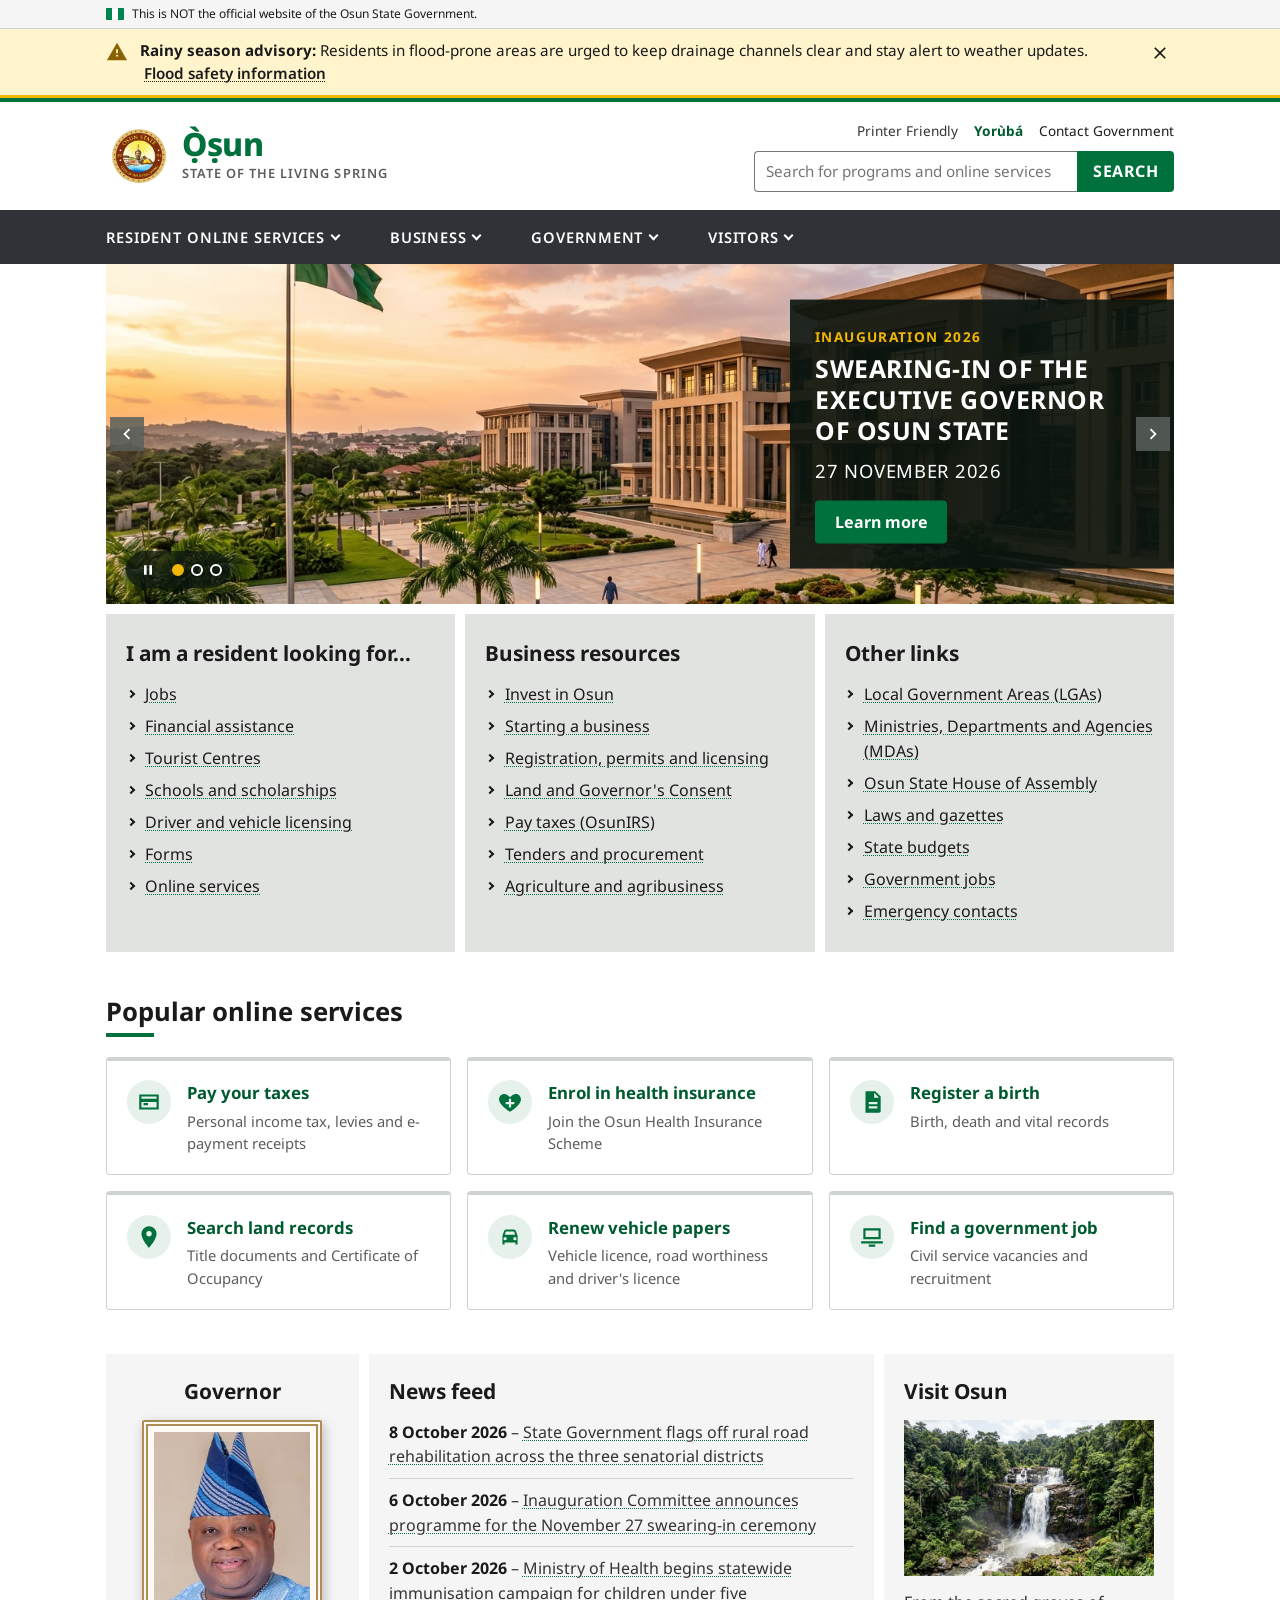
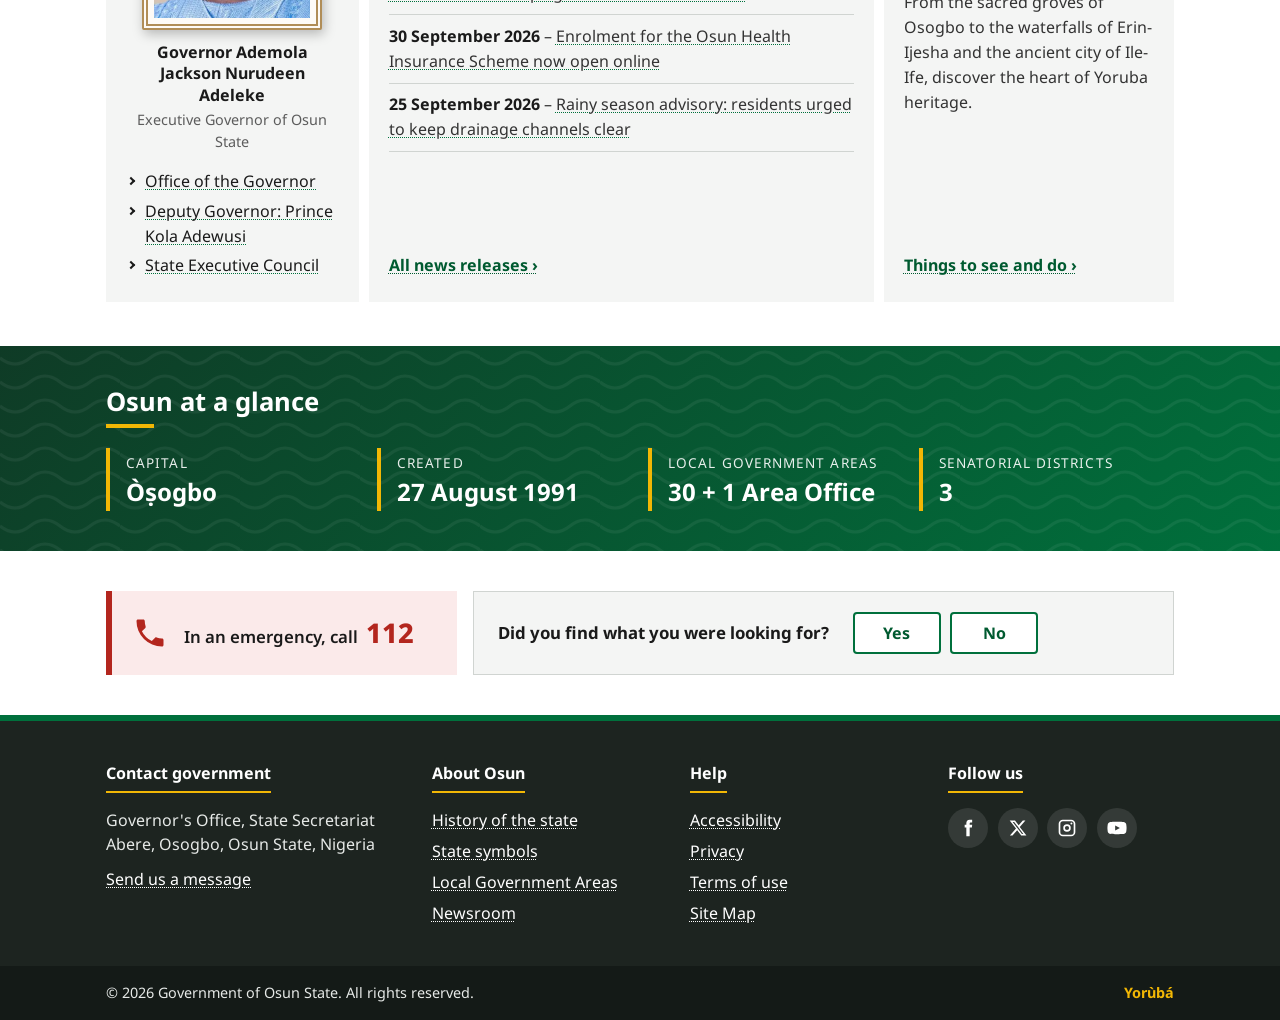
<file: index.html>
<!DOCTYPE html>
<html lang="en">

<head>
  <meta charset="UTF-8">
  <meta name="viewport" content="width=device-width, initial-scale=1.0">
  <title data-i18n="meta.title">Government of Osun State | State of the Living Spring</title>
  <meta name="description" data-i18n-attr="content:meta.description"
    content="Official website of the Government of Osun State, Nigeria. Find programs, online services, news and information for residents, businesses and visitors.">
  <meta name="theme-color" content="#00703c">
  <link rel="preconnect" href="https://fonts.googleapis.com">
  <link rel="preconnect" href="https://fonts.gstatic.com" crossorigin>
  <link href="https://fonts.googleapis.com/css2?family=Noto+Sans:wght@400;600;700;800&display=swap" rel="stylesheet">
  <link rel="stylesheet" href="styles.css">
</head>

<body>
  <a class="skip-link" href="#main" data-i18n="a11y.skip">Skip to main content</a>

  <!-- ============ OFFICIAL TOP BAR ============ -->
  <div class="official-topbar" aria-label="Not official government website" data-i18n-attr="aria-label:topbar.label">
    <div class="container official-topbar__inner">
      <svg class="official-topbar__flag" viewBox="0 0 24 16" width="18" height="12" aria-hidden="true"
        focusable="false">
        <rect width="8" height="16" fill="#008751" />
        <rect x="8" width="8" height="16" fill="#ffffff" />
        <rect x="16" width="8" height="16" fill="#008751" />
        <rect width="24" height="16" fill="none" stroke="rgba(0, 0, 0, 0.15)" stroke-width="1" />
      </svg>
      <span class="official-topbar__text" data-i18n="topbar.official">This is NOT the official website of the Osun State
        Government.</span>
    </div>
  </div>

  <!-- ============ ALERT BANNER ============ -->
  <div class="alert" id="site-alert" role="region" aria-labelledby="alert-title">
    <div class="container alert__inner">
      <svg class="alert__icon" viewBox="0 0 24 24" aria-hidden="true">
        <path d="M12 2 1 21h22L12 2zm1 15h-2v-2h2v2zm0-4h-2V9h2v4z" />
      </svg>
      <p class="alert__text">
        <strong id="alert-title" data-i18n="alert.title">Rainy season advisory:</strong>
        <span data-i18n="alert.body">Residents in flood-prone areas are urged to keep drainage channels clear and stay
          alert to weather updates.</span>
        <a href="#" data-i18n="alert.link">Flood safety information</a>
      </p>
      <button class="alert__close" type="button" data-i18n-attr="aria-label:alert.dismiss" aria-label="Dismiss alert">
        <svg viewBox="0 0 24 24" aria-hidden="true">
          <path d="M19 6.4 17.6 5 12 10.6 6.4 5 5 6.4 10.6 12 5 17.6 6.4 19 12 13.4 17.6 19 19 17.6 13.4 12z" />
        </svg>
      </button>
    </div>
  </div>

  <!-- ============ HEADER ============ -->
  <header class="site-header">
    <div class="container site-header__inner">
      <a class="brand" href="index.html" data-i18n-attr="aria-label:brand.home"
        aria-label="Government of Osun State home">
        <img class="brand__emblem" src="assets/images/osun-logo.jpg" alt="Osun State Logo" width="64" height="64">
        <span class="brand__text">
          <span class="brand__name" data-i18n="brand.name">Ọ̀ṣun</span>
          <span class="brand__tagline" data-i18n="brand.tagline">State of the Living Spring</span>
        </span>
      </a>

      <div class="site-header__tools">
        <ul class="utility-nav" aria-label="Utility" data-i18n-attr="aria-label:utility.label">
          <li><button type="button" class="link-button" id="print-btn" data-i18n="utility.print">Printer
              Friendly</button></li>
          <li><button type="button" class="link-button lang-toggle" lang="yo" data-lang-toggle>Yorùbá</button></li>

          <li><a href="#contact" data-i18n="utility.contact">Contact Government</a></li>
        </ul>

        <form class="search" role="search" id="search-form" action="#" autocomplete="off">
          <label class="visually-hidden" for="search-input" data-i18n="search.label">Search osunstate.gov.ng</label>
          <input class="search__input" id="search-input" type="search" name="q"
            placeholder="Search for programs and online services" data-i18n-attr="placeholder:search.placeholder"
            aria-controls="search-suggestions" aria-autocomplete="list" aria-expanded="false">
          <button class="search__button" type="submit" data-i18n="search.button">Search</button>
          <ul class="search__suggestions" id="search-suggestions" role="listbox" hidden></ul>
        </form>
      </div>

      <button class="menu-toggle" type="button" aria-expanded="false" aria-controls="primary-nav">
        <span class="menu-toggle__bars" aria-hidden="true"></span>
        <span data-i18n="nav.menu">Menu</span>
      </button>
    </div>

    <!-- ============ PRIMARY NAV ============ -->
    <nav class="primary-nav" id="primary-nav" aria-label="Main" data-i18n-attr="aria-label:nav.label">
      <ul class="container primary-nav__list">
        <li class="primary-nav__item">
          <button class="primary-nav__trigger" type="button" aria-expanded="false" aria-controls="mega-residents"
            data-i18n="nav.residents">Resident Online Services</button>
          <div class="mega" id="mega-residents" hidden>
            <div class="container mega__grid">
              <div>
                <h2 class="mega__heading" data-i18n="mega.health">Health</h2>
                <ul>
                  <li><a href="#" data-i18n="mega.health.1">Osun Health Insurance Scheme (OHIS)</a></li>
                  <li><a href="#" data-i18n="mega.health.2">Hospitals and primary health centres</a></li>
                  <li><a href="#" data-i18n="mega.health.3">Immunisation</a></li>
                </ul>
              </div>
              <div>
                <h2 class="mega__heading" data-i18n="mega.education">Education</h2>
                <ul>
                  <li><a href="#" data-i18n="mega.education.1">Public schools</a></li>
                  <li><a href="#" data-i18n="mega.education.2">Scholarships and bursaries</a></li>
                  <li><a href="#" data-i18n="mega.education.3">Tertiary institutions</a></li>
                </ul>
              </div>
              <div>
                <h2 class="mega__heading" data-i18n="mega.land">Land and housing</h2>
                <ul>
                  <li><a href="#" data-i18n="mega.land.1">Certificate of Occupancy</a></li>
                  <li><a href="#" data-i18n="mega.land.2">Land search and GIS</a></li>
                  <li><a href="#" data-i18n="mega.land.3">Building permits</a></li>
                </ul>
              </div>
              <div>
                <h2 class="mega__heading" data-i18n="mega.records">Records and identity</h2>
                <ul>
                  <li><a href="records/register-a-birth.html" data-i18n="mega.records.1">Birth and death registration</a></li>
                  <li><a href="#" data-i18n="mega.records.2">Certificate of state of origin</a></li>
                  <li><a href="#" data-i18n="mega.records.3">Driver and vehicle licensing</a></li>
                </ul>
              </div>
            </div>
          </div>
        </li>
        <li class="primary-nav__item">
          <button class="primary-nav__trigger" type="button" aria-expanded="false" aria-controls="mega-business"
            data-i18n="nav.business">Business</button>
          <div class="mega" id="mega-business" hidden>
            <div class="container mega__grid">
              <div>
                <h2 class="mega__heading" data-i18n="mega.start">Start and grow</h2>
                <ul>
                  <li><a href="#" data-i18n="mega.start.1">Starting a business</a></li>
                  <li><a href="#" data-i18n="mega.start.2">Registration and permits</a></li>
                  <li><a href="#" data-i18n="mega.start.3">Support for small businesses</a></li>
                </ul>
              </div>
              <div>
                <h2 class="mega__heading" data-i18n="mega.invest">Invest in Osun</h2>
                <ul>
                  <li><a href="#" data-i18n="mega.invest.1">Investment opportunities</a></li>
                  <li><a href="#" data-i18n="mega.invest.2">Agriculture and agribusiness</a></li>
                  <li><a href="#" data-i18n="mega.invest.3">Solid minerals</a></li>
                </ul>
              </div>
              <div>
                <h2 class="mega__heading" data-i18n="mega.tax">Taxes and procurement</h2>
                <ul>
                  <li><a href="taxes/pay-your-taxes.html" data-i18n="mega.tax.1">Pay taxes online (OSIRS)</a></li>
                  <li><a href="taxes/calculate-personal-income-tax.html" data-i18n="mega.tax.calc">Calculate personal income tax</a></li>
                  <li><a href="#" data-i18n="mega.tax.2">Tax clearance certificate</a></li>
                  <li><a href="#" data-i18n="mega.tax.3">Tenders and contracts</a></li>
                </ul>
              </div>
            </div>
          </div>
        </li>
        <li class="primary-nav__item">
          <button class="primary-nav__trigger" type="button" aria-expanded="false" aria-controls="mega-government"
            data-i18n="nav.government">Government</button>
          <div class="mega" id="mega-government" hidden>
            <div class="container mega__grid">
              <div>
                <h2 class="mega__heading" data-i18n="mega.exec">Executive</h2>
                <ul>
                  <li><a href="#" data-i18n="mega.exec.1">Office of the Governor</a></li>
                  <li><a href="#" data-i18n="mega.exec.2">Office of the Deputy Governor</a></li>
                  <li><a href="#" data-i18n="mega.exec.3">State Executive Council</a></li>
                </ul>
              </div>
              <div>
                <h2 class="mega__heading" data-i18n="mega.arms">Legislature and judiciary</h2>
                <ul>
                  <li><a href="#" data-i18n="mega.arms.1">Osun State House of Assembly</a></li>
                  <li><a href="#" data-i18n="mega.arms.2">State Judiciary</a></li>
                  <li><a href="laws/laws-and-gazettes.html" data-i18n="mega.arms.3">Laws and gazettes</a></li>
                </ul>
              </div>
              <div>
                <h2 class="mega__heading" data-i18n="mega.orgs">Organisations</h2>
                <ul>
                  <li><a href="#" data-i18n="mega.orgs.1">Ministries, departments and agencies</a></li>
                  <li><a href="lgas/local-government-areas.html" data-i18n="mega.orgs.2">Local Government Areas</a></li>
                  <li><a href="#" data-i18n="mega.orgs.3">Budget and open data</a></li>
                  <li><a href="jobs/jobs.html" data-i18n="mega.orgs.jobs">Jobs and careers</a></li>
                </ul>
              </div>
            </div>
          </div>
        </li>
        <li class="primary-nav__item">
          <button class="primary-nav__trigger" type="button" aria-expanded="false" aria-controls="mega-visitors"
            data-i18n="nav.visitors">Visitors</button>
          <div class="mega" id="mega-visitors" hidden>
            <div class="container mega__grid">
              <div>
                <h2 class="mega__heading" data-i18n="mega.see">Places to see</h2>
                <ul>
                  <li><a href="tourism/tourist.html" data-i18n="mega.see.tourist">Tourist Centres</a></li>
                  <li><a href="tourism/plan-your-visit.html?site=osun-sacred-grove" data-i18n="mega.see.1">Osun-Osogbo Sacred
                      Grove</a></li>
                  <li><a href="tourism/plan-your-visit.html?site=olumirin-waterfall" data-i18n="mega.see.2">Olumirin Waterfall,
                      Erin-Ijesha</a></li>
                  <li><a href="tourism/plan-your-visit.html?site=oduduwa-shrine" data-i18n="mega.see.3">Ile-Ife, cradle of the
                      Yoruba</a></li>
                </ul>
              </div>
              <div>
                <h2 class="mega__heading" data-i18n="mega.events">Culture and events</h2>
                <ul>
                  <li><a href="#" data-i18n="mega.events.1">Osun-Osogbo Festival</a></li>
                  <li><a href="#" data-i18n="mega.events.2">Festivals calendar</a></li>
                  <li><a href="#" data-i18n="mega.events.3">Museums and arts</a></li>
                </ul>
              </div>
              <div>
                <h2 class="mega__heading" data-i18n="mega.plan">Plan your trip</h2>
                <ul>
                  <li><a href="tourism/plan-your-visit.html" data-i18n="plan.cta">Plan your visit</a></li>
                  <li><a href="#" data-i18n="mega.plan.1">Getting to Osun</a></li>
                  <li><a href="#" data-i18n="mega.plan.2">Hotels and accommodation</a></li>
                  <li><a href="#" data-i18n="mega.plan.3">Maps</a></li>
                </ul>
              </div>
            </div>
          </div>
        </li>
      </ul>
    </nav>
  </header>

  <main id="main" tabindex="-1">
    <h1 class="visually-hidden" data-i18n="meta.h1">Government of Osun State</h1>

    <!-- ============ HERO CAROUSEL ============ -->
    <section class="container hero" aria-roledescription="carousel" aria-label="Featured"
      data-i18n-attr="aria-label:hero.label">
      <div class="hero__viewport" aria-live="off" id="hero-viewport">
        <article class="hero__slide is-active" aria-roledescription="slide" aria-label="1 / 3">
          <img class="hero__img" src="assets/images/civic-centre.jpg" alt="" width="1376" height="768">
          <div class="hero__panel">
            <p class="hero__eyebrow" data-i18n="hero.1.eyebrow">Inauguration 2026</p>
            <h2 class="hero__title" data-i18n="hero.1.title">Swearing-in of the Executive Governor of Osun State</h2>
            <p class="hero__date"><time data-date="2026-11-27" datetime="2026-11-27">27 November 2026</time></p>
            <a class="btn btn--primary" href="#" data-i18n="hero.1.cta">Learn more</a>
          </div>
        </article>
        <article class="hero__slide" aria-roledescription="slide" aria-label="2 / 3">
          <img class="hero__img" src="assets/images/olumirin-waterfall.jpg" alt="" width="1376" height="768"
            loading="lazy">
          <div class="hero__panel">
            <p class="hero__eyebrow" data-i18n="hero.2.eyebrow">Osun at 35</p>
            <h2 class="hero__title" data-i18n="hero.2.title">Celebrating 35 years of statehood</h2>
            <p class="hero__date">1991 – 2026</p>
            <a class="btn btn--primary" href="#" data-i18n="hero.2.cta">Explore our history</a>
          </div>
        </article>
        <article class="hero__slide" aria-roledescription="slide" aria-label="3 / 3">
          <img class="hero__img" src="assets/images/osun-sacred-grove.jpg" alt="" width="1376" height="768"
            loading="lazy">
          <div class="hero__panel">
            <p class="hero__eyebrow" data-i18n="hero.3.eyebrow">Visit Osun</p>
            <h2 class="hero__title" data-i18n="hero.3.title">Osun-Osogbo Sacred Grove, a UNESCO World Heritage Site</h2>
            <p class="hero__date" data-i18n="hero.3.sub">Open to visitors all year round</p>
            <a class="btn btn--primary" href="tourism/plan-your-visit.html?site=osun-sacred-grove" data-i18n="hero.3.cta">Plan
              your visit</a>
          </div>
        </article>
      </div>

      <button class="hero__arrow hero__arrow--prev" type="button" data-hero-prev data-i18n-attr="aria-label:hero.prev"
        aria-label="Previous slide">
        <svg viewBox="0 0 24 24" aria-hidden="true">
          <path d="M15.4 7.4 14 6l-6 6 6 6 1.4-1.4L10.8 12z" />
        </svg>
      </button>
      <button class="hero__arrow hero__arrow--next" type="button" data-hero-next data-i18n-attr="aria-label:hero.next"
        aria-label="Next slide">
        <svg viewBox="0 0 24 24" aria-hidden="true">
          <path d="M8.6 16.6 10 18l6-6-6-6-1.4 1.4 4.6 4.6z" />
        </svg>
      </button>

      <div class="hero__controls">
        <button class="hero__pause" type="button" data-hero-pause aria-pressed="false">
          <svg class="icon-pause" viewBox="0 0 24 24" aria-hidden="true">
            <path d="M6 5h4v14H6zm8 0h4v14h-4z" />
          </svg>
          <svg class="icon-play" viewBox="0 0 24 24" aria-hidden="true">
            <path d="M8 5v14l11-7z" />
          </svg>
          <span class="visually-hidden" data-hero-pause-label data-i18n="hero.pause">Pause slideshow</span>
        </button>
        <div class="hero__dots" role="group" aria-label="Choose slide" data-i18n-attr="aria-label:hero.choose">
          <button type="button" class="hero__dot" aria-label="1" aria-current="true"></button>
          <button type="button" class="hero__dot" aria-label="2"></button>
          <button type="button" class="hero__dot" aria-label="3"></button>
        </div>
      </div>
    </section>

    <!-- ============ QUICK LINK BOXES ============ -->
    <section class="container link-boxes" aria-label="Quick links" data-i18n-attr="aria-label:boxes.label">
      <div class="link-box">
        <h2 class="link-box__title" data-i18n="boxes.resident">I am a resident looking for...</h2>
        <ul class="chevron-list">
          <li><a href="jobs/jobs.html" data-i18n="boxes.resident.2">Jobs</a></li>
          <li><a href="#" data-i18n="boxes.resident.1">Financial assistance</a></li>
          <li><a href="tourism/tourist.html" data-i18n="boxes.resident.3">Tourist Centres</a></li>
          <li><a href="#" data-i18n="boxes.resident.4">Schools and scholarships</a></li>
          <li><a href="#" data-i18n="boxes.resident.5">Driver and vehicle licensing</a></li>
          <li><a href="#" data-i18n="boxes.resident.7">Forms</a></li>
          <li><a href="#" data-i18n="boxes.resident.8">Online services</a></li>
        </ul>
      </div>
      <div class="link-box">
        <h2 class="link-box__title" data-i18n="boxes.business">Business resources</h2>
        <ul class="chevron-list">
          <li><a href="#" data-i18n="boxes.business.2">Invest in Osun</a></li>
          <li><a href="#" data-i18n="boxes.business.1">Starting a business</a></li>
          <li><a href="#" data-i18n="boxes.business.3">Registration, permits and licensing</a></li>
          <li><a href="#" data-i18n="boxes.resident.6">Land and Governor's Consent</a></li>
          <li><a href="https://irs.os.gov.ng/" data-i18n="boxes.business.4">Pay taxes (OsunIRS)</a></li>
          <li><a href="#" data-i18n="boxes.business.5">Tenders and procurement</a></li>
          <li><a href="#" data-i18n="boxes.business.6">Agriculture and agribusiness</a></li>
        </ul>
      </div>
      <div class="link-box">
        <h2 class="link-box__title" data-i18n="boxes.other">Other links</h2>
        <ul class="chevron-list">
          <li><a href="lgas/local-government-areas.html" data-i18n="boxes.other.3">Local Government Areas (LGAs)</a></li>
          <li><a href="#" data-i18n="boxes.other.1">Ministries, Departments and Agencies (MDAs)</a></li>
          <li><a href="#" data-i18n="boxes.other.2">Osun State House of Assembly</a></li>
          <li><a href="laws/laws-and-gazettes.html" data-i18n="boxes.other.4">Laws and gazettes</a></li>
          <li><a href="#" data-i18n="boxes.other.5">State budgets</a></li>
          <li><a href="jobs/jobs.html" data-i18n="boxes.other.6">Government jobs</a></li>
          <li><a href="#" data-i18n="boxes.other.7">Emergency contacts</a></li>
        </ul>
      </div>
    </section>

    <!-- ============ POPULAR SERVICES (Ontario-style cards) ============ -->
    <section class="container services" aria-labelledby="services-title">
      <h2 class="section-title" id="services-title" data-i18n="services.title">Popular online services</h2>
      <ul class="services__grid">
        <li><a class="service-card" href="taxes/pay-your-taxes.html">
            <svg class="service-card__icon" viewBox="0 0 24 24" aria-hidden="true">
              <path d="M3 5h18v14H3zm2 2v2h14V7zm0 5v5h14v-5zm2 1h4v2H7z" />
            </svg>
            <span class="service-card__title" data-i18n="services.1.title">Pay your taxes</span>
            <span class="service-card__desc" data-i18n="services.1.desc">Personal income tax, levies and e-payment
              receipts</span>
          </a></li>
        <li><a class="service-card" href="#">
            <svg class="service-card__icon" viewBox="0 0 24 24" aria-hidden="true">
              <path
                d="M12 21s-7.5-4.6-9.6-9.3C.9 8.3 3 4.5 6.7 4.5c2.1 0 3.6 1.2 5.3 3.1 1.7-1.9 3.2-3.1 5.3-3.1 3.7 0 5.8 3.8 4.3 7.2C19.5 16.4 12 21 12 21zm-1-12v3H8v2h3v3h2v-3h3v-2h-3V9z" />
            </svg>
            <span class="service-card__title" data-i18n="services.2.title">Enrol in health insurance</span>
            <span class="service-card__desc" data-i18n="services.2.desc">Join the Osun Health Insurance Scheme</span>
          </a></li>
        <li><a class="service-card" href="records/register-a-birth.html">
            <svg class="service-card__icon" viewBox="0 0 24 24" aria-hidden="true">
              <path d="M6 2h9l5 5v15H6zm8 1.5V8h4.5zM9 12v2h8v-2zm0 4v2h8v-2z" />
            </svg>
            <span class="service-card__title" data-i18n="services.3.title">Register a birth</span>
            <span class="service-card__desc" data-i18n="services.3.desc">Birth, death and vital records</span>
          </a></li>
        <li><a class="service-card" href="#">
            <svg class="service-card__icon" viewBox="0 0 24 24" aria-hidden="true">
              <path
                d="M12 2a7 7 0 0 0-7 7c0 5.2 7 13 7 13s7-7.8 7-13a7 7 0 0 0-7-7zm0 9.5A2.5 2.5 0 1 1 12 6.5a2.5 2.5 0 0 1 0 5z" />
            </svg>
            <span class="service-card__title" data-i18n="services.4.title">Search land records</span>
            <span class="service-card__desc" data-i18n="services.4.desc">Title documents and Certificate of
              Occupancy</span>
          </a></li>
        <li><a class="service-card" href="#">
            <svg class="service-card__icon" viewBox="0 0 24 24" aria-hidden="true">
              <path
                d="M5 11 6.5 6.5A2 2 0 0 1 8.4 5h7.2a2 2 0 0 1 1.9 1.5L19 11v8h-2v-2H7v2H5zm2.2-1h9.6l-1-3H8.2zM7.5 12a1.5 1.5 0 1 0 0 3 1.5 1.5 0 0 0 0-3zm9 0a1.5 1.5 0 1 0 0 3 1.5 1.5 0 0 0 0-3z" />
            </svg>
            <span class="service-card__title" data-i18n="services.5.title">Renew vehicle papers</span>
            <span class="service-card__desc" data-i18n="services.5.desc">Vehicle licence, road worthiness and driver's
              licence</span>
          </a></li>
        <li><a class="service-card" href="jobs/jobs.html">
            <svg class="service-card__icon" viewBox="0 0 24 24" aria-hidden="true">
              <path d="M4 4h16v10H4zm2 2v6h12V6zM2 16h20v2H2zm7 3h6v2H9z" />
            </svg>
            <span class="service-card__title" data-i18n="services.6.title">Find a government job</span>
            <span class="service-card__desc" data-i18n="services.6.desc">Civil service vacancies and recruitment</span>
          </a></li>
      </ul>
    </section>

    <!-- ============ GOVERNOR / NEWS / VISIT (Manitoba bottom row) ============ -->
    <section class="container feature-row" aria-label="Government news and features"
      data-i18n-attr="aria-label:feature.label">
      <div class="panel panel--governor">
        <h2 class="panel__title" data-i18n="gov.title">Governor</h2>
        <figure class="governor">
          <img class="governor__photo" src="assets/images/governor-ademola-adeleke.webp"
            alt="Portrait of the Governor of Osun State" data-i18n-attr="alt:gov.photoAlt" width="120" height="140">
          <figcaption>
            <strong class="governor__name">Governor Ademola Jackson Nurudeen Adeleke</strong>
            <span class="governor__role" data-i18n="gov.role">Executive Governor of Osun State</span>
          </figcaption>
        </figure>
        <ul class="chevron-list chevron-list--compact">
          <li><a href="#" data-i18n="gov.link1">Office of the Governor</a></li>
          <li><a href="#" data-i18n="gov.link2">Deputy Governor: Prince Kola Adewusi</a></li>
          <li><a href="#" data-i18n="gov.link3">State Executive Council</a></li>
        </ul>
      </div>

      <div class="panel panel--news">
        <h2 class="panel__title" data-i18n="news.title">News feed</h2>
        <!-- Sample headlines for the prototype: wire to the newsroom CMS/RSS feed -->
        <ul class="news-list">
          <li><time data-date="2026-10-08" datetime="2026-10-08">8 October 2026</time> – <a href="#"
              data-i18n="news.1">State Government flags off rural road rehabilitation across the three senatorial
              districts</a></li>
          <li><time data-date="2026-10-06" datetime="2026-10-06">6 October 2026</time> – <a href="#"
              data-i18n="news.2">Inauguration Committee announces programme for the November 27 swearing-in ceremony</a>
          </li>
          <li><time data-date="2026-10-02" datetime="2026-10-02">2 October 2026</time> – <a href="#"
              data-i18n="news.3">Ministry of Health begins statewide immunisation campaign for children under five</a>
          </li>
          <li><time data-date="2026-09-30" datetime="2026-09-30">30 September 2026</time> – <a href="#"
              data-i18n="news.4">Enrolment for the Osun Health Insurance Scheme now open online</a></li>
          <li><time data-date="2026-09-25" datetime="2026-09-25">25 September 2026</time> – <a href="#"
              data-i18n="news.5">Rainy season advisory: residents urged to keep drainage channels clear</a></li>
        </ul>
        <a class="more-link" href="#" data-i18n="news.all">All news releases</a>
      </div>

      <div class="panel panel--visit">
        <h2 class="panel__title" data-i18n="visit.title">Visit Osun</h2>
        <img class="visit__img" src="assets/images/olumirin-waterfall.jpg"
          alt="Olumirin Waterfall surrounded by tropical forest in Erin-Ijesha" data-i18n-attr="alt:visit.imgAlt"
          width="1376" height="768" loading="lazy">
        <p data-i18n="visit.body">From the sacred groves of Osogbo to the waterfalls of Erin-Ijesha and the ancient city
          of Ile-Ife, discover the heart of Yoruba heritage.</p>
        <a class="more-link" href="tourism/tourist.html" data-i18n="visit.cta">Things to see and do</a>
      </div>
    </section>

    <!-- ============ FACTS BAND ============ -->
    <section class="facts" aria-labelledby="facts-title">
      <div class="container">
        <h2 class="section-title section-title--light" id="facts-title" data-i18n="facts.title">Osun at a glance</h2>
        <dl class="facts__grid">
          <div class="fact">
            <dt data-i18n="facts.capital">Capital</dt>
            <dd data-i18n="facts.capital.value">Òṣogbo</dd>
          </div>
          <div class="fact">
            <dt data-i18n="facts.created">Created</dt>
            <dd><time data-date="1991-08-27" datetime="1991-08-27">27 August 1991</time></dd>
          </div>
          <div class="fact">
            <dt data-i18n="facts.lgas">Local Government Areas</dt>
            <dd data-i18n="facts.lgas.value">30 + 1 Area Office</dd>
          </div>
          <div class="fact">
            <dt data-i18n="facts.districts">Senatorial districts</dt>
            <dd>3</dd>
          </div>
        </dl>
      </div>
    </section>

    <!-- ============ EMERGENCY + FEEDBACK ============ -->
    <section class="container help-row">
      <div class="emergency" role="note">
        <svg viewBox="0 0 24 24" aria-hidden="true">
          <path
            d="M6.6 10.8a15.1 15.1 0 0 0 6.6 6.6l2.2-2.2c.3-.3.7-.4 1-.2 1.1.4 2.3.6 3.6.6.6 0 1 .4 1 1V20c0 .6-.4 1-1 1A17 17 0 0 1 3 4c0-.6.4-1 1-1h3.5c.6 0 1 .4 1 1 0 1.3.2 2.5.6 3.6.1.3 0 .7-.2 1z" />
        </svg>
        <p><span data-i18n="emergency.text">In an emergency, call</span> <a class="emergency__number"
            href="tel:112">112</a></p>
      </div>

      <div class="feedback" id="feedback">
        <div class="feedback__ask">
          <p class="feedback__q" id="feedback-q" data-i18n="feedback.q">Did you find what you were looking for?</p>
          <div class="feedback__buttons" role="group" aria-labelledby="feedback-q">
            <button type="button" class="btn btn--outline" data-feedback="yes" data-i18n="feedback.yes">Yes</button>
            <button type="button" class="btn btn--outline" data-feedback="no" data-i18n="feedback.no">No</button>
          </div>
        </div>
        <p class="feedback__thanks" role="status" hidden data-i18n="feedback.thanks">Thank you for your feedback.</p>
      </div>
    </section>
  </main>

  <!-- ============ FOOTER ============ -->
  <footer class="site-footer" id="contact">
    <div class="container site-footer__grid">
      <div>
        <h2 class="site-footer__heading" data-i18n="footer.contact">Contact government</h2>
        <address>
          <span data-i18n="footer.address1">Governor's Office, State Secretariat</span><br>
          <span data-i18n="footer.address2">Abere, Osogbo, Osun State, Nigeria</span>
        </address>
        <a href="#" data-i18n="footer.message">Send us a message</a>
      </div>
      <div>
        <h2 class="site-footer__heading" data-i18n="footer.about">About Osun</h2>
        <ul>
          <li><a href="#" data-i18n="footer.about.1">History of the state</a></li>
          <li><a href="#" data-i18n="footer.about.2">State symbols</a></li>
          <li><a href="lgas/local-government-areas.html" data-i18n="footer.about.3">Local Government Areas</a></li>
          <li><a href="#" data-i18n="footer.about.4">Newsroom</a></li>
        </ul>
      </div>
      <div>
        <h2 class="site-footer__heading" data-i18n="footer.help">Help</h2>
        <ul>
          <li><a href="#" data-i18n="footer.help.1">Accessibility</a></li>
          <li><a href="#" data-i18n="footer.help.2">Privacy</a></li>
          <li><a href="#" data-i18n="footer.help.3">Terms of use</a></li>
          <li><a href="#" data-i18n="utility.sitemap">Site Map</a></li>
        </ul>
      </div>
      <div>
        <h2 class="site-footer__heading" data-i18n="footer.follow">Follow us</h2>
        <ul class="social">
          <li><a href="#" aria-label="Facebook"><svg viewBox="0 0 24 24" aria-hidden="true">
                <path d="M14 8V6.5c0-.7.5-1 1-1h2V2h-3c-2.8 0-4 2-4 4.3V8H8v3.5h2V22h4V11.5h2.7L17 8z" />
              </svg></a></li>
          <li><a href="#" aria-label="X"><svg viewBox="0 0 24 24" aria-hidden="true">
                <path
                  d="M17.8 3h3.1l-6.8 7.7 8 10.3h-6.2l-4.9-6.3L5.4 21H2.3l7.3-8.3L2 3h6.4l4.4 5.8zm-1.1 16.2h1.7L7.4 4.7H5.6z" />
              </svg></a></li>
          <li><a href="#" aria-label="Instagram"><svg viewBox="0 0 24 24" aria-hidden="true">
                <path
                  d="M7 2h10a5 5 0 0 1 5 5v10a5 5 0 0 1-5 5H7a5 5 0 0 1-5-5V7a5 5 0 0 1 5-5zm0 2a3 3 0 0 0-3 3v10a3 3 0 0 0 3 3h10a3 3 0 0 0 3-3V7a3 3 0 0 0-3-3zm5 3.5a4.5 4.5 0 1 1 0 9 4.5 4.5 0 0 1 0-9zm0 2a2.5 2.5 0 1 0 0 5 2.5 2.5 0 0 0 0-5zM17.3 5.5a1.2 1.2 0 1 1 0 2.4 1.2 1.2 0 0 1 0-2.4z" />
              </svg></a></li>
          <li><a href="#" aria-label="YouTube"><svg viewBox="0 0 24 24" aria-hidden="true">
                <path
                  d="M23 7.2a3 3 0 0 0-2.1-2.1C19 4.6 12 4.6 12 4.6s-7 0-8.9.5A3 3 0 0 0 1 7.2 31 31 0 0 0 .5 12a31 31 0 0 0 .5 4.8 3 3 0 0 0 2.1 2.1c1.9.5 8.9.5 8.9.5s7 0 8.9-.5a3 3 0 0 0 2.1-2.1 31 31 0 0 0 .5-4.8 31 31 0 0 0-.5-4.8zM9.8 15V9l5.7 3z" />
              </svg></a></li>
        </ul>
      </div>
    </div>
    <div class="site-footer__bottom">
      <div class="container site-footer__bottom-inner">
        <p>&copy; <span id="year">2026</span> <span data-i18n="footer.copyright">Government of Osun State. All rights
            reserved.</span></p>
        <button type="button" class="link-button lang-toggle" lang="yo" data-lang-toggle>Yorùbá</button>
      </div>
    </div>
  </footer>

  <script type="module" src="scripts/index.js"></script>
</body>

</html>
</file>
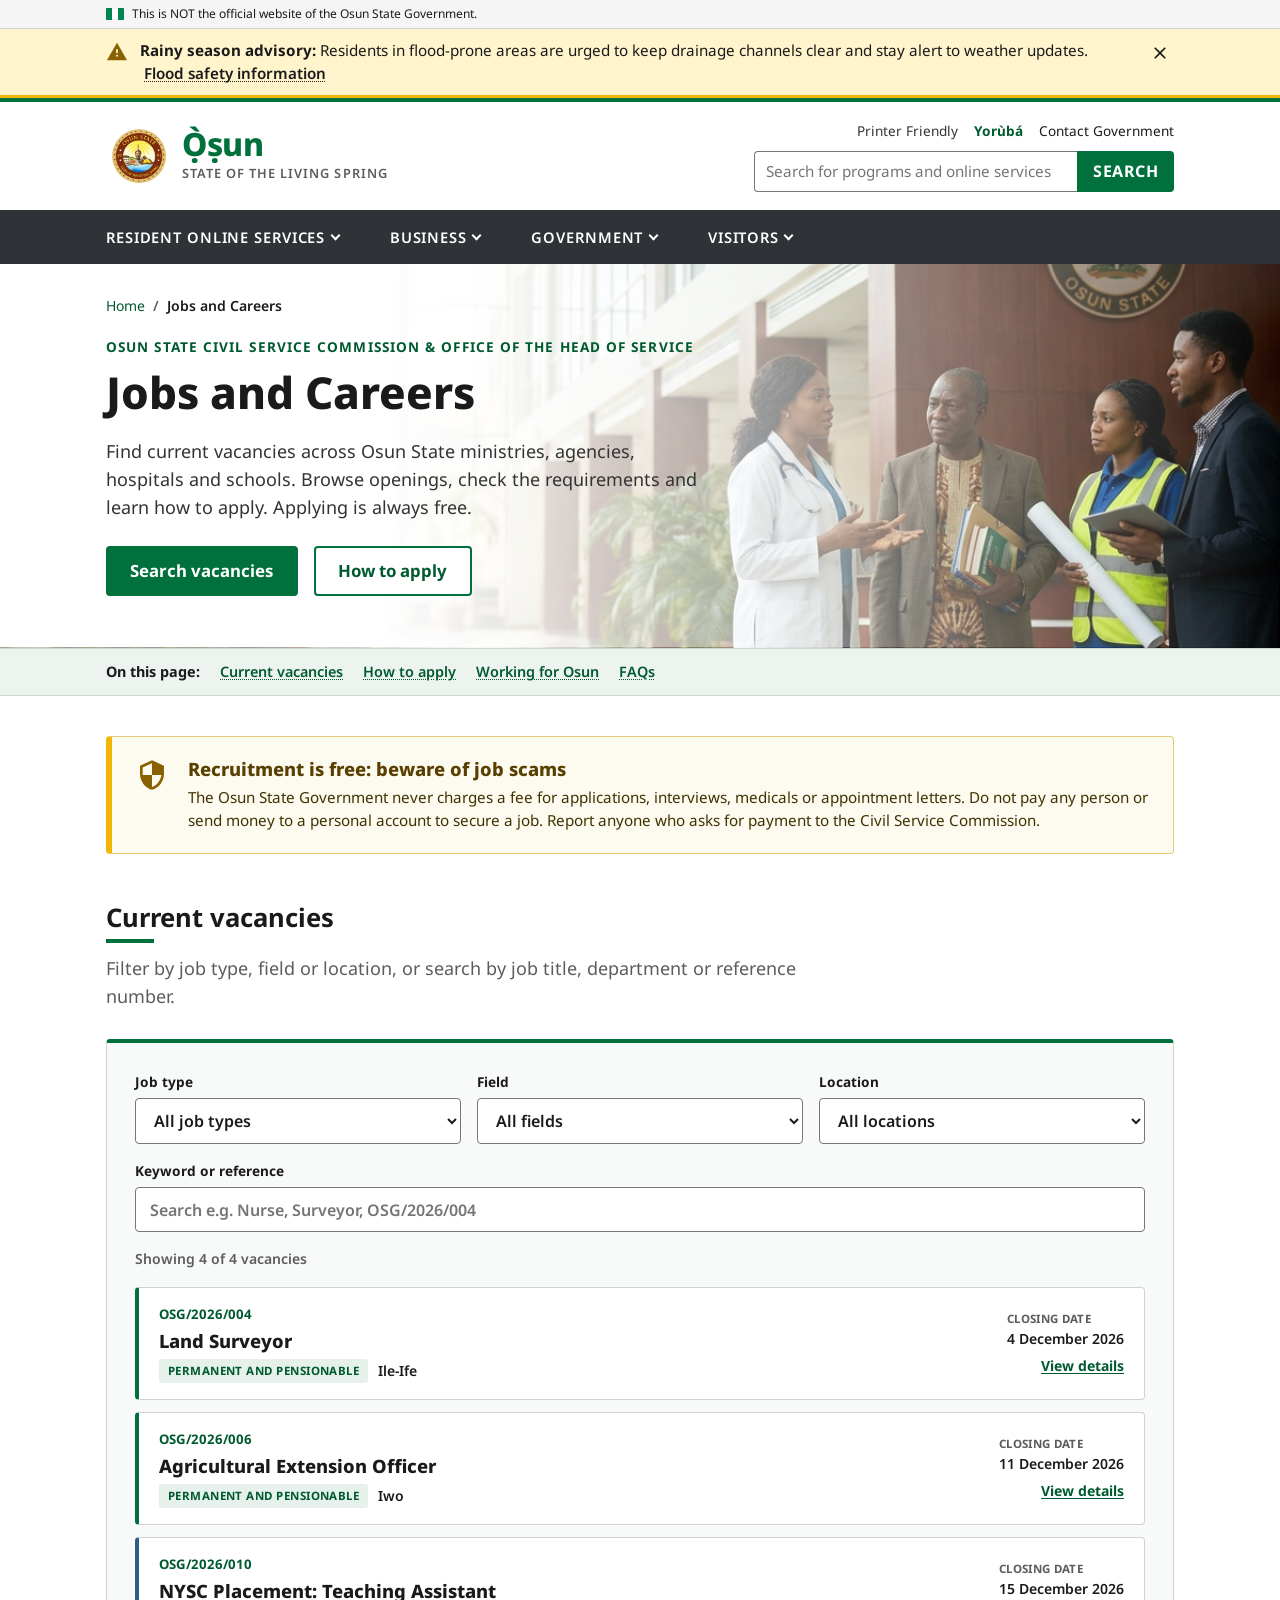
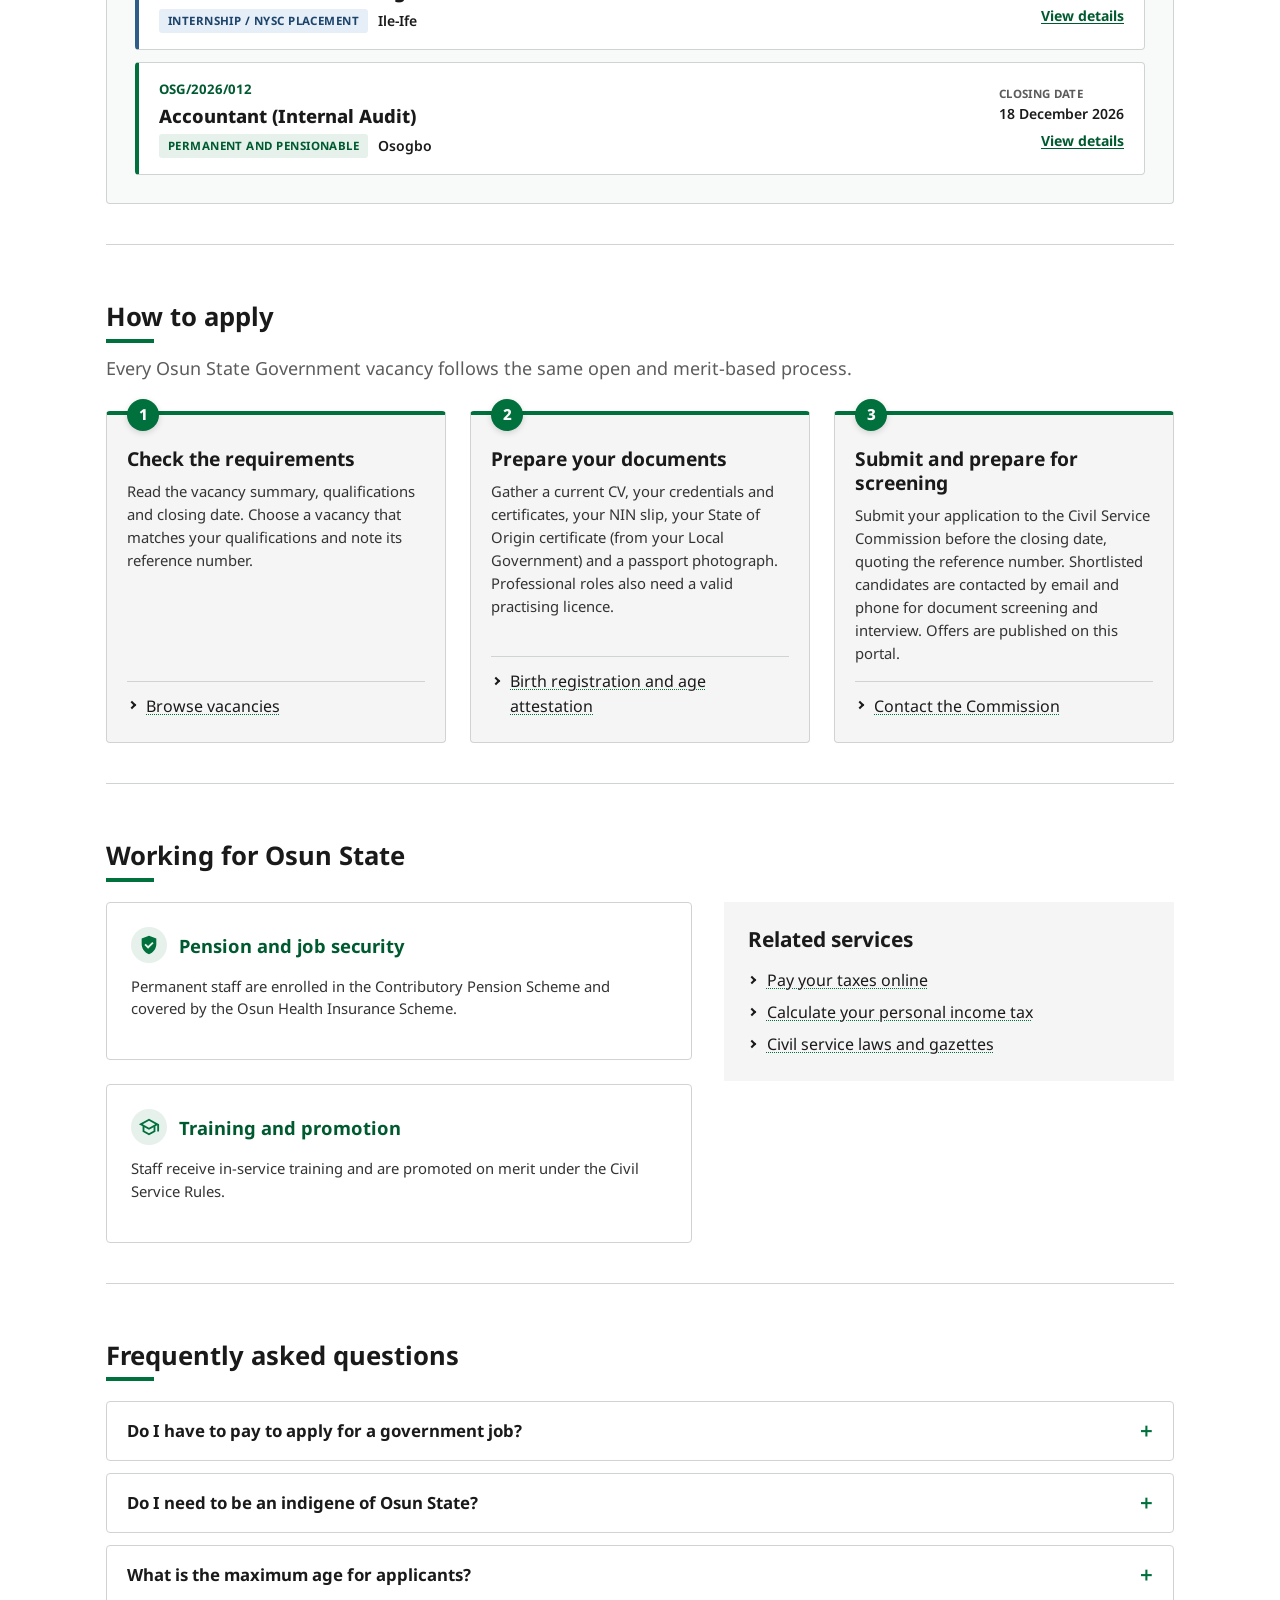
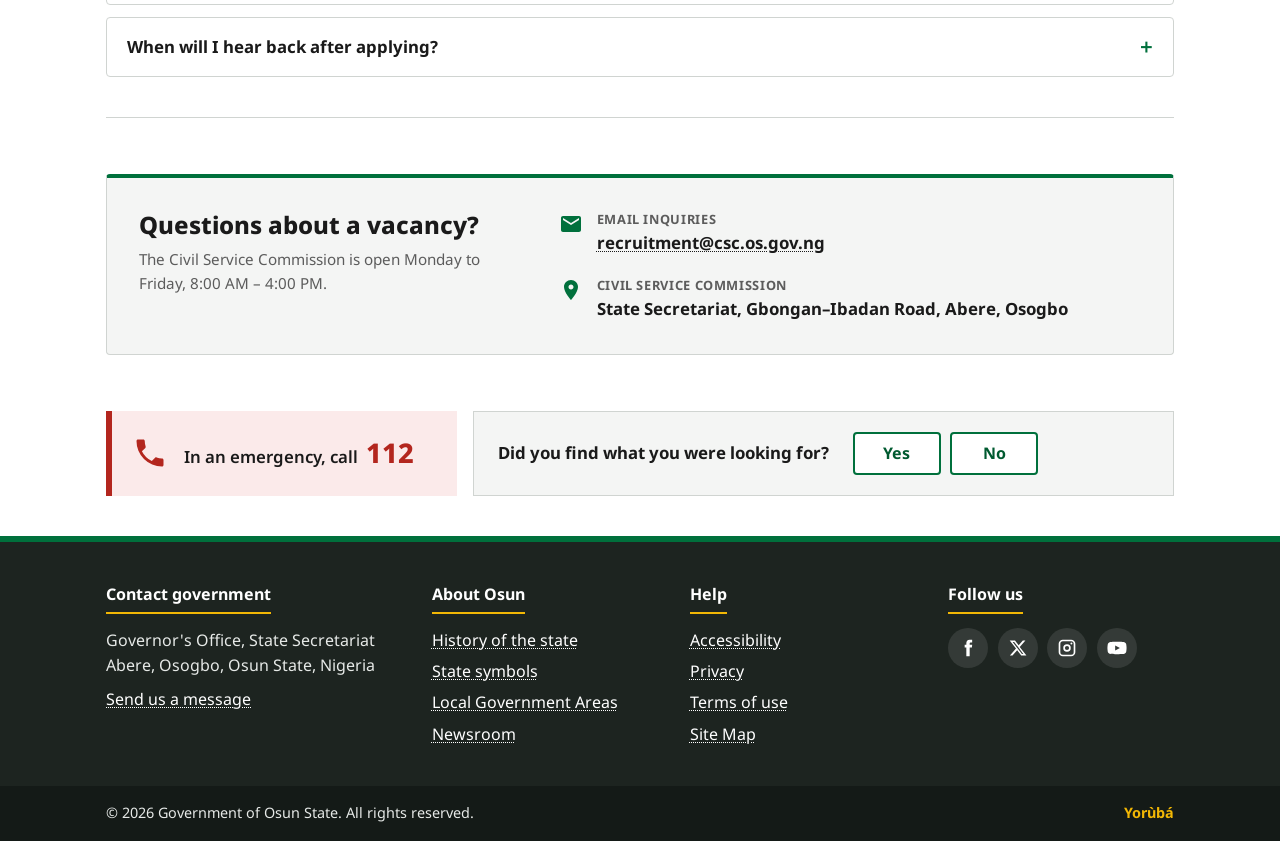
<file: jobs/jobs.html>
<!DOCTYPE html>
<html lang="en">

<head>
  <meta charset="UTF-8">
  <meta name="viewport" content="width=device-width, initial-scale=1.0">
  <title data-i18n="jobs.meta.title">Jobs and Careers | Government of Osun State</title>
  <meta name="description" data-i18n-attr="content:jobs.meta.description"
    content="Browse current job vacancies in Osun State Government ministries, agencies, hospitals and schools, check the requirements and learn how to apply.">
  <meta name="theme-color" content="#00703c">
  <link rel="preconnect" href="https://fonts.googleapis.com">
  <link rel="preconnect" href="https://fonts.gstatic.com" crossorigin>
  <link href="https://fonts.googleapis.com/css2?family=Noto+Sans:wght@400;600;700;800&display=swap" rel="stylesheet">
  <link rel="stylesheet" href="../styles.css">
  <link rel="canonical" href="https://osunstate.gov.ng/jobs/jobs.html">
</head>

<body>
  <a class="skip-link" href="#main" data-i18n="a11y.skip">Skip to main content</a>

  <!-- ============ OFFICIAL TOP BAR ============ -->
  <div class="official-topbar" aria-label="Official government website" data-i18n-attr="aria-label:topbar.label">
    <div class="container official-topbar__inner">
      <svg class="official-topbar__flag" viewBox="0 0 24 16" width="18" height="12" aria-hidden="true"
        focusable="false">
        <path d="M0 0h8v16H0zM16 0h8v16h-8z" fill="#008751" />
        <path d="M8 0h8v16H8z" fill="#ffffff" />
        <path d="M0 0h24v16H0z" fill="none" stroke="rgba(0, 0, 0, 0.15)" stroke-width="1" />
      </svg>
      <span class="official-topbar__text" data-i18n="topbar.official">This is NOT the official website of the Osun State
        Government.</span>
    </div>
  </div>

  <!-- ============ ALERT BANNER ============ -->
  <div class="alert" id="site-alert" role="region" aria-labelledby="alert-title">
    <div class="container alert__inner">
      <svg class="alert__icon" viewBox="0 0 24 24" aria-hidden="true">
        <path d="M12 2 1 21h22L12 2zm1 15h-2v-2h2v2zm0-4h-2V9h2v4z" />
      </svg>
      <p class="alert__text">
        <strong id="alert-title" data-i18n="alert.title">Rainy season advisory:</strong>
        <span data-i18n="alert.body">Residents in flood-prone areas are urged to keep drainage channels clear and stay
          alert to weather updates.</span>
        <a href="#" data-i18n="alert.link">Flood safety information</a>
      </p>
      <button class="alert__close" type="button" data-i18n-attr="aria-label:alert.dismiss" aria-label="Dismiss alert">
        <svg viewBox="0 0 24 24" aria-hidden="true">
          <path d="M19 6.4 17.6 5 12 10.6 6.4 5 5 6.4 10.6 12 5 17.6 6.4 19 12 13.4 17.6 19 19 17.6 13.4 12z" />
        </svg>
      </button>
    </div>
  </div>

  <!-- ============ HEADER ============ -->
  <header class="site-header">
    <div class="container site-header__inner">
      <a class="brand" href="../index.html" data-i18n-attr="aria-label:brand.home"
        aria-label="Government of Osun State home">
        <img class="brand__emblem" src="../assets/images/osun-logo.jpg" alt="Osun State Logo" width="64" height="64">
        <span class="brand__text">
          <span class="brand__name" data-i18n="brand.name">Ọ̀ṣun</span>
          <span class="brand__tagline" data-i18n="brand.tagline">State of the Living Spring</span>
        </span>
      </a>

      <div class="site-header__tools">
        <ul class="utility-nav" aria-label="Utility" data-i18n-attr="aria-label:utility.label">
          <li><button type="button" class="link-button" id="print-btn" data-i18n="utility.print">Printer
              Friendly</button></li>
          <li><button type="button" class="link-button lang-toggle" lang="yo" data-lang-toggle>Yorùbá</button></li>
          <li><a href="#contact" data-i18n="utility.contact">Contact Government</a></li>
        </ul>

        <form class="search" role="search" id="search-form" action="#" autocomplete="off">
          <label class="visually-hidden" for="search-input" data-i18n="search.label">Search osunstate.gov.ng</label>
          <input class="search__input" id="search-input" type="search" name="q"
            placeholder="Search for programs and online services" data-i18n-attr="placeholder:search.placeholder"
            aria-controls="search-suggestions" aria-autocomplete="list" aria-expanded="false">
          <button class="search__button" type="submit" data-i18n="search.button">Search</button>
          <ul class="search__suggestions" id="search-suggestions" role="listbox" hidden></ul>
        </form>
      </div>

      <button class="menu-toggle" type="button" aria-expanded="false" aria-controls="primary-nav">
        <span class="menu-toggle__bars" aria-hidden="true"></span>
        <span data-i18n="nav.menu">Menu</span>
      </button>
    </div>

    <!-- ============ PRIMARY NAV ============ -->
    <nav class="primary-nav" id="primary-nav" aria-label="Main" data-i18n-attr="aria-label:nav.label">
      <ul class="container primary-nav__list">
        <li class="primary-nav__item">
          <button class="primary-nav__trigger" type="button" aria-expanded="false" aria-controls="mega-residents"
            data-i18n="nav.residents">Resident Online Services</button>
          <div class="mega" id="mega-residents" hidden>
            <div class="container mega__grid">
              <div>
                <h2 class="mega__heading" data-i18n="mega.health">Health</h2>
                <ul>
                  <li><a href="#" data-i18n="mega.health.1">Osun Health Insurance Scheme (OHIS)</a></li>
                  <li><a href="#" data-i18n="mega.health.2">Hospitals and primary health centres</a></li>
                  <li><a href="#" data-i18n="mega.health.3">Immunisation</a></li>
                </ul>
              </div>
              <div>
                <h2 class="mega__heading" data-i18n="mega.education">Education</h2>
                <ul>
                  <li><a href="#" data-i18n="mega.education.1">Public schools</a></li>
                  <li><a href="#" data-i18n="mega.education.2">Scholarships and bursaries</a></li>
                  <li><a href="#" data-i18n="mega.education.3">Tertiary institutions</a></li>
                </ul>
              </div>
              <div>
                <h2 class="mega__heading" data-i18n="mega.land">Land and housing</h2>
                <ul>
                  <li><a href="#" data-i18n="mega.land.1">Certificate of Occupancy</a></li>
                  <li><a href="#" data-i18n="mega.land.2">Land search and GIS</a></li>
                  <li><a href="#" data-i18n="mega.land.3">Building permits</a></li>
                </ul>
              </div>
              <div>
                <h2 class="mega__heading" data-i18n="mega.records">Records and identity</h2>
                <ul>
                  <li><a href="../records/register-a-birth.html" data-i18n="mega.records.1">Birth and death
                      registration</a></li>
                  <li><a href="#" data-i18n="mega.records.2">Certificate of state of origin</a></li>
                  <li><a href="#" data-i18n="mega.records.3">Driver and vehicle licensing</a></li>
                </ul>
              </div>
            </div>
          </div>
        </li>
        <li class="primary-nav__item">
          <button class="primary-nav__trigger" type="button" aria-expanded="false" aria-controls="mega-business"
            data-i18n="nav.business">Business</button>
          <div class="mega" id="mega-business" hidden>
            <div class="container mega__grid">
              <div>
                <h2 class="mega__heading" data-i18n="mega.start">Start and grow</h2>
                <ul>
                  <li><a href="#" data-i18n="mega.start.1">Starting a business</a></li>
                  <li><a href="#" data-i18n="mega.start.2">Registration and permits</a></li>
                  <li><a href="#" data-i18n="mega.start.3">Support for small businesses</a></li>
                </ul>
              </div>
              <div>
                <h2 class="mega__heading" data-i18n="mega.invest">Invest in Osun</h2>
                <ul>
                  <li><a href="#" data-i18n="mega.invest.1">Investment opportunities</a></li>
                  <li><a href="#" data-i18n="mega.invest.2">Agriculture and agribusiness</a></li>
                  <li><a href="#" data-i18n="mega.invest.3">Solid minerals</a></li>
                </ul>
              </div>
              <div>
                <h2 class="mega__heading" data-i18n="mega.tax">Taxes and procurement</h2>
                <ul>
                  <li><a href="../taxes/pay-your-taxes.html" data-i18n="mega.tax.1">Pay taxes online (OSIRS)</a></li>
                  <li><a href="../taxes/calculate-personal-income-tax.html" data-i18n="mega.tax.calc">Calculate personal
                      income tax</a></li>
                  <li><a href="#" data-i18n="mega.tax.2">Tax clearance certificate</a></li>
                  <li><a href="#" data-i18n="mega.tax.3">Tenders and contracts</a></li>
                </ul>
              </div>
            </div>
          </div>
        </li>
        <li class="primary-nav__item">
          <button class="primary-nav__trigger" type="button" aria-expanded="false" aria-controls="mega-government"
            data-i18n="nav.government">Government</button>
          <div class="mega" id="mega-government" hidden>
            <div class="container mega__grid">
              <div>
                <h2 class="mega__heading" data-i18n="mega.exec">Executive</h2>
                <ul>
                  <li><a href="#" data-i18n="mega.exec.1">Office of the Governor</a></li>
                  <li><a href="#" data-i18n="mega.exec.2">Office of the Deputy Governor</a></li>
                  <li><a href="#" data-i18n="mega.exec.3">State Executive Council</a></li>
                </ul>
              </div>
              <div>
                <h2 class="mega__heading" data-i18n="mega.arms">Legislature and judiciary</h2>
                <ul>
                  <li><a href="#" data-i18n="mega.arms.1">Osun State House of Assembly</a></li>
                  <li><a href="#" data-i18n="mega.arms.2">State Judiciary</a></li>
                  <li><a href="../laws/laws-and-gazettes.html" data-i18n="mega.arms.3">Laws and gazettes</a>
                  </li>
                </ul>
              </div>
              <div>
                <h2 class="mega__heading" data-i18n="mega.orgs">Organisations</h2>
                <ul>
                  <li><a href="#" data-i18n="mega.orgs.1">Ministries, departments and agencies</a></li>
                  <li><a href="../lgas/local-government-areas.html" data-i18n="mega.orgs.2">Local Government Areas</a></li>
                  <li><a href="#" data-i18n="mega.orgs.3">Budget and open data</a></li>
                  <li><a href="jobs.html" aria-current="page" data-i18n="mega.orgs.jobs">Jobs and careers</a></li>
                </ul>
              </div>
            </div>
          </div>
        </li>
        <li class="primary-nav__item">
          <button class="primary-nav__trigger" type="button" aria-expanded="false" aria-controls="mega-visitors"
            data-i18n="nav.visitors">Visitors</button>
          <div class="mega" id="mega-visitors" hidden>
            <div class="container mega__grid">
              <div>
                <h2 class="mega__heading" data-i18n="mega.see">Places to see</h2>
                <ul>
                  <li><a href="../tourism/tourist.html" data-i18n="mega.see.tourist">Tourist Centres</a></li>
                  <li><a href="../tourism/plan-your-visit.html?site=osun-sacred-grove"
                      data-i18n="mega.see.1">Osun-Osogbo Sacred Grove</a></li>
                  <li><a href="../tourism/plan-your-visit.html?site=olumirin-waterfall" data-i18n="mega.see.2">Olumirin
                      Waterfall, Erin-Ijesha</a></li>
                  <li><a href="../tourism/plan-your-visit.html?site=oduduwa-shrine" data-i18n="mega.see.3">Ile-Ife,
                      cradle of the Yoruba</a></li>
                </ul>
              </div>
              <div>
                <h2 class="mega__heading" data-i18n="mega.events">Culture and events</h2>
                <ul>
                  <li><a href="#" data-i18n="mega.events.1">Osun-Osogbo Festival</a></li>
                  <li><a href="#" data-i18n="mega.events.2">Festivals calendar</a></li>
                  <li><a href="#" data-i18n="mega.events.3">Museums and arts</a></li>
                </ul>
              </div>
              <div>
                <h2 class="mega__heading" data-i18n="mega.plan">Plan your trip</h2>
                <ul>
                  <li><a href="../tourism/plan-your-visit.html" data-i18n="plan.cta">Plan your visit</a></li>
                  <li><a href="#" data-i18n="mega.plan.1">Getting to Osun</a></li>
                  <li><a href="#" data-i18n="mega.plan.2">Hotels and accommodation</a></li>
                  <li><a href="#" data-i18n="mega.plan.3">Maps</a></li>
                </ul>
              </div>
            </div>
          </div>
        </li>
      </ul>
    </nav>
  </header>

  <!-- ============ MAIN CONTENT ============ -->
  <main id="main" tabindex="-1">
    <div id="jobs-page" data-jobs-page>
      <div class="hero-bg hero-bg--jobs">
        <div class="container page-header page-header--with-breadcrumb tax-hero">
          <nav class="breadcrumb-nav" aria-label="Breadcrumb">
            <ol class="breadcrumbs">
              <li><a href="../index.html" data-i18n="laws.breadcrumb.home">Home</a></li>
              <li aria-current="page"><span data-i18n="jobs.title">Jobs and Careers</span></li>
            </ol>
          </nav>

          <div class="tax-hero__grid">
            <div>
              <p class="tax-hero__eyebrow" data-i18n="jobs.eyebrow">Osun State Civil Service Commission &amp; Office of the
                Head of Service</p>
              <h1 class="page-title" data-i18n="jobs.title">Jobs and Careers</h1>
              <p class="page-lead" data-i18n="jobs.lead">Find current vacancies across Osun State ministries, agencies,
                hospitals and schools. Browse openings, check the requirements and learn how to apply. Applying is always
                free.</p>
              <div class="tax-hero__actions">
                <a class="btn btn--primary btn--lg" href="#jobs-explorer" data-i18n="jobs.cta.search">Search vacancies</a>
                <a class="btn btn--outline btn--lg" href="#jobs-apply" data-i18n="jobs.cta.apply">How to apply</a>
              </div>
            </div>
          </div>
        </div>
      </div>

      <nav class="tax-toc" aria-labelledby="jobs-toc-label">
        <div class="container tax-toc__inner">
          <p class="tax-toc__label" id="jobs-toc-label" data-i18n="tax.toc.label">On this page:</p>
          <ul>
            <li><a href="#jobs-explorer" data-i18n="jobs.toc.1">Current vacancies</a></li>
            <li><a href="#jobs-apply" data-i18n="jobs.toc.2">How to apply</a></li>
            <li><a href="#jobs-benefits" data-i18n="jobs.toc.3">Working for Osun</a></li>
            <li><a href="#jobs-faq" data-i18n="jobs.toc.4">FAQs</a></li>
          </ul>
        </div>
      </nav>

      <div class="container">
        <div class="tax-notice" role="note" aria-labelledby="jobs-notice-title">
          <svg viewBox="0 0 24 24" aria-hidden="true" focusable="false">
            <path
              d="M12 1L3 5v6c0 5.55 3.84 10.74 9 12 5.16-1.26 9-6.45 9-12V5l-9-4zm0 10.99h7c-.53 4.12-3.28 7.79-7 8.94V12H5V6.3l7-3.11v8.8z" />
          </svg>
          <div>
            <h2 class="tax-notice__title" id="jobs-notice-title" data-i18n="jobs.notice.title">Recruitment is free: beware
              of job scams</h2>
            <p data-i18n="jobs.notice.body">The Osun State Government never charges a fee for applications, interviews,
              medicals or appointment letters. Do not pay any person or send money to a personal account to secure a job.
              Report anyone who asks for payment to the Civil Service Commission.</p>
          </div>
        </div>

        <!-- ============ VACANCY EXPLORER ============ -->
        <section class="tax-section" id="jobs-explorer" aria-labelledby="jobs-explorer-title">
          <h2 class="section-title" id="jobs-explorer-title" data-i18n="jobs.explorer.title">Current vacancies</h2>
          <p class="tax-section__lead" data-i18n="jobs.explorer.lead">Filter by job type, field or location, or search by
            job title, department or reference number.</p>

          <div class="birth-lga-finder laws-finder" id="jobs-directory">
            <div class="birth-lga-finder__header">
              <div class="jobs-finder__controls">
                <div class="birth-lga-finder__field">
                  <label for="jobs-type-filter" class="laws-filter-label" data-i18n="jobs.filter.type">Job type</label>
                  <select id="jobs-type-filter" class="birth-select">
                    <option value="all" data-i18n="jobs.type.all">All job types</option>
                    <option value="permanent" data-i18n="jobs.type.permanent">Permanent and pensionable</option>
                    <option value="contract" data-i18n="jobs.type.contract">Contract</option>
                    <option value="internship" data-i18n="jobs.type.internship">Internship / NYSC placement</option>
                  </select>
                </div>

                <div class="birth-lga-finder__field">
                  <label for="jobs-field-filter" class="laws-filter-label" data-i18n="jobs.filter.field">Field</label>
                  <select id="jobs-field-filter" class="birth-select">
                    <option value="all" data-i18n="jobs.field.all">All fields</option>
                    <option value="health" data-i18n="jobs.field.health">Health</option>
                    <option value="education" data-i18n="jobs.field.education">Education</option>
                    <option value="admin" data-i18n="jobs.field.admin">Administration and finance</option>
                    <option value="engineering" data-i18n="jobs.field.engineering">Engineering and works</option>
                    <option value="agriculture" data-i18n="jobs.field.agriculture">Agriculture</option>
                    <option value="ict" data-i18n="jobs.field.ict">Technology</option>
                  </select>
                </div>

                <div class="birth-lga-finder__field">
                  <label for="jobs-location-filter" class="laws-filter-label"
                    data-i18n="jobs.filter.location">Location</label>
                  <select id="jobs-location-filter" class="birth-select">
                    <option value="all" data-i18n="jobs.location.all">All locations</option>
                  </select>
                </div>

                <div class="birth-lga-finder__field jobs-finder__search">
                  <label for="jobs-search-input" class="laws-filter-label"
                    data-i18n="jobs.filter.search">Keyword or reference</label>
                  <input type="search" id="jobs-search-input" class="birth-search-input"
                    placeholder="Search e.g. Nurse, Surveyor, OSG/2026/004"
                    data-i18n-attr="placeholder:jobs.filter.placeholder" autocomplete="off">
                </div>
              </div>
            </div>

            <div class="laws-finder__status-bar">
              <p id="jobs-count" class="birth-lga-finder__count" role="status" aria-live="polite"></p>
              <button type="button" id="jobs-reset-filters" class="btn btn--outline btn--sm" hidden
                data-i18n="laws.explorer.reset">Clear filters</button>
            </div>

            <div id="jobs-list" class="jobs-list"></div>

            <div class="birth-lga-finder__more" id="jobs-more-wrap" hidden>
              <button type="button" id="jobs-more" class="btn btn--outline" data-i18n="jobs.showMore">Show more vacancies</button>
            </div>
          </div>
        </section>

        <!-- ============ HOW TO APPLY ============ -->
        <section class="tax-section" id="jobs-apply" aria-labelledby="jobs-apply-title">
          <h2 class="section-title" id="jobs-apply-title" data-i18n="jobs.apply.title">How to apply</h2>
          <p class="tax-section__lead" data-i18n="jobs.apply.lead">Every Osun State Government vacancy follows the same
            open and merit-based process.</p>

          <ol class="tax-steps">
            <li class="tax-step">
              <span class="tax-step__num" aria-hidden="true">1</span>
              <h3 class="tax-step__title" data-i18n="jobs.step1.title">Check the requirements</h3>
              <p data-i18n="jobs.step1.body">Read the vacancy summary, qualifications and closing date. Choose a vacancy
                that matches your qualifications and note its reference number.</p>
              <ul class="chevron-list chevron-list--compact tax-step__links">
                <li><a href="#jobs-explorer" data-i18n="jobs.step1.link">Browse vacancies</a></li>
              </ul>
            </li>
            <li class="tax-step">
              <span class="tax-step__num" aria-hidden="true">2</span>
              <h3 class="tax-step__title" data-i18n="jobs.step2.title">Prepare your documents</h3>
              <p data-i18n="jobs.step2.body">Gather a current CV, your credentials and certificates, your NIN slip,
                your State of Origin certificate (from your Local Government) and a passport photograph. Professional
                roles also need a valid practising licence.</p>
              <ul class="chevron-list chevron-list--compact tax-step__links">
                <li><a href="../records/register-a-birth.html" data-i18n="jobs.step2.link">Birth registration and age
                    attestation</a></li>
              </ul>
            </li>
            <li class="tax-step">
              <span class="tax-step__num" aria-hidden="true">3</span>
              <h3 class="tax-step__title" data-i18n="jobs.step3.title">Submit and prepare for screening</h3>
              <p data-i18n="jobs.step3.body">Submit your application to the Civil Service Commission before the closing
                date, quoting the reference number. Shortlisted candidates are contacted by email and phone for
                document screening and interview. Offers are published on this portal.</p>
              <ul class="chevron-list chevron-list--compact tax-step__links">
                <li><a href="#jobs-help" data-i18n="jobs.step3.link">Contact the Commission</a></li>
              </ul>
            </li>
          </ol>
        </section>

        <!-- ============ WORKING FOR OSUN ============ -->
        <section class="tax-section" id="jobs-benefits" aria-labelledby="jobs-benefits-title">
          <h2 class="section-title" id="jobs-benefits-title" data-i18n="jobs.benefits.title">Working for Osun State</h2>
          <div class="tax-split">
            <div>
              <ul class="tax-types">
                <li class="tax-type">
                  <div class="tax-type__head">
                    <svg class="tax-type__icon" viewBox="0 0 24 24" aria-hidden="true" focusable="false">
                      <path
                        d="M12 2 4 5v6c0 5 3.4 9.7 8 11 4.6-1.3 8-6 8-11V5l-8-3zm-1 14-4-4 1.4-1.4L11 13.2l4.6-4.6L17 10l-6 6z" />
                    </svg>
                    <h3 class="tax-type__title" data-i18n="jobs.benefit1.title">Pension and job security</h3>
                  </div>
                  <p data-i18n="jobs.benefit1.body">Permanent staff are enrolled in the Contributory Pension Scheme and
                    covered by the Osun Health Insurance Scheme.</p>
                </li>
                <li class="tax-type">
                  <div class="tax-type__head">
                    <svg class="tax-type__icon" viewBox="0 0 24 24" aria-hidden="true" focusable="false">
                      <path
                        d="M12 3 1 9l4 2.2v6L12 21l7-3.8v-6l2-1.1V17h2V9L12 3zm0 2.3L18.8 9 12 12.7 5.2 9 12 5.3zM17 16l-5 2.7L7 16v-3.7l5 2.7 5-2.7V16z" />
                    </svg>
                    <h3 class="tax-type__title" data-i18n="jobs.benefit2.title">Training and promotion</h3>
                  </div>
                  <p data-i18n="jobs.benefit2.body">Staff receive in-service training and are promoted on merit under
                    the Civil Service Rules.</p>
                </li>
              </ul>
            </div>

            <div class="panel tax-after">
              <h3 class="panel__title" data-i18n="jobs.resources.title">Related services</h3>
              <ul class="chevron-list">
                <li><a href="../taxes/pay-your-taxes.html" data-i18n="jobs.resources.1">Pay your taxes online</a></li>
                <li><a href="../taxes/calculate-personal-income-tax.html" data-i18n="jobs.resources.2">Calculate your
                    personal income tax</a></li>
                <li><a href="../laws/laws-and-gazettes.html" data-i18n="jobs.resources.3">Civil service laws and
                    gazettes</a></li>
              </ul>
            </div>
          </div>
        </section>

        <!-- ============ FAQ ============ -->
        <section class="tax-section" id="jobs-faq" aria-labelledby="jobs-faq-title">
          <h2 class="section-title" id="jobs-faq-title" data-i18n="laws.faq.title">Frequently asked questions</h2>
          <div class="tax-faq">
            <details>
              <summary data-i18n="jobs.faq.q1">Do I have to pay to apply for a government job?</summary>
              <div class="tax-faq__answer">
                <p data-i18n="jobs.faq.a1">No. Application, screening, interview and appointment are free. Anyone asking
                  for money is committing fraud; report them to the Civil Service Commission or the police.</p>
              </div>
            </details>
            <details>
              <summary data-i18n="jobs.faq.q2">Do I need to be an indigene of Osun State?</summary>
              <div class="tax-faq__answer">
                <p data-i18n="jobs.faq.a2">Most vacancies are open to all Nigerians who meet the qualifications.
                  Where a vacancy is restricted to indigenes, the summary says so and you must provide a State of Origin
                  certificate from your Local Government.</p>
              </div>
            </details>
            <details>
              <summary data-i18n="jobs.faq.q3">What is the maximum age for applicants?</summary>
              <div class="tax-faq__answer">
                <p data-i18n="jobs.faq.a3">Entry-level posts normally require applicants to be 35 or younger.
                  Professional and senior posts state their own age limit in the vacancy. You may be asked for an age
                  declaration or birth certificate.</p>
              </div>
            </details>
            <details>
              <summary data-i18n="jobs.faq.q4">When will I hear back after applying?</summary>
              <div class="tax-faq__answer">
                <p data-i18n="jobs.faq.a4">Shortlisted candidates are contacted within four weeks of the closing date.
                  If you have not been contacted by then, your application was not shortlisted.</p>
              </div>
            </details>
          </div>
        </section>

        <!-- ============ CONTACT ============ -->
        <section class="tax-section tax-contact" id="jobs-help" aria-labelledby="jobs-help-title">
          <div>
            <h2 class="tax-contact__title" id="jobs-help-title" data-i18n="jobs.help.title">Questions about a
              vacancy?</h2>
            <p class="tax-contact__lead" data-i18n="jobs.help.body">The Civil Service Commission is open Monday to
              Friday, 8:00 AM – 4:00 PM.</p>
          </div>
          <ul class="tax-contact__list">
            <li class="tax-contact__item">
              <svg viewBox="0 0 24 24" aria-hidden="true" focusable="false">
                <path
                  d="M20 4H4c-1.1 0-1.99.9-1.99 2L2 18c0 1.1.9 2 2 2h16c1.1 0 2-.9 2-2V6c0-1.1-.9-2-2-2zm0 4l-8 5-8-5V6l8 5 8-5v2z" />
              </svg>
              <div>
                <span class="tax-contact__label" data-i18n="laws.help.email">Email inquiries</span>
                <a class="tax-contact__value" href="mailto:recruitment@csc.os.gov.ng">recruitment@csc.os.gov.ng</a>
              </div>
            </li>
            <li class="tax-contact__item">
              <svg viewBox="0 0 24 24" aria-hidden="true" focusable="false">
                <path
                  d="M12 2C8.13 2 5 5.13 5 9c0 5.25 7 13 7 13s7-7.75 7-13c0-3.87-3.13-7-7-7zm0 9.5c-1.38 0-2.5-1.12-2.5-2.5s1.12-2.5 2.5-2.5 2.5 1.12 2.5 2.5-1.12 2.5-2.5 2.5z" />
              </svg>
              <div>
                <span class="tax-contact__label" data-i18n="jobs.help.office">Civil Service Commission</span>
                <span class="tax-contact__value" data-i18n="jobs.help.addr">State Secretariat, Gbongan–Ibadan Road,
                  Abere, Osogbo</span>
              </div>
            </li>
          </ul>
        </section>
      </div>

      <!-- ============ JOB DETAIL MODAL ============ -->
      <dialog class="itinerary-modal law-modal" id="job-detail-modal" aria-labelledby="job-modal-title">
        <div class="itinerary-card">
          <div class="itinerary-card__header">
            <div>
              <span class="itinerary-card__eyebrow" id="job-modal-badge"></span>
              <h2 id="job-modal-title"></h2>
            </div>
            <button type="button" class="itinerary-modal__close" data-close-job-modal data-i18n-attr="aria-label:jobs.modal.close"
              aria-label="Close vacancy details">
              <svg viewBox="0 0 24 24" width="22" height="22" aria-hidden="true">
                <path
                  d="M19 6.4 17.6 5 12 10.6 6.4 5 5 6.4 10.6 12 5 17.6 6.4 19 12 13.4 17.6 19 19 17.6 13.4 12z" />
              </svg>
            </button>
          </div>
          <div class="itinerary-card__body" id="job-modal-body"></div>
          <div class="itinerary-card__footer">
            <button type="button" class="btn btn--primary" id="job-modal-apply-btn" data-i18n="jobs.modal.apply">How to
              apply</button>
            <button type="button" class="btn btn--outline" id="job-modal-print-btn"
              data-i18n="laws.modal.print">Print summary</button>
          </div>
        </div>
      </dialog>

      <!-- ============ EMERGENCY + FEEDBACK ============ -->
      <section class="container help-row">
        <div class="emergency" role="note">
          <svg viewBox="0 0 24 24" aria-hidden="true">
            <path
              d="M6.6 10.8a15.1 15.1 0 0 0 6.6 6.6l2.2-2.2c.3-.3.7-.4 1-.2 1.1.4 2.3.6 3.6.6.6 0 1 .4 1 1V20c0 .6-.4 1-1 1A17 17 0 0 1 3 4c0-.6.4-1 1-1h3.5c.6 0 1 .4 1 1 0 1.3.2 2.5.6 3.6.1.3 0 .7-.2 1z" />
          </svg>
          <p><span data-i18n="emergency.text">In an emergency, call</span> <a class="emergency__number"
              href="tel:112">112</a></p>
        </div>

        <div class="feedback" id="feedback">
          <div class="feedback__ask">
            <p class="feedback__q" id="feedback-q" data-i18n="feedback.q">Did you find what you were looking for?</p>
            <div class="feedback__buttons" role="group" aria-labelledby="feedback-q">
              <button type="button" class="btn btn--outline" data-feedback="yes" data-i18n="feedback.yes">Yes</button>
              <button type="button" class="btn btn--outline" data-feedback="no" data-i18n="feedback.no">No</button>
            </div>
          </div>
          <p class="feedback__thanks" role="status" hidden data-i18n="feedback.thanks">Thank you for your feedback.</p>
        </div>
      </section>
    </div>
  </main>


  <!-- ============ FOOTER ============ -->
  <footer class="site-footer" id="contact">
    <div class="container site-footer__grid">
      <div>
        <h2 class="site-footer__heading" data-i18n="footer.contact">Contact government</h2>
        <address>
          <span data-i18n="footer.address1">Governor's Office, State Secretariat</span><br>
          <span data-i18n="footer.address2">Abere, Osogbo, Osun State, Nigeria</span>
        </address>
        <a href="#" data-i18n="footer.message">Send us a message</a>
      </div>
      <div>
        <h2 class="site-footer__heading" data-i18n="footer.about">About Osun</h2>
        <ul>
          <li><a href="#" data-i18n="footer.about.1">History of the state</a></li>
          <li><a href="#" data-i18n="footer.about.2">State symbols</a></li>
          <li><a href="../lgas/local-government-areas.html" data-i18n="footer.about.3">Local Government Areas</a></li>
          <li><a href="#" data-i18n="footer.about.4">Newsroom</a></li>
        </ul>
      </div>
      <div>
        <h2 class="site-footer__heading" data-i18n="footer.help">Help</h2>
        <ul>
          <li><a href="#" data-i18n="footer.help.1">Accessibility</a></li>
          <li><a href="#" data-i18n="footer.help.2">Privacy</a></li>
          <li><a href="#" data-i18n="footer.help.3">Terms of use</a></li>
          <li><a href="#" data-i18n="utility.sitemap">Site Map</a></li>
        </ul>
      </div>
      <div>
        <h2 class="site-footer__heading" data-i18n="footer.follow">Follow us</h2>
        <ul class="social">
          <li><a href="#" aria-label="Facebook"><svg viewBox="0 0 24 24" aria-hidden="true">
                <path d="M14 8V6.5c0-.7.5-1 1-1h2V2h-3c-2.8 0-4 2-4 4.3V8H8v3.5h2V22h4V11.5h2.7L17 8z" />
              </svg></a></li>
          <li><a href="#" aria-label="X"><svg viewBox="0 0 24 24" aria-hidden="true">
                <path
                  d="M17.8 3h3.1l-6.8 7.7 8 10.3h-6.2l-4.9-6.3L5.4 21H2.3l7.3-8.3L2 3h6.4l4.4 5.8zm-1.1 16.2h1.7L7.4 4.7H5.6z" />
              </svg></a></li>
          <li><a href="#" aria-label="Instagram"><svg viewBox="0 0 24 24" aria-hidden="true">
                <path
                  d="M7 2h10a5 5 0 0 1 5 5v10a5 5 0 0 1-5 5H7a5 5 0 0 1-5-5V7a5 5 0 0 1 5-5zm0 2a3 3 0 0 0-3 3v10a3 3 0 0 0 3 3h10a3 3 0 0 0 3-3V7a3 3 0 0 0-3-3zm5 3.5a4.5 4.5 0 1 1 0 9 4.5 4.5 0 0 1 0-9zm0 2a2.5 2.5 0 1 0 0 5 2.5 2.5 0 0 0 0-5zM17.3 5.5a1.2 1.2 0 1 1 0 2.4 1.2 1.2 0 0 1 0-2.4z" />
              </svg></a></li>
          <li><a href="#" aria-label="YouTube"><svg viewBox="0 0 24 24" aria-hidden="true">
                <path
                  d="M23 7.2a3 3 0 0 0-2.1-2.1C19 4.6 12 4.6 12 4.6s-7 0-8.9.5A3 3 0 0 0 1 7.2 31 31 0 0 0 .5 12a31 31 0 0 0 .5 4.8 3 3 0 0 0 2.1 2.1c1.9.5 8.9.5 8.9.5s7 0 8.9-.5a3 3 0 0 0 2.1-2.1 31 31 0 0 0 .5-4.8 31 31 0 0 0-.5-4.8zM9.8 15V9l5.7 3z" />
              </svg></a></li>
        </ul>
      </div>
    </div>
    <div class="site-footer__bottom">
      <div class="container site-footer__bottom-inner">
        <p>&copy; <span id="year">2026</span> <span data-i18n="footer.copyright">Government of Osun State. All rights
            reserved.</span></p>
        <button type="button" class="link-button lang-toggle" lang="yo" data-lang-toggle>Yorùbá</button>
      </div>
    </div>
  </footer>

  <script type="module" src="../scripts/index.js"></script>
</body>

</html>
</file>
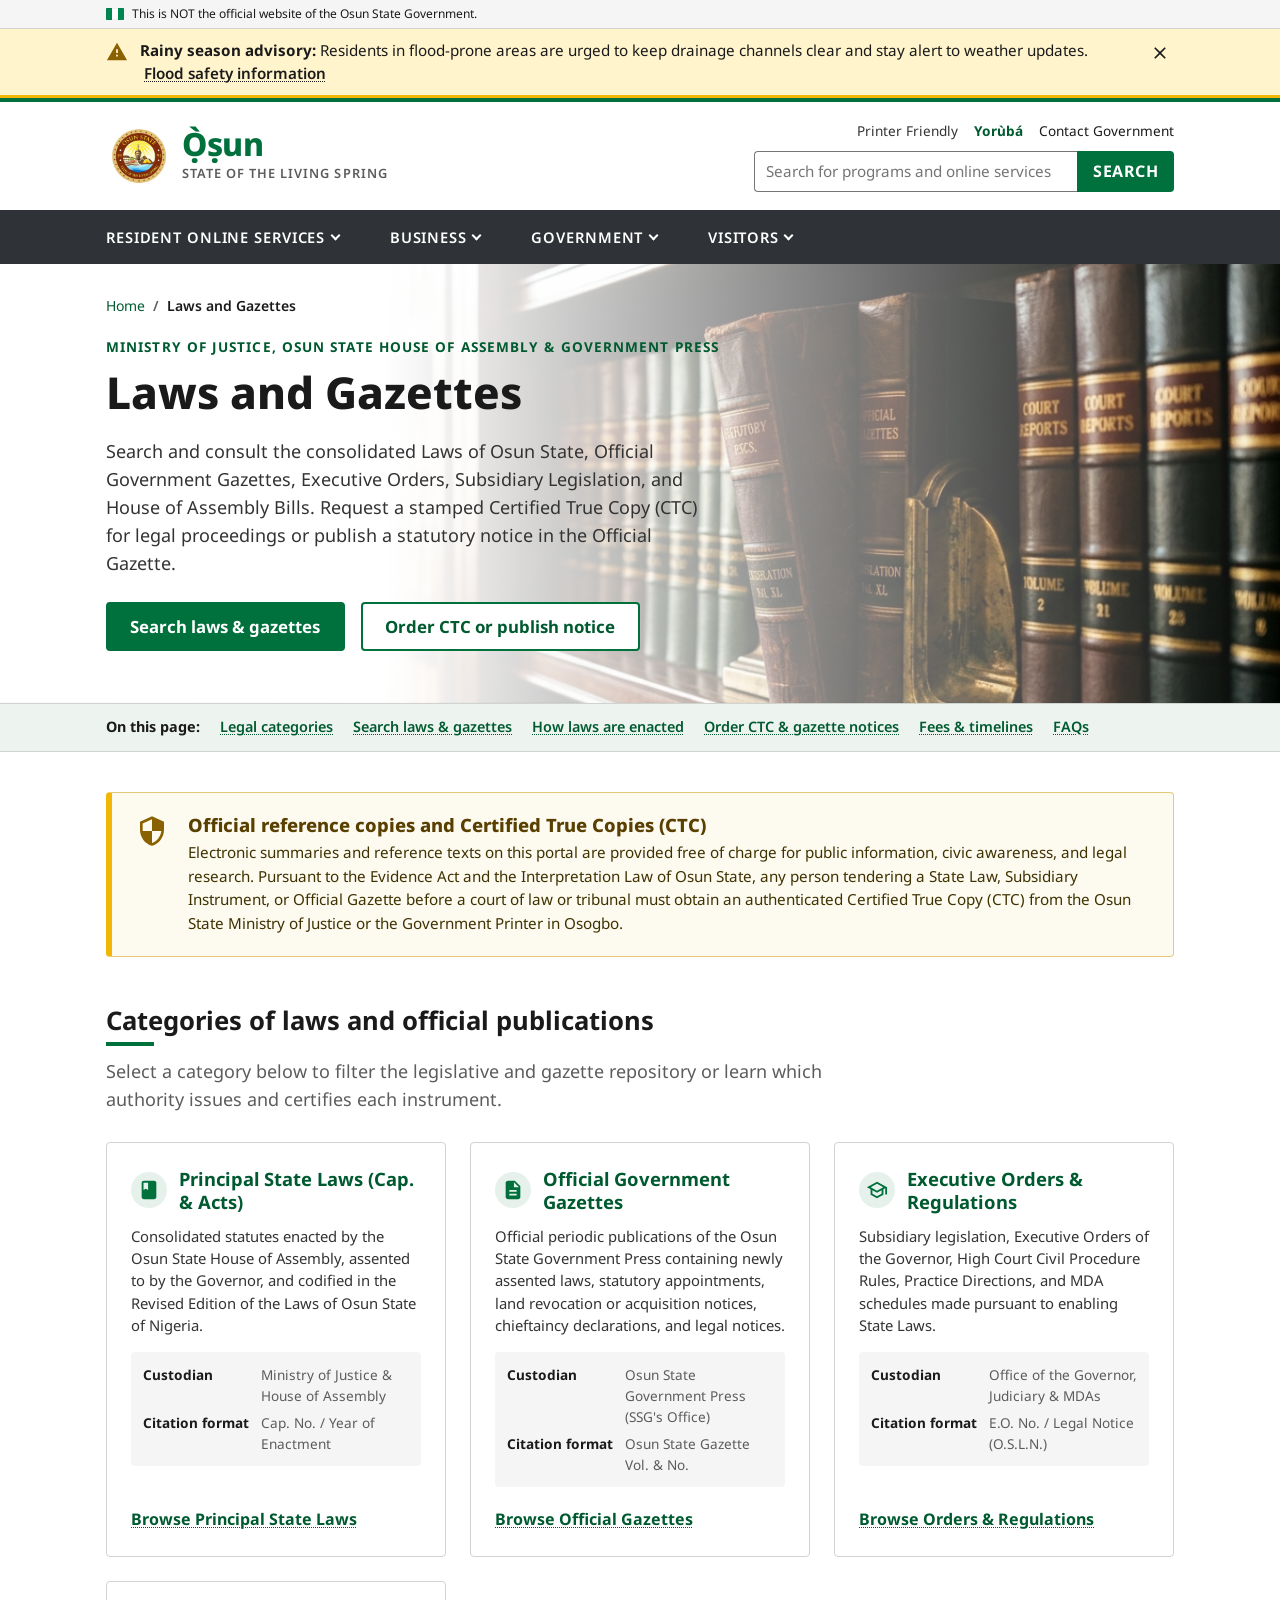
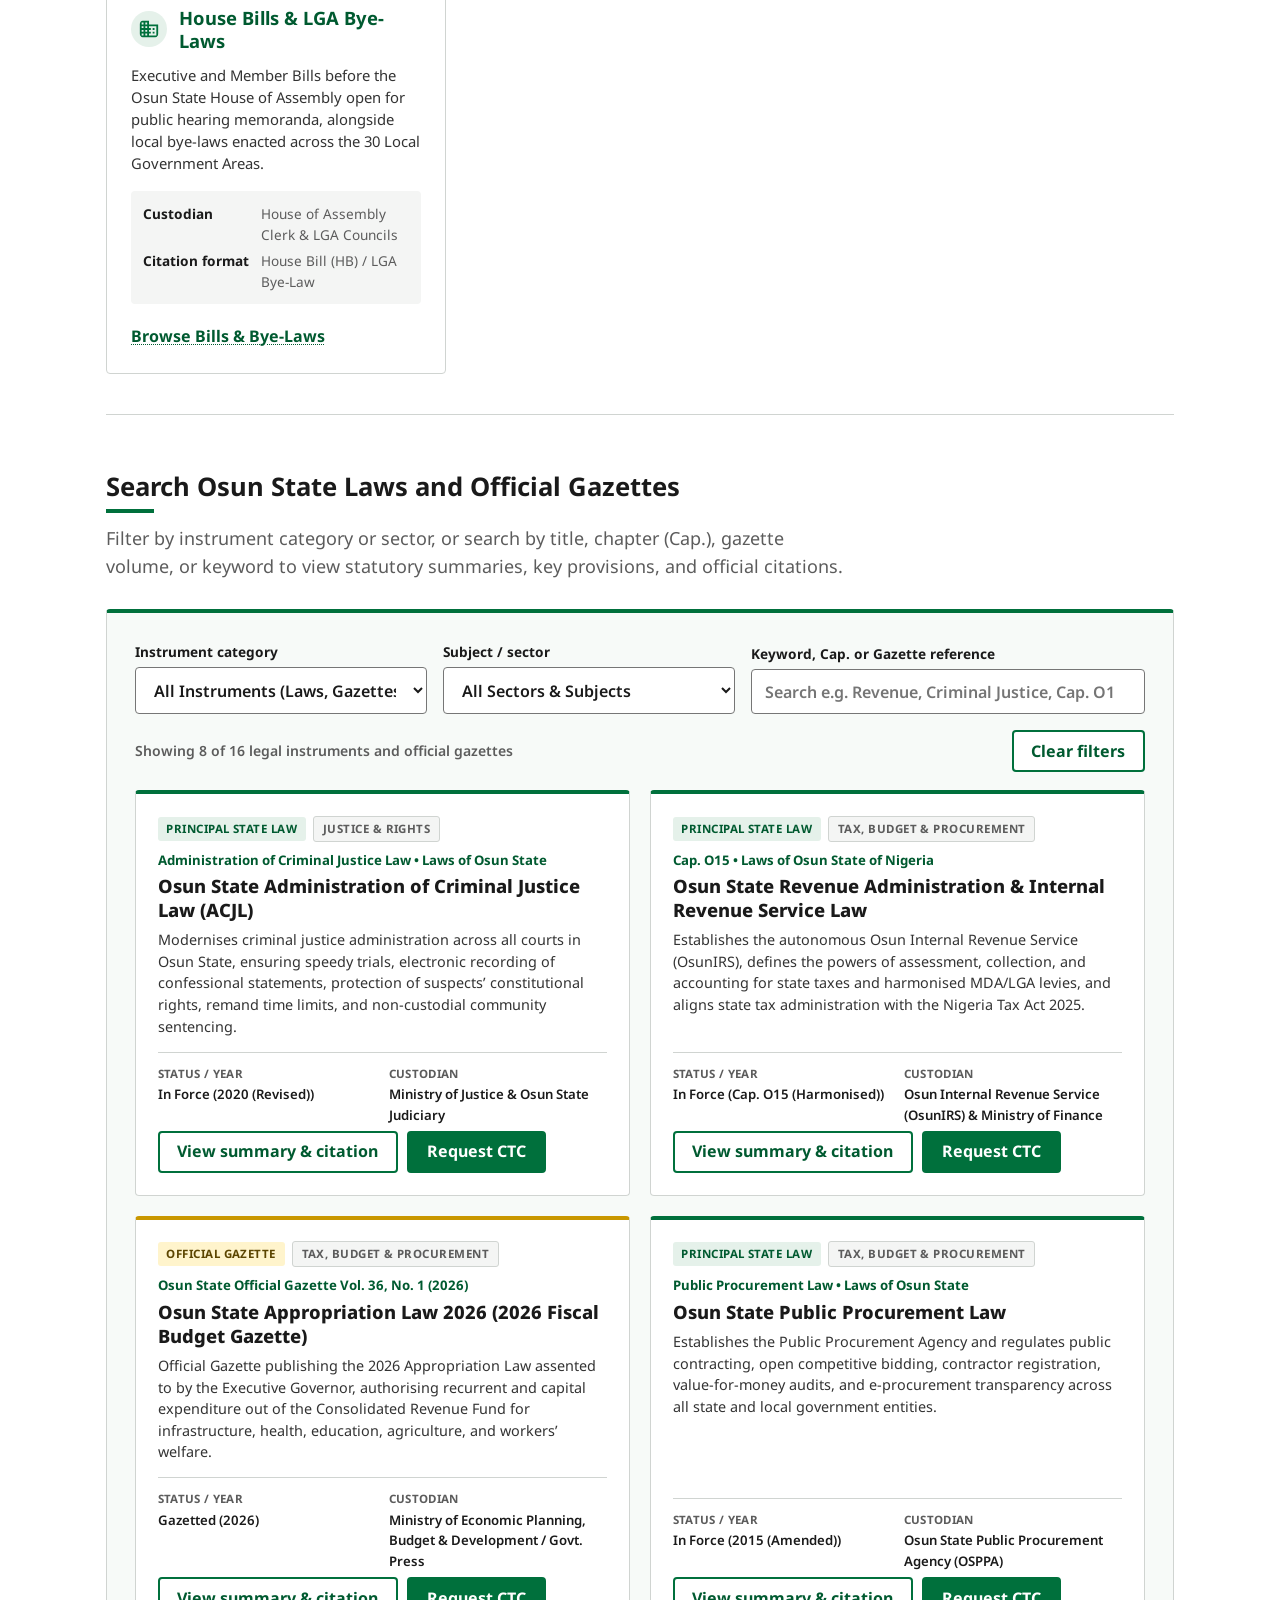
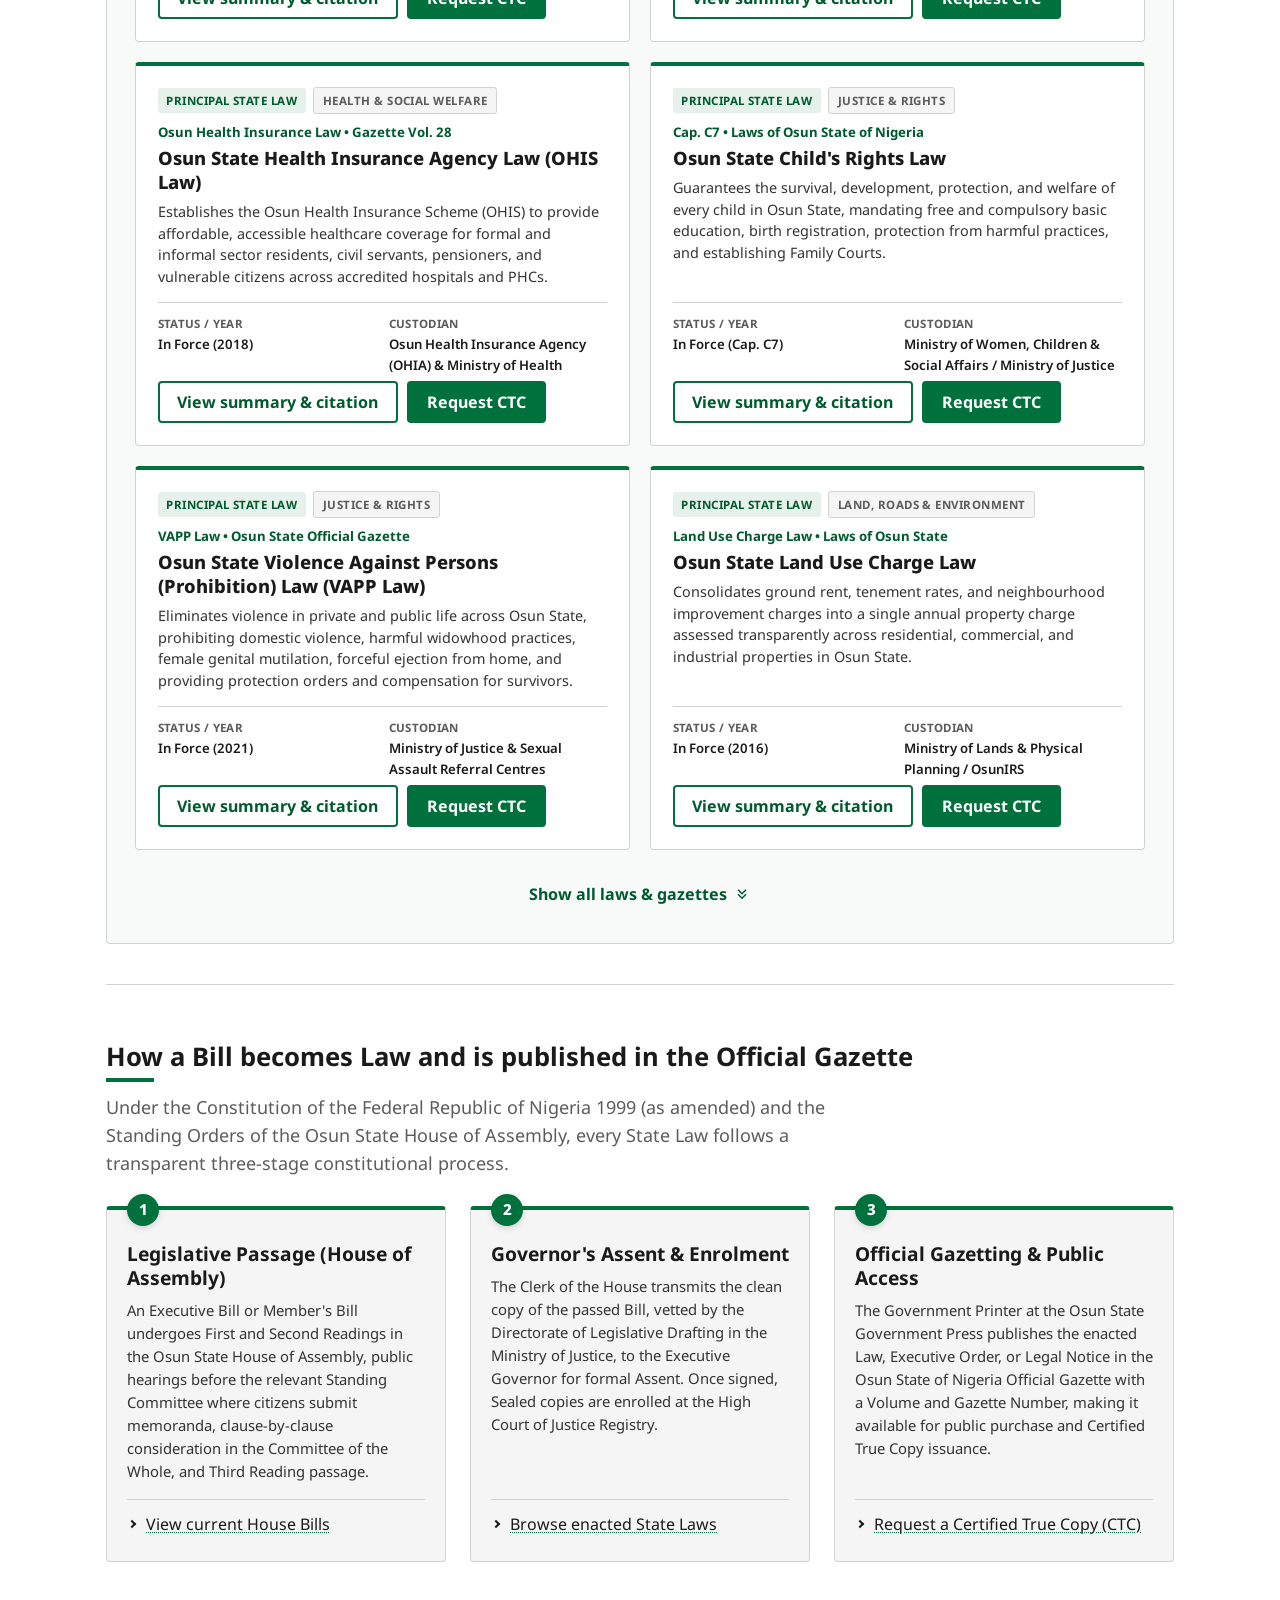
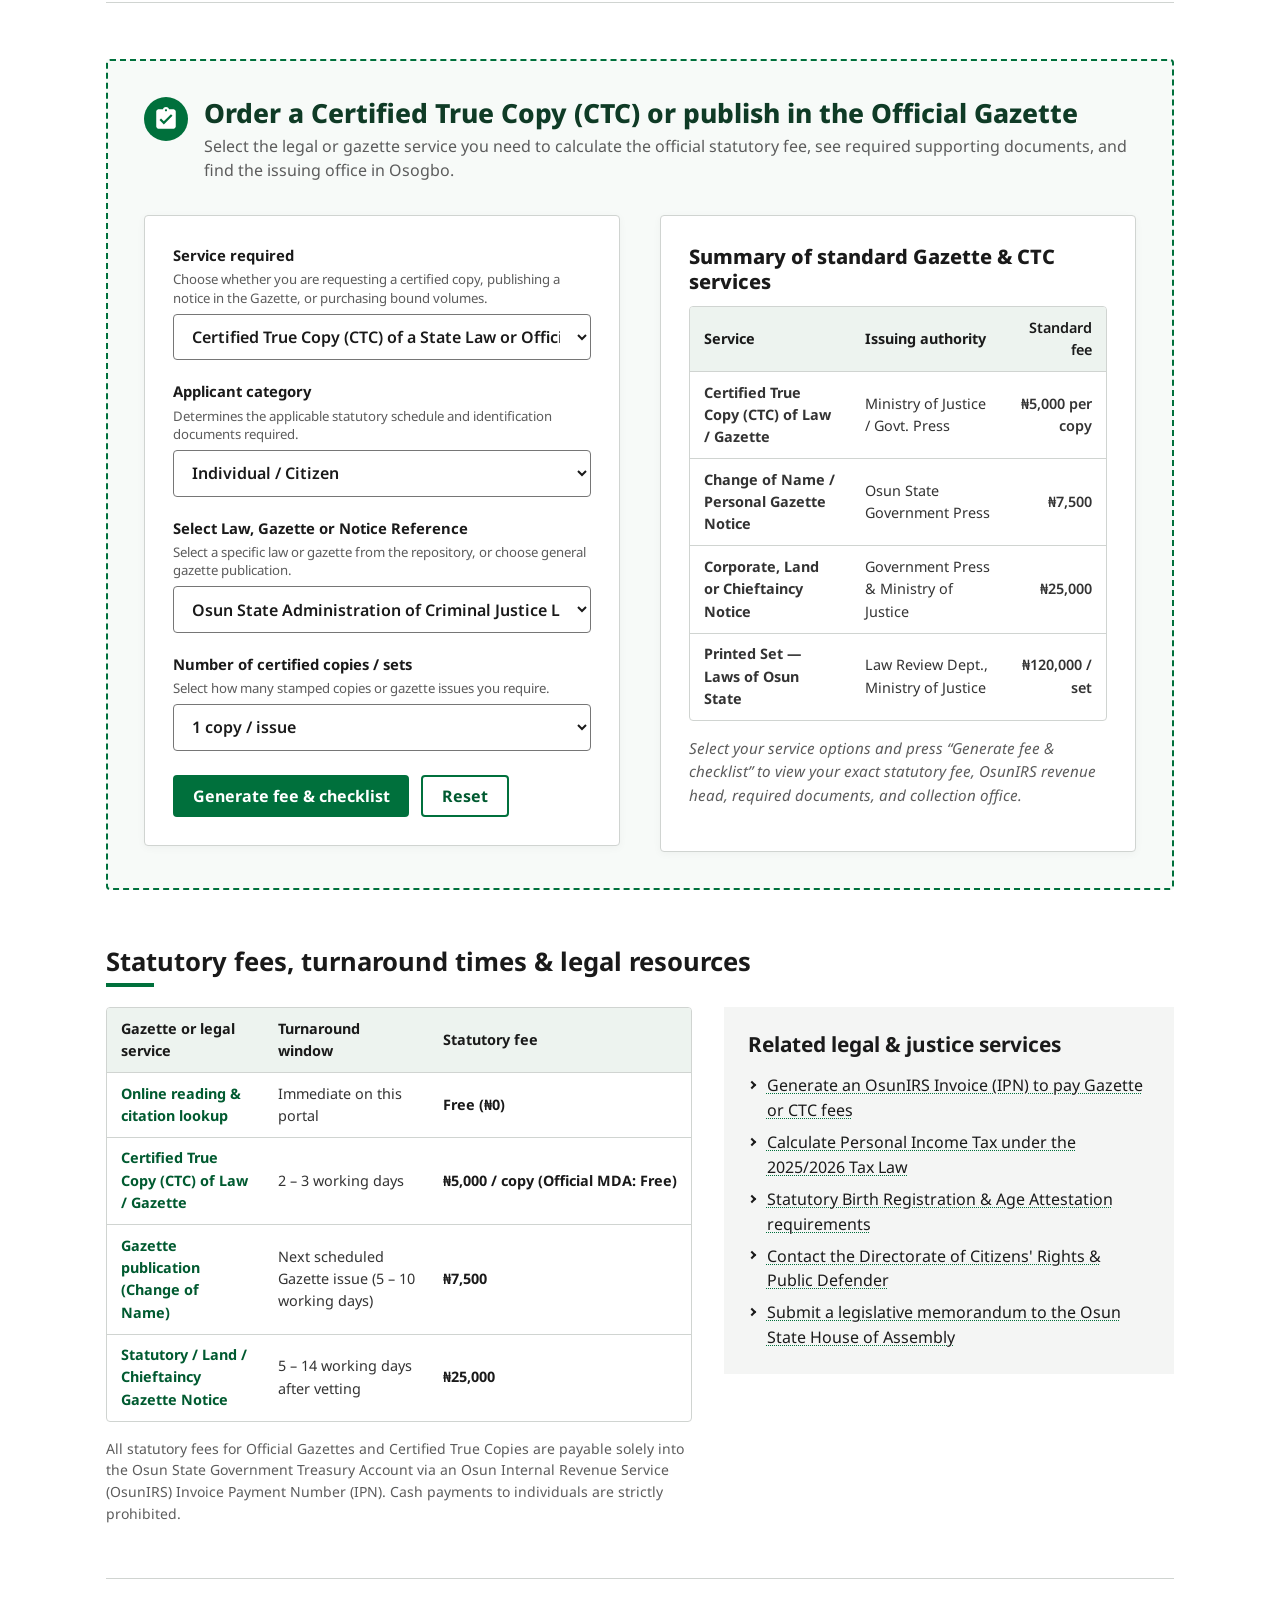
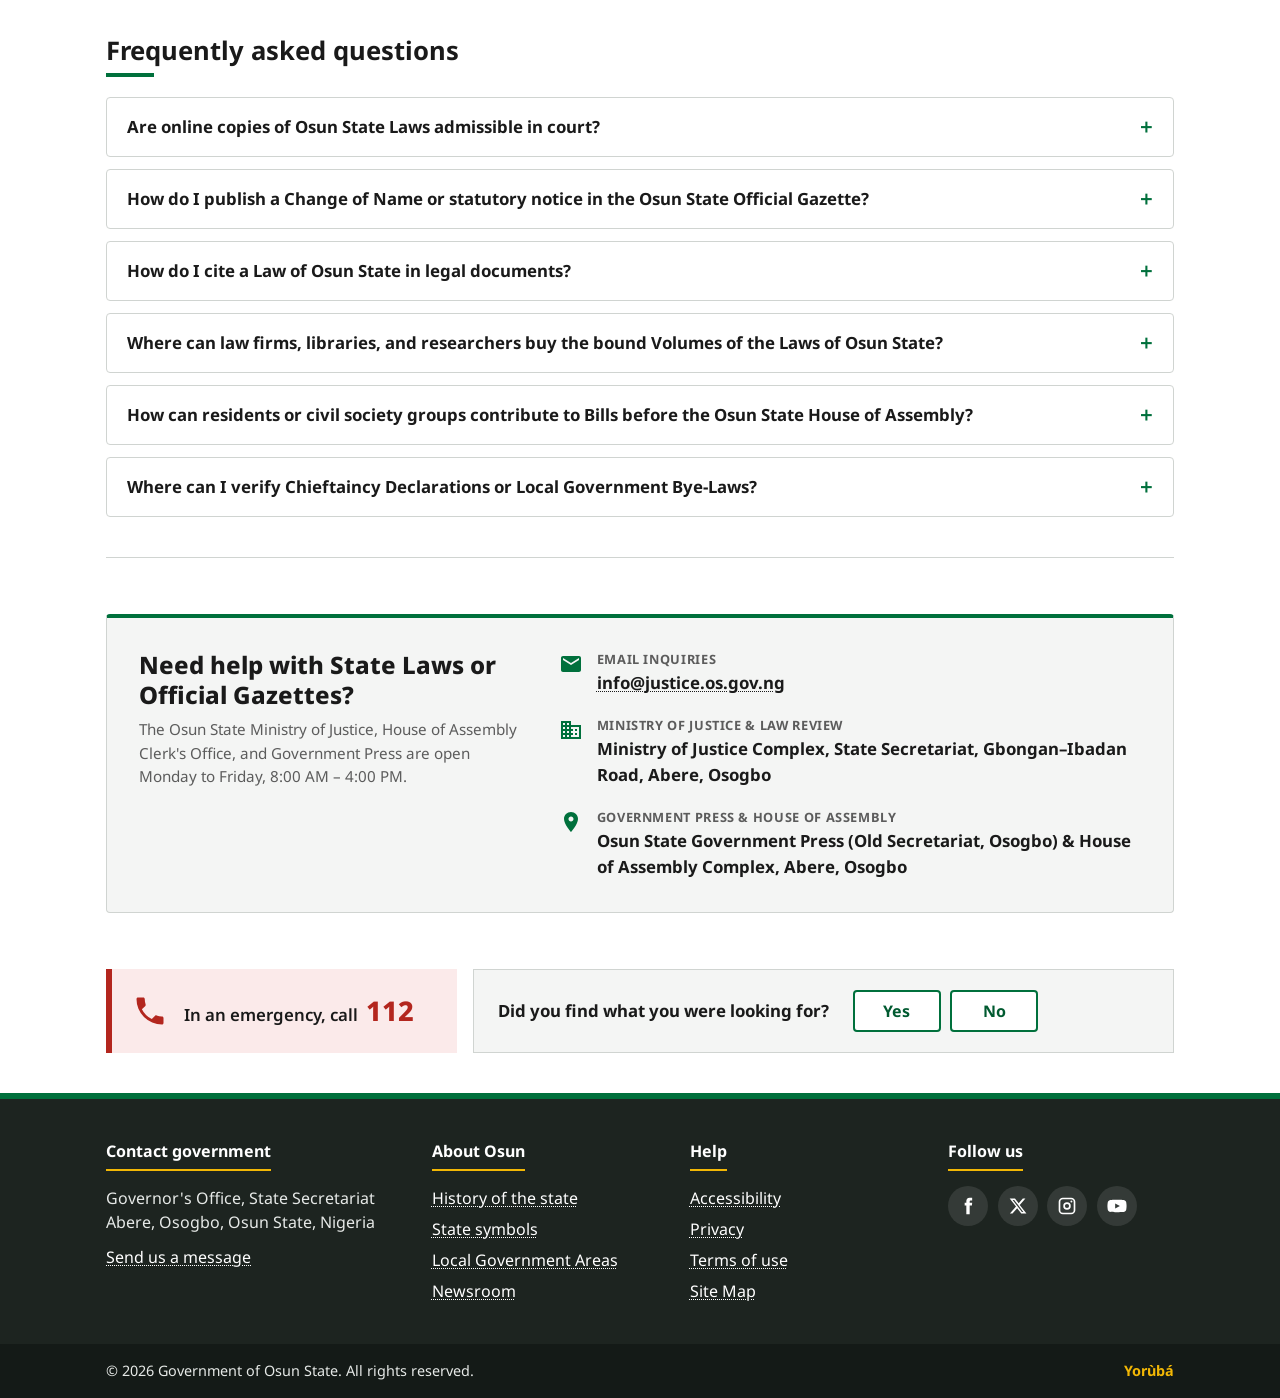
<file: laws/laws-and-gazettes.html>
<!DOCTYPE html>
<html lang="en">

<head>
  <meta charset="UTF-8">
  <meta name="viewport" content="width=device-width, initial-scale=1.0">
  <title data-i18n="laws.meta.title">Laws and Gazettes | Government of Osun State</title>
  <meta name="description" data-i18n-attr="content:laws.meta.description"
    content="Search and access consolidated Laws of Osun State, Official Government Gazettes, Executive Orders, Subsidiary Legislation and House of Assembly Bills. Request a Certified True Copy (CTC) or publish a statutory notice.">
  <meta name="theme-color" content="#00703c">
  <link rel="preconnect" href="https://fonts.googleapis.com">
  <link rel="preconnect" href="https://fonts.gstatic.com" crossorigin>
  <link href="https://fonts.googleapis.com/css2?family=Noto+Sans:wght@400;600;700;800&display=swap" rel="stylesheet">
  <link rel="stylesheet" href="../styles.css">
  <link rel="canonical" href="https://osunstate.gov.ng/laws/laws-and-gazettes.html">
</head>

<body>
  <a class="skip-link" href="#main" data-i18n="a11y.skip">Skip to main content</a>

  <!-- ============ OFFICIAL TOP BAR ============ -->
  <div class="official-topbar" aria-label="Official government website" data-i18n-attr="aria-label:topbar.label">
    <div class="container official-topbar__inner">
      <svg class="official-topbar__flag" viewBox="0 0 24 16" width="18" height="12" aria-hidden="true"
        focusable="false">
        <path d="M0 0h8v16H0zM16 0h8v16h-8z" fill="#008751" />
        <path d="M8 0h8v16H8z" fill="#ffffff" />
        <path d="M0 0h24v16H0z" fill="none" stroke="rgba(0, 0, 0, 0.15)" stroke-width="1" />
      </svg>
      <span class="official-topbar__text" data-i18n="topbar.official">This is NOT the official website of the Osun State
        Government.</span>
    </div>
  </div>

  <!-- ============ ALERT BANNER ============ -->
  <div class="alert" id="site-alert" role="region" aria-labelledby="alert-title">
    <div class="container alert__inner">
      <svg class="alert__icon" viewBox="0 0 24 24" aria-hidden="true">
        <path d="M12 2 1 21h22L12 2zm1 15h-2v-2h2v2zm0-4h-2V9h2v4z" />
      </svg>
      <p class="alert__text">
        <strong id="alert-title" data-i18n="alert.title">Rainy season advisory:</strong>
        <span data-i18n="alert.body">Residents in flood-prone areas are urged to keep drainage channels clear and stay
          alert to weather updates.</span>
        <a href="#" data-i18n="alert.link">Flood safety information</a>
      </p>
      <button class="alert__close" type="button" data-i18n-attr="aria-label:alert.dismiss" aria-label="Dismiss alert">
        <svg viewBox="0 0 24 24" aria-hidden="true">
          <path d="M19 6.4 17.6 5 12 10.6 6.4 5 5 6.4 10.6 12 5 17.6 6.4 19 12 13.4 17.6 19 19 17.6 13.4 12z" />
        </svg>
      </button>
    </div>
  </div>

  <!-- ============ HEADER ============ -->
  <header class="site-header">
    <div class="container site-header__inner">
      <a class="brand" href="../index.html" data-i18n-attr="aria-label:brand.home"
        aria-label="Government of Osun State home">
        <img class="brand__emblem" src="../assets/images/osun-logo.jpg" alt="Osun State Logo" width="64" height="64">
        <span class="brand__text">
          <span class="brand__name" data-i18n="brand.name">Ọ̀ṣun</span>
          <span class="brand__tagline" data-i18n="brand.tagline">State of the Living Spring</span>
        </span>
      </a>

      <div class="site-header__tools">
        <ul class="utility-nav" aria-label="Utility" data-i18n-attr="aria-label:utility.label">
          <li><button type="button" class="link-button" id="print-btn" data-i18n="utility.print">Printer
              Friendly</button></li>
          <li><button type="button" class="link-button lang-toggle" lang="yo" data-lang-toggle>Yorùbá</button></li>
          <li><a href="#contact" data-i18n="utility.contact">Contact Government</a></li>
        </ul>

        <form class="search" role="search" id="search-form" action="#" autocomplete="off">
          <label class="visually-hidden" for="search-input" data-i18n="search.label">Search osunstate.gov.ng</label>
          <input class="search__input" id="search-input" type="search" name="q"
            placeholder="Search for programs and online services" data-i18n-attr="placeholder:search.placeholder"
            aria-controls="search-suggestions" aria-autocomplete="list" aria-expanded="false">
          <button class="search__button" type="submit" data-i18n="search.button">Search</button>
          <ul class="search__suggestions" id="search-suggestions" role="listbox" hidden></ul>
        </form>
      </div>

      <button class="menu-toggle" type="button" aria-expanded="false" aria-controls="primary-nav">
        <span class="menu-toggle__bars" aria-hidden="true"></span>
        <span data-i18n="nav.menu">Menu</span>
      </button>
    </div>

    <!-- ============ PRIMARY NAV ============ -->
    <nav class="primary-nav" id="primary-nav" aria-label="Main" data-i18n-attr="aria-label:nav.label">
      <ul class="container primary-nav__list">
        <li class="primary-nav__item">
          <button class="primary-nav__trigger" type="button" aria-expanded="false" aria-controls="mega-residents"
            data-i18n="nav.residents">Resident Online Services</button>
          <div class="mega" id="mega-residents" hidden>
            <div class="container mega__grid">
              <div>
                <h2 class="mega__heading" data-i18n="mega.health">Health</h2>
                <ul>
                  <li><a href="#" data-i18n="mega.health.1">Osun Health Insurance Scheme (OHIS)</a></li>
                  <li><a href="#" data-i18n="mega.health.2">Hospitals and primary health centres</a></li>
                  <li><a href="#" data-i18n="mega.health.3">Immunisation</a></li>
                </ul>
              </div>
              <div>
                <h2 class="mega__heading" data-i18n="mega.education">Education</h2>
                <ul>
                  <li><a href="#" data-i18n="mega.education.1">Public schools</a></li>
                  <li><a href="#" data-i18n="mega.education.2">Scholarships and bursaries</a></li>
                  <li><a href="#" data-i18n="mega.education.3">Tertiary institutions</a></li>
                </ul>
              </div>
              <div>
                <h2 class="mega__heading" data-i18n="mega.land">Land and housing</h2>
                <ul>
                  <li><a href="#" data-i18n="mega.land.1">Certificate of Occupancy</a></li>
                  <li><a href="#" data-i18n="mega.land.2">Land search and GIS</a></li>
                  <li><a href="#" data-i18n="mega.land.3">Building permits</a></li>
                </ul>
              </div>
              <div>
                <h2 class="mega__heading" data-i18n="mega.records">Records and identity</h2>
                <ul>
                  <li><a href="../records/register-a-birth.html" data-i18n="mega.records.1">Birth and death
                      registration</a></li>
                  <li><a href="#" data-i18n="mega.records.2">Certificate of state of origin</a></li>
                  <li><a href="#" data-i18n="mega.records.3">Driver and vehicle licensing</a></li>
                </ul>
              </div>
            </div>
          </div>
        </li>
        <li class="primary-nav__item">
          <button class="primary-nav__trigger" type="button" aria-expanded="false" aria-controls="mega-business"
            data-i18n="nav.business">Business</button>
          <div class="mega" id="mega-business" hidden>
            <div class="container mega__grid">
              <div>
                <h2 class="mega__heading" data-i18n="mega.start">Start and grow</h2>
                <ul>
                  <li><a href="#" data-i18n="mega.start.1">Starting a business</a></li>
                  <li><a href="#" data-i18n="mega.start.2">Registration and permits</a></li>
                  <li><a href="#" data-i18n="mega.start.3">Support for small businesses</a></li>
                </ul>
              </div>
              <div>
                <h2 class="mega__heading" data-i18n="mega.invest">Invest in Osun</h2>
                <ul>
                  <li><a href="#" data-i18n="mega.invest.1">Investment opportunities</a></li>
                  <li><a href="#" data-i18n="mega.invest.2">Agriculture and agribusiness</a></li>
                  <li><a href="#" data-i18n="mega.invest.3">Solid minerals</a></li>
                </ul>
              </div>
              <div>
                <h2 class="mega__heading" data-i18n="mega.tax">Taxes and procurement</h2>
                <ul>
                  <li><a href="../taxes/pay-your-taxes.html" data-i18n="mega.tax.1">Pay taxes online (OSIRS)</a></li>
                  <li><a href="../taxes/calculate-personal-income-tax.html" data-i18n="mega.tax.calc">Calculate personal
                      income tax</a></li>
                  <li><a href="#" data-i18n="mega.tax.2">Tax clearance certificate</a></li>
                  <li><a href="#" data-i18n="mega.tax.3">Tenders and contracts</a></li>
                </ul>
              </div>
            </div>
          </div>
        </li>
        <li class="primary-nav__item">
          <button class="primary-nav__trigger" type="button" aria-expanded="false" aria-controls="mega-government"
            data-i18n="nav.government">Government</button>
          <div class="mega" id="mega-government" hidden>
            <div class="container mega__grid">
              <div>
                <h2 class="mega__heading" data-i18n="mega.exec">Executive</h2>
                <ul>
                  <li><a href="#" data-i18n="mega.exec.1">Office of the Governor</a></li>
                  <li><a href="#" data-i18n="mega.exec.2">Office of the Deputy Governor</a></li>
                  <li><a href="#" data-i18n="mega.exec.3">State Executive Council</a></li>
                </ul>
              </div>
              <div>
                <h2 class="mega__heading" data-i18n="mega.arms">Legislature and judiciary</h2>
                <ul>
                  <li><a href="#" data-i18n="mega.arms.1">Osun State House of Assembly</a></li>
                  <li><a href="#" data-i18n="mega.arms.2">State Judiciary</a></li>
                  <li><a href="laws-and-gazettes.html" aria-current="page" data-i18n="mega.arms.3">Laws and gazettes</a>
                  </li>
                </ul>
              </div>
              <div>
                <h2 class="mega__heading" data-i18n="mega.orgs">Organisations</h2>
                <ul>
                  <li><a href="#" data-i18n="mega.orgs.1">Ministries, departments and agencies</a></li>
                  <li><a href="../lgas/local-government-areas.html" data-i18n="mega.orgs.2">Local Government Areas</a></li>
                  <li><a href="#" data-i18n="mega.orgs.3">Budget and open data</a></li>
                  <li><a href="../jobs/jobs.html" data-i18n="mega.orgs.jobs">Jobs and careers</a></li>
                </ul>
              </div>
            </div>
          </div>
        </li>
        <li class="primary-nav__item">
          <button class="primary-nav__trigger" type="button" aria-expanded="false" aria-controls="mega-visitors"
            data-i18n="nav.visitors">Visitors</button>
          <div class="mega" id="mega-visitors" hidden>
            <div class="container mega__grid">
              <div>
                <h2 class="mega__heading" data-i18n="mega.see">Places to see</h2>
                <ul>
                  <li><a href="../tourism/tourist.html" data-i18n="mega.see.tourist">Tourist Centres</a></li>
                  <li><a href="../tourism/plan-your-visit.html?site=osun-sacred-grove"
                      data-i18n="mega.see.1">Osun-Osogbo Sacred Grove</a></li>
                  <li><a href="../tourism/plan-your-visit.html?site=olumirin-waterfall" data-i18n="mega.see.2">Olumirin
                      Waterfall, Erin-Ijesha</a></li>
                  <li><a href="../tourism/plan-your-visit.html?site=oduduwa-shrine" data-i18n="mega.see.3">Ile-Ife,
                      cradle of the Yoruba</a></li>
                </ul>
              </div>
              <div>
                <h2 class="mega__heading" data-i18n="mega.events">Culture and events</h2>
                <ul>
                  <li><a href="#" data-i18n="mega.events.1">Osun-Osogbo Festival</a></li>
                  <li><a href="#" data-i18n="mega.events.2">Festivals calendar</a></li>
                  <li><a href="#" data-i18n="mega.events.3">Museums and arts</a></li>
                </ul>
              </div>
              <div>
                <h2 class="mega__heading" data-i18n="mega.plan">Plan your trip</h2>
                <ul>
                  <li><a href="../tourism/plan-your-visit.html" data-i18n="plan.cta">Plan your visit</a></li>
                  <li><a href="#" data-i18n="mega.plan.1">Getting to Osun</a></li>
                  <li><a href="#" data-i18n="mega.plan.2">Hotels and accommodation</a></li>
                  <li><a href="#" data-i18n="mega.plan.3">Maps</a></li>
                </ul>
              </div>
            </div>
          </div>
        </li>
      </ul>
    </nav>
  </header>

  <!-- ============ MAIN CONTENT ============ -->
  <main id="main" tabindex="-1">
    <div id="laws-and-gazettes" data-laws-page>
      <!-- Page Header with Breadcrumbs -->
      <div class="hero-bg hero-bg--laws">
        <div class="container page-header page-header--with-breadcrumb tax-hero">
          <nav class="breadcrumb-nav" aria-label="Breadcrumb">
            <ol class="breadcrumbs">
              <li><a href="../index.html" data-i18n="laws.breadcrumb.home">Home</a></li>
              <li aria-current="page"><span data-i18n="laws.title">Laws and Gazettes</span></li>
            </ol>
          </nav>

          <div class="tax-hero__grid">
            <div>
              <p class="tax-hero__eyebrow" data-i18n="laws.eyebrow">Ministry of Justice, Osun State House of Assembly
                &amp; Government Press</p>
              <h1 class="page-title" data-i18n="laws.title">Laws and Gazettes</h1>
              <p class="page-lead" data-i18n="laws.lead">Search and consult the consolidated Laws of Osun State, Official
                Government Gazettes, Executive Orders, Subsidiary Legislation, and House of Assembly Bills. Request a
                stamped Certified True Copy (CTC) for legal proceedings or publish a statutory notice in the Official
                Gazette.</p>
              <div class="tax-hero__actions">
                <a class="btn btn--primary btn--lg" href="#laws-explorer" data-i18n="laws.cta.search">Search laws &amp;
                  gazettes</a>
                <a class="btn btn--outline btn--lg" href="#gazette-services" data-i18n="laws.cta.ctc">Order CTC or publish
                  notice</a>
              </div>
            </div>
          </div>
        </div>
      </div>

      <!-- On this page -->
      <nav class="tax-toc" aria-labelledby="laws-toc-label">
        <div class="container tax-toc__inner">
          <p class="tax-toc__label" id="laws-toc-label" data-i18n="tax.toc.label">On this page:</p>
          <ul>
            <li><a href="#laws-categories" data-i18n="laws.toc.1">Legal categories</a></li>
            <li><a href="#laws-explorer" data-i18n="laws.toc.2">Search laws &amp; gazettes</a></li>
            <li><a href="#laws-process" data-i18n="laws.toc.3">How laws are enacted</a></li>
            <li><a href="#gazette-services" data-i18n="laws.toc.4">Order CTC &amp; gazette notices</a></li>
            <li><a href="#laws-fees" data-i18n="laws.toc.5">Fees &amp; timelines</a></li>
            <li><a href="#laws-faq" data-i18n="laws.toc.6">FAQs</a></li>
          </ul>
        </div>
      </nav>

      <div class="container">
        <!-- ============ STATUTORY AUTHENTICITY NOTICE ============ -->
        <div class="tax-notice" role="note" aria-labelledby="laws-notice-title">
          <svg viewBox="0 0 24 24" aria-hidden="true" focusable="false">
            <path
              d="M12 1L3 5v6c0 5.55 3.84 10.74 9 12 5.16-1.26 9-6.45 9-12V5l-9-4zm0 10.99h7c-.53 4.12-3.28 7.79-7 8.94V12H5V6.3l7-3.11v8.8z" />
          </svg>
          <div>
            <h2 class="tax-notice__title" id="laws-notice-title" data-i18n="laws.notice.title">Official reference copies
              and Certified True Copies (CTC)</h2>
            <p data-i18n="laws.notice.body">Electronic summaries and reference texts on this portal are provided free of
              charge for public information, civic awareness, and legal research. Pursuant to the Evidence Act and the
              Interpretation Law of Osun State, any person tendering a State Law, Subsidiary Instrument, or Official
              Gazette before a court of law or tribunal must obtain an authenticated Certified True Copy (CTC) from the
              Osun State Ministry of Justice or the Government Printer in Osogbo.</p>
          </div>
        </div>

        <!-- ============ CATEGORIES OF LEGAL INSTRUMENTS ============ -->
        <section class="tax-section" id="laws-categories" aria-labelledby="laws-categories-title">
          <h2 class="section-title" id="laws-categories-title" data-i18n="laws.cat.title">Categories of laws and
            official publications</h2>
          <p class="tax-section__lead" data-i18n="laws.cat.lead">Select a category below to filter the legislative and
            gazette repository or learn which authority issues and certifies each instrument.</p>

          <ul class="tax-types">
            <li class="tax-type">
              <div class="tax-type__head">
                <svg class="tax-type__icon" viewBox="0 0 24 24" aria-hidden="true" focusable="false">
                  <path
                    d="M18 2H6c-1.1 0-2 .9-2 2v16c0 1.1.9 2 2 2h12c1.1 0 2-.9 2-2V4c0-1.1-.9-2-2-2zM6 4h5v8l-2.5-1.5L6 12V4z" />
                </svg>
                <h3 class="tax-type__title" data-i18n="laws.cat.law.title">Principal State Laws (Cap. &amp; Acts)</h3>
              </div>
              <p data-i18n="laws.cat.law.desc">Consolidated statutes enacted by the Osun State House of Assembly,
                assented to by the Governor, and codified in the Revised Edition of the Laws of Osun State of Nigeria.</p>
              <dl class="tax-type__meta">
                <dt data-i18n="laws.custodian">Custodian</dt>
                <dd data-i18n="laws.cat.law.custodian">Ministry of Justice &amp; House of Assembly</dd>
                <dt data-i18n="laws.citation">Citation format</dt>
                <dd data-i18n="laws.cat.law.citation">Cap. No. / Year of Enactment</dd>
              </dl>
              <a class="tax-type__link" href="#laws-explorer" data-select-category="law"
                data-i18n="laws.cat.law.link">Browse Principal State Laws</a>
            </li>

            <li class="tax-type">
              <div class="tax-type__head">
                <svg class="tax-type__icon" viewBox="0 0 24 24" aria-hidden="true" focusable="false">
                  <path
                    d="M14 2H6c-1.1 0-1.99.9-1.99 2L4 20c0 1.1.89 2 1.99 2H18c1.1 0 2-.9 2-2V8l-6-6zm2 16H8v-2h8v2zm0-4H8v-2h8v2zm-3-5V3.5L18.5 9H13z" />
                </svg>
                <h3 class="tax-type__title" data-i18n="laws.cat.gazette.title">Official Government Gazettes</h3>
              </div>
              <p data-i18n="laws.cat.gazette.desc">Official periodic publications of the Osun State Government Press
                containing newly assented laws, statutory appointments, land revocation or acquisition notices,
                chieftaincy declarations, and legal notices.</p>
              <dl class="tax-type__meta">
                <dt data-i18n="laws.custodian">Custodian</dt>
                <dd data-i18n="laws.cat.gazette.custodian">Osun State Government Press (SSG's Office)</dd>
                <dt data-i18n="laws.citation">Citation format</dt>
                <dd data-i18n="laws.cat.gazette.citation">Osun State Gazette Vol. &amp; No.</dd>
              </dl>
              <a class="tax-type__link" href="#laws-explorer" data-select-category="gazette"
                data-i18n="laws.cat.gazette.link">Browse Official Gazettes</a>
            </li>

            <li class="tax-type">
              <div class="tax-type__head">
                <svg class="tax-type__icon" viewBox="0 0 24 24" aria-hidden="true" focusable="false">
                  <path
                    d="M12 3L1 9l4 2.18v6L12 21l7-3.82v-6l2-1.09V17h2V9L12 3zm6.82 6L12 12.72 5.18 9 12 5.28 18.82 9zM17 15.99l-5 2.73-5-2.73v-3.72L12 15l5-2.73v3.72z" />
                </svg>
                <h3 class="tax-type__title" data-i18n="laws.cat.regulation.title">Executive Orders &amp; Regulations</h3>
              </div>
              <p data-i18n="laws.cat.regulation.desc">Subsidiary legislation, Executive Orders of the Governor, High
                Court Civil Procedure Rules, Practice Directions, and MDA schedules made pursuant to enabling State
                Laws.</p>
              <dl class="tax-type__meta">
                <dt data-i18n="laws.custodian">Custodian</dt>
                <dd data-i18n="laws.cat.regulation.custodian">Office of the Governor, Judiciary &amp; MDAs</dd>
                <dt data-i18n="laws.citation">Citation format</dt>
                <dd data-i18n="laws.cat.regulation.citation">E.O. No. / Legal Notice (O.S.L.N.)</dd>
              </dl>
              <a class="tax-type__link" href="#laws-explorer" data-select-category="regulation"
                data-i18n="laws.cat.regulation.link">Browse Orders &amp; Regulations</a>
            </li>

            <li class="tax-type">
              <div class="tax-type__head">
                <svg class="tax-type__icon" viewBox="0 0 24 24" aria-hidden="true" focusable="false">
                  <path
                    d="M12 7V3H2v18h20V7H12zM6 19H4v-2h2v2zm0-4H4v-2h2v2zm0-4H4V9h2v2zm0-4H4V5h2v2zm4 12H8v-2h2v2zm0-4H8v-2h2v2zm0-4H8V9h2v2zm0-4H8V5h2v2zm10 12h-8v-2h2v-2h-2v-2h2v-2h-2V9h8v10zm-2-8h-2v2h2v-2zm0 4h-2v2h2v-2z" />
                </svg>
                <h3 class="tax-type__title" data-i18n="laws.cat.bill.title">House Bills &amp; LGA Bye-Laws</h3>
              </div>
              <p data-i18n="laws.cat.bill.desc">Executive and Member Bills before the Osun State House of Assembly open
                for public hearing memoranda, alongside local bye-laws enacted across the 30 Local Government Areas.</p>
              <dl class="tax-type__meta">
                <dt data-i18n="laws.custodian">Custodian</dt>
                <dd data-i18n="laws.cat.bill.custodian">House of Assembly Clerk &amp; LGA Councils</dd>
                <dt data-i18n="laws.citation">Citation format</dt>
                <dd data-i18n="laws.cat.bill.citation">House Bill (HB) / LGA Bye-Law</dd>
              </dl>
              <a class="tax-type__link" href="#laws-explorer" data-select-category="bill"
                data-i18n="laws.cat.bill.link">Browse Bills &amp; Bye-Laws</a>
            </li>
          </ul>
        </section>

        <!-- ============ INTERACTIVE LAWS & GAZETTES REPOSITORY ============ -->
        <section class="tax-section" id="laws-explorer" aria-labelledby="laws-explorer-title">
          <h2 class="section-title" id="laws-explorer-title" data-i18n="laws.explorer.title">Search Osun State Laws and
            Official Gazettes</h2>
          <p class="tax-section__lead" data-i18n="laws.explorer.lead">Filter by instrument category or sector, or search
            by title, chapter (Cap.), gazette volume, or keyword to view statutory summaries, key provisions, and official
            citations.</p>

          <div class="birth-lga-finder laws-finder" id="laws-directory">
            <div class="birth-lga-finder__header">
              <div class="laws-finder__controls">
                <div class="birth-lga-finder__field">
                  <label for="laws-category-filter" class="laws-filter-label"
                    data-i18n="laws.explorer.categoryLabel">Instrument category</label>
                  <select id="laws-category-filter" class="birth-select">
                    <option value="all" data-i18n="laws.explorer.cat.all">All Instruments (Laws, Gazettes, Orders &amp;
                      Bills)</option>
                    <option value="law" data-i18n="laws.explorer.cat.law">Principal State Laws (Cap. &amp; Acts)
                    </option>
                    <option value="gazette" data-i18n="laws.explorer.cat.gazette">Official Government Gazettes</option>
                    <option value="regulation" data-i18n="laws.explorer.cat.regulation">Executive Orders &amp;
                      Regulations</option>
                    <option value="bill" data-i18n="laws.explorer.cat.bill">House Bills &amp; LGA Bye-Laws</option>
                  </select>
                </div>

                <div class="birth-lga-finder__field">
                  <label for="laws-sector-filter" class="laws-filter-label"
                    data-i18n="laws.explorer.sectorLabel">Subject / sector</label>
                  <select id="laws-sector-filter" class="birth-select">
                    <option value="all" data-i18n="laws.explorer.sec.all">All Sectors &amp; Subjects</option>
                    <option value="finance" data-i18n="laws.explorer.sec.finance">Taxation, Budget &amp; Public
                      Procurement</option>
                    <option value="justice" data-i18n="laws.explorer.sec.justice">Justice, Courts &amp; Human Rights
                    </option>
                    <option value="governance" data-i18n="laws.explorer.sec.governance">Governance, Chieftaincy &amp;
                      LGAs</option>
                    <option value="social" data-i18n="laws.explorer.sec.social">Health, Education &amp; Social
                      Protection</option>
                    <option value="environment" data-i18n="laws.explorer.sec.environment">Land, Environment &amp;
                      Physical Planning</option>
                    <option value="economy" data-i18n="laws.explorer.sec.economy">Digital Economy, Energy &amp;
                      Investment</option>
                  </select>
                </div>

                <div class="birth-lga-finder__field laws-finder__search-field">
                  <label for="laws-search-input" class="laws-filter-label"
                    data-i18n="laws.explorer.searchLabel">Keyword, Cap. or Gazette reference</label>
                  <input type="search" id="laws-search-input" class="birth-search-input"
                    placeholder="Search e.g. Revenue, Criminal Justice, Cap. O15, Gazette Vol. 36, OHIS, Land"
                    data-i18n-attr="placeholder:laws.explorer.searchPlaceholder" autocomplete="off">
                </div>
              </div>
            </div>

            <div class="laws-finder__status-bar">
              <p id="laws-count" class="birth-lga-finder__count" role="status" aria-live="polite"></p>
              <button type="button" id="laws-reset-filters" class="btn btn--outline btn--sm" hidden
                data-i18n="laws.explorer.reset">Clear filters</button>
            </div>

            <div id="laws-list" class="laws-grid"></div>

            <div class="birth-lga-finder__more" id="laws-more-wrap">
              <a href="#laws-directory" id="laws-more" class="birth-lga-more-link">
                <span data-i18n="laws.explorer.showAll">Show all laws &amp; gazettes</span>
                <svg viewBox="0 0 24 24" width="18" height="18" aria-hidden="true" focusable="false">
                  <path
                    d="M16.59 5.59 18 7l-6 6-6-6 1.41-1.41L12 10.17l4.59-4.58zm0 6L18 13l-6 6-6-6 1.41-1.41L12 16.17l4.59-4.58z" />
                </svg>
              </a>
            </div>
          </div>
        </section>

        <!-- ============ HOW A BILL BECOMES LAW & GAZETTE ============ -->
        <section class="tax-section" id="laws-process" aria-labelledby="laws-process-title">
          <h2 class="section-title" id="laws-process-title" data-i18n="laws.process.title">How a Bill becomes Law and is
            published in the Official Gazette</h2>
          <p class="tax-section__lead" data-i18n="laws.process.lead">Under the Constitution of the Federal Republic of
            Nigeria 1999 (as amended) and the Standing Orders of the Osun State House of Assembly, every State Law
            follows a transparent three-stage constitutional process.</p>

          <ol class="tax-steps">
            <li class="tax-step">
              <span class="tax-step__num" aria-hidden="true">1</span>
              <h3 class="tax-step__title" data-i18n="laws.step1.title">Legislative Passage (House of Assembly)</h3>
              <p data-i18n="laws.step1.body">An Executive Bill or Member's Bill undergoes First and Second Readings in
                the Osun State House of Assembly, public hearings before the relevant Standing Committee where citizens
                submit memoranda, clause-by-clause consideration in the Committee of the Whole, and Third Reading
                passage.</p>
              <ul class="chevron-list chevron-list--compact tax-step__links">
                <li><a href="#laws-explorer" data-select-category="bill" data-i18n="laws.step1.link1">View current House
                    Bills</a></li>
              </ul>
            </li>
            <li class="tax-step">
              <span class="tax-step__num" aria-hidden="true">2</span>
              <h3 class="tax-step__title" data-i18n="laws.step2.title">Governor's Assent &amp; Enrolment</h3>
              <p data-i18n="laws.step2.body">The Clerk of the House transmits the clean copy of the passed Bill, vetted
                by the Directorate of Legislative Drafting in the Ministry of Justice, to the Executive Governor for
                formal Assent. Once signed, Sealed copies are enrolled at the High Court of Justice Registry.</p>
              <ul class="chevron-list chevron-list--compact tax-step__links">
                <li><a href="#laws-explorer" data-select-category="law" data-i18n="laws.step2.link1">Browse enacted
                    State Laws</a></li>
              </ul>
            </li>
            <li class="tax-step">
              <span class="tax-step__num" aria-hidden="true">3</span>
              <h3 class="tax-step__title" data-i18n="laws.step3.title">Official Gazetting &amp; Public Access</h3>
              <p data-i18n="laws.step3.body">The Government Printer at the Osun State Government Press publishes the
                enacted Law, Executive Order, or Legal Notice in the Osun State of Nigeria Official Gazette with a
                Volume and Gazette Number, making it available for public purchase and Certified True Copy issuance.</p>
              <ul class="chevron-list chevron-list--compact tax-step__links">
                <li><a href="#gazette-services" data-i18n="laws.step3.link1">Request a Certified True Copy (CTC)</a>
                </li>
              </ul>
            </li>
          </ol>
        </section>

        <!-- ============ INTERACTIVE GAZETTE & CTC SERVICE ESTIMATOR ============ -->
        <section class="tax-section tax-calc" id="gazette-services" aria-labelledby="laws-service-title">
          <div class="tax-calc__head">
            <svg class="tax-calc__icon" viewBox="0 0 24 24" aria-hidden="true" focusable="false">
              <path
                d="M19 3h-4.18C14.4 1.84 13.3 1 12 1c-1.3 0-2.4.84-2.82 2H5c-1.1 0-2 .9-2 2v14c0 1.1.9 2 2 2h14c1.1 0 2-.9 2-2V5c0-1.1-.9-2-2-2zm-7 0c.55 0 1 .45 1 1s-.45 1-1 1-1-.45-1-1 .45-1 1-1zm-2 14l-4-4 1.41-1.41L10 14.17l6.59-6.59L18 9l-8 8z" />
            </svg>
            <div>
              <h2 class="tax-calc__title" id="laws-service-title" data-i18n="laws.service.title">Order a Certified True
                Copy (CTC) or publish in the Official Gazette</h2>
              <p class="tax-calc__lead" data-i18n="laws.service.lead">Select the legal or gazette service you need to
                calculate the official statutory fee, see required supporting documents, and find the issuing office in
                Osogbo.</p>
            </div>
          </div>

          <div class="tax-calc__grid">
            <form class="tax-form" id="laws-service-form" novalidate>
              <div class="tax-field">
                <label for="laws-service-type" data-i18n="laws.form.service">Service required</label>
                <p class="tax-field__hint" id="laws-service-hint" data-i18n="laws.form.service.hint">Choose whether you
                  are requesting a certified copy, publishing a notice in the Gazette, or purchasing bound volumes.</p>
                <select id="laws-service-type" name="service_type" class="birth-select"
                  aria-describedby="laws-service-hint">
                  <option value="ctc" data-i18n="laws.form.service.ctc">Certified True Copy (CTC) of a State Law or
                    Official Gazette</option>
                  <option value="notice-name" data-i18n="laws.form.service.name">Publish Change of Name / Personal
                    Statutory Notice in Gazette</option>
                  <option value="notice-statutory" data-i18n="laws.form.service.statutory">Publish Land, Chieftaincy,
                    Corporate or Legal Notice in Gazette</option>
                  <option value="volumes" data-i18n="laws.form.service.volumes">Purchase Printed Volumes of the Revised
                    Laws of Osun State</option>
                </select>
              </div>

              <div class="tax-field">
                <label for="laws-applicant-type" data-i18n="laws.form.applicant">Applicant category</label>
                <p class="tax-field__hint" id="laws-applicant-hint" data-i18n="laws.form.applicant.hint">Determines the
                  applicable statutory schedule and identification documents required.</p>
                <select id="laws-applicant-type" name="applicant_type" class="birth-select"
                  aria-describedby="laws-applicant-hint">
                  <option value="individual" data-i18n="laws.form.applicant.individual">Individual / Citizen</option>
                  <option value="lawyer" data-i18n="laws.form.applicant.lawyer">Legal Practitioner / Law Chamber
                  </option>
                  <option value="corporate" data-i18n="laws.form.applicant.corporate">Corporate Body / NGO /
                    Institution</option>
                  <option value="mda" data-i18n="laws.form.applicant.mda">Government MDA / Local Government Council
                  </option>
                </select>
              </div>

              <div class="tax-field">
                <label for="laws-target-doc" data-i18n="laws.form.doc">Select Law, Gazette or Notice Reference</label>
                <p class="tax-field__hint" id="laws-doc-hint" data-i18n="laws.form.doc.hint">Select a specific law or
                  gazette from the repository, or choose general gazette publication.</p>
                <select id="laws-target-doc" name="target_doc" class="birth-select" aria-describedby="laws-doc-hint">
                  <option value="acjl">Osun State Administration of Criminal Justice Law (ACJL)</option>
                  <option value="revenue-law">Osun State Revenue Administration Law (Cap. O15)</option>
                  <option value="procurement-law">Osun State Public Procurement Law</option>
                  <option value="ohis-law">Osun State Health Insurance Agency Law (OHIS)</option>
                  <option value="child-rights-law">Osun State Child's Rights Law</option>
                  <option value="vapp-law">Osun State Violence Against Persons (Prohibition) Law</option>
                  <option value="land-use-charge">Osun State Land Use Charge Law</option>
                  <option value="environmental-law">Osun State Environmental Protection &amp; Waste Management Law
                  </option>
                  <option value="chiefs-law">Osun State Chiefs Law (Chieftaincy Declarations, Cap. 25)</option>
                  <option value="lga-law">Osun State Local Government Administration Law</option>
                  <option value="appropriation-2026">Osun State Appropriation Law 2026 (Gazette Vol. 36, No. 1)</option>
                  <option value="startup-digital-law">Osun State Start-up &amp; Digital Economy Law</option>
                  <option value="electricity-law">Osun State Electricity Market &amp; Energy Law</option>
                  <option value="high-court-rules">High Court (Civil Procedure) Rules &amp; Practice Directions Gazette
                  </option>
                  <option value="eo-ease-business">Executive Order on Ease of Doing Business &amp; Transparency</option>
                  <option value="rural-roads-bill">Osun State Rural Access &amp; Road Maintenance Bill, 2026</option>
                  <option value="custom-gazette" data-i18n="laws.form.doc.custom">Other Gazette Volume / New Statutory
                    Notice Publication</option>
                </select>
              </div>

              <div class="tax-field">
                <label for="laws-copies" data-i18n="laws.form.copies">Number of certified copies / sets</label>
                <p class="tax-field__hint" id="laws-copies-hint" data-i18n="laws.form.copies.hint">Select how many
                  stamped copies or gazette issues you require.</p>
                <select id="laws-copies" name="copies" class="birth-select" aria-describedby="laws-copies-hint">
                  <option value="1">1 copy / issue</option>
                  <option value="2">2 copies / issues</option>
                  <option value="3">3 copies / issues</option>
                  <option value="5">5 copies / issues</option>
                  <option value="10">10 copies / issues</option>
                </select>
              </div>

              <div class="tax-form__actions">
                <button type="submit" class="btn btn--primary" data-i18n="laws.form.submit">Generate fee &amp;
                  checklist</button>
                <button type="reset" class="btn btn--outline" data-i18n="laws.form.reset">Reset</button>
              </div>
            </form>

            <div class="tax-results">
              <!-- Default overview shown before interaction -->
              <div id="laws-service-default">
                <h3 class="tax-results__title" id="laws-default-title" data-i18n="laws.default.title">Summary of
                  standard Gazette &amp; CTC services</h3>
                <div class="tax-table-wrap">
                  <table class="tax-table" aria-labelledby="laws-default-title">
                    <thead>
                      <tr>
                        <th scope="col" data-i18n="laws.default.col1">Service</th>
                        <th scope="col" data-i18n="laws.default.col2">Issuing authority</th>
                        <th scope="col" class="num" data-i18n="laws.default.col3">Standard fee</th>
                      </tr>
                    </thead>
                    <tbody>
                      <tr>
                        <th scope="row" data-i18n="laws.default.r1.srv">Certified True Copy (CTC) of Law / Gazette</th>
                        <td data-i18n="laws.default.r1.auth">Ministry of Justice / Govt. Press</td>
                        <td class="num" data-i18n="laws.default.r1.fee">₦5,000 per copy</td>
                      </tr>
                      <tr>
                        <th scope="row" data-i18n="laws.default.r2.srv">Change of Name / Personal Gazette Notice</th>
                        <td data-i18n="laws.default.r2.auth">Osun State Government Press</td>
                        <td class="num" data-i18n="laws.default.r2.fee">₦7,500</td>
                      </tr>
                      <tr>
                        <th scope="row" data-i18n="laws.default.r3.srv">Corporate, Land or Chieftaincy Notice</th>
                        <td data-i18n="laws.default.r3.auth">Government Press &amp; Ministry of Justice</td>
                        <td class="num" data-i18n="laws.default.r3.fee">₦25,000</td>
                      </tr>
                      <tr>
                        <th scope="row" data-i18n="laws.default.r4.srv">Printed Set — Laws of Osun State</th>
                        <td data-i18n="laws.default.r4.auth">Law Review Dept., Ministry of Justice</td>
                        <td class="num" data-i18n="laws.default.r4.fee">₦120,000 / set</td>
                      </tr>
                    </tbody>
                  </table>
                </div>
                <p class="tax-results__empty" data-i18n="laws.default.empty">Select your service options and press
                  “Generate fee &amp; checklist” to view your exact statutory fee, OsunIRS revenue head, required
                  documents, and collection office.</p>
              </div>

              <!-- Dynamically filled by scripts/index.js -->
              <div id="laws-service-results" hidden></div>
            </div>
          </div>

          <div id="laws-service-status" class="visually-hidden" role="status" aria-live="polite"></div>
        </section>

        <!-- ============ STATUTORY FEES & RELATED LEGAL RESOURCES ============ -->
        <section class="tax-section" id="laws-fees" aria-labelledby="laws-fees-title">
          <h2 class="section-title" id="laws-fees-title" data-i18n="laws.fees.title">Statutory fees, turnaround times
            &amp; legal resources</h2>
          <div class="tax-split">
            <div>
              <div class="tax-table-wrap">
                <table class="tax-table tax-table--dates">
                  <caption class="visually-hidden" data-i18n="laws.fees.title">Statutory fees and processing timelines
                  </caption>
                  <thead>
                    <tr>
                      <th scope="col" data-i18n="laws.fees.col1">Gazette or legal service</th>
                      <th scope="col" data-i18n="laws.fees.col2">Turnaround window</th>
                      <th scope="col" data-i18n="laws.fees.col3">Statutory fee</th>
                    </tr>
                  </thead>
                  <tbody>
                    <tr>
                      <th scope="row" data-i18n="laws.fees.1.what">Online reading &amp; citation lookup</th>
                      <td data-i18n="laws.fees.1.when">Immediate on this portal</td>
                      <td class="tax-table__date" data-i18n="laws.fees.1.fee">Free (₦0)</td>
                    </tr>
                    <tr>
                      <th scope="row" data-i18n="laws.fees.2.what">Certified True Copy (CTC) of Law / Gazette</th>
                      <td data-i18n="laws.fees.2.when">2 – 3 working days</td>
                      <td class="tax-table__date" data-i18n="laws.fees.2.fee">₦5,000 / copy (Official MDA: Free)</td>
                    </tr>
                    <tr>
                      <th scope="row" data-i18n="laws.fees.3.what">Gazette publication (Change of Name)</th>
                      <td data-i18n="laws.fees.3.when">Next scheduled Gazette issue (5 – 10 working days)</td>
                      <td class="tax-table__date" data-i18n="laws.fees.3.fee">₦7,500</td>
                    </tr>
                    <tr>
                      <th scope="row" data-i18n="laws.fees.4.what">Statutory / Land / Chieftaincy Gazette Notice</th>
                      <td data-i18n="laws.fees.4.when">5 – 14 working days after vetting</td>
                      <td class="tax-table__date" data-i18n="laws.fees.4.fee">₦25,000</td>
                    </tr>
                  </tbody>
                </table>
              </div>
              <p class="tax-section__note" data-i18n="laws.fees.note">All statutory fees for Official Gazettes and
                Certified True Copies are payable solely into the Osun State Government Treasury Account via an Osun
                Internal Revenue Service (OsunIRS) Invoice Payment Number (IPN). Cash payments to individuals are
                strictly prohibited.</p>
            </div>

            <div class="panel tax-after">
              <h3 class="panel__title" data-i18n="laws.resources.title">Related legal &amp; justice services</h3>
              <ul class="chevron-list">
                <li><a href="../taxes/pay-your-taxes.html" data-i18n="laws.resources.1">Generate an OsunIRS Invoice (IPN)
                    to pay Gazette or CTC fees</a></li>
                <li><a href="../taxes/calculate-personal-income-tax.html" data-i18n="laws.resources.2">Calculate Personal
                    Income Tax under the 2025/2026 Tax Law</a></li>
                <li><a href="../records/register-a-birth.html" data-i18n="laws.resources.3">Statutory Birth Registration
                    &amp; Age Attestation requirements</a></li>
                <li><a href="#laws-help" data-i18n="laws.resources.4">Contact the Directorate of Citizens' Rights &amp;
                    Public Defender</a></li>
                <li><a href="#laws-help" data-i18n="laws.resources.5">Submit a legislative memorandum to the Osun State
                    House of Assembly</a></li>
              </ul>
            </div>
          </div>
        </section>

        <!-- ============ FAQ ============ -->
        <section class="tax-section" id="laws-faq" aria-labelledby="laws-faq-title">
          <h2 class="section-title" id="laws-faq-title" data-i18n="laws.faq.title">Frequently asked questions</h2>
          <div class="tax-faq">
            <details>
              <summary data-i18n="laws.faq.q1">Are online copies of Osun State Laws admissible in court?</summary>
              <div class="tax-faq__answer">
                <p data-i18n="laws.faq.a1">Online summaries and digital reference copies are provided for public
                  information and legal research. Under the Evidence Act, if you need to tender a State Law, Subsidiary
                  Instrument, or Official Gazette in court or administrative proceedings, you should obtain a stamped
                  Certified True Copy (CTC) from the Osun State Ministry of Justice or the Government Printer, or tender
                  an official printed volume published by authority of the State Government.</p>
              </div>
            </details>
            <details>
              <summary data-i18n="laws.faq.q2">How do I publish a Change of Name or statutory notice in the Osun State
                Official Gazette?</summary>
              <div class="tax-faq__answer">
                <p data-i18n="laws.faq.a2">First, swear to an Affidavit of Change of Name or Declaration before a High
                  Court or Magistrate Court Registry. Next, generate an OsunIRS Invoice Payment Number (IPN) for Official
                  Gazette publication, pay the statutory fee (₦7,500 for personal change of name), and submit your court
                  affidavit, NIN slip, passport photograph, and payment receipt to the Government Printer at the Osun
                  State Government Press in Osogbo.</p>
              </div>
            </details>
            <details>
              <summary data-i18n="laws.faq.q3">How do I cite a Law of Osun State in legal documents?</summary>
              <div class="tax-faq__answer">
                <p data-i18n="laws.faq.a3">Consolidated laws in the Revised Edition are cited by their short title and
                  Chapter number — for example, “Osun State Revenue Administration Law, Cap. O15, Laws of Osun State of
                  Nigeria”. Laws enacted after the last consolidated revision are cited by their short title, year of
                  enactment, and Official Gazette Volume and Number.</p>
              </div>
            </details>
            <details>
              <summary data-i18n="laws.faq.q4">Where can law firms, libraries, and researchers buy the bound Volumes of
                the Laws of Osun State?</summary>
              <div class="tax-faq__answer">
                <p data-i18n="laws.faq.a4">Official printed sets of the Revised Edition of the Laws of Osun State and
                  annual supplements are available for purchase through the Directorate of Law Review and Legislative
                  Drafting at the Ministry of Justice, State Secretariat, Abere, Osogbo, upon presentation of a verified
                  OsunIRS treasury receipt.</p>
              </div>
            </details>
            <details>
              <summary data-i18n="laws.faq.q5">How can residents or civil society groups contribute to Bills before the
                Osun State House of Assembly?</summary>
              <div class="tax-faq__answer">
                <p data-i18n="laws.faq.a5">After a Bill passes Second Reading in the Osun State House of Assembly, the
                  relevant Standing Committee schedules a public hearing and invites written memoranda from residents,
                  professional bodies, traditional institutions, and civil society organisations. Memoranda can be
                  submitted to the Office of the Clerk at the Assembly Complex, Abere, Osogbo.</p>
              </div>
            </details>
            <details>
              <summary data-i18n="laws.faq.q6">Where can I verify Chieftaincy Declarations or Local Government Bye-Laws?
              </summary>
              <div class="tax-faq__answer">
                <p data-i18n="laws.faq.a6">Registered Chieftaincy Declarations made under the Chiefs Law are gazetted
                  and custodied jointly by the Ministry of Local Government and Chieftaincy Affairs, the Ministry of
                  Justice, and the Government Press. Local Government Bye-Laws can be inspected at the respective Local
                  Government Council Secretariat or the Government Press archive in Osogbo.</p>
              </div>
            </details>
          </div>
        </section>

        <!-- ============ CONTACT MINISTRY OF JUSTICE & GOVERNMENT PRESS ============ -->
        <section class="tax-section tax-contact" id="laws-help" aria-labelledby="laws-help-title">
          <div>
            <h2 class="tax-contact__title" id="laws-help-title" data-i18n="laws.help.title">Need help with State Laws or
              Official Gazettes?</h2>
            <p class="tax-contact__lead" data-i18n="laws.help.body">The Osun State Ministry of Justice, House of
              Assembly Clerk's Office, and Government Press are open Monday to Friday, 8:00 AM – 4:00 PM.</p>
          </div>
          <ul class="tax-contact__list">
            <li class="tax-contact__item">
              <svg viewBox="0 0 24 24" aria-hidden="true" focusable="false">
                <path
                  d="M20 4H4c-1.1 0-1.99.9-1.99 2L2 18c0 1.1.9 2 2 2h16c1.1 0 2-.9 2-2V6c0-1.1-.9-2-2-2zm0 4l-8 5-8-5V6l8 5 8-5v2z" />
              </svg>
              <div>
                <span class="tax-contact__label" data-i18n="laws.help.email">Email inquiries</span>
                <a class="tax-contact__value"
                  href="mailto:info@justice.os.gov.ng">info@justice.os.gov.ng</a>
              </div>
            </li>
            <li class="tax-contact__item">
              <svg viewBox="0 0 24 24" aria-hidden="true" focusable="false">
                <path
                  d="M12 7V3H2v18h20V7H12zM6 19H4v-2h2v2zm0-4H4v-2h2v2zm0-4H4V9h2v2zm0-4H4V5h2v2zm4 12H8v-2h2v2zm0-4H8v-2h2v2zm0-4H8V9h2v2zm0-4H8V5h2v2zm10 12h-8v-2h2v-2h-2v-2h2v-2h-2V9h8v10zm-2-8h-2v2h2v-2zm0 4h-2v2h2v-2z" />
              </svg>
              <div>
                <span class="tax-contact__label" data-i18n="laws.help.justice">Ministry of Justice &amp; Law
                  Review</span>
                <span class="tax-contact__value" data-i18n="laws.help.justice.addr">Ministry of Justice Complex, State
                  Secretariat, Gbongan–Ibadan Road, Abere, Osogbo</span>
              </div>
            </li>
            <li class="tax-contact__item">
              <svg viewBox="0 0 24 24" aria-hidden="true" focusable="false">
                <path
                  d="M12 2C8.13 2 5 5.13 5 9c0 5.25 7 13 7 13s7-7.75 7-13c0-3.87-3.13-7-7-7zm0 9.5c-1.38 0-2.5-1.12-2.5-2.5s1.12-2.5 2.5-2.5 2.5 1.12 2.5 2.5-1.12 2.5-2.5 2.5z" />
              </svg>
              <div>
                <span class="tax-contact__label" data-i18n="laws.help.press">Government Press &amp; House of
                  Assembly</span>
                <span class="tax-contact__value" data-i18n="laws.help.press.addr">Osun State Government Press (Old
                  Secretariat, Osogbo) &amp; House of Assembly Complex, Abere, Osogbo</span>
              </div>
            </li>
          </ul>
        </section>
      </div>

      <!-- ============ LAW / GAZETTE DETAIL MODAL ============ -->
      <dialog class="itinerary-modal law-modal" id="law-detail-modal" aria-labelledby="law-modal-title">
        <div class="itinerary-card">
          <div class="itinerary-card__header">
            <div>
              <span class="itinerary-card__eyebrow" id="law-modal-badge">State Law</span>
              <h2 id="law-modal-title">Law Title</h2>
            </div>
            <button type="button" class="itinerary-modal__close" data-close-law-modal
              aria-label="Close statutory summary">
              <svg viewBox="0 0 24 24" width="22" height="22" aria-hidden="true">
                <path
                  d="M19 6.4 17.6 5 12 10.6 6.4 5 5 6.4 10.6 12 5 17.6 6.4 19 12 13.4 17.6 19 19 17.6 13.4 12z" />
              </svg>
            </button>
          </div>
          <div class="itinerary-card__body" id="law-modal-body"></div>
          <div class="itinerary-card__footer">
            <button type="button" class="btn btn--primary" id="law-modal-ctc-btn" data-i18n="laws.modal.ctc">Request
              Certified True Copy (CTC)</button>
            <button type="button" class="btn btn--outline" id="law-modal-print-btn"
              data-i18n="laws.modal.print">Print summary</button>
          </div>
        </div>
      </dialog>

      <!-- ============ EMERGENCY + FEEDBACK ============ -->
      <section class="container help-row">
        <div class="emergency" role="note">
          <svg viewBox="0 0 24 24" aria-hidden="true">
            <path
              d="M6.6 10.8a15.1 15.1 0 0 0 6.6 6.6l2.2-2.2c.3-.3.7-.4 1-.2 1.1.4 2.3.6 3.6.6.6 0 1 .4 1 1V20c0 .6-.4 1-1 1A17 17 0 0 1 3 4c0-.6.4-1 1-1h3.5c.6 0 1 .4 1 1 0 1.3.2 2.5.6 3.6.1.3 0 .7-.2 1z" />
          </svg>
          <p><span data-i18n="emergency.text">In an emergency, call</span> <a class="emergency__number"
              href="tel:112">112</a></p>
        </div>

        <div class="feedback" id="feedback">
          <div class="feedback__ask">
            <p class="feedback__q" id="feedback-q" data-i18n="feedback.q">Did you find what you were looking for?</p>
            <div class="feedback__buttons" role="group" aria-labelledby="feedback-q">
              <button type="button" class="btn btn--outline" data-feedback="yes" data-i18n="feedback.yes">Yes</button>
              <button type="button" class="btn btn--outline" data-feedback="no" data-i18n="feedback.no">No</button>
            </div>
          </div>
          <p class="feedback__thanks" role="status" hidden data-i18n="feedback.thanks">Thank you for your feedback.</p>
        </div>
      </section>
    </div>
  </main>

  <!-- ============ FOOTER ============ -->
  <footer class="site-footer" id="contact">
    <div class="container site-footer__grid">
      <div>
        <h2 class="site-footer__heading" data-i18n="footer.contact">Contact government</h2>
        <address>
          <span data-i18n="footer.address1">Governor's Office, State Secretariat</span><br>
          <span data-i18n="footer.address2">Abere, Osogbo, Osun State, Nigeria</span>
        </address>
        <a href="#" data-i18n="footer.message">Send us a message</a>
      </div>
      <div>
        <h2 class="site-footer__heading" data-i18n="footer.about">About Osun</h2>
        <ul>
          <li><a href="#" data-i18n="footer.about.1">History of the state</a></li>
          <li><a href="#" data-i18n="footer.about.2">State symbols</a></li>
          <li><a href="../lgas/local-government-areas.html" data-i18n="footer.about.3">Local Government Areas</a></li>
          <li><a href="#" data-i18n="footer.about.4">Newsroom</a></li>
        </ul>
      </div>
      <div>
        <h2 class="site-footer__heading" data-i18n="footer.help">Help</h2>
        <ul>
          <li><a href="#" data-i18n="footer.help.1">Accessibility</a></li>
          <li><a href="#" data-i18n="footer.help.2">Privacy</a></li>
          <li><a href="#" data-i18n="footer.help.3">Terms of use</a></li>
          <li><a href="#" data-i18n="utility.sitemap">Site Map</a></li>
        </ul>
      </div>
      <div>
        <h2 class="site-footer__heading" data-i18n="footer.follow">Follow us</h2>
        <ul class="social">
          <li><a href="#" aria-label="Facebook"><svg viewBox="0 0 24 24" aria-hidden="true">
                <path d="M14 8V6.5c0-.7.5-1 1-1h2V2h-3c-2.8 0-4 2-4 4.3V8H8v3.5h2V22h4V11.5h2.7L17 8z" />
              </svg></a></li>
          <li><a href="#" aria-label="X"><svg viewBox="0 0 24 24" aria-hidden="true">
                <path
                  d="M17.8 3h3.1l-6.8 7.7 8 10.3h-6.2l-4.9-6.3L5.4 21H2.3l7.3-8.3L2 3h6.4l4.4 5.8zm-1.1 16.2h1.7L7.4 4.7H5.6z" />
              </svg></a></li>
          <li><a href="#" aria-label="Instagram"><svg viewBox="0 0 24 24" aria-hidden="true">
                <path
                  d="M7 2h10a5 5 0 0 1 5 5v10a5 5 0 0 1-5 5H7a5 5 0 0 1-5-5V7a5 5 0 0 1 5-5zm0 2a3 3 0 0 0-3 3v10a3 3 0 0 0 3 3h10a3 3 0 0 0 3-3V7a3 3 0 0 0-3-3zm5 3.5a4.5 4.5 0 1 1 0 9 4.5 4.5 0 0 1 0-9zm0 2a2.5 2.5 0 1 0 0 5 2.5 2.5 0 0 0 0-5zM17.3 5.5a1.2 1.2 0 1 1 0 2.4 1.2 1.2 0 0 1 0-2.4z" />
              </svg></a></li>
          <li><a href="#" aria-label="YouTube"><svg viewBox="0 0 24 24" aria-hidden="true">
                <path
                  d="M23 7.2a3 3 0 0 0-2.1-2.1C19 4.6 12 4.6 12 4.6s-7 0-8.9.5A3 3 0 0 0 1 7.2 31 31 0 0 0 .5 12a31 31 0 0 0 .5 4.8 3 3 0 0 0 2.1 2.1c1.9.5 8.9.5 8.9.5s7 0 8.9-.5a3 3 0 0 0 2.1-2.1 31 31 0 0 0 .5-4.8 31 31 0 0 0-.5-4.8zM9.8 15V9l5.7 3z" />
              </svg></a></li>
        </ul>
      </div>
    </div>
    <div class="site-footer__bottom">
      <div class="container site-footer__bottom-inner">
        <p>&copy; <span id="year">2026</span> <span data-i18n="footer.copyright">Government of Osun State. All rights
            reserved.</span></p>
        <button type="button" class="link-button lang-toggle" lang="yo" data-lang-toggle>Yorùbá</button>
      </div>
    </div>
  </footer>

  <script type="module" src="../scripts/index.js"></script>
</body>

</html>
</file>
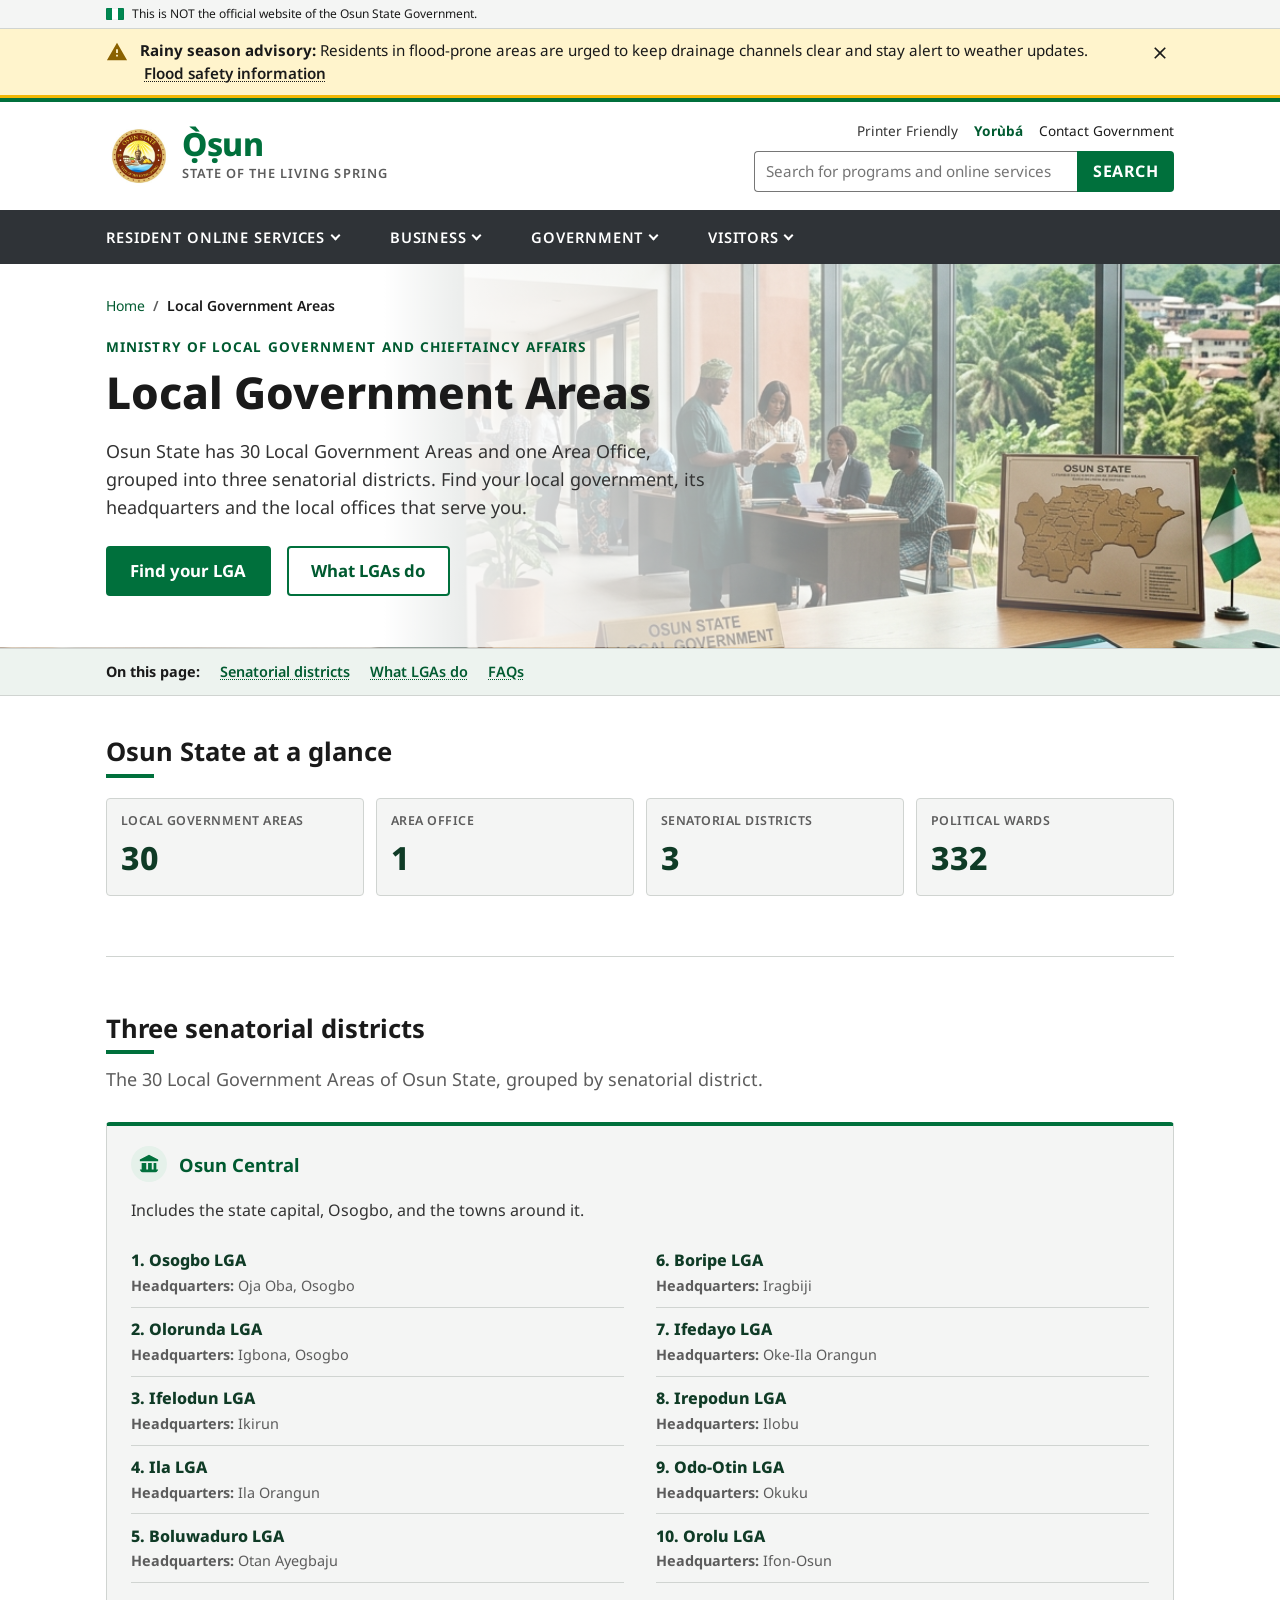
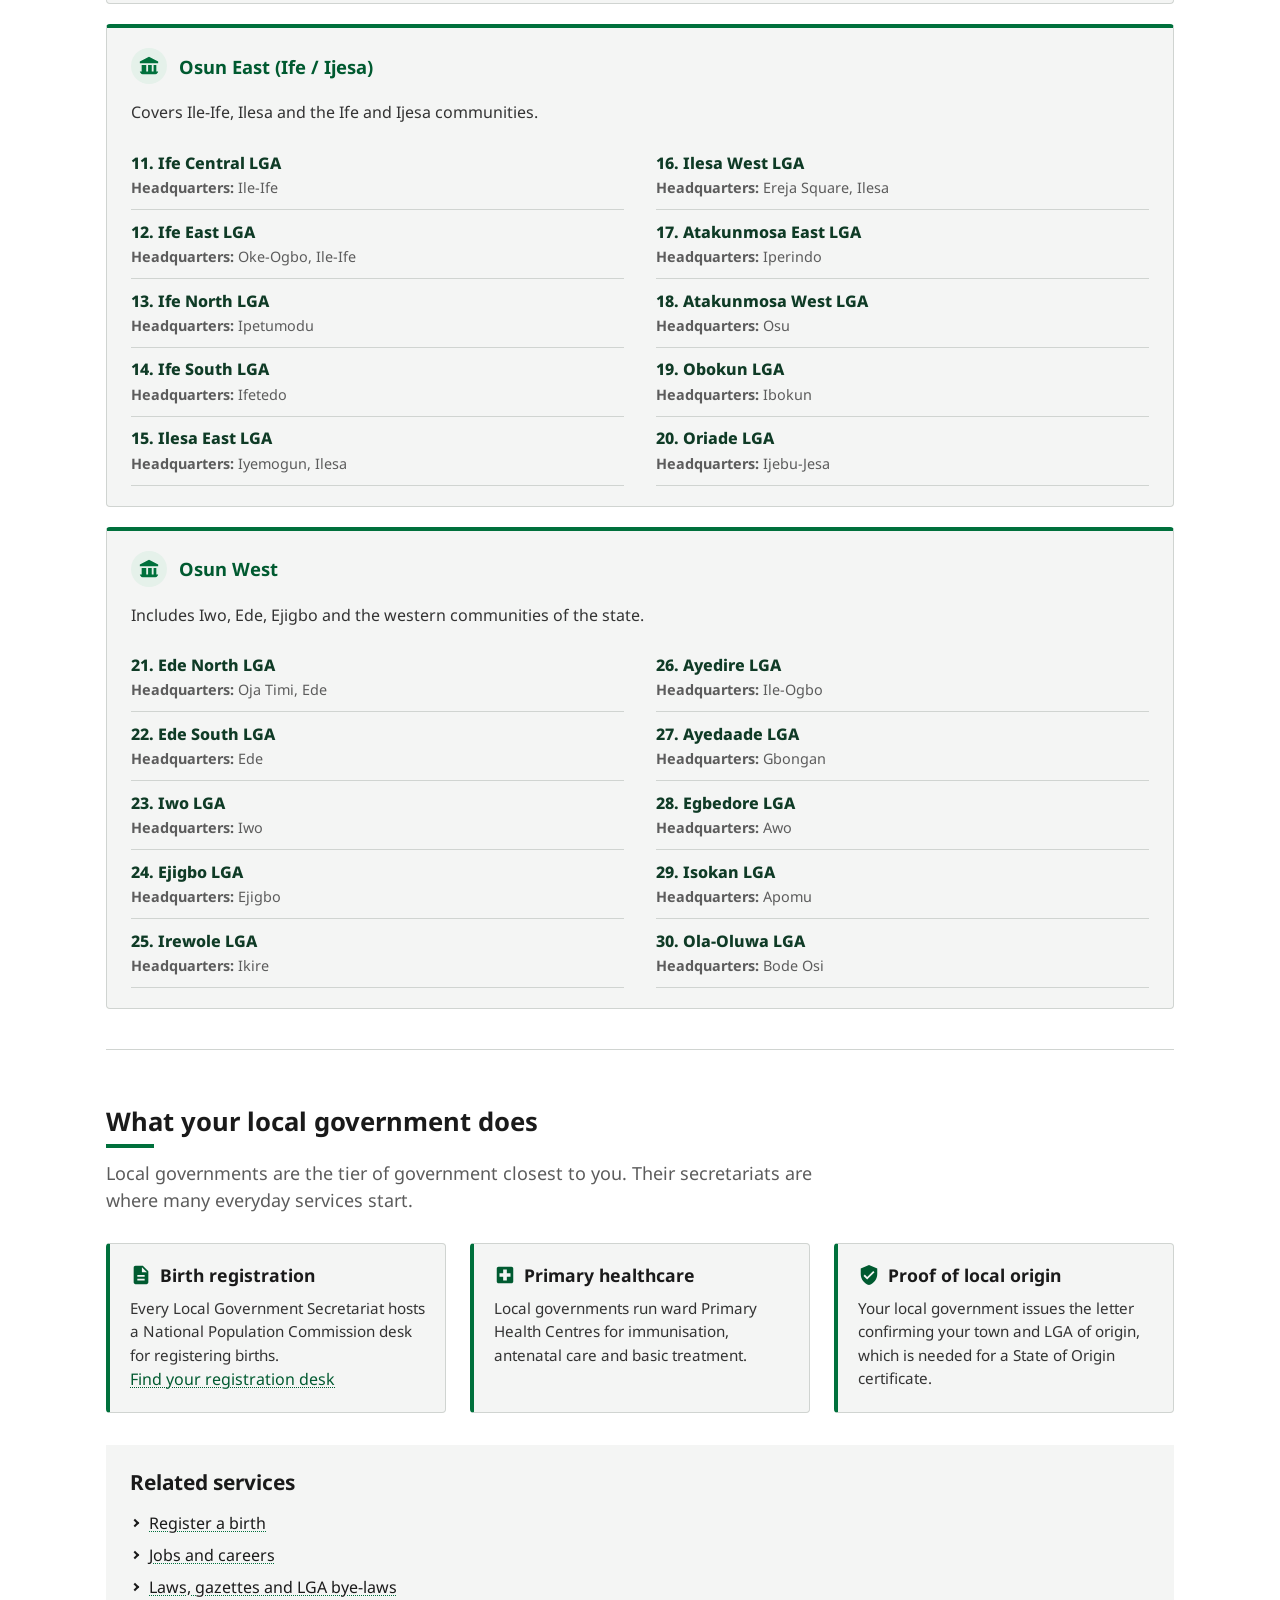
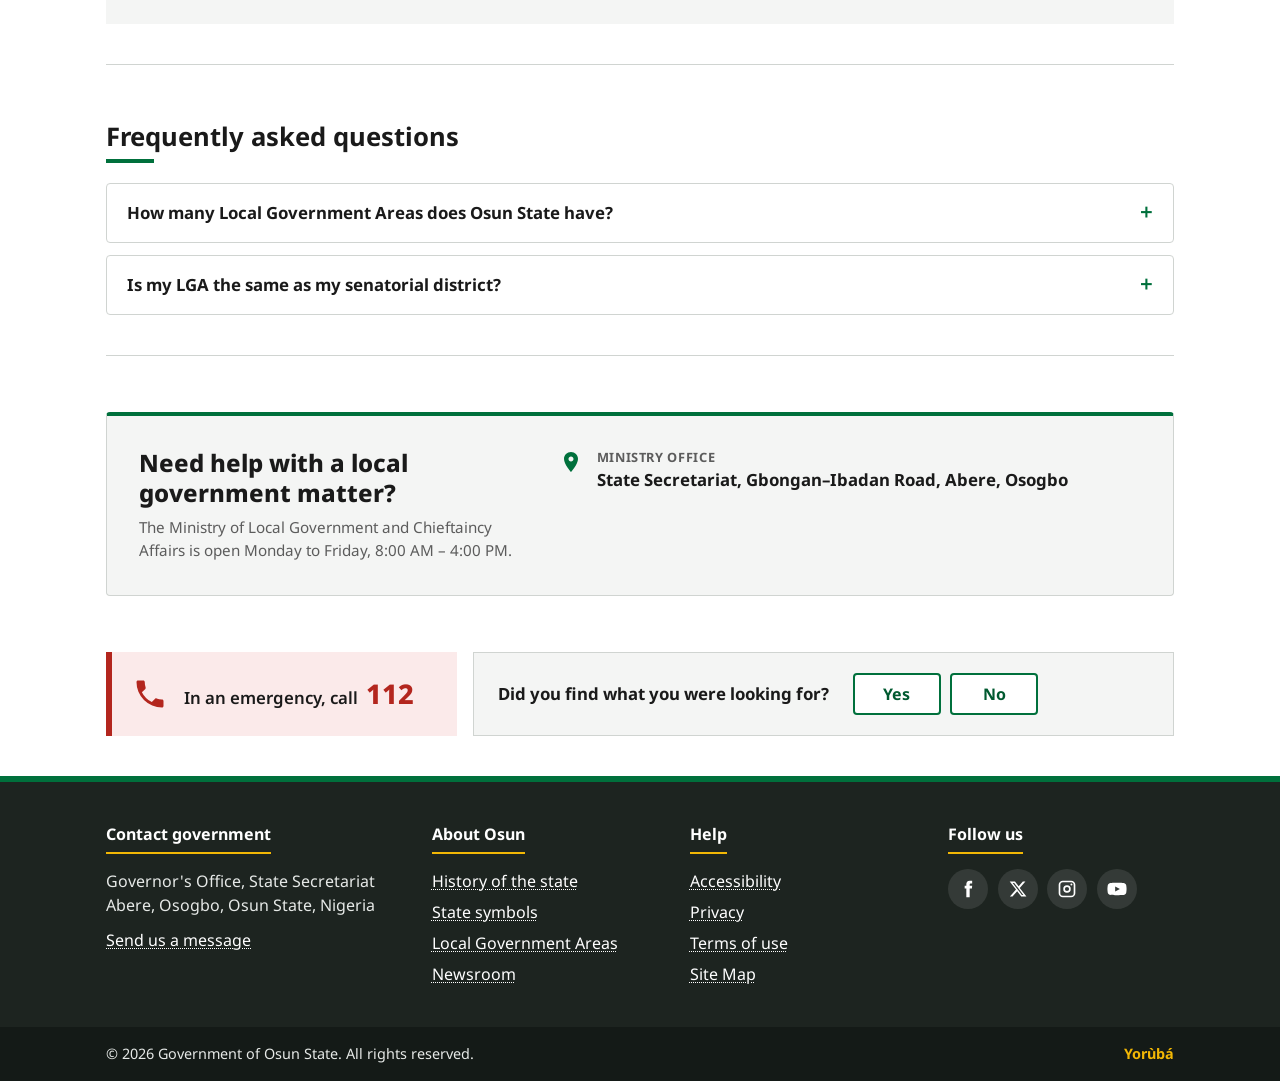
<file: lgas/local-government-areas.html>
<!DOCTYPE html>
<html lang="en">

<head>
  <meta charset="UTF-8">
  <meta name="viewport" content="width=device-width, initial-scale=1.0">
  <title data-i18n="lga.meta.title">Local Government Areas | Government of Osun State</title>
  <meta name="description" data-i18n-attr="content:lga.meta.description"
    content="Find your Local Government Area in Osun State: browse all 30 LGAs and the Ife East Area Office by senatorial district, headquarters and local registration office.">
  <meta name="theme-color" content="#00703c">
  <link rel="preconnect" href="https://fonts.googleapis.com">
  <link rel="preconnect" href="https://fonts.gstatic.com" crossorigin>
  <link href="https://fonts.googleapis.com/css2?family=Noto+Sans:wght@400;600;700;800&display=swap" rel="stylesheet">
  <link rel="stylesheet" href="../styles.css">
  <link rel="canonical" href="https://osunstate.gov.ng/lgas/local-government-areas.html">
</head>

<body>
  <a class="skip-link" href="#main" data-i18n="a11y.skip">Skip to main content</a>

  <!-- ============ OFFICIAL TOP BAR ============ -->
  <div class="official-topbar" aria-label="Official government website" data-i18n-attr="aria-label:topbar.label">
    <div class="container official-topbar__inner">
      <svg class="official-topbar__flag" viewBox="0 0 24 16" width="18" height="12" aria-hidden="true"
        focusable="false">
        <path d="M0 0h8v16H0zM16 0h8v16h-8z" fill="#008751" />
        <path d="M8 0h8v16H8z" fill="#ffffff" />
        <path d="M0 0h24v16H0z" fill="none" stroke="rgba(0, 0, 0, 0.15)" stroke-width="1" />
      </svg>
      <span class="official-topbar__text" data-i18n="topbar.official">This is NOT the official website of the Osun State
        Government.</span>
    </div>
  </div>

  <!-- ============ ALERT BANNER ============ -->
  <div class="alert" id="site-alert" role="region" aria-labelledby="alert-title">
    <div class="container alert__inner">
      <svg class="alert__icon" viewBox="0 0 24 24" aria-hidden="true">
        <path d="M12 2 1 21h22L12 2zm1 15h-2v-2h2v2zm0-4h-2V9h2v4z" />
      </svg>
      <p class="alert__text">
        <strong id="alert-title" data-i18n="alert.title">Rainy season advisory:</strong>
        <span data-i18n="alert.body">Residents in flood-prone areas are urged to keep drainage channels clear and stay
          alert to weather updates.</span>
        <a href="#" data-i18n="alert.link">Flood safety information</a>
      </p>
      <button class="alert__close" type="button" data-i18n-attr="aria-label:alert.dismiss" aria-label="Dismiss alert">
        <svg viewBox="0 0 24 24" aria-hidden="true">
          <path d="M19 6.4 17.6 5 12 10.6 6.4 5 5 6.4 10.6 12 5 17.6 6.4 19 12 13.4 17.6 19 19 17.6 13.4 12z" />
        </svg>
      </button>
    </div>
  </div>

  <!-- ============ HEADER ============ -->
  <header class="site-header">
    <div class="container site-header__inner">
      <a class="brand" href="../index.html" data-i18n-attr="aria-label:brand.home"
        aria-label="Government of Osun State home">
        <img class="brand__emblem" src="../assets/images/osun-logo.jpg" alt="Osun State Logo" width="64" height="64">
        <span class="brand__text">
          <span class="brand__name" data-i18n="brand.name">Ọ̀ṣun</span>
          <span class="brand__tagline" data-i18n="brand.tagline">State of the Living Spring</span>
        </span>
      </a>

      <div class="site-header__tools">
        <ul class="utility-nav" aria-label="Utility" data-i18n-attr="aria-label:utility.label">
          <li><button type="button" class="link-button" id="print-btn" data-i18n="utility.print">Printer
              Friendly</button></li>
          <li><button type="button" class="link-button lang-toggle" lang="yo" data-lang-toggle>Yorùbá</button></li>
          <li><a href="#contact" data-i18n="utility.contact">Contact Government</a></li>
        </ul>

        <form class="search" role="search" id="search-form" action="#" autocomplete="off">
          <label class="visually-hidden" for="search-input" data-i18n="search.label">Search osunstate.gov.ng</label>
          <input class="search__input" id="search-input" type="search" name="q"
            placeholder="Search for programs and online services" data-i18n-attr="placeholder:search.placeholder"
            aria-controls="search-suggestions" aria-autocomplete="list" aria-expanded="false">
          <button class="search__button" type="submit" data-i18n="search.button">Search</button>
          <ul class="search__suggestions" id="search-suggestions" role="listbox" hidden></ul>
        </form>
      </div>

      <button class="menu-toggle" type="button" aria-expanded="false" aria-controls="primary-nav">
        <span class="menu-toggle__bars" aria-hidden="true"></span>
        <span data-i18n="nav.menu">Menu</span>
      </button>
    </div>

    <!-- ============ PRIMARY NAV ============ -->
    <nav class="primary-nav" id="primary-nav" aria-label="Main" data-i18n-attr="aria-label:nav.label">
      <ul class="container primary-nav__list">
        <li class="primary-nav__item">
          <button class="primary-nav__trigger" type="button" aria-expanded="false" aria-controls="mega-residents"
            data-i18n="nav.residents">Resident Online Services</button>
          <div class="mega" id="mega-residents" hidden>
            <div class="container mega__grid">
              <div>
                <h2 class="mega__heading" data-i18n="mega.health">Health</h2>
                <ul>
                  <li><a href="#" data-i18n="mega.health.1">Osun Health Insurance Scheme (OHIS)</a></li>
                  <li><a href="#" data-i18n="mega.health.2">Hospitals and primary health centres</a></li>
                  <li><a href="#" data-i18n="mega.health.3">Immunisation</a></li>
                </ul>
              </div>
              <div>
                <h2 class="mega__heading" data-i18n="mega.education">Education</h2>
                <ul>
                  <li><a href="#" data-i18n="mega.education.1">Public schools</a></li>
                  <li><a href="#" data-i18n="mega.education.2">Scholarships and bursaries</a></li>
                  <li><a href="#" data-i18n="mega.education.3">Tertiary institutions</a></li>
                </ul>
              </div>
              <div>
                <h2 class="mega__heading" data-i18n="mega.land">Land and housing</h2>
                <ul>
                  <li><a href="#" data-i18n="mega.land.1">Certificate of Occupancy</a></li>
                  <li><a href="#" data-i18n="mega.land.2">Land search and GIS</a></li>
                  <li><a href="#" data-i18n="mega.land.3">Building permits</a></li>
                </ul>
              </div>
              <div>
                <h2 class="mega__heading" data-i18n="mega.records">Records and identity</h2>
                <ul>
                  <li><a href="../records/register-a-birth.html" data-i18n="mega.records.1">Birth and death
                      registration</a></li>
                  <li><a href="#" data-i18n="mega.records.2">Certificate of state of origin</a></li>
                  <li><a href="#" data-i18n="mega.records.3">Driver and vehicle licensing</a></li>
                </ul>
              </div>
            </div>
          </div>
        </li>
        <li class="primary-nav__item">
          <button class="primary-nav__trigger" type="button" aria-expanded="false" aria-controls="mega-business"
            data-i18n="nav.business">Business</button>
          <div class="mega" id="mega-business" hidden>
            <div class="container mega__grid">
              <div>
                <h2 class="mega__heading" data-i18n="mega.start">Start and grow</h2>
                <ul>
                  <li><a href="#" data-i18n="mega.start.1">Starting a business</a></li>
                  <li><a href="#" data-i18n="mega.start.2">Registration and permits</a></li>
                  <li><a href="#" data-i18n="mega.start.3">Support for small businesses</a></li>
                </ul>
              </div>
              <div>
                <h2 class="mega__heading" data-i18n="mega.invest">Invest in Osun</h2>
                <ul>
                  <li><a href="#" data-i18n="mega.invest.1">Investment opportunities</a></li>
                  <li><a href="#" data-i18n="mega.invest.2">Agriculture and agribusiness</a></li>
                  <li><a href="#" data-i18n="mega.invest.3">Solid minerals</a></li>
                </ul>
              </div>
              <div>
                <h2 class="mega__heading" data-i18n="mega.tax">Taxes and procurement</h2>
                <ul>
                  <li><a href="../taxes/pay-your-taxes.html" data-i18n="mega.tax.1">Pay taxes online (OSIRS)</a></li>
                  <li><a href="../taxes/calculate-personal-income-tax.html" data-i18n="mega.tax.calc">Calculate personal
                      income tax</a></li>
                  <li><a href="#" data-i18n="mega.tax.2">Tax clearance certificate</a></li>
                  <li><a href="#" data-i18n="mega.tax.3">Tenders and contracts</a></li>
                </ul>
              </div>
            </div>
          </div>
        </li>
        <li class="primary-nav__item">
          <button class="primary-nav__trigger" type="button" aria-expanded="false" aria-controls="mega-government"
            data-i18n="nav.government">Government</button>
          <div class="mega" id="mega-government" hidden>
            <div class="container mega__grid">
              <div>
                <h2 class="mega__heading" data-i18n="mega.exec">Executive</h2>
                <ul>
                  <li><a href="#" data-i18n="mega.exec.1">Office of the Governor</a></li>
                  <li><a href="#" data-i18n="mega.exec.2">Office of the Deputy Governor</a></li>
                  <li><a href="#" data-i18n="mega.exec.3">State Executive Council</a></li>
                </ul>
              </div>
              <div>
                <h2 class="mega__heading" data-i18n="mega.arms">Legislature and judiciary</h2>
                <ul>
                  <li><a href="#" data-i18n="mega.arms.1">Osun State House of Assembly</a></li>
                  <li><a href="#" data-i18n="mega.arms.2">State Judiciary</a></li>
                  <li><a href="../laws/laws-and-gazettes.html" data-i18n="mega.arms.3">Laws and gazettes</a>
                  </li>
                </ul>
              </div>
              <div>
                <h2 class="mega__heading" data-i18n="mega.orgs">Organisations</h2>
                <ul>
                  <li><a href="#" data-i18n="mega.orgs.1">Ministries, departments and agencies</a></li>
                  <li><a href="local-government-areas.html" aria-current="page" data-i18n="mega.orgs.2">Local Government
                      Areas</a></li>
                  <li><a href="#" data-i18n="mega.orgs.3">Budget and open data</a></li>
                  <li><a href="../jobs/jobs.html" data-i18n="mega.orgs.jobs">Jobs and careers</a></li>
                </ul>
              </div>
            </div>
          </div>
        </li>
        <li class="primary-nav__item">
          <button class="primary-nav__trigger" type="button" aria-expanded="false" aria-controls="mega-visitors"
            data-i18n="nav.visitors">Visitors</button>
          <div class="mega" id="mega-visitors" hidden>
            <div class="container mega__grid">
              <div>
                <h2 class="mega__heading" data-i18n="mega.see">Places to see</h2>
                <ul>
                  <li><a href="../tourism/tourist.html" data-i18n="mega.see.tourist">Tourist Centres</a></li>
                  <li><a href="../tourism/plan-your-visit.html?site=osun-sacred-grove"
                      data-i18n="mega.see.1">Osun-Osogbo Sacred Grove</a></li>
                  <li><a href="../tourism/plan-your-visit.html?site=olumirin-waterfall" data-i18n="mega.see.2">Olumirin
                      Waterfall, Erin-Ijesha</a></li>
                  <li><a href="../tourism/plan-your-visit.html?site=oduduwa-shrine" data-i18n="mega.see.3">Ile-Ife,
                      cradle of the Yoruba</a></li>
                </ul>
              </div>
              <div>
                <h2 class="mega__heading" data-i18n="mega.events">Culture and events</h2>
                <ul>
                  <li><a href="#" data-i18n="mega.events.1">Osun-Osogbo Festival</a></li>
                  <li><a href="#" data-i18n="mega.events.2">Festivals calendar</a></li>
                  <li><a href="#" data-i18n="mega.events.3">Museums and arts</a></li>
                </ul>
              </div>
              <div>
                <h2 class="mega__heading" data-i18n="mega.plan">Plan your trip</h2>
                <ul>
                  <li><a href="../tourism/plan-your-visit.html" data-i18n="plan.cta">Plan your visit</a></li>
                  <li><a href="#" data-i18n="mega.plan.1">Getting to Osun</a></li>
                  <li><a href="#" data-i18n="mega.plan.2">Hotels and accommodation</a></li>
                  <li><a href="#" data-i18n="mega.plan.3">Maps</a></li>
                </ul>
              </div>
            </div>
          </div>
        </li>
      </ul>
    </nav>
  </header>

  <!-- ============ MAIN CONTENT ============ -->
  <main id="main" tabindex="-1">
    <div id="lga-page" data-lga-page>
      <div class="hero-bg hero-bg--lga">
        <div class="container page-header page-header--with-breadcrumb tax-hero">
          <nav class="breadcrumb-nav" aria-label="Breadcrumb">
            <ol class="breadcrumbs">
              <li><a href="../index.html" data-i18n="laws.breadcrumb.home">Home</a></li>
              <li aria-current="page"><span data-i18n="lga.title">Local Government Areas</span></li>
            </ol>
          </nav>

          <div class="tax-hero__grid">
            <div>
              <p class="tax-hero__eyebrow" data-i18n="lga.eyebrow">Ministry of Local Government and Chieftaincy Affairs
              </p>
              <h1 class="page-title" data-i18n="lga.title">Local Government Areas</h1>
              <p class="page-lead" data-i18n="lga.lead">Osun State has 30 Local Government Areas and one Area Office,
                grouped
                into three senatorial districts. Find your local government, its headquarters and the local offices that
                serve you.</p>
              <div class="tax-hero__actions">
                <a class="btn btn--primary btn--lg" href="#lga-districts" data-i18n="lga.cta.find">Find your LGA</a>
                <a class="btn btn--outline btn--lg" href="#lga-services" data-i18n="lga.cta.services">What LGAs do</a>
              </div>
            </div>
          </div>
        </div>
      </div>

      <nav class="tax-toc" aria-labelledby="lga-toc-label">
        <div class="container tax-toc__inner">
          <p class="tax-toc__label" id="lga-toc-label" data-i18n="tax.toc.label">On this page:</p>
          <ul>
            <li><a href="#lga-districts" data-i18n="lga.toc.1">Senatorial districts</a></li>
            <li><a href="#lga-services" data-i18n="lga.toc.3">What LGAs do</a></li>
            <li><a href="#lga-faq" data-i18n="lga.toc.4">FAQs</a></li>
          </ul>
        </div>
      </nav>

      <div class="container">
        <!-- ============ AT A GLANCE ============ -->
        <section class="tax-section" id="lga-glance" aria-labelledby="lga-glance-title">
          <h2 class="section-title" id="lga-glance-title" data-i18n="lga.glance.title">Osun State at a glance</h2>
          <dl class="tax-stat-grid lga-glance">
            <div class="tax-stat-card">
              <dt data-i18n="lga.glance.lgas">Local Government Areas</dt>
              <dd>30</dd>
            </div>
            <div class="tax-stat-card">
              <dt data-i18n="lga.glance.area">Area Office</dt>
              <dd>1</dd>
            </div>
            <div class="tax-stat-card">
              <dt data-i18n="lga.glance.districts">Senatorial districts</dt>
              <dd>3</dd>
            </div>
            <div class="tax-stat-card">
              <dt data-i18n="lga.glance.wards">Political wards</dt>
              <dd>332</dd>
            </div>
          </dl>
        </section>

        <!-- ============ LGAs BY SENATORIAL DISTRICT ============ -->
        <section class="tax-section" id="lga-districts" aria-labelledby="lga-districts-title">
          <h2 class="section-title" id="lga-districts-title" data-i18n="lga.districts.title">Three senatorial districts
          </h2>
          <p class="tax-section__lead" data-i18n="lga.districts.lead">The 30 Local Government Areas of Osun State,
            grouped by senatorial district.</p>

          <div class="lga-groups">
          <div class="lga-group">
            <div class="tax-type__head">
                <svg class="tax-type__icon" viewBox="0 0 24 24" aria-hidden="true" focusable="false">
                  <path d="M12 2 2 7v2h20V7L12 2zM4 11v7H2v3h20v-3h-2v-7h-3v7h-2v-7h-4v7H9v-7H4z" />
                </svg>
                <h3 class="tax-type__title" id="lga-group-central" data-i18n="lga.district.central">Osun Central</h3>
            </div>
            <p data-i18n="lga.district.central.desc">Includes the state capital, Osogbo, and the towns around it.</p>
            <ol class="lga-list" data-lga-group="central" aria-labelledby="lga-group-central"></ol>
          </div>

          <div class="lga-group">
            <div class="tax-type__head">
                <svg class="tax-type__icon" viewBox="0 0 24 24" aria-hidden="true" focusable="false">
                  <path d="M12 2 2 7v2h20V7L12 2zM4 11v7H2v3h20v-3h-2v-7h-3v7h-2v-7h-4v7H9v-7H4z" />
                </svg>
                <h3 class="tax-type__title" id="lga-group-east" data-i18n="lga.district.east">Osun East (Ife / Ijesa)</h3>
            </div>
            <p data-i18n="lga.district.east.desc">Covers Ile-Ife, Ilesa and the Ife and Ijesa communities.</p>
            <ol class="lga-list" data-lga-group="east" aria-labelledby="lga-group-east"></ol>
          </div>

          <div class="lga-group">
            <div class="tax-type__head">
                <svg class="tax-type__icon" viewBox="0 0 24 24" aria-hidden="true" focusable="false">
                  <path d="M12 2 2 7v2h20V7L12 2zM4 11v7H2v3h20v-3h-2v-7h-3v7h-2v-7h-4v7H9v-7H4z" />
                </svg>
                <h3 class="tax-type__title" id="lga-group-west" data-i18n="lga.district.west">Osun West</h3>
            </div>
            <p data-i18n="lga.district.west.desc">Includes Iwo, Ede, Ejigbo and the western communities of the state.</p>
            <ol class="lga-list" data-lga-group="west" aria-labelledby="lga-group-west"></ol>
          </div>
          </div>
        </section>

        <!-- ============ WHAT LGAs DO ============ -->
        <section class="tax-section" id="lga-services" aria-labelledby="lga-services-title">
          <h2 class="section-title" id="lga-services-title" data-i18n="lga.services.title">What your local government
            does</h2>
          <p class="tax-section__lead" data-i18n="lga.services.lead">Local governments are the tier of government
            closest
            to you. Their secretariats are where many everyday services start.</p>

          <div class="details-grid tax-channels">
            <div class="info-card">
              <div class="info-card__header">
                <svg class="info-card__icon" viewBox="0 0 24 24" aria-hidden="true" focusable="false">
                  <path
                    d="M14 2H6c-1.1 0-1.99.9-1.99 2L4 20c0 1.1.89 2 1.99 2H18c1.1 0 2-.9 2-2V8l-6-6zm2 16H8v-2h8v2zm0-4H8v-2h8v2zm-3-5V3.5L18.5 9H13z" />
                </svg>
                <h3 data-i18n="lga.svc1.title">Birth registration</h3>
              </div>
              <p data-i18n="lga.svc1.body">Every Local Government Secretariat hosts a National Population Commission
                desk for registering births.</p>
              <a class="tax-channel__link" href="../records/register-a-birth.html#birth-lga-directory"
                data-i18n="lga.svc1.link">Find your registration desk</a>
            </div>

            <div class="info-card">
              <div class="info-card__header">
                <svg class="info-card__icon" viewBox="0 0 24 24" aria-hidden="true" focusable="false">
                  <path
                    d="M19 3H5c-1.1 0-1.99.9-1.99 2L3 19c0 1.1.9 2 2 2h14c1.1 0 2-.9 2-2V5c0-1.1-.9-2-2-2zm-1 11h-4v4h-4v-4H6v-4h4V6h4v4h4v4z" />
                </svg>
                <h3 data-i18n="lga.svc2.title">Primary healthcare</h3>
              </div>
              <p data-i18n="lga.svc2.body">Local governments run ward Primary Health Centres for immunisation,
                antenatal care and basic treatment.</p>
            </div>

            <div class="info-card">
              <div class="info-card__header">
                <svg class="info-card__icon" viewBox="0 0 24 24" aria-hidden="true" focusable="false">
                  <path
                    d="M12 1 3 5v6c0 5.55 3.84 10.74 9 12 5.16-1.26 9-6.45 9-12V5l-9-4zm-2 16-4-4 1.41-1.41L10 14.17l6.59-6.59L18 9l-8 8z" />
                </svg>
                <h3 data-i18n="lga.svc3.title">Proof of local origin</h3>
              </div>
              <p data-i18n="lga.svc3.body">Your local government issues the letter confirming your town and LGA of
                origin, which is needed for a State of Origin certificate.</p>
            </div>
          </div>

          <div class="panel tax-after lga-related">
            <h3 class="panel__title" data-i18n="lga.related.title">Related services</h3>
            <ul class="chevron-list">
              <li><a href="../records/register-a-birth.html" data-i18n="lga.related.1">Register a birth</a></li>
              <li><a href="../jobs/jobs.html" data-i18n="lga.related.2">Jobs and careers</a></li>
              <li><a href="../laws/laws-and-gazettes.html" data-i18n="lga.related.3">Laws, gazettes and LGA bye-laws</a>
              </li>
            </ul>
          </div>
        </section>

        <!-- ============ FAQ ============ -->
        <section class="tax-section" id="lga-faq" aria-labelledby="lga-faq-title">
          <h2 class="section-title" id="lga-faq-title" data-i18n="laws.faq.title">Frequently asked questions</h2>
          <div class="tax-faq">
            <details>
              <summary data-i18n="lga.faq.q1">How many Local Government Areas does Osun State have?</summary>
              <div class="tax-faq__answer">
                <p data-i18n="lga.faq.a1">Osun State has 30 Local Government Areas. The state also runs one Area Office, the Ife East Area Office in Modakeke.</p>
              </div>
            </details>
            <details>
              <summary data-i18n="lga.faq.q4">Is my LGA the same as my senatorial district?</summary>
              <div class="tax-faq__answer">
                <p data-i18n="lga.faq.a4">No. A senatorial district is a larger grouping of several LGAs. Osun Central,
                  Osun East and Osun West each contain about ten.</p>
              </div>
            </details>
          </div>
        </section>

        <!-- ============ CONTACT ============ -->
        <section class="tax-section tax-contact" id="lga-help" aria-labelledby="lga-help-title">
          <div>
            <h2 class="tax-contact__title" id="lga-help-title" data-i18n="lga.help.title">Need help with a local
              government matter?</h2>
            <p class="tax-contact__lead" data-i18n="lga.help.body">The Ministry of Local Government and Chieftaincy
              Affairs is open Monday to Friday, 8:00 AM – 4:00 PM.</p>
          </div>
          <ul class="tax-contact__list">
            <li class="tax-contact__item">
              <svg viewBox="0 0 24 24" aria-hidden="true" focusable="false">
                <path
                  d="M12 2C8.13 2 5 5.13 5 9c0 5.25 7 13 7 13s7-7.75 7-13c0-3.87-3.13-7-7-7zm0 9.5c-1.38 0-2.5-1.12-2.5-2.5s1.12-2.5 2.5-2.5 2.5 1.12 2.5 2.5-1.12 2.5-2.5 2.5z" />
              </svg>
              <div>
                <span class="tax-contact__label" data-i18n="lga.help.office">Ministry office</span>
                <span class="tax-contact__value" data-i18n="lga.help.addr">State Secretariat, Gbongan–Ibadan Road,
                  Abere, Osogbo</span>
              </div>
            </li>
          </ul>
        </section>
      </div>

      <!-- ============ EMERGENCY + FEEDBACK ============ -->
      <section class="container help-row">
        <div class="emergency" role="note">
          <svg viewBox="0 0 24 24" aria-hidden="true">
            <path
              d="M6.6 10.8a15.1 15.1 0 0 0 6.6 6.6l2.2-2.2c.3-.3.7-.4 1-.2 1.1.4 2.3.6 3.6.6.6 0 1 .4 1 1V20c0 .6-.4 1-1 1A17 17 0 0 1 3 4c0-.6.4-1 1-1h3.5c.6 0 1 .4 1 1 0 1.3.2 2.5.6 3.6.1.3 0 .7-.2 1z" />
          </svg>
          <p><span data-i18n="emergency.text">In an emergency, call</span> <a class="emergency__number"
              href="tel:112">112</a></p>
        </div>

        <div class="feedback" id="feedback">
          <div class="feedback__ask">
            <p class="feedback__q" id="feedback-q" data-i18n="feedback.q">Did you find what you were looking for?</p>
            <div class="feedback__buttons" role="group" aria-labelledby="feedback-q">
              <button type="button" class="btn btn--outline" data-feedback="yes" data-i18n="feedback.yes">Yes</button>
              <button type="button" class="btn btn--outline" data-feedback="no" data-i18n="feedback.no">No</button>
            </div>
          </div>
          <p class="feedback__thanks" role="status" hidden data-i18n="feedback.thanks">Thank you for your feedback.</p>
        </div>
      </section>
    </div>
  </main>


  <!-- ============ FOOTER ============ -->
  <footer class="site-footer" id="contact">
    <div class="container site-footer__grid">
      <div>
        <h2 class="site-footer__heading" data-i18n="footer.contact">Contact government</h2>
        <address>
          <span data-i18n="footer.address1">Governor's Office, State Secretariat</span><br>
          <span data-i18n="footer.address2">Abere, Osogbo, Osun State, Nigeria</span>
        </address>
        <a href="#" data-i18n="footer.message">Send us a message</a>
      </div>
      <div>
        <h2 class="site-footer__heading" data-i18n="footer.about">About Osun</h2>
        <ul>
          <li><a href="#" data-i18n="footer.about.1">History of the state</a></li>
          <li><a href="#" data-i18n="footer.about.2">State symbols</a></li>
          <li><a href="local-government-areas.html" data-i18n="footer.about.3">Local Government Areas</a></li>
          <li><a href="#" data-i18n="footer.about.4">Newsroom</a></li>
        </ul>
      </div>
      <div>
        <h2 class="site-footer__heading" data-i18n="footer.help">Help</h2>
        <ul>
          <li><a href="#" data-i18n="footer.help.1">Accessibility</a></li>
          <li><a href="#" data-i18n="footer.help.2">Privacy</a></li>
          <li><a href="#" data-i18n="footer.help.3">Terms of use</a></li>
          <li><a href="#" data-i18n="utility.sitemap">Site Map</a></li>
        </ul>
      </div>
      <div>
        <h2 class="site-footer__heading" data-i18n="footer.follow">Follow us</h2>
        <ul class="social">
          <li><a href="#" aria-label="Facebook"><svg viewBox="0 0 24 24" aria-hidden="true">
                <path d="M14 8V6.5c0-.7.5-1 1-1h2V2h-3c-2.8 0-4 2-4 4.3V8H8v3.5h2V22h4V11.5h2.7L17 8z" />
              </svg></a></li>
          <li><a href="#" aria-label="X"><svg viewBox="0 0 24 24" aria-hidden="true">
                <path
                  d="M17.8 3h3.1l-6.8 7.7 8 10.3h-6.2l-4.9-6.3L5.4 21H2.3l7.3-8.3L2 3h6.4l4.4 5.8zm-1.1 16.2h1.7L7.4 4.7H5.6z" />
              </svg></a></li>
          <li><a href="#" aria-label="Instagram"><svg viewBox="0 0 24 24" aria-hidden="true">
                <path
                  d="M7 2h10a5 5 0 0 1 5 5v10a5 5 0 0 1-5 5H7a5 5 0 0 1-5-5V7a5 5 0 0 1 5-5zm0 2a3 3 0 0 0-3 3v10a3 3 0 0 0 3 3h10a3 3 0 0 0 3-3V7a3 3 0 0 0-3-3zm5 3.5a4.5 4.5 0 1 1 0 9 4.5 4.5 0 0 1 0-9zm0 2a2.5 2.5 0 1 0 0 5 2.5 2.5 0 0 0 0-5zM17.3 5.5a1.2 1.2 0 1 1 0 2.4 1.2 1.2 0 0 1 0-2.4z" />
              </svg></a></li>
          <li><a href="#" aria-label="YouTube"><svg viewBox="0 0 24 24" aria-hidden="true">
                <path
                  d="M23 7.2a3 3 0 0 0-2.1-2.1C19 4.6 12 4.6 12 4.6s-7 0-8.9.5A3 3 0 0 0 1 7.2 31 31 0 0 0 .5 12a31 31 0 0 0 .5 4.8 3 3 0 0 0 2.1 2.1c1.9.5 8.9.5 8.9.5s7 0 8.9-.5a3 3 0 0 0 2.1-2.1 31 31 0 0 0 .5-4.8 31 31 0 0 0-.5-4.8zM9.8 15V9l5.7 3z" />
              </svg></a></li>
        </ul>
      </div>
    </div>
    <div class="site-footer__bottom">
      <div class="container site-footer__bottom-inner">
        <p>&copy; <span id="year">2026</span> <span data-i18n="footer.copyright">Government of Osun State. All rights
            reserved.</span></p>
        <button type="button" class="link-button lang-toggle" lang="yo" data-lang-toggle>Yorùbá</button>
      </div>
    </div>
  </footer>

  <script type="module" src="../scripts/index.js"></script>
</body>

</html>
</file>
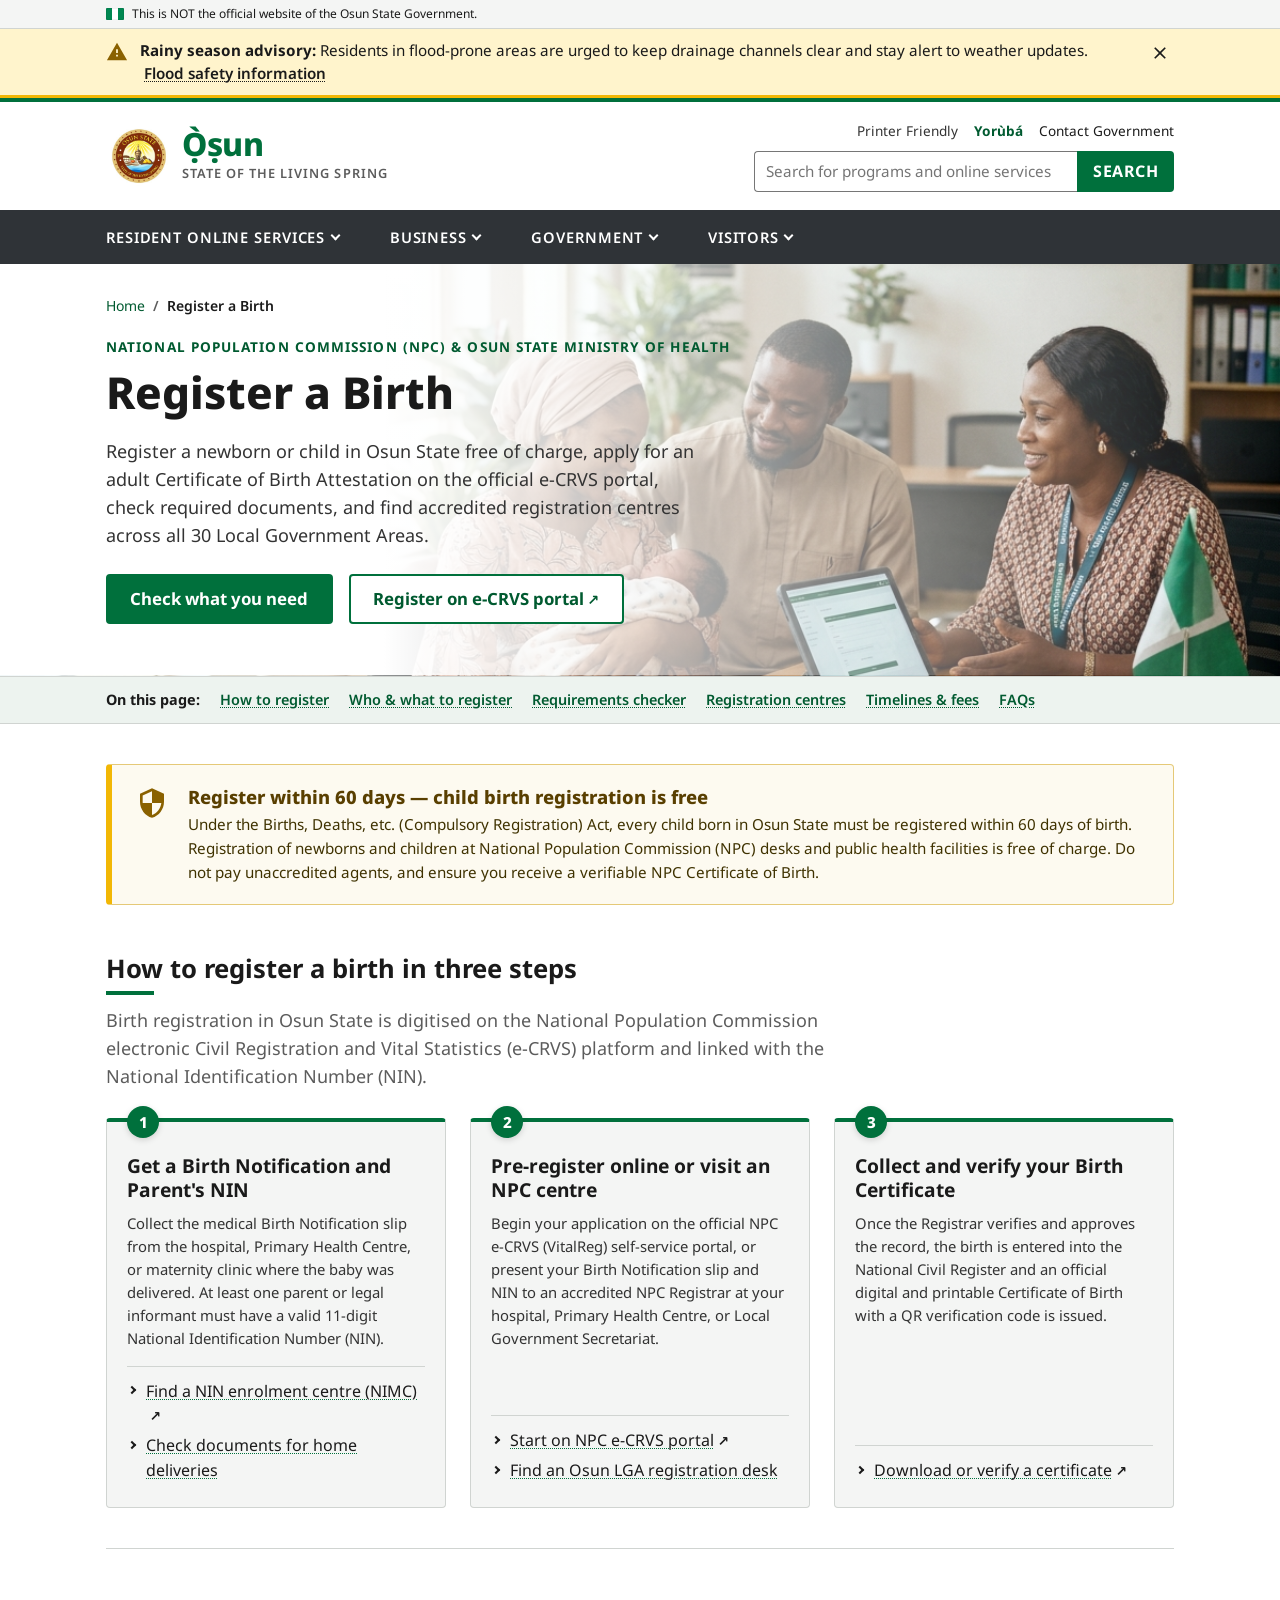
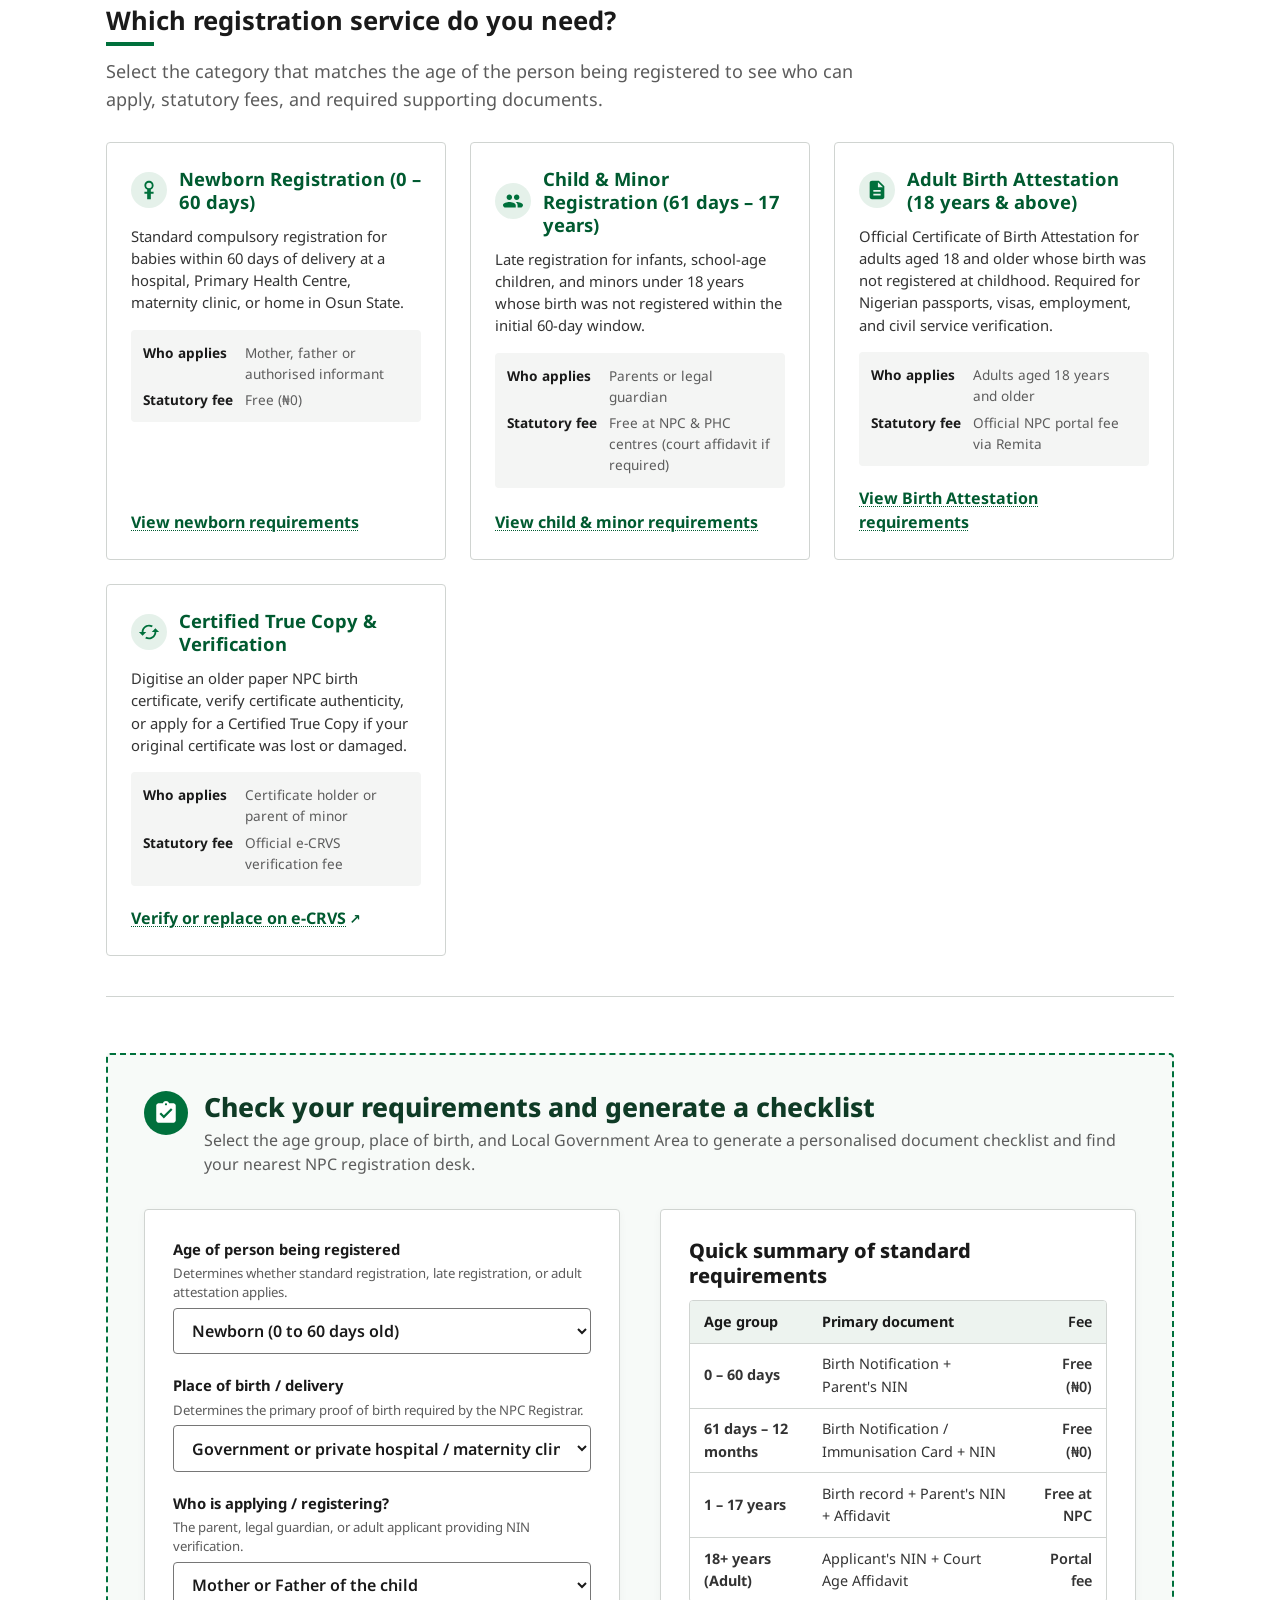
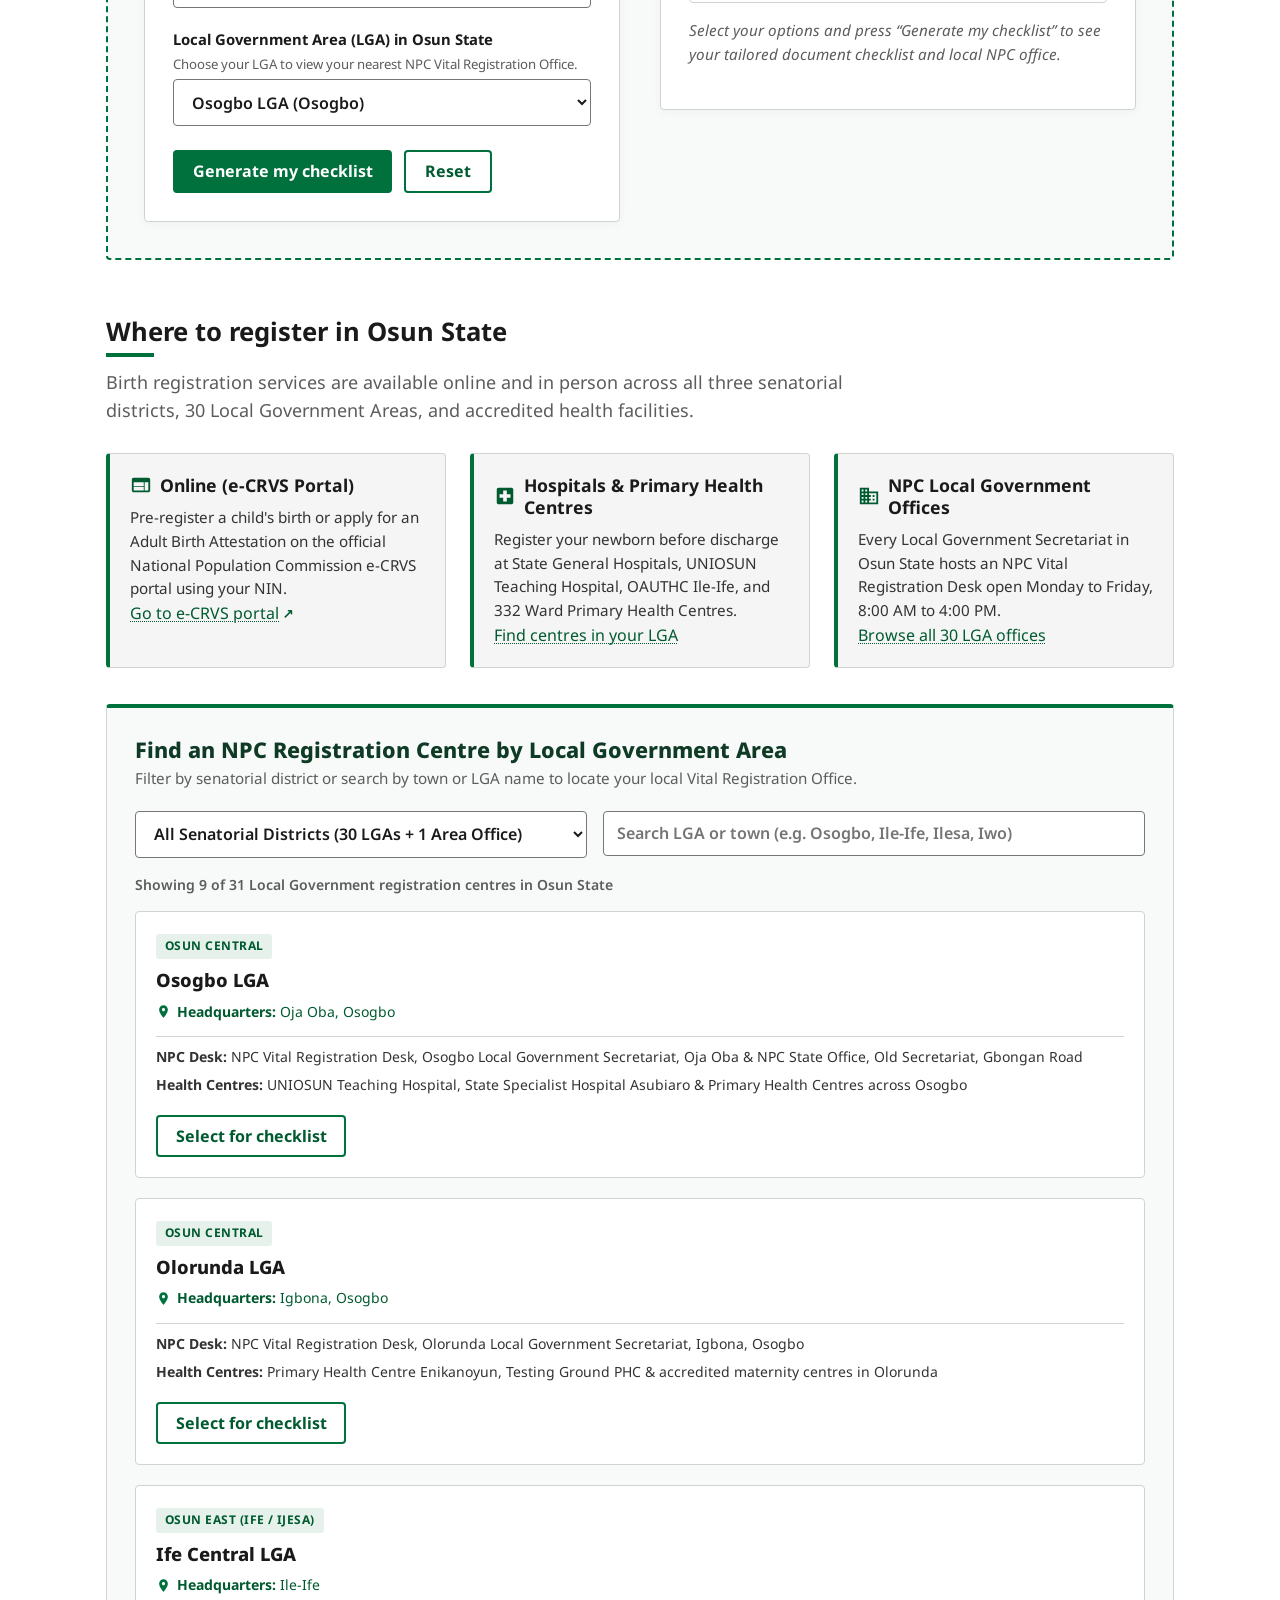
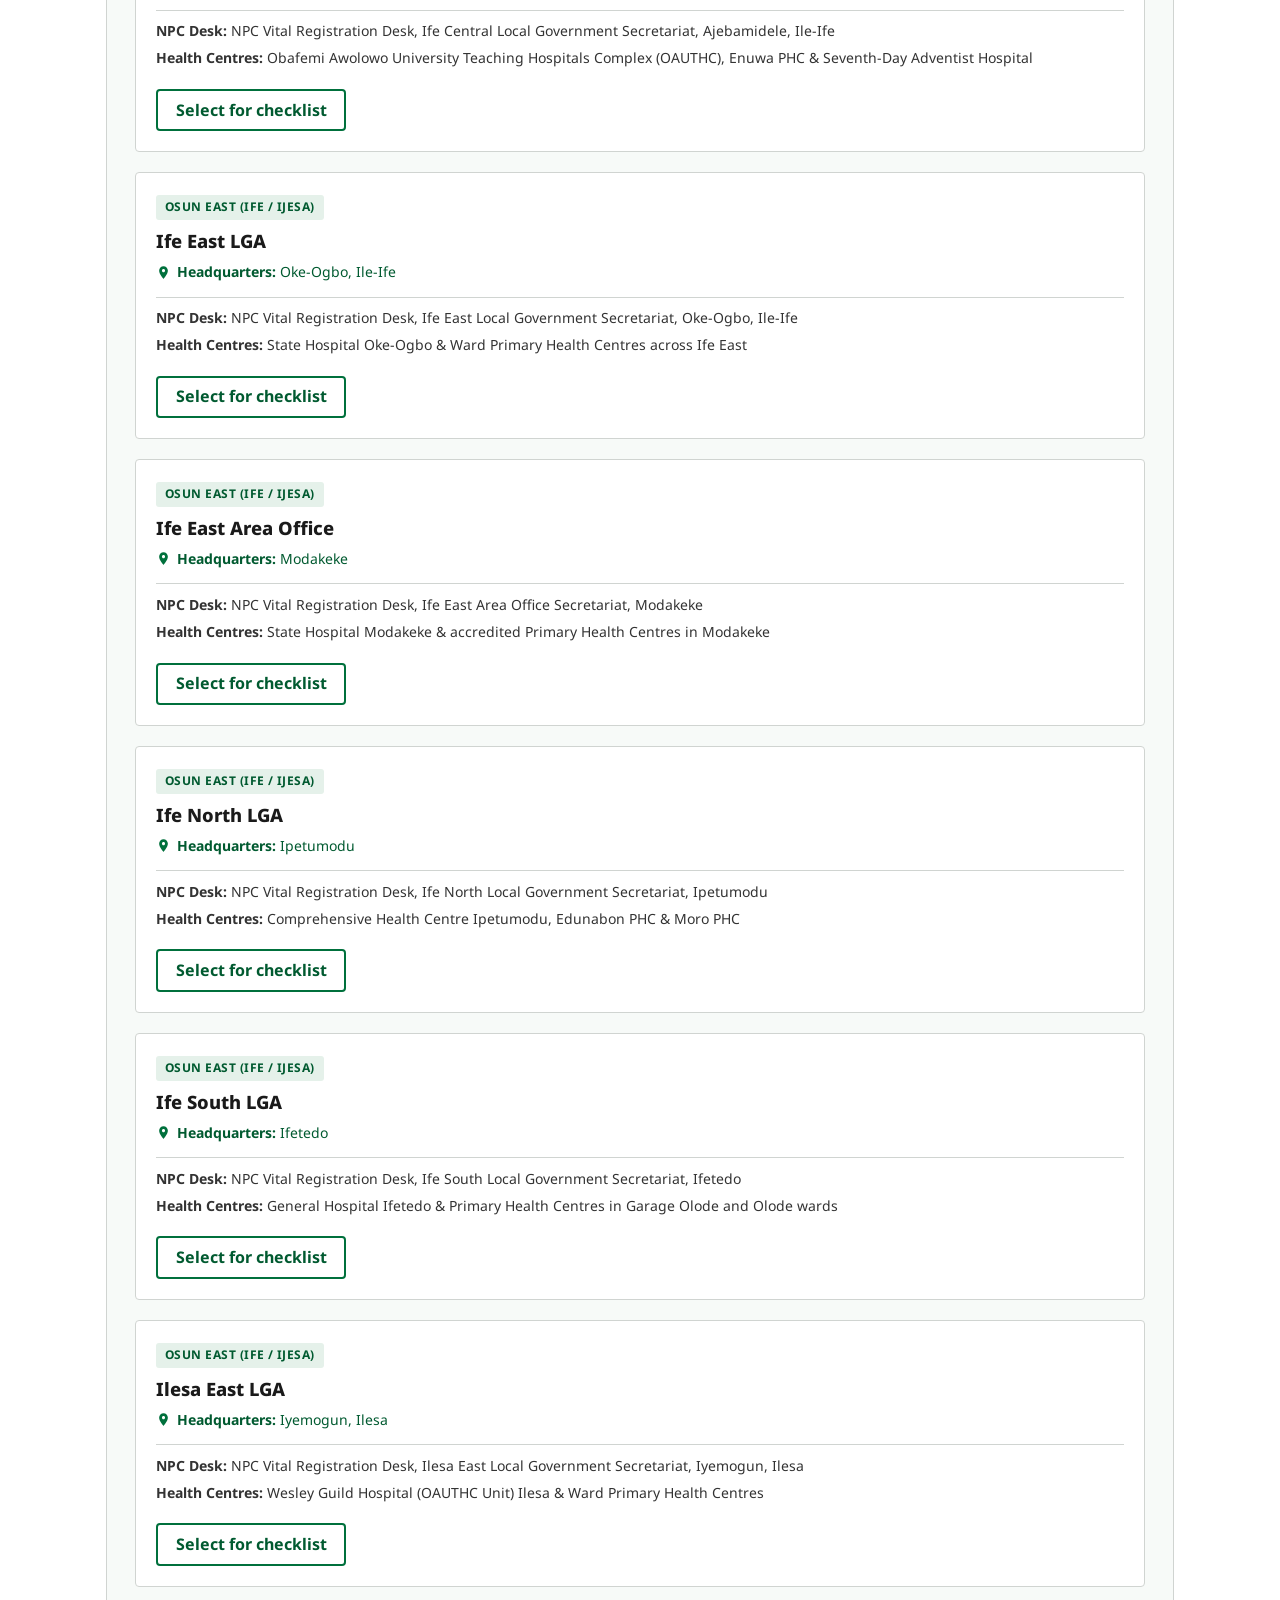
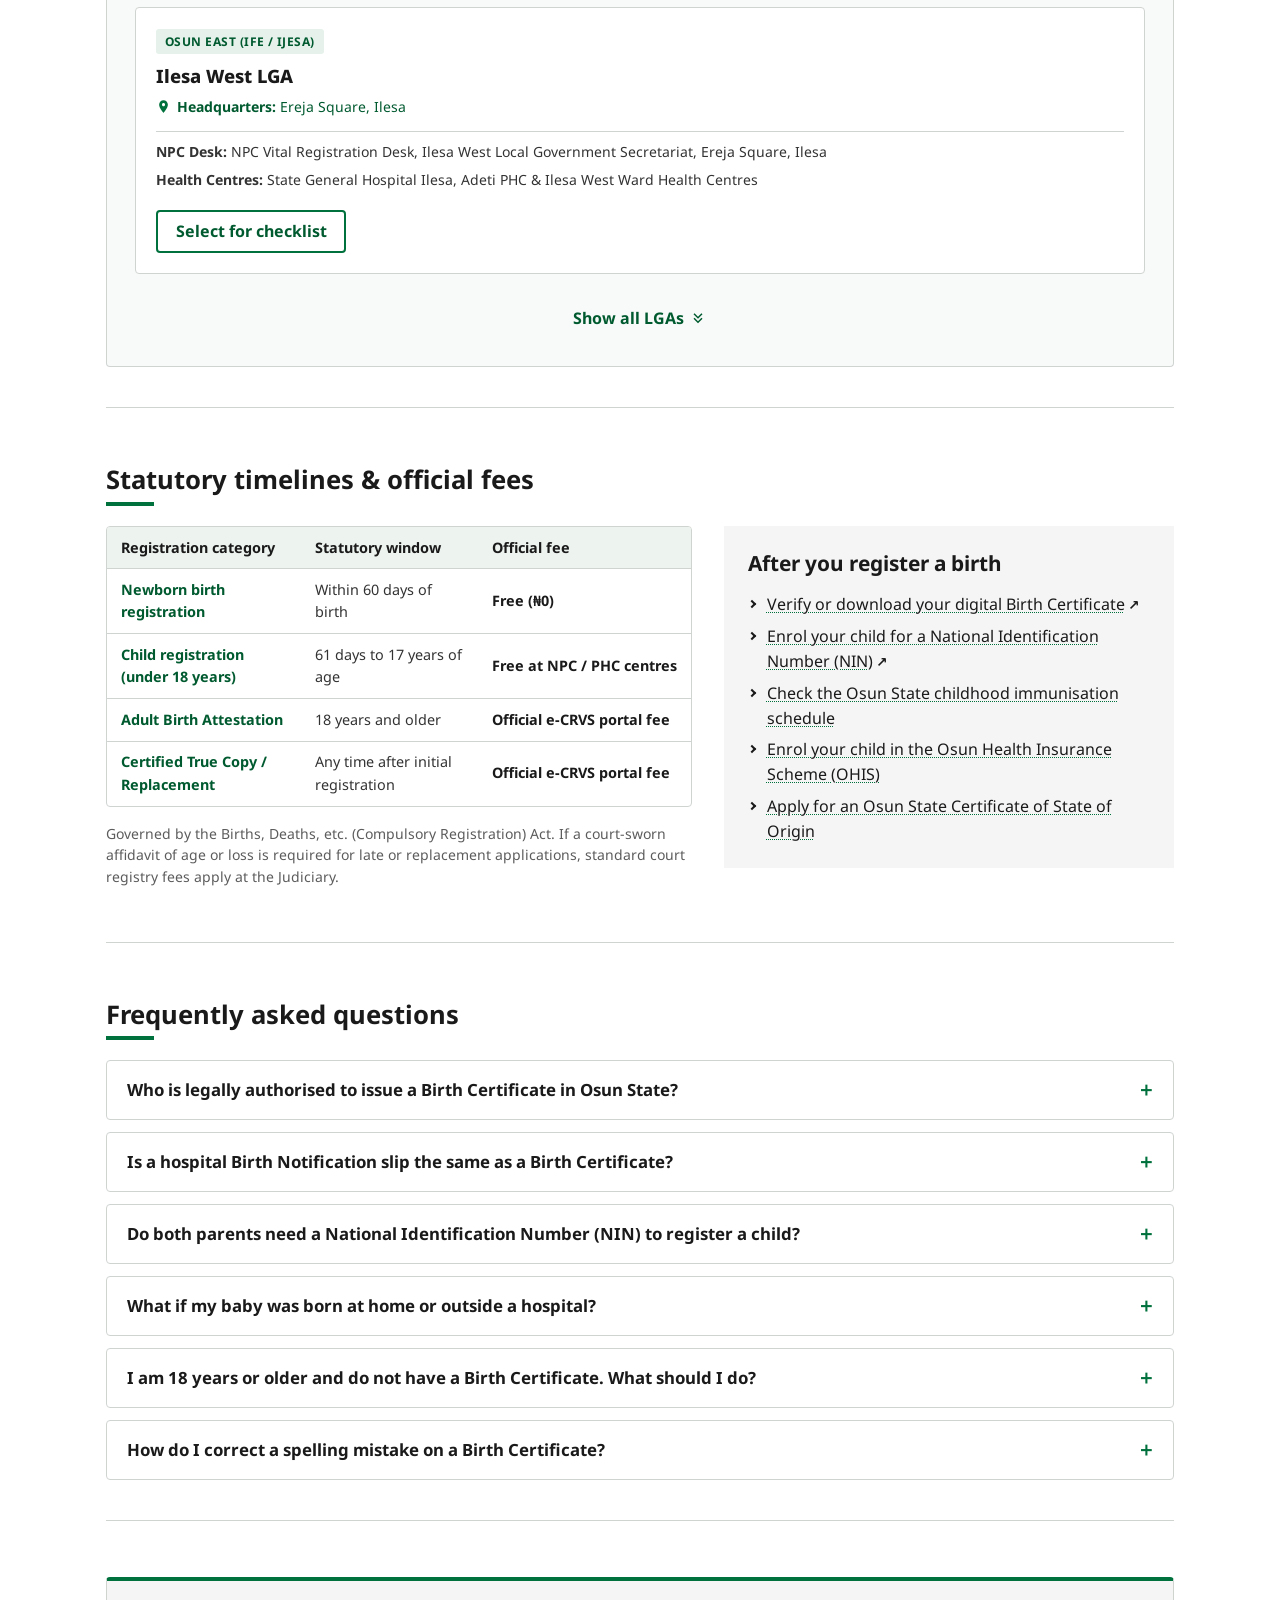
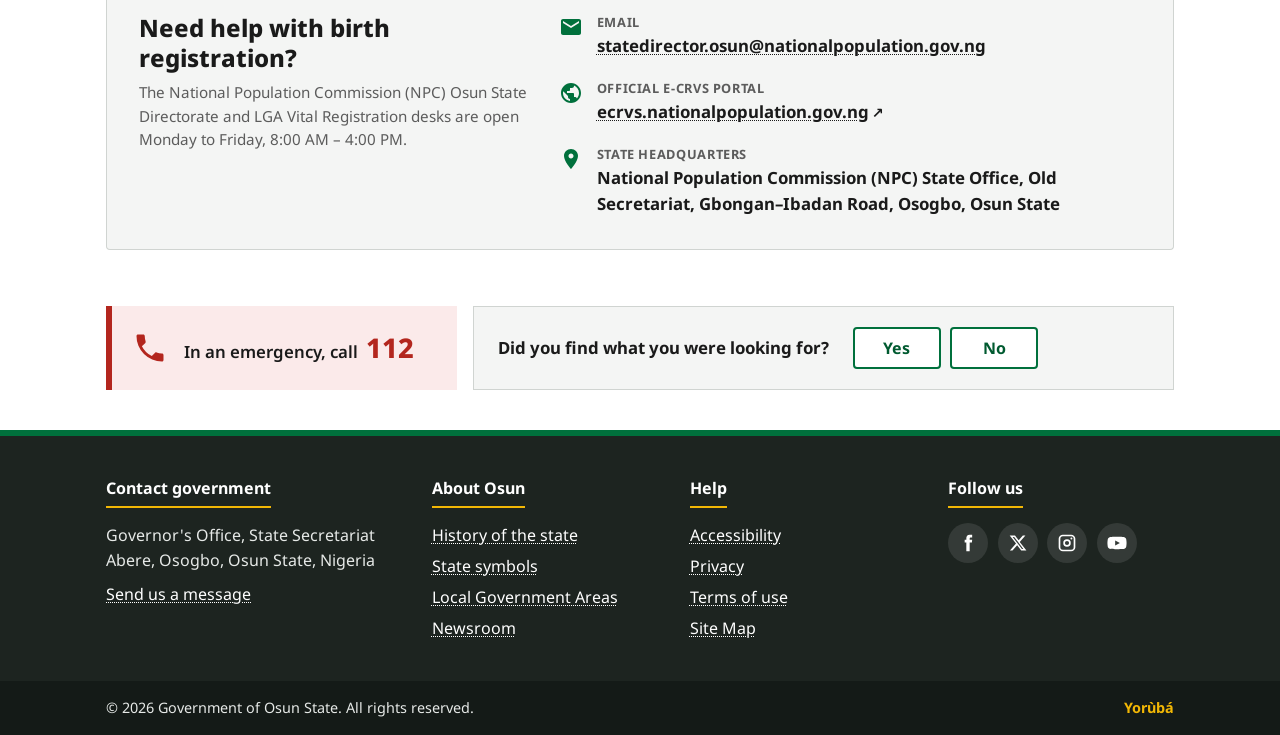
<file: records/register-a-birth.html>
<!DOCTYPE html>
<html lang="en">

<head>
  <meta charset="UTF-8">
  <meta name="viewport" content="width=device-width, initial-scale=1.0">
  <title data-i18n="birth.meta.title">Register a Birth | Government of Osun State</title>
  <meta name="description" data-i18n-attr="content:birth.meta.description"
    content="Register a birth in Osun State, obtain an official National Population Commission (NPC) birth certificate or adult birth attestation on the e-CRVS portal, check required documents and find LGA registration centres.">
  <meta name="theme-color" content="#00703c">
  <link rel="preconnect" href="https://fonts.googleapis.com">
  <link rel="preconnect" href="https://fonts.gstatic.com" crossorigin>
  <link href="https://fonts.googleapis.com/css2?family=Noto+Sans:wght@400;600;700;800&display=swap" rel="stylesheet">
  <link rel="stylesheet" href="../styles.css">
  <link rel="canonical" href="https://osunstate.gov.ng/records/register-a-birth.html">
</head>

<body>
  <a class="skip-link" href="#main" data-i18n="a11y.skip">Skip to main content</a>

  <!-- ============ OFFICIAL TOP BAR ============ -->
  <div class="official-topbar" aria-label="Official government website" data-i18n-attr="aria-label:topbar.label">
    <div class="container official-topbar__inner">
      <svg class="official-topbar__flag" viewBox="0 0 24 16" width="18" height="12" aria-hidden="true"
        focusable="false">
        <path d="M0 0h8v16H0zM16 0h8v16h-8z" fill="#008751" />
        <path d="M8 0h8v16H8z" fill="#ffffff" />
        <path d="M0 0h24v16H0z" fill="none" stroke="rgba(0, 0, 0, 0.15)" stroke-width="1" />
      </svg>
      <span class="official-topbar__text" data-i18n="topbar.official">This is NOT the official website of the Osun State
        Government.</span>
    </div>
  </div>

  <!-- ============ ALERT BANNER ============ -->
  <div class="alert" id="site-alert" role="region" aria-labelledby="alert-title">
    <div class="container alert__inner">
      <svg class="alert__icon" viewBox="0 0 24 24" aria-hidden="true">
        <path d="M12 2 1 21h22L12 2zm1 15h-2v-2h2v2zm0-4h-2V9h2v4z" />
      </svg>
      <p class="alert__text">
        <strong id="alert-title" data-i18n="alert.title">Rainy season advisory:</strong>
        <span data-i18n="alert.body">Residents in flood-prone areas are urged to keep drainage channels clear and stay
          alert to weather updates.</span>
        <a href="#" data-i18n="alert.link">Flood safety information</a>
      </p>
      <button class="alert__close" type="button" data-i18n-attr="aria-label:alert.dismiss" aria-label="Dismiss alert">
        <svg viewBox="0 0 24 24" aria-hidden="true">
          <path d="M19 6.4 17.6 5 12 10.6 6.4 5 5 6.4 10.6 12 5 17.6 6.4 19 12 13.4 17.6 19 19 17.6 13.4 12z" />
        </svg>
      </button>
    </div>
  </div>

  <!-- ============ HEADER ============ -->
  <header class="site-header">
    <div class="container site-header__inner">
      <a class="brand" href="../index.html" data-i18n-attr="aria-label:brand.home"
        aria-label="Government of Osun State home">
        <img class="brand__emblem" src="../assets/images/osun-logo.jpg" alt="Osun State Logo" width="64" height="64">
        <span class="brand__text">
          <span class="brand__name" data-i18n="brand.name">Ọ̀ṣun</span>
          <span class="brand__tagline" data-i18n="brand.tagline">State of the Living Spring</span>
        </span>
      </a>

      <div class="site-header__tools">
        <ul class="utility-nav" aria-label="Utility" data-i18n-attr="aria-label:utility.label">
          <li><button type="button" class="link-button" id="print-btn" data-i18n="utility.print">Printer
              Friendly</button></li>
          <li><button type="button" class="link-button lang-toggle" lang="yo" data-lang-toggle>Yorùbá</button></li>
          <li><a href="#contact" data-i18n="utility.contact">Contact Government</a></li>
        </ul>

        <form class="search" role="search" id="search-form" action="#" autocomplete="off">
          <label class="visually-hidden" for="search-input" data-i18n="search.label">Search osunstate.gov.ng</label>
          <input class="search__input" id="search-input" type="search" name="q"
            placeholder="Search for programs and online services" data-i18n-attr="placeholder:search.placeholder"
            aria-controls="search-suggestions" aria-autocomplete="list" aria-expanded="false">
          <button class="search__button" type="submit" data-i18n="search.button">Search</button>
          <ul class="search__suggestions" id="search-suggestions" role="listbox" hidden></ul>
        </form>
      </div>

      <button class="menu-toggle" type="button" aria-expanded="false" aria-controls="primary-nav">
        <span class="menu-toggle__bars" aria-hidden="true"></span>
        <span data-i18n="nav.menu">Menu</span>
      </button>
    </div>

    <!-- ============ PRIMARY NAV ============ -->
    <nav class="primary-nav" id="primary-nav" aria-label="Main" data-i18n-attr="aria-label:nav.label">
      <ul class="container primary-nav__list">
        <li class="primary-nav__item">
          <button class="primary-nav__trigger" type="button" aria-expanded="false" aria-controls="mega-residents"
            data-i18n="nav.residents">Resident Online Services</button>
          <div class="mega" id="mega-residents" hidden>
            <div class="container mega__grid">
              <div>
                <h2 class="mega__heading" data-i18n="mega.health">Health</h2>
                <ul>
                  <li><a href="#" data-i18n="mega.health.1">Osun Health Insurance Scheme (OHIS)</a></li>
                  <li><a href="#" data-i18n="mega.health.2">Hospitals and primary health centres</a></li>
                  <li><a href="#" data-i18n="mega.health.3">Immunisation</a></li>
                </ul>
              </div>
              <div>
                <h2 class="mega__heading" data-i18n="mega.education">Education</h2>
                <ul>
                  <li><a href="#" data-i18n="mega.education.1">Public schools</a></li>
                  <li><a href="#" data-i18n="mega.education.2">Scholarships and bursaries</a></li>
                  <li><a href="#" data-i18n="mega.education.3">Tertiary institutions</a></li>
                </ul>
              </div>
              <div>
                <h2 class="mega__heading" data-i18n="mega.land">Land and housing</h2>
                <ul>
                  <li><a href="#" data-i18n="mega.land.1">Certificate of Occupancy</a></li>
                  <li><a href="#" data-i18n="mega.land.2">Land search and GIS</a></li>
                  <li><a href="#" data-i18n="mega.land.3">Building permits</a></li>
                </ul>
              </div>
              <div>
                <h2 class="mega__heading" data-i18n="mega.records">Records and identity</h2>
                <ul>
                  <li><a href="register-a-birth.html" aria-current="page" data-i18n="mega.records.1">Birth and death
                      registration</a></li>
                  <li><a href="#" data-i18n="mega.records.2">Certificate of state of origin</a></li>
                  <li><a href="#" data-i18n="mega.records.3">Driver and vehicle licensing</a></li>
                </ul>
              </div>
            </div>
          </div>
        </li>
        <li class="primary-nav__item">
          <button class="primary-nav__trigger" type="button" aria-expanded="false" aria-controls="mega-business"
            data-i18n="nav.business">Business</button>
          <div class="mega" id="mega-business" hidden>
            <div class="container mega__grid">
              <div>
                <h2 class="mega__heading" data-i18n="mega.start">Start and grow</h2>
                <ul>
                  <li><a href="#" data-i18n="mega.start.1">Starting a business</a></li>
                  <li><a href="#" data-i18n="mega.start.2">Registration and permits</a></li>
                  <li><a href="#" data-i18n="mega.start.3">Support for small businesses</a></li>
                </ul>
              </div>
              <div>
                <h2 class="mega__heading" data-i18n="mega.invest">Invest in Osun</h2>
                <ul>
                  <li><a href="#" data-i18n="mega.invest.1">Investment opportunities</a></li>
                  <li><a href="#" data-i18n="mega.invest.2">Agriculture and agribusiness</a></li>
                  <li><a href="#" data-i18n="mega.invest.3">Solid minerals</a></li>
                </ul>
              </div>
              <div>
                <h2 class="mega__heading" data-i18n="mega.tax">Taxes and procurement</h2>
                <ul>
                  <li><a href="../taxes/pay-your-taxes.html" data-i18n="mega.tax.1">Pay taxes online (OSIRS)</a></li>
                  <li><a href="../taxes/calculate-personal-income-tax.html" data-i18n="mega.tax.calc">Calculate personal
                      income tax</a></li>
                  <li><a href="#" data-i18n="mega.tax.2">Tax clearance certificate</a></li>
                  <li><a href="#" data-i18n="mega.tax.3">Tenders and contracts</a></li>
                </ul>
              </div>
            </div>
          </div>
        </li>
        <li class="primary-nav__item">
          <button class="primary-nav__trigger" type="button" aria-expanded="false" aria-controls="mega-government"
            data-i18n="nav.government">Government</button>
          <div class="mega" id="mega-government" hidden>
            <div class="container mega__grid">
              <div>
                <h2 class="mega__heading" data-i18n="mega.exec">Executive</h2>
                <ul>
                  <li><a href="#" data-i18n="mega.exec.1">Office of the Governor</a></li>
                  <li><a href="#" data-i18n="mega.exec.2">Office of the Deputy Governor</a></li>
                  <li><a href="#" data-i18n="mega.exec.3">State Executive Council</a></li>
                </ul>
              </div>
              <div>
                <h2 class="mega__heading" data-i18n="mega.arms">Legislature and judiciary</h2>
                <ul>
                  <li><a href="#" data-i18n="mega.arms.1">Osun State House of Assembly</a></li>
                  <li><a href="#" data-i18n="mega.arms.2">State Judiciary</a></li>
                  <li><a href="../laws/laws-and-gazettes.html" data-i18n="mega.arms.3">Laws and gazettes</a></li>
                </ul>
              </div>
              <div>
                <h2 class="mega__heading" data-i18n="mega.orgs">Organisations</h2>
                <ul>
                  <li><a href="#" data-i18n="mega.orgs.1">Ministries, departments and agencies</a></li>
                  <li><a href="../lgas/local-government-areas.html" data-i18n="mega.orgs.2">Local Government Areas</a></li>
                  <li><a href="#" data-i18n="mega.orgs.3">Budget and open data</a></li>
                  <li><a href="../jobs/jobs.html" data-i18n="mega.orgs.jobs">Jobs and careers</a></li>
                </ul>
              </div>
            </div>
          </div>
        </li>
        <li class="primary-nav__item">
          <button class="primary-nav__trigger" type="button" aria-expanded="false" aria-controls="mega-visitors"
            data-i18n="nav.visitors">Visitors</button>
          <div class="mega" id="mega-visitors" hidden>
            <div class="container mega__grid">
              <div>
                <h2 class="mega__heading" data-i18n="mega.see">Places to see</h2>
                <ul>
                  <li><a href="../tourism/tourist.html" data-i18n="mega.see.tourist">Tourist Centres</a></li>
                  <li><a href="../tourism/plan-your-visit.html?site=osun-sacred-grove"
                      data-i18n="mega.see.1">Osun-Osogbo Sacred Grove</a></li>
                  <li><a href="../tourism/plan-your-visit.html?site=olumirin-waterfall" data-i18n="mega.see.2">Olumirin
                      Waterfall, Erin-Ijesha</a></li>
                  <li><a href="../tourism/plan-your-visit.html?site=oduduwa-shrine" data-i18n="mega.see.3">Ile-Ife,
                      cradle of the Yoruba</a></li>
                </ul>
              </div>
              <div>
                <h2 class="mega__heading" data-i18n="mega.events">Culture and events</h2>
                <ul>
                  <li><a href="#" data-i18n="mega.events.1">Osun-Osogbo Festival</a></li>
                  <li><a href="#" data-i18n="mega.events.2">Festivals calendar</a></li>
                  <li><a href="#" data-i18n="mega.events.3">Museums and arts</a></li>
                </ul>
              </div>
              <div>
                <h2 class="mega__heading" data-i18n="mega.plan">Plan your trip</h2>
                <ul>
                  <li><a href="../tourism/plan-your-visit.html" data-i18n="plan.cta">Plan your visit</a></li>
                  <li><a href="#" data-i18n="mega.plan.1">Getting to Osun</a></li>
                  <li><a href="#" data-i18n="mega.plan.2">Hotels and accommodation</a></li>
                  <li><a href="#" data-i18n="mega.plan.3">Maps</a></li>
                </ul>
              </div>
            </div>
          </div>
        </li>
      </ul>
    </nav>
  </header>

  <!-- ============ MAIN CONTENT ============ -->
  <main id="main" tabindex="-1">
    <div id="register-a-birth" data-birth-page>
      <!-- Page Header with Breadcrumbs -->
      <div class="hero-bg hero-bg--birth">
        <div class="container page-header page-header--with-breadcrumb tax-hero">
          <nav class="breadcrumb-nav" aria-label="Breadcrumb">
            <ol class="breadcrumbs">
              <li><a href="../index.html" data-i18n="birth.breadcrumb.home">Home</a></li>
              <li aria-current="page"><span data-i18n="birth.title">Register a Birth</span></li>
            </ol>
          </nav>

          <div class="tax-hero__grid">
            <div>
              <p class="tax-hero__eyebrow" data-i18n="birth.eyebrow">National Population Commission (NPC) &amp; Osun State
                Ministry of Health</p>
              <h1 class="page-title" data-i18n="birth.title">Register a Birth</h1>
              <p class="page-lead" data-i18n="birth.lead">Register a newborn or child in Osun State free of charge, apply
                for an adult Certificate of Birth Attestation on the official e-CRVS portal, check required documents, and
                find accredited registration centres across all 30 Local Government Areas.</p>
              <div class="tax-hero__actions">
                <a class="btn btn--primary btn--lg" href="#birth-checker" data-i18n="birth.cta.checker">Check what you
                  need</a>
                <a class="btn btn--outline btn--lg ext-link" href="https://ecrvs.nationalpopulation.gov.ng/"
                  data-i18n="birth.cta.online">Register on e-CRVS portal</a>
              </div>
            </div>
          </div>
        </div>
      </div>

      <!-- On this page -->
      <nav class="tax-toc" aria-labelledby="birth-toc-label">
        <div class="container tax-toc__inner">
          <p class="tax-toc__label" id="birth-toc-label" data-i18n="tax.toc.label">On this page:</p>
          <ul>
            <li><a href="#birth-steps" data-i18n="birth.toc.1">How to register</a></li>
            <li><a href="#birth-categories" data-i18n="birth.toc.2">Who &amp; what to register</a></li>
            <li><a href="#birth-checker" data-i18n="birth.toc.3">Requirements checker</a></li>
            <li><a href="#birth-centres" data-i18n="birth.toc.4">Registration centres</a></li>
            <li><a href="#birth-timelines" data-i18n="birth.toc.5">Timelines &amp; fees</a></li>
            <li><a href="#birth-faq" data-i18n="birth.toc.6">FAQs</a></li>
          </ul>
        </div>
      </nav>

      <div class="container">
        <!-- ============ STATUTORY FREE REGISTRATION NOTICE ============ -->
        <div class="tax-notice" role="note" aria-labelledby="birth-notice-title">
          <svg viewBox="0 0 24 24" aria-hidden="true" focusable="false">
            <path
              d="M12 1L3 5v6c0 5.55 3.84 10.74 9 12 5.16-1.26 9-6.45 9-12V5l-9-4zm0 10.99h7c-.53 4.12-3.28 7.79-7 8.94V12H5V6.3l7-3.11v8.8z" />
          </svg>
          <div>
            <h2 class="tax-notice__title" id="birth-notice-title" data-i18n="birth.notice.title">Register within 60 days
              — child birth registration is free</h2>
            <p data-i18n="birth.notice.body">Under the Births, Deaths, etc. (Compulsory Registration) Act, every child
              born in Osun State must be registered within 60 days of birth. Registration of newborns and children at
              National Population Commission (NPC) desks and public health facilities is free of charge. Do not pay
              unaccredited agents, and ensure you receive a verifiable NPC Certificate of Birth.</p>
          </div>
        </div>

        <!-- ============ HOW TO REGISTER: 3 STEPS ============ -->
        <section class="tax-section" id="birth-steps" aria-labelledby="birth-steps-title">
          <h2 class="section-title" id="birth-steps-title" data-i18n="birth.steps.title">How to register a birth in
            three steps</h2>
          <p class="tax-section__lead" data-i18n="birth.steps.lead">Birth registration in Osun State is digitised on the
            National Population Commission electronic Civil Registration and Vital Statistics (e-CRVS) platform and
            linked with the National Identification Number (NIN).</p>

          <ol class="tax-steps">
            <li class="tax-step">
              <span class="tax-step__num" aria-hidden="true">1</span>
              <h3 class="tax-step__title" data-i18n="birth.step1.title">Get a Birth Notification and Parent's NIN</h3>
              <p data-i18n="birth.step1.body">Collect the medical Birth Notification slip from the hospital, Primary
                Health Centre, or maternity clinic where the baby was delivered. At least one parent or legal informant
                must have a valid 11-digit National Identification Number (NIN).</p>
              <ul class="chevron-list chevron-list--compact tax-step__links">
                <li><a class="ext-link" href="https://nimc.gov.ng/nimc-enrolment-centres/"
                    data-i18n="birth.step1.link1">Find a NIN enrolment centre (NIMC)</a></li>
                <li><a href="#birth-checker" data-i18n="birth.step1.link2">Check documents for home deliveries</a></li>
              </ul>
            </li>
            <li class="tax-step">
              <span class="tax-step__num" aria-hidden="true">2</span>
              <h3 class="tax-step__title" data-i18n="birth.step2.title">Pre-register online or visit an NPC centre</h3>
              <p data-i18n="birth.step2.body">Begin your application on the official NPC e-CRVS (VitalReg) self-service
                portal, or present your Birth Notification slip and NIN to an accredited NPC Registrar at your hospital,
                Primary Health Centre, or Local Government Secretariat.</p>
              <ul class="chevron-list chevron-list--compact tax-step__links">
                <li><a class="ext-link" href="https://ecrvs.nationalpopulation.gov.ng/"
                    data-i18n="birth.step2.link1">Start on NPC e-CRVS portal</a></li>
                <li><a href="#birth-centres" data-i18n="birth.step2.link2">Find an Osun LGA registration desk</a></li>
              </ul>
            </li>
            <li class="tax-step">
              <span class="tax-step__num" aria-hidden="true">3</span>
              <h3 class="tax-step__title" data-i18n="birth.step3.title">Collect and verify your Birth Certificate</h3>
              <p data-i18n="birth.step3.body">Once the Registrar verifies and approves the record, the birth is entered
                into the National Civil Register and an official digital and printable Certificate of Birth with a QR
                verification code is issued.</p>
              <ul class="chevron-list chevron-list--compact tax-step__links">
                <li><a class="ext-link" href="https://ecrvs.nationalpopulation.gov.ng/"
                    data-i18n="birth.step3.link1">Download or verify a certificate</a></li>
              </ul>
            </li>
          </ol>
        </section>

        <!-- ============ REGISTRATION CATEGORIES ============ -->
        <section class="tax-section" id="birth-categories" aria-labelledby="birth-categories-title">
          <h2 class="section-title" id="birth-categories-title" data-i18n="birth.cat.title">Which registration service
            do you need?</h2>
          <p class="tax-section__lead" data-i18n="birth.cat.lead">Select the category that matches the age of the person
            being registered to see who can apply, statutory fees, and required supporting documents.</p>

          <ul class="tax-types">
            <li class="tax-type">
              <div class="tax-type__head">
                <svg class="tax-type__icon" viewBox="0 0 24 24" aria-hidden="true" focusable="false">
                  <path
                    d="M12 2c2.76 0 5 2.24 5 5 0 2.05-1.23 3.81-3 4.58V14h3v2h-3v6h-4v-6H7v-2h3v-2.42C8.23 10.81 7 9.05 7 7c0-2.76 2.24-5 5-5zm0 2a3 3 0 1 0 0 6 3 3 0 0 0 0-6z" />
                </svg>
                <h3 class="tax-type__title" data-i18n="birth.cat.newborn.title">Newborn Registration (0 – 60 days)</h3>
              </div>
              <p data-i18n="birth.cat.newborn.desc">Standard compulsory registration for babies within 60 days of
                delivery at a hospital, Primary Health Centre, maternity clinic, or home in Osun State.</p>
              <dl class="tax-type__meta">
                <dt data-i18n="birth.who">Who applies</dt>
                <dd data-i18n="birth.cat.newborn.who">Mother, father or authorised informant</dd>
                <dt data-i18n="birth.fee">Statutory fee</dt>
                <dd data-i18n="birth.cat.newborn.fee">Free (₦0)</dd>
              </dl>
              <a class="tax-type__link" href="#birth-checker" data-select-age="newborn"
                data-i18n="birth.cat.newborn.link">View newborn requirements</a>
            </li>

            <li class="tax-type">
              <div class="tax-type__head">
                <svg class="tax-type__icon" viewBox="0 0 24 24" aria-hidden="true" focusable="false">
                  <path
                    d="M16 11c1.66 0 2.99-1.34 2.99-3S17.66 5 16 5c-1.66 0-3 1.34-3 3s1.34 3 3 3zm-8 0c1.66 0 2.99-1.34 2.99-3S9.66 5 8 5C6.34 5 5 6.34 5 8s1.34 3 3 3zm0 2c-2.33 0-7 1.17-7 3.5V19h14v-2.5c0-2.33-4.67-3.5-7-3.5zm8 0c-.29 0-.62.02-.97.05 1.16.84 1.97 1.97 1.97 3.45V19h6v-2.5c0-2.33-4.67-3.5-7-3.5z" />
                </svg>
                <h3 class="tax-type__title" data-i18n="birth.cat.child.title">Child &amp; Minor Registration (61 days –
                  17 years)</h3>
              </div>
              <p data-i18n="birth.cat.child.desc">Late registration for infants, school-age children, and minors under
                18 years whose birth was not registered within the initial 60-day window.</p>
              <dl class="tax-type__meta">
                <dt data-i18n="birth.who">Who applies</dt>
                <dd data-i18n="birth.cat.child.who">Parents or legal guardian</dd>
                <dt data-i18n="birth.fee">Statutory fee</dt>
                <dd data-i18n="birth.cat.child.fee">Free at NPC &amp; PHC centres (court affidavit if required)</dd>
              </dl>
              <a class="tax-type__link" href="#birth-checker" data-select-age="minor"
                data-i18n="birth.cat.child.link">View child &amp; minor requirements</a>
            </li>

            <li class="tax-type">
              <div class="tax-type__head">
                <svg class="tax-type__icon" viewBox="0 0 24 24" aria-hidden="true" focusable="false">
                  <path
                    d="M14 2H6c-1.1 0-1.99.9-1.99 2L4 20c0 1.1.89 2 1.99 2H18c1.1 0 2-.9 2-2V8l-6-6zm2 16H8v-2h8v2zm0-4H8v-2h8v2zm-3-5V3.5L18.5 9H13z" />
                </svg>
                <h3 class="tax-type__title" data-i18n="birth.cat.adult.title">Adult Birth Attestation (18 years &amp;
                  above)</h3>
              </div>
              <p data-i18n="birth.cat.adult.desc">Official Certificate of Birth Attestation for adults aged 18 and older
                whose birth was not registered at childhood. Required for Nigerian passports, visas, employment, and
                civil service verification.</p>
              <dl class="tax-type__meta">
                <dt data-i18n="birth.who">Who applies</dt>
                <dd data-i18n="birth.cat.adult.who">Adults aged 18 years and older</dd>
                <dt data-i18n="birth.fee">Statutory fee</dt>
                <dd data-i18n="birth.cat.adult.fee">Official NPC portal fee via Remita</dd>
              </dl>
              <a class="tax-type__link" href="#birth-checker" data-select-age="adult"
                data-i18n="birth.cat.adult.link">View Birth Attestation requirements</a>
            </li>

            <li class="tax-type">
              <div class="tax-type__head">
                <svg class="tax-type__icon" viewBox="0 0 24 24" aria-hidden="true" focusable="false">
                  <path
                    d="M19 8l-4 4h3c0 3.31-2.69 6-6 6-1.01 0-1.97-.25-2.8-.7l-1.46 1.46C8.97 19.54 10.43 20 12 20c4.42 0 8-3.58 8-8h3l-4-4zM6 12c0-3.31 2.69-6 6-6 1.01 0 1.97.25 2.8.7l1.46-1.46C15.03 4.46 13.57 4 12 4c-4.42 0-8 3.58-8 8H1l4 4 4-4H6z" />
                </svg>
                <h3 class="tax-type__title" data-i18n="birth.cat.replace.title">Certified True Copy &amp; Verification
                </h3>
              </div>
              <p data-i18n="birth.cat.replace.desc">Digitise an older paper NPC birth certificate, verify certificate
                authenticity, or apply for a Certified True Copy if your original certificate was lost or damaged.</p>
              <dl class="tax-type__meta">
                <dt data-i18n="birth.who">Who applies</dt>
                <dd data-i18n="birth.cat.replace.who">Certificate holder or parent of minor</dd>
                <dt data-i18n="birth.fee">Statutory fee</dt>
                <dd data-i18n="birth.cat.replace.fee">Official e-CRVS verification fee</dd>
              </dl>
              <a class="tax-type__link ext-link" href="https://ecrvs.nationalpopulation.gov.ng/"
                data-i18n="birth.cat.replace.link">Verify or replace on e-CRVS</a>
            </li>
          </ul>
        </section>

        <!-- ============ INTERACTIVE REQUIREMENTS & CHECKLIST TOOL ============ -->
        <section class="tax-section tax-calc" id="birth-checker" aria-labelledby="birth-checker-title">
          <div class="tax-calc__head">
            <svg class="tax-calc__icon" viewBox="0 0 24 24" aria-hidden="true" focusable="false">
              <path
                d="M19 3h-4.18C14.4 1.84 13.3 1 12 1c-1.3 0-2.4.84-2.82 2H5c-1.1 0-2 .9-2 2v14c0 1.1.9 2 2 2h14c1.1 0 2-.9 2-2V5c0-1.1-.9-2-2-2zm-7 0c.55 0 1 .45 1 1s-.45 1-1 1-1-.45-1-1 .45-1 1-1zm-2 14l-4-4 1.41-1.41L10 14.17l6.59-6.59L18 9l-8 8z" />
            </svg>
            <div>
              <h2 class="tax-calc__title" id="birth-checker-title" data-i18n="birth.checker.title">Check your
                requirements and generate a checklist</h2>
              <p class="tax-calc__lead" data-i18n="birth.checker.lead">Select the age group, place of birth, and Local
                Government Area to generate a personalised document checklist and find your nearest NPC registration
                desk.</p>
            </div>
          </div>

          <div class="tax-calc__grid">
            <form class="tax-form" id="birth-checker-form" novalidate>
              <div class="tax-field">
                <label for="birth-age-group" data-i18n="birth.form.age">Age of person being registered</label>
                <p class="tax-field__hint" id="birth-age-hint" data-i18n="birth.form.age.hint">Determines whether
                  standard registration, late registration, or adult attestation applies.</p>
                <select id="birth-age-group" name="age_group" class="birth-select" aria-describedby="birth-age-hint">
                  <option value="newborn" data-i18n="birth.form.age.newborn">Newborn (0 to 60 days old)</option>
                  <option value="child" data-i18n="birth.form.age.child">Infant (61 days to 12 months old)</option>
                  <option value="minor" data-i18n="birth.form.age.minor">Child or teenager (1 to 17 years old)</option>
                  <option value="adult" data-i18n="birth.form.age.adult">Adult (18 years and older — Birth Attestation)
                  </option>
                </select>
              </div>

              <div class="tax-field">
                <label for="birth-place" data-i18n="birth.form.place">Place of birth / delivery</label>
                <p class="tax-field__hint" id="birth-place-hint" data-i18n="birth.form.place.hint">Determines the
                  primary proof of birth required by the NPC Registrar.</p>
                <select id="birth-place" name="birth_place" class="birth-select" aria-describedby="birth-place-hint">
                  <option value="hospital" data-i18n="birth.form.place.hospital">Government or private hospital /
                    maternity clinic</option>
                  <option value="phc" data-i18n="birth.form.place.phc">Primary Health Centre (PHC) in Osun State
                  </option>
                  <option value="home" data-i18n="birth.form.place.home">Home, traditional birth centre or faith-based
                    clinic</option>
                </select>
              </div>

              <div class="tax-field">
                <label for="birth-informant" data-i18n="birth.form.informant">Who is applying / registering?</label>
                <p class="tax-field__hint" id="birth-informant-hint" data-i18n="birth.form.informant.hint">The parent,
                  legal guardian, or adult applicant providing NIN verification.</p>
                <select id="birth-informant" name="informant" class="birth-select"
                  aria-describedby="birth-informant-hint">
                  <option value="parents" data-i18n="birth.form.informant.parents">Mother or Father of the child
                  </option>
                  <option value="guardian" data-i18n="birth.form.informant.guardian">Legal guardian or relative present
                    at birth</option>
                  <option value="self" data-i18n="birth.form.informant.self">Self (Adult 18+ applying for Birth
                    Attestation)</option>
                </select>
              </div>

              <div class="tax-field">
                <label for="birth-lga" data-i18n="birth.form.lga">Local Government Area (LGA) in Osun State</label>
                <p class="tax-field__hint" id="birth-lga-hint" data-i18n="birth.form.lga.hint">Choose your LGA to view
                  your nearest NPC Vital Registration Office.</p>
                <select id="birth-lga" name="lga" class="birth-select" aria-describedby="birth-lga-hint">
                  <option value="osogbo">Osogbo LGA (Osogbo)</option>
                  <option value="olorunda">Olorunda LGA (Igbona, Osogbo)</option>
                  <option value="ife-central">Ife Central LGA (Ile-Ife)</option>
                  <option value="ife-east">Ife East LGA (Oke-Ogbo, Ile-Ife)</option>
                  <option value="ife-east-area">Ife East Area Office (Modakeke)</option>
                  <option value="ife-north">Ife North LGA (Ipetumodu)</option>
                  <option value="ife-south">Ife South LGA (Ifetedo)</option>
                  <option value="ilesa-east">Ilesa East LGA (Iyemogun, Ilesa)</option>
                  <option value="ilesa-west">Ilesa West LGA (Ereja Square, Ilesa)</option>
                  <option value="ede-north">Ede North LGA (Oja Timi, Ede)</option>
                  <option value="ede-south">Ede South LGA (Ede)</option>
                  <option value="iwo">Iwo LGA (Iwo)</option>
                  <option value="ejigbo">Ejigbo LGA (Ejigbo)</option>
                  <option value="ikire">Irewole LGA (Ikire)</option>
                  <option value="ikirun">Ifelodun LGA (Ikirun)</option>
                  <option value="ila">Ila LGA (Ila Orangun)</option>
                  <option value="iwo-ayedire">Ayedire LGA (Ile-Ogbo)</option>
                  <option value="ayedaade">Ayedaade LGA (Gbongan)</option>
                  <option value="atakunmosa-east">Atakunmosa East LGA (Iperindo)</option>
                  <option value="atakunmosa-west">Atakunmosa West LGA (Osu)</option>
                  <option value="boluwaduro">Boluwaduro LGA (Otan Ayegbaju)</option>
                  <option value="boripe">Boripe LGA (Iragbiji)</option>
                  <option value="egbedore">Egbedore LGA (Awo)</option>
                  <option value="ifeday">Ifedayo LGA (Oke-Ila Orangun)</option>
                  <option value="irepodun">Irepodun LGA (Ilobu)</option>
                  <option value="isokan">Isokan LGA (Apomu)</option>
                  <option value="obokun">Obokun LGA (Ibokun)</option>
                  <option value="odo-otin">Odo-Otin LGA (Okuku)</option>
                  <option value="ola-oluwa">Ola-Oluwa LGA (Bode Osi)</option>
                  <option value="oriade">Oriade LGA (Ijebu-Jesa)</option>
                  <option value="orolu">Orolu LGA (Ifon-Osun)</option>
                </select>
              </div>

              <div class="tax-form__actions">
                <button type="submit" class="btn btn--primary" data-i18n="birth.form.submit">Generate my
                  checklist</button>
                <button type="reset" class="btn btn--outline" data-i18n="birth.form.reset">Reset</button>
              </div>
            </form>

            <div class="tax-results">
              <!-- Default overview shown before interaction or without JS -->
              <div id="birth-checker-default">
                <h3 class="tax-results__title" id="birth-default-title" data-i18n="birth.default.title">Quick summary of
                  standard requirements</h3>
                <div class="tax-table-wrap">
                  <table class="tax-table" aria-labelledby="birth-default-title">
                    <thead>
                      <tr>
                        <th scope="col" data-i18n="birth.default.col1">Age group</th>
                        <th scope="col" data-i18n="birth.default.col2">Primary document</th>
                        <th scope="col" class="num" data-i18n="birth.default.col3">Fee</th>
                      </tr>
                    </thead>
                    <tbody>
                      <tr>
                        <th scope="row" data-i18n="birth.default.r1.age">0 – 60 days</th>
                        <td data-i18n="birth.default.r1.doc">Birth Notification + Parent's NIN</td>
                        <td class="num" data-i18n="birth.default.r1.fee">Free (₦0)</td>
                      </tr>
                      <tr>
                        <th scope="row" data-i18n="birth.default.r2.age">61 days – 12 months</th>
                        <td data-i18n="birth.default.r2.doc">Birth Notification / Immunisation Card + NIN</td>
                        <td class="num" data-i18n="birth.default.r2.fee">Free (₦0)</td>
                      </tr>
                      <tr>
                        <th scope="row" data-i18n="birth.default.r3.age">1 – 17 years</th>
                        <td data-i18n="birth.default.r3.doc">Birth record + Parent's NIN + Affidavit</td>
                        <td class="num" data-i18n="birth.default.r3.fee">Free at NPC</td>
                      </tr>
                      <tr>
                        <th scope="row" data-i18n="birth.default.r4.age">18+ years (Adult)</th>
                        <td data-i18n="birth.default.r4.doc">Applicant's NIN + Court Age Affidavit</td>
                        <td class="num" data-i18n="birth.default.r4.fee">Portal fee</td>
                      </tr>
                    </tbody>
                  </table>
                </div>
                <p class="tax-results__empty" data-i18n="birth.default.empty">Select your options and press “Generate my
                  checklist” to see your tailored document checklist and local NPC office.</p>
              </div>

              <!-- Filled in dynamically by scripts/index.js -->
              <div id="birth-checker-results" hidden></div>
            </div>
          </div>

          <div id="birth-checker-status" class="visually-hidden" role="status" aria-live="polite"></div>
        </section>

        <!-- ============ WHERE TO REGISTER & LGA DIRECTORY ============ -->
        <section class="tax-section" id="birth-centres" aria-labelledby="birth-centres-title">
          <h2 class="section-title" id="birth-centres-title" data-i18n="birth.centres.title">Where to register in Osun
            State</h2>
          <p class="tax-section__lead" data-i18n="birth.centres.lead">Birth registration services are available online
            and in person across all three senatorial districts, 30 Local Government Areas, and accredited health
            facilities.</p>

          <div class="details-grid tax-channels">
            <div class="info-card">
              <div class="info-card__header">
                <svg class="info-card__icon" viewBox="0 0 24 24" aria-hidden="true" focusable="false">
                  <path
                    d="M20 4H4c-1.1 0-1.99.9-1.99 2L2 18c0 1.1.9 2 2 2h16c1.1 0 2-.9 2-2V6c0-1.1-.9-2-2-2zm-5 14H4v-4h11v4zm0-5H4V9h11v4zm5 5h-4V9h4v9z" />
                </svg>
                <h3 data-i18n="birth.channel.online.title">Online (e-CRVS Portal)</h3>
              </div>
              <p data-i18n="birth.channel.online.body">Pre-register a child's birth or apply for an Adult Birth
                Attestation on the official National Population Commission e-CRVS portal using your NIN.</p>
              <a class="tax-channel__link ext-link" href="https://ecrvs.nationalpopulation.gov.ng/"
                data-i18n="birth.channel.online.link">Go to e-CRVS portal</a>
            </div>

            <div class="info-card">
              <div class="info-card__header">
                <svg class="info-card__icon" viewBox="0 0 24 24" aria-hidden="true" focusable="false">
                  <path
                    d="M19 3H5c-1.1 0-1.99.9-1.99 2L3 19c0 1.1.9 2 2 2h14c1.1 0 2-.9 2-2V5c0-1.1-.9-2-2-2zm-1 11h-4v4h-4v-4H6v-4h4V6h4v4h4v4z" />
                </svg>
                <h3 data-i18n="birth.channel.phc.title">Hospitals &amp; Primary Health Centres</h3>
              </div>
              <p data-i18n="birth.channel.phc.body">Register your newborn before discharge at State General Hospitals,
                UNIOSUN Teaching Hospital, OAUTHC Ile-Ife, and 332 Ward Primary Health Centres.</p>
              <a class="tax-channel__link" href="#birth-lga-directory" data-i18n="birth.channel.phc.link">Find centres
                in your LGA</a>
            </div>

            <div class="info-card">
              <div class="info-card__header">
                <svg class="info-card__icon" viewBox="0 0 24 24" aria-hidden="true" focusable="false">
                  <path
                    d="M12 7V3H2v18h20V7H12zM6 19H4v-2h2v2zm0-4H4v-2h2v2zm0-4H4V9h2v2zm0-4H4V5h2v2zm4 12H8v-2h2v2zm0-4H8v-2h2v2zm0-4H8V9h2v2zm0-4H8V5h2v2zm10 12h-8v-2h2v-2h-2v-2h2v-2h-2V9h8v10zm-2-8h-2v2h2v-2zm0 4h-2v2h2v-2z" />
                </svg>
                <h3 data-i18n="birth.channel.lga.title">NPC Local Government Offices</h3>
              </div>
              <p data-i18n="birth.channel.lga.body">Every Local Government Secretariat in Osun State hosts an NPC Vital
                Registration Desk open Monday to Friday, 8:00 AM to 4:00 PM.</p>
              <a class="tax-channel__link" href="#birth-lga-directory" data-i18n="birth.channel.lga.link">Browse all 30
                LGA offices</a>
            </div>
          </div>

          <!-- Interactive Osun LGA Registration Centre Finder -->
          <div class="birth-lga-finder" id="birth-lga-directory">
            <div class="birth-lga-finder__header">
              <div>
                <h3 class="birth-lga-finder__title" data-i18n="birth.directory.title">Find an NPC Registration Centre by
                  Local Government Area</h3>
                <p class="birth-lga-finder__sub" data-i18n="birth.directory.sub">Filter by senatorial district or search
                  by town or LGA name to locate your local Vital Registration Office.</p>
              </div>
              <div class="birth-lga-finder__controls">
                <div class="birth-lga-finder__field">
                  <label for="birth-district-filter" class="visually-hidden"
                    data-i18n="birth.directory.districtLabel">Filter by Senatorial District</label>
                  <select id="birth-district-filter" class="birth-select">
                    <option value="all" data-i18n="birth.directory.allDistricts">All Senatorial Districts (30 LGAs + 1
                      Area Office)</option>
                    <option value="central" data-i18n="birth.directory.central">Osun Central Senatorial District
                    </option>
                    <option value="east" data-i18n="birth.directory.east">Osun East Senatorial District (Ife / Ijesa)
                    </option>
                    <option value="west" data-i18n="birth.directory.west">Osun West Senatorial District</option>
                  </select>
                </div>
                <div class="birth-lga-finder__field">
                  <label for="birth-lga-search" class="visually-hidden" data-i18n="birth.directory.searchLabel">Search
                    LGA or headquarters town</label>
                  <input type="search" id="birth-lga-search" class="birth-search-input"
                    placeholder="Search LGA or town (e.g. Osogbo, Ile-Ife, Ilesa, Iwo)"
                    data-i18n-attr="placeholder:birth.directory.searchPlaceholder" autocomplete="off">
                </div>
              </div>
            </div>

            <p id="birth-lga-count" class="birth-lga-finder__count" role="status" aria-live="polite"></p>
            <div id="birth-lga-list" class="birth-lga-grid"></div>
            <div class="birth-lga-finder__more" id="birth-lga-more-wrap">
              <a href="#birth-lga-directory" id="birth-lga-more" class="birth-lga-more-link">
                <span data-i18n="birth.directory.showAll">Show all LGAs</span>
                <svg viewBox="0 0 24 24" width="18" height="18" aria-hidden="true" focusable="false">
                  <path
                    d="M16.59 5.59 18 7l-6 6-6-6 1.41-1.41L12 10.17l4.59-4.58zm0 6L18 13l-6 6-6-6 1.41-1.41L12 16.17l4.59-4.58z" />
                </svg>
              </a>
            </div>
          </div>
        </section>

        <!-- ============ STATUTORY TIMELINES + AFTER YOU REGISTER ============ -->
        <section class="tax-section" id="birth-timelines" aria-labelledby="birth-timelines-title">
          <h2 class="section-title" id="birth-timelines-title" data-i18n="birth.timelines.title">Statutory timelines
            &amp; official fees</h2>
          <div class="tax-split">
            <div>
              <div class="tax-table-wrap">
                <table class="tax-table tax-table--dates">
                  <caption class="visually-hidden" data-i18n="birth.timelines.title">Statutory timelines and official
                    fees</caption>
                  <thead>
                    <tr>
                      <th scope="col" data-i18n="birth.timelines.col1">Registration category</th>
                      <th scope="col" data-i18n="birth.timelines.col2">Statutory window</th>
                      <th scope="col" data-i18n="birth.timelines.col3">Official fee</th>
                    </tr>
                  </thead>
                  <tbody>
                    <tr>
                      <th scope="row" data-i18n="birth.timelines.1.what">Newborn birth registration</th>
                      <td data-i18n="birth.timelines.1.when">Within 60 days of birth</td>
                      <td class="tax-table__date" data-i18n="birth.timelines.1.fee">Free (₦0)</td>
                    </tr>
                    <tr>
                      <th scope="row" data-i18n="birth.timelines.2.what">Child registration (under 18 years)</th>
                      <td data-i18n="birth.timelines.2.when">61 days to 17 years of age</td>
                      <td class="tax-table__date" data-i18n="birth.timelines.2.fee">Free at NPC / PHC centres</td>
                    </tr>
                    <tr>
                      <th scope="row" data-i18n="birth.timelines.3.what">Adult Birth Attestation</th>
                      <td data-i18n="birth.timelines.3.when">18 years and older</td>
                      <td class="tax-table__date" data-i18n="birth.timelines.3.fee">Official e-CRVS portal fee</td>
                    </tr>
                    <tr>
                      <th scope="row" data-i18n="birth.timelines.4.what">Certified True Copy / Replacement</th>
                      <td data-i18n="birth.timelines.4.when">Any time after initial registration</td>
                      <td class="tax-table__date" data-i18n="birth.timelines.4.fee">Official e-CRVS portal fee</td>
                    </tr>
                  </tbody>
                </table>
              </div>
              <p class="tax-section__note" data-i18n="birth.timelines.note">Governed by the Births, Deaths, etc.
                (Compulsory Registration) Act. If a court-sworn affidavit of age or loss is required for late or
                replacement applications, standard court registry fees apply at the Judiciary.</p>
            </div>

            <div class="panel tax-after">
              <h3 class="panel__title" data-i18n="birth.after.title">After you register a birth</h3>
              <ul class="chevron-list">
                <li><a class="ext-link" href="https://ecrvs.nationalpopulation.gov.ng/" data-i18n="birth.after.1">Verify
                    or download your digital Birth Certificate</a></li>
                <li><a class="ext-link" href="https://nimc.gov.ng/" data-i18n="birth.after.2">Enrol your child for a
                    National Identification Number (NIN)</a></li>
                <li><a href="#" data-i18n="birth.after.3">Check the Osun State childhood immunisation schedule</a></li>
                <li><a href="#" data-i18n="birth.after.4">Enrol your child in the Osun Health Insurance Scheme
                    (OHIS)</a></li>
                <li><a href="#" data-i18n="birth.after.5">Apply for an Osun State Certificate of State of Origin</a>
                </li>
              </ul>
            </div>
          </div>
        </section>

        <!-- ============ FAQ ============ -->
        <section class="tax-section" id="birth-faq" aria-labelledby="birth-faq-title">
          <h2 class="section-title" id="birth-faq-title" data-i18n="birth.faq.title">Frequently asked questions</h2>
          <div class="tax-faq">
            <details>
              <summary data-i18n="birth.faq.q1">Who is legally authorised to issue a Birth Certificate in Osun State?
              </summary>
              <div class="tax-faq__answer">
                <p data-i18n="birth.faq.a1">The National Population Commission (NPC) is the sole statutory body
                  mandated by Federal law to issue official Birth Certificates and Certificates of Birth Attestation in
                  Osun State and across Nigeria. Hospital birth notifications and local government declarations are
                  supporting records, not substitutes for an NPC Birth Certificate.</p>
              </div>
            </details>
            <details>
              <summary data-i18n="birth.faq.q2">Is a hospital Birth Notification slip the same as a Birth Certificate?
              </summary>
              <div class="tax-faq__answer">
                <p data-i18n="birth.faq.a2">No. A hospital, Primary Health Centre, or maternity clinic issues a medical
                  Birth Notification confirming the date, time, and parentage at delivery. You must present that
                  notification to an NPC Registrar (at the health facility, an LGA office, or via the e-CRVS portal) to
                  be issued the official Certificate of Birth.</p>
              </div>
            </details>
            <details>
              <summary data-i18n="birth.faq.q3">Do both parents need a National Identification Number (NIN) to register
                a child?</summary>
              <div class="tax-faq__answer">
                <p data-i18n="birth.faq.a3">At least one parent or legal informant must provide a valid 11-digit
                  National Identification Number (NIN) to link the child's birth record on the electronic Civil
                  Registration and Vital Statistics (e-CRVS) system. Providing both parents' NINs is strongly
                  recommended.</p>
              </div>
            </details>
            <details>
              <summary data-i18n="birth.faq.q4">What if my baby was born at home or outside a hospital?</summary>
              <div class="tax-faq__answer">
                <p data-i18n="birth.faq.a4">You can still register your baby free of charge. Visit your nearest Primary
                  Health Centre (PHC) or the NPC Vital Registration Desk at your Local Government Secretariat with your
                  NIN, the child's immunisation card, and a signed confirmation from the traditional birth attendant,
                  community head (Baálẹ̀ / Ọba), or religious leader.</p>
              </div>
            </details>
            <details>
              <summary data-i18n="birth.faq.q5">I am 18 years or older and do not have a Birth Certificate. What should
                I do?</summary>
              <div class="tax-faq__answer">
                <p data-i18n="birth.faq.a5">Adults aged 18 years and above cannot apply for a child birth certificate.
                  Instead, apply for an official Certificate of Birth Attestation on the NPC e-CRVS self-service portal
                  using your NIN and a sworn Affidavit of Age Declaration obtained from a High Court or Magistrate
                  Court.</p>
              </div>
            </details>
            <details>
              <summary data-i18n="birth.faq.q6">How do I correct a spelling mistake on a Birth Certificate?</summary>
              <div class="tax-faq__answer">
                <p data-i18n="birth.faq.a6">Visit the National Population Commission Osun State Directorate in Osogbo
                  or the LGA office where the birth was registered. Bring the original certificate, the hospital Birth
                  Notification slip, and your NIN slip so an authorised Vital Registration Officer can process a formal
                  amendment on the e-CRVS registry.</p>
              </div>
            </details>
          </div>
        </section>

        <!-- ============ CONTACT NPC OSUN STATE ============ -->
        <section class="tax-section tax-contact" id="birth-help" aria-labelledby="birth-help-title">
          <div>
            <h2 class="tax-contact__title" id="birth-help-title" data-i18n="birth.help.title">Need help with birth
              registration?</h2>
            <p class="tax-contact__lead" data-i18n="birth.help.body">The National Population Commission (NPC) Osun State
              Directorate and LGA Vital Registration desks are open Monday to Friday, 8:00 AM – 4:00 PM.</p>
          </div>
          <ul class="tax-contact__list">
            <li class="tax-contact__item">
              <svg viewBox="0 0 24 24" aria-hidden="true" focusable="false">
                <path
                  d="M20 4H4c-1.1 0-1.99.9-1.99 2L2 18c0 1.1.9 2 2 2h16c1.1 0 2-.9 2-2V6c0-1.1-.9-2-2-2zm0 4l-8 5-8-5V6l8 5 8-5v2z" />
              </svg>
              <div>
                <span class="tax-contact__label" data-i18n="birth.help.email">Email</span>
                <a class="tax-contact__value"
                  href="mailto:statedirector.osun@nationalpopulation.gov.ng">statedirector.osun@nationalpopulation.gov.ng</a>
              </div>
            </li>
            <li class="tax-contact__item">
              <svg viewBox="0 0 24 24" aria-hidden="true" focusable="false">
                <path
                  d="M12 2C6.48 2 2 6.48 2 12s4.48 10 10 10 10-4.48 10-10S17.52 2 12 2zm-1 17.93c-3.95-.49-7-3.85-7-7.93 0-.62.08-1.21.21-1.79L9 15v1c0 1.1.9 2 2 2v1.93zm6.9-2.54c-.26-.81-1-1.39-1.9-1.39h-1v-3c0-.55-.45-1-1-1H8v-2h2c.55 0 1-.45 1-1V7h2c1.1 0 2-.9 2-2v-.41c2.93 1.19 5 4.06 5 7.41 0 2.08-.8 3.97-2.1 5.39z" />
              </svg>
              <div>
                <span class="tax-contact__label" data-i18n="birth.help.portal">Official e-CRVS portal</span>
                <a class="tax-contact__value ext-link"
                  href="https://ecrvs.nationalpopulation.gov.ng/">ecrvs.nationalpopulation.gov.ng</a>
              </div>
            </li>
            <li class="tax-contact__item">
              <svg viewBox="0 0 24 24" aria-hidden="true" focusable="false">
                <path
                  d="M12 2C8.13 2 5 5.13 5 9c0 5.25 7 13 7 13s7-7.75 7-13c0-3.87-3.13-7-7-7zm0 9.5c-1.38 0-2.5-1.12-2.5-2.5s1.12-2.5 2.5-2.5 2.5 1.12 2.5 2.5-1.12 2.5-2.5 2.5z" />
              </svg>
              <div>
                <span class="tax-contact__label" data-i18n="birth.help.office">State headquarters</span>
                <span class="tax-contact__value" data-i18n="birth.help.address">National Population Commission (NPC)
                  State Office, Old Secretariat, Gbongan–Ibadan Road, Osogbo, Osun State</span>
              </div>
            </li>
          </ul>
        </section>
      </div>

      <!-- ============ EMERGENCY + FEEDBACK ============ -->
      <section class="container help-row">
        <div class="emergency" role="note">
          <svg viewBox="0 0 24 24" aria-hidden="true">
            <path
              d="M6.6 10.8a15.1 15.1 0 0 0 6.6 6.6l2.2-2.2c.3-.3.7-.4 1-.2 1.1.4 2.3.6 3.6.6.6 0 1 .4 1 1V20c0 .6-.4 1-1 1A17 17 0 0 1 3 4c0-.6.4-1 1-1h3.5c.6 0 1 .4 1 1 0 1.3.2 2.5.6 3.6.1.3 0 .7-.2 1z" />
          </svg>
          <p><span data-i18n="emergency.text">In an emergency, call</span> <a class="emergency__number"
              href="tel:112">112</a></p>
        </div>

        <div class="feedback" id="feedback">
          <div class="feedback__ask">
            <p class="feedback__q" id="feedback-q" data-i18n="feedback.q">Did you find what you were looking for?</p>
            <div class="feedback__buttons" role="group" aria-labelledby="feedback-q">
              <button type="button" class="btn btn--outline" data-feedback="yes" data-i18n="feedback.yes">Yes</button>
              <button type="button" class="btn btn--outline" data-feedback="no" data-i18n="feedback.no">No</button>
            </div>
          </div>
          <p class="feedback__thanks" role="status" hidden data-i18n="feedback.thanks">Thank you for your feedback.</p>
        </div>
      </section>
    </div>
  </main>

  <!-- ============ FOOTER ============ -->
  <footer class="site-footer" id="contact">
    <div class="container site-footer__grid">
      <div>
        <h2 class="site-footer__heading" data-i18n="footer.contact">Contact government</h2>
        <address>
          <span data-i18n="footer.address1">Governor's Office, State Secretariat</span><br>
          <span data-i18n="footer.address2">Abere, Osogbo, Osun State, Nigeria</span>
        </address>
        <a href="#" data-i18n="footer.message">Send us a message</a>
      </div>
      <div>
        <h2 class="site-footer__heading" data-i18n="footer.about">About Osun</h2>
        <ul>
          <li><a href="#" data-i18n="footer.about.1">History of the state</a></li>
          <li><a href="#" data-i18n="footer.about.2">State symbols</a></li>
          <li><a href="../lgas/local-government-areas.html" data-i18n="footer.about.3">Local Government Areas</a></li>
          <li><a href="#" data-i18n="footer.about.4">Newsroom</a></li>
        </ul>
      </div>
      <div>
        <h2 class="site-footer__heading" data-i18n="footer.help">Help</h2>
        <ul>
          <li><a href="#" data-i18n="footer.help.1">Accessibility</a></li>
          <li><a href="#" data-i18n="footer.help.2">Privacy</a></li>
          <li><a href="#" data-i18n="footer.help.3">Terms of use</a></li>
          <li><a href="#" data-i18n="utility.sitemap">Site Map</a></li>
        </ul>
      </div>
      <div>
        <h2 class="site-footer__heading" data-i18n="footer.follow">Follow us</h2>
        <ul class="social">
          <li><a href="#" aria-label="Facebook"><svg viewBox="0 0 24 24" aria-hidden="true">
                <path d="M14 8V6.5c0-.7.5-1 1-1h2V2h-3c-2.8 0-4 2-4 4.3V8H8v3.5h2V22h4V11.5h2.7L17 8z" />
              </svg></a></li>
          <li><a href="#" aria-label="X"><svg viewBox="0 0 24 24" aria-hidden="true">
                <path
                  d="M17.8 3h3.1l-6.8 7.7 8 10.3h-6.2l-4.9-6.3L5.4 21H2.3l7.3-8.3L2 3h6.4l4.4 5.8zm-1.1 16.2h1.7L7.4 4.7H5.6z" />
              </svg></a></li>
          <li><a href="#" aria-label="Instagram"><svg viewBox="0 0 24 24" aria-hidden="true">
                <path
                  d="M7 2h10a5 5 0 0 1 5 5v10a5 5 0 0 1-5 5H7a5 5 0 0 1-5-5V7a5 5 0 0 1 5-5zm0 2a3 3 0 0 0-3 3v10a3 3 0 0 0 3 3h10a3 3 0 0 0 3-3V7a3 3 0 0 0-3-3zm5 3.5a4.5 4.5 0 1 1 0 9 4.5 4.5 0 0 1 0-9zm0 2a2.5 2.5 0 1 0 0 5 2.5 2.5 0 0 0 0-5zM17.3 5.5a1.2 1.2 0 1 1 0 2.4 1.2 1.2 0 0 1 0-2.4z" />
              </svg></a></li>
          <li><a href="#" aria-label="YouTube"><svg viewBox="0 0 24 24" aria-hidden="true">
                <path
                  d="M23 7.2a3 3 0 0 0-2.1-2.1C19 4.6 12 4.6 12 4.6s-7 0-8.9.5A3 3 0 0 0 1 7.2 31 31 0 0 0 .5 12a31 31 0 0 0 .5 4.8 3 3 0 0 0 2.1 2.1c1.9.5 8.9.5 8.9.5s7 0 8.9-.5a3 3 0 0 0 2.1-2.1 31 31 0 0 0 .5-4.8 31 31 0 0 0-.5-4.8zM9.8 15V9l5.7 3z" />
              </svg></a></li>
        </ul>
      </div>
    </div>
    <div class="site-footer__bottom">
      <div class="container site-footer__bottom-inner">
        <p>&copy; <span id="year">2026</span> <span data-i18n="footer.copyright">Government of Osun State. All rights
            reserved.</span></p>
        <button type="button" class="link-button lang-toggle" lang="yo" data-lang-toggle>Yorùbá</button>
      </div>
    </div>
  </footer>

  <script type="module" src="../scripts/index.js"></script>
</body>

</html>
</file>
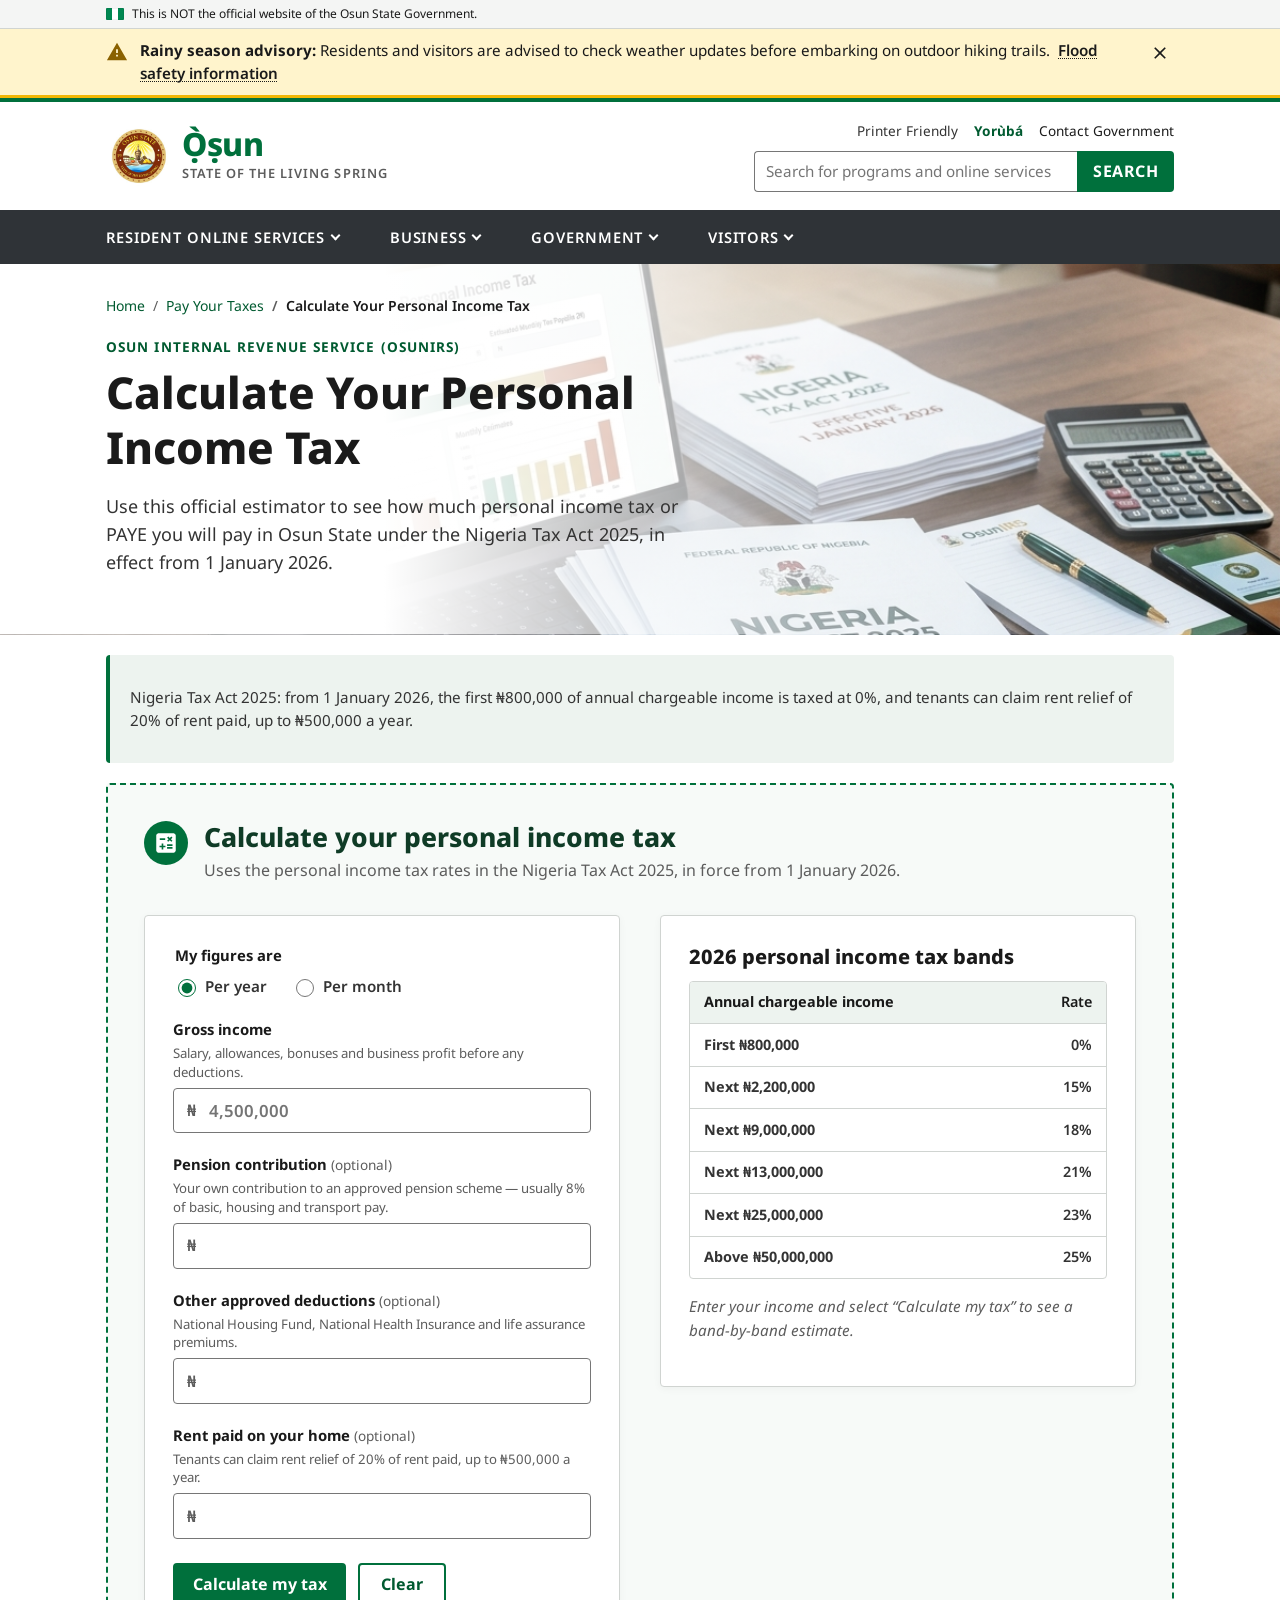
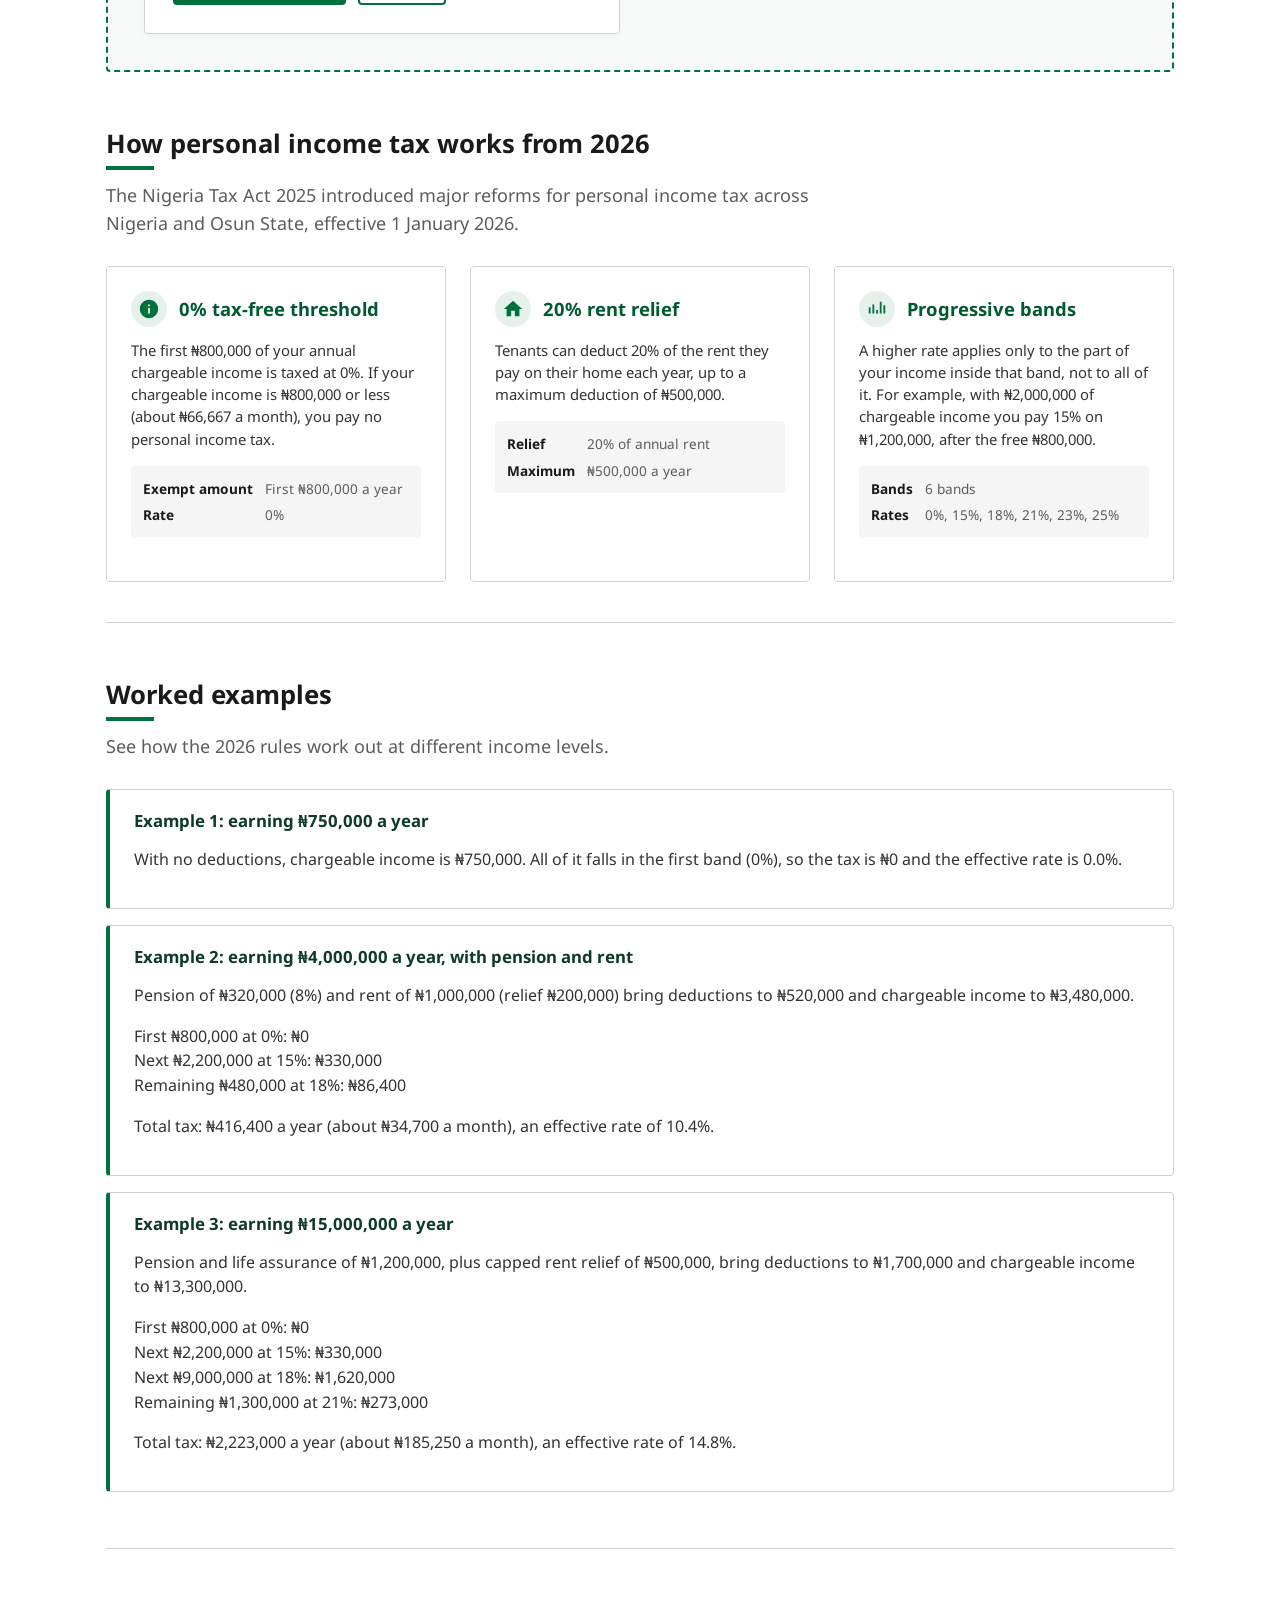
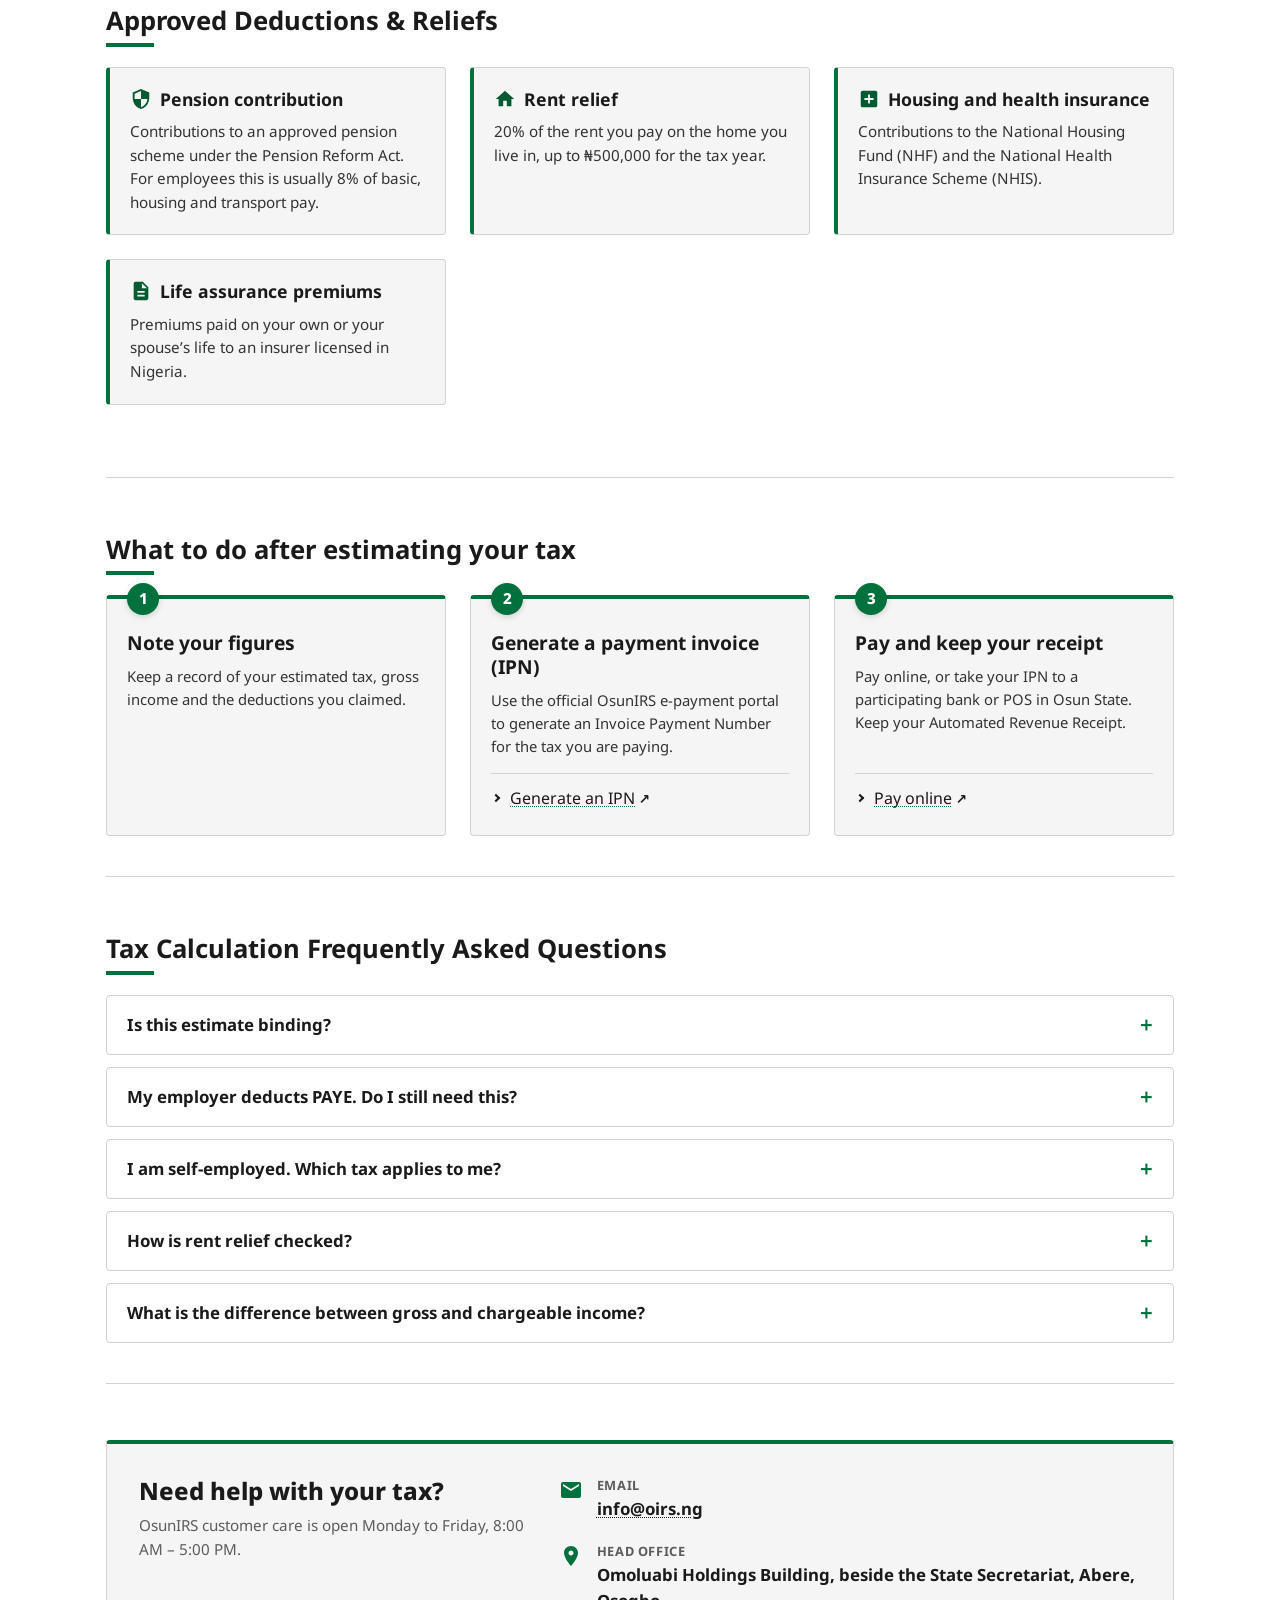
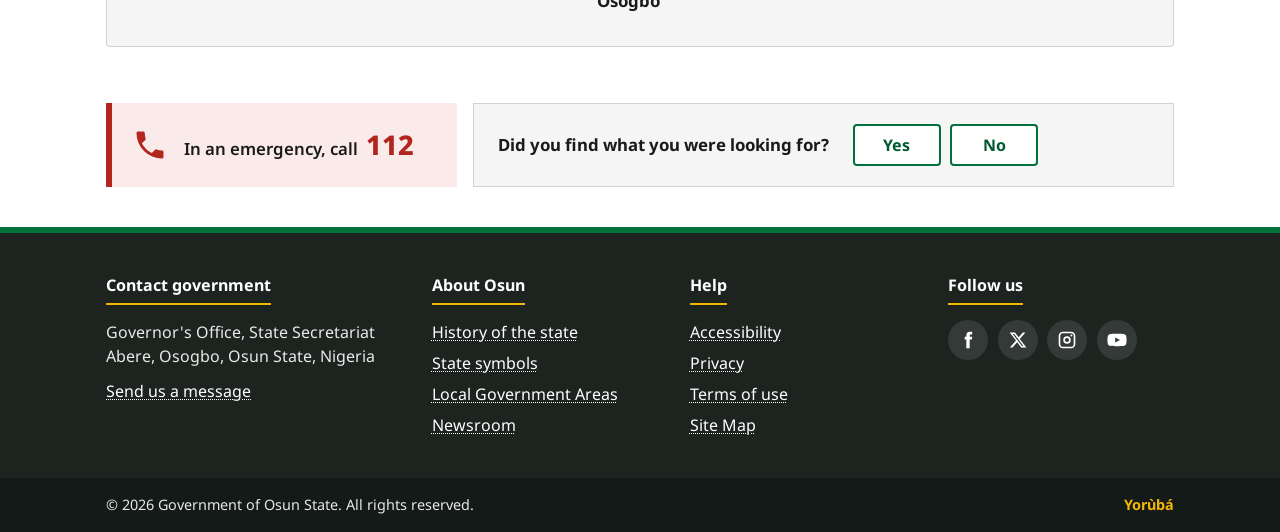
<file: taxes/calculate-personal-income-tax.html>
<!DOCTYPE html>
<html lang="en">

<head>
  <meta charset="UTF-8">
  <meta name="viewport" content="width=device-width, initial-scale=1.0">
  <title data-i18n="calc.meta.title">Calculate Your Personal Income Tax | Government of Osun State</title>
  <meta name="description" data-i18n-attr="content:calc.meta.description"
    content="Estimate your personal income tax, PAYE and Direct Assessment under the Nigeria Tax Act 2025 rates for Osun State.">
  <meta name="theme-color" content="#00703c">
  <link rel="preconnect" href="https://fonts.googleapis.com">
  <link rel="preconnect" href="https://fonts.gstatic.com" crossorigin>
  <link href="https://fonts.googleapis.com/css2?family=Noto+Sans:wght@400;600;700;800&display=swap" rel="stylesheet">
  <link rel="stylesheet" href="../styles.css">
  <link rel="canonical" href="https://osunstate.gov.ng/taxes/calculate-personal-income-tax.html">
</head>

<body>
  <a class="skip-link" href="#main" data-i18n="a11y.skip">Skip to main content</a>

  <!-- ============ OFFICIAL TOP BAR ============ -->
  <div class="official-topbar" aria-label="Official government website" data-i18n-attr="aria-label:topbar.label">
    <div class="container official-topbar__inner">
      <svg class="official-topbar__flag" viewBox="0 0 24 16" width="18" height="12" aria-hidden="true"
        focusable="false">
        <rect width="8" height="16" fill="#008751" />
        <rect x="8" width="8" height="16" fill="#ffffff" />
        <rect x="16" width="8" height="16" fill="#008751" />
        <rect width="24" height="16" fill="none" stroke="rgba(0, 0, 0, 0.15)" stroke-width="1" />
      </svg>
      <span class="official-topbar__text" data-i18n="topbar.official">This is NOT the official website of the Osun State
        Government.</span>
    </div>
  </div>

  <!-- ============ ALERT BANNER ============ -->
  <div class="alert" id="site-alert" role="region" aria-labelledby="alert-title">
    <div class="container alert__inner">
      <svg class="alert__icon" viewBox="0 0 24 24" aria-hidden="true">
        <path d="M12 2 1 21h22L12 2zm1 15h-2v-2h2v2zm0-4h-2V9h2v4z" />
      </svg>
      <p class="alert__text">
        <strong id="alert-title" data-i18n="alert.title">Rainy season advisory:</strong>
        <span data-i18n="alert.body">Residents and visitors are advised to check weather updates before embarking on
          outdoor hiking trails.</span>
        <a href="#" data-i18n="alert.link">Flood safety information</a>
      </p>
      <button class="alert__close" type="button" data-i18n-attr="aria-label:alert.dismiss" aria-label="Dismiss alert">
        <svg viewBox="0 0 24 24" aria-hidden="true">
          <path d="M19 6.4 17.6 5 12 10.6 6.4 5 5 6.4 10.6 12 5 17.6 6.4 19 12 13.4 17.6 19 19 17.6 13.4 12z" />
        </svg>
      </button>
    </div>
  </div>

  <!-- ============ HEADER ============ -->
  <header class="site-header">
    <div class="container site-header__inner">
      <a class="brand" href="../index.html" data-i18n-attr="aria-label:brand.home"
        aria-label="Government of Osun State home">
        <img class="brand__emblem" src="../assets/images/osun-logo.jpg" alt="Osun State Logo" width="64" height="64">
        <span class="brand__text">
          <span class="brand__name" data-i18n="brand.name">Ọ̀ṣun</span>
          <span class="brand__tagline" data-i18n="brand.tagline">State of the Living Spring</span>
        </span>
      </a>

      <div class="site-header__tools">
        <ul class="utility-nav" aria-label="Utility" data-i18n-attr="aria-label:utility.label">
          <li><button type="button" class="link-button" id="print-btn" data-i18n="utility.print">Printer
              Friendly</button></li>
          <li><button type="button" class="link-button lang-toggle" lang="yo" data-lang-toggle>Yorùbá</button></li>
          <li><a href="#contact" data-i18n="utility.contact">Contact Government</a></li>
        </ul>

        <form class="search" role="search" id="search-form" action="#" autocomplete="off">
          <label class="visually-hidden" for="search-input" data-i18n="search.label">Search osunstate.gov.ng</label>
          <input class="search__input" id="search-input" type="search" name="q"
            placeholder="Search for programs and online services" data-i18n-attr="placeholder:search.placeholder"
            aria-controls="search-suggestions" aria-autocomplete="list" aria-expanded="false">
          <button class="search__button" type="submit" data-i18n="search.button">Search</button>
          <ul class="search__suggestions" id="search-suggestions" role="listbox" hidden></ul>
        </form>
      </div>

      <button class="menu-toggle" type="button" aria-expanded="false" aria-controls="primary-nav">
        <span class="menu-toggle__bars" aria-hidden="true"></span>
        <span data-i18n="nav.menu">Menu</span>
      </button>
    </div>

    <!-- ============ PRIMARY NAV ============ -->
    <nav class="primary-nav" id="primary-nav" aria-label="Main" data-i18n-attr="aria-label:nav.label">
      <ul class="container primary-nav__list">
        <li class="primary-nav__item">
          <button class="primary-nav__trigger" type="button" aria-expanded="false" aria-controls="mega-residents"
            data-i18n="nav.residents">Resident Online Services</button>
          <div class="mega" id="mega-residents" hidden>
            <div class="container mega__grid">
              <div>
                <h2 class="mega__heading" data-i18n="mega.health">Health</h2>
                <ul>
                  <li><a href="#" data-i18n="mega.health.1">Osun Health Insurance Scheme (OHIS)</a></li>
                  <li><a href="#" data-i18n="mega.health.2">Hospitals and primary health centres</a></li>
                  <li><a href="#" data-i18n="mega.health.3">Immunisation</a></li>
                </ul>
              </div>
              <div>
                <h2 class="mega__heading" data-i18n="mega.education">Education</h2>
                <ul>
                  <li><a href="#" data-i18n="mega.education.1">Public schools</a></li>
                  <li><a href="#" data-i18n="mega.education.2">Scholarships and bursaries</a></li>
                  <li><a href="#" data-i18n="mega.education.3">Tertiary institutions</a></li>
                </ul>
              </div>
              <div>
                <h2 class="mega__heading" data-i18n="mega.land">Land and housing</h2>
                <ul>
                  <li><a href="#" data-i18n="mega.land.1">Certificate of Occupancy</a></li>
                  <li><a href="#" data-i18n="mega.land.2">Land search and GIS</a></li>
                  <li><a href="#" data-i18n="mega.land.3">Building permits</a></li>
                </ul>
              </div>
              <div>
                <h2 class="mega__heading" data-i18n="mega.records">Records and identity</h2>
                <ul>
                  <li><a href="../records/register-a-birth.html" data-i18n="mega.records.1">Birth and death registration</a></li>
                  <li><a href="#" data-i18n="mega.records.2">Certificate of state of origin</a></li>
                  <li><a href="#" data-i18n="mega.records.3">Driver and vehicle licensing</a></li>
                </ul>
              </div>
            </div>
          </div>
        </li>
        <li class="primary-nav__item">
          <button class="primary-nav__trigger" type="button" aria-expanded="false" aria-controls="mega-business"
            data-i18n="nav.business">Business</button>
          <div class="mega" id="mega-business" hidden>
            <div class="container mega__grid">
              <div>
                <h2 class="mega__heading" data-i18n="mega.start">Start and grow</h2>
                <ul>
                  <li><a href="#" data-i18n="mega.start.1">Starting a business</a></li>
                  <li><a href="#" data-i18n="mega.start.2">Registration and permits</a></li>
                  <li><a href="#" data-i18n="mega.start.3">Support for small businesses</a></li>
                </ul>
              </div>
              <div>
                <h2 class="mega__heading" data-i18n="mega.invest">Invest in Osun</h2>
                <ul>
                  <li><a href="#" data-i18n="mega.invest.1">Investment opportunities</a></li>
                  <li><a href="#" data-i18n="mega.invest.2">Agriculture and agribusiness</a></li>
                  <li><a href="#" data-i18n="mega.invest.3">Solid minerals</a></li>
                </ul>
              </div>
              <div>
                <h2 class="mega__heading" data-i18n="mega.tax">Taxes and procurement</h2>
                <ul>
                  <li><a href="pay-your-taxes.html" data-i18n="mega.tax.1">Pay taxes online
                      (OSIRS)</a></li>
                  <li><a href="calculate-personal-income-tax.html" aria-current="page"
                      data-i18n="mega.tax.calc">Calculate personal
                      income tax</a></li>
                  <li><a href="#" data-i18n="mega.tax.2">Tax clearance certificate</a></li>
                  <li><a href="#" data-i18n="mega.tax.3">Tenders and contracts</a></li>
                </ul>
              </div>
            </div>
          </div>
        </li>
        <li class="primary-nav__item">
          <button class="primary-nav__trigger" type="button" aria-expanded="false" aria-controls="mega-government"
            data-i18n="nav.government">Government</button>
          <div class="mega" id="mega-government" hidden>
            <div class="container mega__grid">
              <div>
                <h2 class="mega__heading" data-i18n="mega.exec">Executive</h2>
                <ul>
                  <li><a href="#" data-i18n="mega.exec.1">Office of the Governor</a></li>
                  <li><a href="#" data-i18n="mega.exec.2">Office of the Deputy Governor</a></li>
                  <li><a href="#" data-i18n="mega.exec.3">State Executive Council</a></li>
                </ul>
              </div>
              <div>
                <h2 class="mega__heading" data-i18n="mega.arms">Legislature and judiciary</h2>
                <ul>
                  <li><a href="#" data-i18n="mega.arms.1">Osun State House of Assembly</a></li>
                  <li><a href="#" data-i18n="mega.arms.2">State Judiciary</a></li>
                  <li><a href="../laws/laws-and-gazettes.html" data-i18n="mega.arms.3">Laws and gazettes</a></li>
                </ul>
              </div>
              <div>
                <h2 class="mega__heading" data-i18n="mega.orgs">Organisations</h2>
                <ul>
                  <li><a href="#" data-i18n="mega.orgs.1">Ministries, departments and agencies</a></li>
                  <li><a href="../lgas/local-government-areas.html" data-i18n="mega.orgs.2">Local Government Areas</a></li>
                  <li><a href="#" data-i18n="mega.orgs.3">Budget and open data</a></li>
                  <li><a href="../jobs/jobs.html" data-i18n="mega.orgs.jobs">Jobs and careers</a></li>
                </ul>
              </div>
            </div>
          </div>
        </li>
        <li class="primary-nav__item">
          <button class="primary-nav__trigger" type="button" aria-expanded="false" aria-controls="mega-visitors"
            data-i18n="nav.visitors">Visitors</button>
          <div class="mega" id="mega-visitors" hidden>
            <div class="container mega__grid">
              <div>
                <h2 class="mega__heading" data-i18n="mega.see">Places to see</h2>
                <ul>
                  <li><a href="../tourism/tourist.html" data-i18n="mega.see.tourist">Tourist Centres</a></li>
                  <li><a href="../tourism/plan-your-visit.html?site=osun-sacred-grove">Osun-Osogbo Sacred Grove</a></li>
                  <li><a href="../tourism/plan-your-visit.html?site=olumirin-waterfall">Olumirin Waterfall,
                      Erin-Ijesha</a></li>
                  <li><a href="../tourism/plan-your-visit.html?site=oduduwa-shrine">Ile-Ife, cradle of the Yoruba</a>
                  </li>
                </ul>
              </div>
              <div>
                <h2 class="mega__heading" data-i18n="mega.events">Culture and events</h2>
                <ul>
                  <li><a href="#" data-i18n="mega.events.1">Osun-Osogbo Festival</a></li>
                  <li><a href="#" data-i18n="mega.events.2">Festivals calendar</a></li>
                  <li><a href="#" data-i18n="mega.events.3">Museums and arts</a></li>
                </ul>
              </div>
              <div>
                <h2 class="mega__heading" data-i18n="mega.plan">Plan your trip</h2>
                <ul>
                  <li><a href="../tourism/plan-your-visit.html" data-i18n="plan.cta">Plan your visit</a></li>
                  <li><a href="#" data-i18n="mega.plan.1">Getting to Osun</a></li>
                  <li><a href="#" data-i18n="mega.plan.2">Hotels and accommodation</a></li>
                  <li><a href="#" data-i18n="mega.plan.3">Maps</a></li>
                </ul>
              </div>
            </div>
          </div>
        </li>
      </ul>
    </nav>
  </header>

  <!-- ============ MAIN CONTENT ============ -->
  <main id="main" tabindex="-1">
    <div id="calculate-tax-page" data-calc-page>
      <!-- Page Header with Breadcrumbs -->
      <div class="hero-bg hero-bg--calc">
        <div class="container page-header page-header--with-breadcrumb tax-hero">
          <nav class="breadcrumb-nav" aria-label="Breadcrumb">
            <ol class="breadcrumbs">
              <li><a href="../index.html">Home</a></li>
              <li><a href="pay-your-taxes.html" data-i18n="tax.title">Pay Your Taxes</a></li>
              <li aria-current="page"><span data-i18n="calc.title">Calculate Your Personal Income Tax</span></li>
            </ol>
          </nav>

          <div class="tax-hero__grid">
            <div>
              <p class="tax-hero__eyebrow" data-i18n="tax.eyebrow">Osun Internal Revenue Service (OsunIRS)</p>
              <h1 class="page-title" data-i18n="calc.title">Calculate Your Personal Income Tax</h1>
              <p class="page-lead" data-i18n="calc.lead">Use this official estimator to see how much personal income tax
                or PAYE you will pay in Osun State under the Nigeria Tax Act 2025, in effect from 1 January 2026.</p>
            </div>
          </div>
        </div>
      </div>

      <div class="container">
        <div class="tax-notice-box" role="note">
          <p data-i18n="calc.notice">Nigeria Tax Act 2025: from 1 January 2026, the first ₦800,000 of annual
            chargeable income is taxed at 0%, and tenants can claim rent relief of 20% of rent paid, up to ₦500,000 a
            year.</p>
        </div>

        <!-- ============ INCOME TAX CALCULATOR ============ -->
        <section class="tax-section tax-calc" id="tax-calculator" aria-labelledby="tax-calc-title">
          <div class="tax-calc__head">
            <svg class="tax-calc__icon" viewBox="0 0 24 24" aria-hidden="true" focusable="false">
              <path
                d="M19 3H5c-1.1 0-2 .9-2 2v14c0 1.1.9 2 2 2h14c1.1 0 2-.9 2-2V5c0-1.1-.9-2-2-2zm-5.97 4.06L14.09 6l1.41 1.41L16.91 6l1.06 1.06-1.41 1.41 1.41 1.41-1.06 1.06-1.41-1.4-1.41 1.41-1.06-1.06 1.41-1.41-1.41-1.42zm-6.78.66h5v1.5h-5v-1.5zM11.5 16h-2v2H8v-2H6v-1.5h2v-2h1.5v2h2V16zm6.5 1.25h-5v-1.5h5v1.5zm0-2.5h-5v-1.5h5v1.5z" />
            </svg>
            <div>
              <h2 class="tax-calc__title" id="tax-calc-title" data-i18n="tax.calc.title">Calculate your personal income
                tax</h2>
              <p class="tax-calc__lead" data-i18n="tax.calc.lead">Uses the personal income tax rates in the Nigeria Tax
                Act 2025, in force from 1 January 2026.</p>
            </div>
          </div>

          <div class="tax-calc__grid">
            <form class="tax-form" id="tax-calc-form" novalidate>
              <fieldset class="tax-period">
                <legend data-i18n="tax.calc.period">My figures are</legend>
                <div class="tax-period__options">
                  <label class="tax-period__option">
                    <input type="radio" name="period" value="yearly" checked>
                    <span data-i18n="tax.calc.yearly">Per year</span>
                  </label>
                  <label class="tax-period__option">
                    <input type="radio" name="period" value="monthly">
                    <span data-i18n="tax.calc.monthly">Per month</span>
                  </label>
                </div>
              </fieldset>

              <div class="tax-field">
                <label for="tax-gross" data-i18n="tax.calc.gross">Gross income</label>
                <p class="tax-field__hint" id="tax-gross-hint" data-i18n="tax.calc.gross.hint">Salary, allowances,
                  bonuses and business profit before any deductions.</p>
                <p class="tax-field__error" id="tax-gross-error" hidden></p>
                <div class="tax-field__input">
                  <span class="tax-field__prefix" aria-hidden="true">₦</span>
                  <input type="text" id="tax-gross" name="gross" inputmode="decimal" autocomplete="off" required
                    aria-describedby="tax-gross-hint tax-gross-error" placeholder="4,500,000">
                </div>
              </div>

              <div class="tax-field">
                <label for="tax-pension"><span data-i18n="tax.calc.pension">Pension contribution</span> <span
                    class="tax-field__optional" data-i18n="tax.calc.optional">(optional)</span></label>
                <p class="tax-field__hint" id="tax-pension-hint" data-i18n="tax.calc.pension.hint">Your own
                  contribution to an approved pension scheme — usually 8% of basic, housing and transport pay.</p>
                <div class="tax-field__input">
                  <span class="tax-field__prefix" aria-hidden="true">₦</span>
                  <input type="text" id="tax-pension" name="pension" inputmode="decimal" autocomplete="off"
                    aria-describedby="tax-pension-hint">
                </div>
              </div>

              <div class="tax-field">
                <label for="tax-other"><span data-i18n="tax.calc.other">Other approved deductions</span> <span
                    class="tax-field__optional" data-i18n="tax.calc.optional">(optional)</span></label>
                <p class="tax-field__hint" id="tax-other-hint" data-i18n="tax.calc.other.hint">National Housing Fund,
                  National Health Insurance and life assurance premiums.</p>
                <div class="tax-field__input">
                  <span class="tax-field__prefix" aria-hidden="true">₦</span>
                  <input type="text" id="tax-other" name="other" inputmode="decimal" autocomplete="off"
                    aria-describedby="tax-other-hint">
                </div>
              </div>

              <div class="tax-field">
                <label for="tax-rent"><span data-i18n="tax.calc.rent">Rent paid on your home</span> <span
                    class="tax-field__optional" data-i18n="tax.calc.optional">(optional)</span></label>
                <p class="tax-field__hint" id="tax-rent-hint" data-i18n="tax.calc.rent.hint">Tenants can claim rent
                  relief of 20% of rent paid, up to ₦500,000 a year.</p>
                <div class="tax-field__input">
                  <span class="tax-field__prefix" aria-hidden="true">₦</span>
                  <input type="text" id="tax-rent" name="rent" inputmode="decimal" autocomplete="off"
                    aria-describedby="tax-rent-hint">
                </div>
              </div>

              <div class="tax-form__actions">
                <button type="submit" class="btn btn--primary" data-i18n="tax.calc.submit">Calculate my tax</button>
                <button type="reset" class="btn btn--outline" data-i18n="tax.calc.reset">Clear</button>
              </div>
            </form>

            <div class="tax-results">
              <!-- Shown until a calculation is made (and without JavaScript) -->
              <div id="tax-rates">
                <h3 class="tax-results__title" id="tax-rates-title" data-i18n="tax.calc.rates.title">2026 personal
                  income tax bands</h3>
                <div class="tax-table-wrap">
                  <table class="tax-table" aria-labelledby="tax-rates-title">
                    <thead>
                      <tr>
                        <th scope="col" data-i18n="tax.calc.band">Annual chargeable income</th>
                        <th scope="col" class="num" data-i18n="tax.calc.rate">Rate</th>
                      </tr>
                    </thead>
                    <tbody>
                      <tr>
                        <th scope="row" data-i18n="tax.band.1">First ₦800,000</th>
                        <td class="num">0%</td>
                      </tr>
                      <tr>
                        <th scope="row" data-i18n="tax.band.2">Next ₦2,200,000</th>
                        <td class="num">15%</td>
                      </tr>
                      <tr>
                        <th scope="row" data-i18n="tax.band.3">Next ₦9,000,000</th>
                        <td class="num">18%</td>
                      </tr>
                      <tr>
                        <th scope="row" data-i18n="tax.band.4">Next ₦13,000,000</th>
                        <td class="num">21%</td>
                      </tr>
                      <tr>
                        <th scope="row" data-i18n="tax.band.5">Next ₦25,000,000</th>
                        <td class="num">23%</td>
                      </tr>
                      <tr>
                        <th scope="row" data-i18n="tax.band.6">Above ₦50,000,000</th>
                        <td class="num">25%</td>
                      </tr>
                    </tbody>
                  </table>
                </div>
                <p class="tax-results__empty" data-i18n="tax.calc.empty">Enter your income and select “Calculate my
                  tax” to see a band-by-band estimate.</p>
              </div>

              <!-- Filled in by scripts/index.js after a calculation -->
              <div id="tax-results" hidden></div>
            </div>
          </div>

          <div id="tax-calc-status" class="visually-hidden" role="status" aria-live="polite"></div>
        </section>

        <!-- ============ HOW THE 2026 RULES WORK ============ -->
        <section class="tax-section" id="tax-bands-guide" aria-labelledby="tax-bands-title">
          <h2 class="section-title" id="tax-bands-title" data-i18n="calc.about.title">How personal income tax works
            from 2026</h2>
          <p class="tax-section__lead" data-i18n="calc.about.lead">The Nigeria Tax Act 2025 introduced major reforms
            for personal income tax across Nigeria and Osun State, effective 1 January 2026.</p>

          <ul class="tax-types">
            <li class="tax-type">
              <div class="tax-type__head">
                <svg class="tax-type__icon" viewBox="0 0 24 24" aria-hidden="true" focusable="false">
                  <path
                    d="M12 2C6.48 2 2 6.48 2 12s4.48 10 10 10 10-4.48 10-10S17.52 2 12 2zm1 15h-2v-6h2v6zm0-8h-2V7h2v2z" />
                </svg>
                <h3 class="tax-type__title" data-i18n="calc.zero.title">0% tax-free threshold</h3>
              </div>
              <p data-i18n="calc.zero.desc">The first ₦800,000 of your annual chargeable income is taxed at 0%. If your
                chargeable income is ₦800,000 or less (about ₦66,667 a month), you pay no personal income tax.</p>
              <dl class="tax-type__meta">
                <dt data-i18n="calc.zero.k1">Exempt amount</dt>
                <dd data-i18n="calc.zero.v1">First ₦800,000 a year</dd>
                <dt data-i18n="calc.zero.k2">Rate</dt>
                <dd>0%</dd>
              </dl>
            </li>
            <li class="tax-type">
              <div class="tax-type__head">
                <svg class="tax-type__icon" viewBox="0 0 24 24" aria-hidden="true" focusable="false">
                  <path d="M10 20v-6h4v6h5v-8h3L12 3 2 12h3v8z" />
                </svg>
                <h3 class="tax-type__title" data-i18n="calc.rent.title">20% rent relief</h3>
              </div>
              <p data-i18n="calc.rent.desc">Tenants can deduct 20% of the rent they pay on their home each year, up to a
                maximum deduction of ₦500,000.</p>
              <dl class="tax-type__meta">
                <dt data-i18n="calc.rent.k1">Relief</dt>
                <dd data-i18n="calc.rent.v1">20% of annual rent</dd>
                <dt data-i18n="calc.rent.k2">Maximum</dt>
                <dd data-i18n="calc.rent.v2">₦500,000 a year</dd>
              </dl>
            </li>
            <li class="tax-type">
              <div class="tax-type__head">
                <svg class="tax-type__icon" viewBox="0 0 24 24" aria-hidden="true" focusable="false">
                  <path d="M3 17h2v-7H3v7zm4 0h2V7H7v10zm4 0h2v-4h-2v4zm4 0h2V4h-2v13zm4 0h2v-9h-2v9z" />
                </svg>
                <h3 class="tax-type__title" data-i18n="calc.prog.title">Progressive bands</h3>
              </div>
              <p data-i18n="calc.prog.desc">A higher rate applies only to the part of your income inside that band, not
                to
                all of it. For example, with ₦2,000,000 of chargeable income you pay 15% on ₦1,200,000, after the free
                ₦800,000.</p>
              <dl class="tax-type__meta">
                <dt data-i18n="calc.prog.k1">Bands</dt>
                <dd data-i18n="calc.prog.v1">6 bands</dd>
                <dt data-i18n="calc.prog.k2">Rates</dt>
                <dd>0%, 15%, 18%, 21%, 23%, 25%</dd>
              </dl>
            </li>
          </ul>
        </section>

        <!-- ============ WORKED EXAMPLES ============ -->
        <section class="tax-section" id="tax-worked-examples" aria-labelledby="tax-examples-title">
          <h2 class="section-title" id="tax-examples-title" data-i18n="calc.ex.title">Worked examples</h2>
          <p class="tax-section__lead" data-i18n="calc.ex.lead">See how the 2026 rules work out at different income
            levels.</p>

          <div class="tax-example-card">
            <h3 class="tax-example-card__title" data-i18n="calc.ex1.title">Example 1: earning ₦750,000 a year</h3>
            <p data-i18n="calc.ex1.body">With no deductions, chargeable income is ₦750,000. All of it falls in the
              first band (0%), so the tax is ₦0 and the effective rate is 0.0%.</p>
          </div>

          <div class="tax-example-card">
            <h3 class="tax-example-card__title" data-i18n="calc.ex2.title">Example 2: earning ₦4,000,000 a year, with
              pension and rent</h3>
            <p data-i18n="calc.ex2.body">Pension of ₦320,000 (8%) and rent of ₦1,000,000 (relief ₦200,000) bring
              deductions to ₦520,000 and chargeable income to ₦3,480,000.</p>
            <ul>
              <li data-i18n="calc.ex2.b1">First ₦800,000 at 0%: ₦0</li>
              <li data-i18n="calc.ex2.b2">Next ₦2,200,000 at 15%: ₦330,000</li>
              <li data-i18n="calc.ex2.b3">Remaining ₦480,000 at 18%: ₦86,400</li>
            </ul>
            <p data-i18n="calc.ex2.total">Total tax: ₦416,400 a year (about ₦34,700 a month), an effective rate of
              10.4%.</p>
          </div>

          <div class="tax-example-card">
            <h3 class="tax-example-card__title" data-i18n="calc.ex3.title">Example 3: earning ₦15,000,000 a year</h3>
            <p data-i18n="calc.ex3.body">Pension and life assurance of ₦1,200,000, plus capped rent relief of ₦500,000,
              bring deductions to ₦1,700,000 and chargeable income to ₦13,300,000.</p>
            <ul>
              <li data-i18n="calc.ex3.b1">First ₦800,000 at 0%: ₦0</li>
              <li data-i18n="calc.ex3.b2">Next ₦2,200,000 at 15%: ₦330,000</li>
              <li data-i18n="calc.ex3.b3">Next ₦9,000,000 at 18%: ₦1,620,000</li>
              <li data-i18n="calc.ex3.b4">Remaining ₦1,300,000 at 21%: ₦273,000</li>
            </ul>
            <p data-i18n="calc.ex3.total">Total tax: ₦2,223,000 a year (about ₦185,250 a month), an effective rate of
              14.8%.</p>
          </div>
        </section>

        <!-- ============ APPROVED DEDUCTIONS ============ -->
        <section class="tax-section" id="tax-deductions-guide" aria-labelledby="tax-deductions-title">
          <h2 class="section-title" id="tax-deductions-title" data-i18n="calc.relief.title">Approved Deductions &amp;
            Reliefs</h2>
          <div class="details-grid">
            <div class="info-card">
              <div class="info-card__header">
                <svg class="info-card__icon" viewBox="0 0 24 24" aria-hidden="true" focusable="false">
                  <path
                    d="M12 1L3 5v6c0 5.55 3.84 10.74 9 12 5.16-1.26 9-6.45 9-12V5l-9-4zm0 10.99h7c-.53 4.12-3.28 7.79-7 8.94V12H5V6.3l7-3.11v8.8z" />
                </svg>
                <h3 data-i18n="calc.d1.title">Pension contribution</h3>
              </div>
              <p data-i18n="calc.d1.body">Contributions to an approved pension scheme under the Pension Reform Act.
                For employees this is usually 8% of basic, housing and transport pay.</p>
            </div>
            <div class="info-card">
              <div class="info-card__header">
                <svg class="info-card__icon" viewBox="0 0 24 24" aria-hidden="true" focusable="false">
                  <path d="M10 20v-6h4v6h5v-8h3L12 3 2 12h3v8z" />
                </svg>
                <h3 data-i18n="calc.d2.title">Rent relief</h3>
              </div>
              <p data-i18n="calc.d2.body">20% of the rent you pay on the home you live in, up to ₦500,000 for the tax
                year.</p>
            </div>
            <div class="info-card">
              <div class="info-card__header">
                <svg class="info-card__icon" viewBox="0 0 24 24" aria-hidden="true" focusable="false">
                  <path
                    d="M19 3H5c-1.1 0-2 .9-2 2v14c0 1.1.9 2 2 2h14c1.1 0 2-.9 2-2V5c0-1.1-.9-2-2-2zm-2 10h-4v4h-2v-4H7v-2h4V7h2v4h4v2z" />
                </svg>
                <h3 data-i18n="calc.d3.title">Housing and health insurance</h3>
              </div>
              <p data-i18n="calc.d3.body">Contributions to the National Housing Fund (NHF) and the National Health
                Insurance Scheme (NHIS).</p>
            </div>
            <div class="info-card">
              <div class="info-card__header">
                <svg class="info-card__icon" viewBox="0 0 24 24" aria-hidden="true" focusable="false">
                  <path
                    d="M14 2H6c-1.1 0-1.99.9-1.99 2L4 20c0 1.1.89 2 1.99 2H18c1.1 0 2-.9 2-2V8l-6-6zm2 16H8v-2h8v2zm0-4H8v-2h8v2zm-3-5V3.5L18.5 9H13z" />
                </svg>
                <h3 data-i18n="calc.d4.title">Life assurance premiums</h3>
              </div>
              <p data-i18n="calc.d4.body">Premiums paid on your own or your spouse’s life to an insurer licensed in
                Nigeria.</p>
            </div>
          </div>
        </section>

        <!-- ============ NEXT STEPS ============ -->
        <section class="tax-section" id="tax-next-steps" aria-labelledby="tax-next-title">
          <h2 class="section-title" id="tax-next-title" data-i18n="calc.next.title">What to do after estimating your
            tax</h2>
          <ol class="tax-steps">
            <li class="tax-step">
              <span class="tax-step__num" aria-hidden="true">1</span>
              <h3 class="tax-step__title" data-i18n="calc.next1.title">Note your figures</h3>
              <p data-i18n="calc.next1.body">Keep a record of your estimated tax, gross income and the deductions you
                claimed.</p>
            </li>
            <li class="tax-step">
              <span class="tax-step__num" aria-hidden="true">2</span>
              <h3 class="tax-step__title" data-i18n="tax.step2.title">Generate a payment invoice (IPN)</h3>
              <p data-i18n="calc.next2.body">Use the official OsunIRS e-payment portal to generate an Invoice Payment
                Number for the tax you are paying.</p>
              <ul class="chevron-list chevron-list--compact tax-step__links">
                <li><a class="ext-link" href="https://osun.electroniccollectionsecg.com/payments/pay-bank-pos"
                    data-i18n="tax.step2.link">Generate an IPN</a></li>
              </ul>
            </li>
            <li class="tax-step">
              <span class="tax-step__num" aria-hidden="true">3</span>
              <h3 class="tax-step__title" data-i18n="tax.step3.title">Pay and keep your receipt</h3>
              <p data-i18n="calc.next3.body">Pay online, or take your IPN to a participating bank or POS in Osun State.
                Keep your Automated Revenue Receipt.</p>
              <ul class="chevron-list chevron-list--compact tax-step__links">
                <li><a class="ext-link" href="https://osun.electroniccollectionsecg.com/payments/pay"
                    data-i18n="tax.channel.online.link">Pay online</a></li>
              </ul>
            </li>
          </ol>
        </section>

        <!-- ============ FAQ ============ -->
        <section class="tax-section" id="tax-calculator-faq" aria-labelledby="calc-faq-title">
          <h2 class="section-title" id="calc-faq-title" data-i18n="calc.faq.title">Tax Calculation Frequently Asked
            Questions</h2>
          <div class="tax-faq">
            <details>
              <summary data-i18n="calc.faq.q1">Is this estimate binding?</summary>
              <div class="tax-faq__answer">
                <p data-i18n="calc.faq.a1">No. It is an estimate based on the rates in the Nigeria Tax Act 2025. Your
                  final liability is set when OsunIRS assesses your return.</p>
              </div>
            </details>
            <details>
              <summary data-i18n="calc.faq.q2">My employer deducts PAYE. Do I still need this?</summary>
              <div class="tax-faq__answer">
                <p data-i18n="calc.faq.a2">Yes. You can check that your payroll deductions match the 2026 rates and
                  that your pension and rent relief are being applied, and see what you may owe on other income.</p>
              </div>
            </details>
            <details>
              <summary data-i18n="calc.faq.q3">I am self-employed. Which tax applies to me?</summary>
              <div class="tax-faq__answer">
                <p data-i18n="calc.faq.a3">Sole proprietors, professionals and other self-employed people pay personal
                  income tax by Direct Assessment at the same rates, and file an annual return by 31 March.</p>
              </div>
            </details>
            <details>
              <summary data-i18n="calc.faq.q4">How is rent relief checked?</summary>
              <div class="tax-faq__answer">
                <p data-i18n="calc.faq.a4">Keep your tenancy agreement and proof of rent payments. OsunIRS may ask for
                  them
                  when it reviews your return or issues a Tax Clearance Certificate.</p>
              </div>
            </details>
            <details>
              <summary data-i18n="calc.faq.q5">What is the difference between gross and chargeable income?</summary>
              <div class="tax-faq__answer">
                <p data-i18n="calc.faq.a5">Gross income is everything you earn before deductions. Chargeable income is
                  what remains after pension, rent relief and other approved deductions, and the tax bands apply only to
                  that amount.</p>
              </div>
            </details>
          </div>
        </section>

        <!-- ============ CONTACT OsunIRS ============ -->
        <section class="tax-section tax-contact" aria-labelledby="tax-help-title">
          <div>
            <h2 class="tax-contact__title" id="tax-help-title" data-i18n="tax.help.title">Need help with your tax?</h2>
            <p class="tax-contact__lead" data-i18n="tax.help.body">OsunIRS customer care is open Monday to Friday, 8:00
              AM
              –
              5:00 PM.</p>
          </div>
          <ul class="tax-contact__list">
            <li class="tax-contact__item">
              <svg viewBox="0 0 24 24" aria-hidden="true" focusable="false">
                <path
                  d="M20 4H4c-1.1 0-1.99.9-1.99 2L2 18c0 1.1.9 2 2 2h16c1.1 0 2-.9 2-2V6c0-1.1-.9-2-2-2zm0 4l-8 5-8-5V6l8 5 8-5v2z" />
              </svg>
              <div>
                <span class="tax-contact__label" data-i18n="tax.help.email">Email</span>
                <a class="tax-contact__value" href="mailto:info@oirs.ng">info@oirs.ng</a>
              </div>
            </li>
            <li class="tax-contact__item">
              <svg viewBox="0 0 24 24" aria-hidden="true" focusable="false">
                <path
                  d="M12 2C8.13 2 5 5.13 5 9c0 5.25 7 13 7 13s7-7.75 7-13c0-3.87-3.13-7-7-7zm0 9.5c-1.38 0-2.5-1.12-2.5-2.5s1.12-2.5 2.5-2.5 2.5 1.12 2.5 2.5-1.12 2.5-2.5 2.5z" />
              </svg>
              <div>
                <span class="tax-contact__label" data-i18n="tax.help.office">Head office</span>
                <span class="tax-contact__value" data-i18n="tax.help.address">Omoluabi Holdings Building, beside the
                  State Secretariat, Abere, Osogbo</span>
              </div>
            </li>
          </ul>
        </section>
      </div>

      <!-- ============ EMERGENCY + FEEDBACK ============ -->
      <section class="container help-row">
        <div class="emergency" role="note">
          <svg viewBox="0 0 24 24" aria-hidden="true">
            <path
              d="M6.6 10.8a15.1 15.1 0 0 0 6.6 6.6l2.2-2.2c.3-.3.7-.4 1-.2 1.1.4 2.3.6 3.6.6.6 0 1 .4 1 1V20c0 .6-.4 1-1 1A17 17 0 0 1 3 4c0-.6.4-1 1-1h3.5c.6 0 1 .4 1 1 0 1.3.2 2.5.6 3.6.1.3 0 .7-.2 1z" />
          </svg>
          <p><span data-i18n="emergency.text">In an emergency, call</span> <a class="emergency__number"
              href="tel:112">112</a></p>
        </div>

        <div class="feedback" id="feedback">
          <div class="feedback__ask">
            <p class="feedback__q" id="feedback-q" data-i18n="feedback.q">Did you find what you were looking for?</p>
            <div class="feedback__buttons" role="group" aria-labelledby="feedback-q">
              <button type="button" class="btn btn--outline" data-feedback="yes" data-i18n="feedback.yes">Yes</button>
              <button type="button" class="btn btn--outline" data-feedback="no" data-i18n="feedback.no">No</button>
            </div>
          </div>
          <p class="feedback__thanks" role="status" hidden data-i18n="feedback.thanks">Thank you for your feedback.</p>
        </div>
      </section>
    </div>
  </main>

  <!-- ============ FOOTER ============ -->
  <footer class="site-footer" id="contact">
    <div class="container site-footer__grid">
      <div>
        <h2 class="site-footer__heading" data-i18n="footer.contact">Contact government</h2>
        <address>
          <span data-i18n="footer.address1">Governor's Office, State Secretariat</span><br>
          <span data-i18n="footer.address2">Abere, Osogbo, Osun State, Nigeria</span>
        </address>
        <a href="#" data-i18n="footer.message">Send us a message</a>
      </div>
      <div>
        <h2 class="site-footer__heading" data-i18n="footer.about">About Osun</h2>
        <ul>
          <li><a href="#" data-i18n="footer.about.1">History of the state</a></li>
          <li><a href="#" data-i18n="footer.about.2">State symbols</a></li>
          <li><a href="../lgas/local-government-areas.html" data-i18n="footer.about.3">Local Government Areas</a></li>
          <li><a href="#" data-i18n="footer.about.4">Newsroom</a></li>
        </ul>
      </div>
      <div>
        <h2 class="site-footer__heading" data-i18n="footer.help">Help</h2>
        <ul>
          <li><a href="#" data-i18n="footer.help.1">Accessibility</a></li>
          <li><a href="#" data-i18n="footer.help.2">Privacy</a></li>
          <li><a href="#" data-i18n="footer.help.3">Terms of use</a></li>
          <li><a href="#" data-i18n="utility.sitemap">Site Map</a></li>
        </ul>
      </div>
      <div>
        <h2 class="site-footer__heading" data-i18n="footer.follow">Follow us</h2>
        <ul class="social">
          <li><a href="#" aria-label="Facebook"><svg viewBox="0 0 24 24" aria-hidden="true">
                <path d="M14 8V6.5c0-.7.5-1 1-1h2V2h-3c-2.8 0-4 2-4 4.3V8H8v3.5h2V22h4V11.5h2.7L17 8z" />
              </svg></a></li>
          <li><a href="#" aria-label="X"><svg viewBox="0 0 24 24" aria-hidden="true">
                <path
                  d="M17.8 3h3.1l-6.8 7.7 8 10.3h-6.2l-4.9-6.3L5.4 21H2.3l7.3-8.3L2 3h6.4l4.4 5.8zm-1.1 16.2h1.7L7.4 4.7H5.6z" />
              </svg></a></li>
          <li><a href="#" aria-label="Instagram"><svg viewBox="0 0 24 24" aria-hidden="true">
                <path
                  d="M7 2h10a5 5 0 0 1 5 5v10a5 5 0 0 1-5 5H7a5 5 0 0 1-5-5V7a5 5 0 0 1 5-5zm0 2a3 3 0 0 0-3 3v10a3 3 0 0 0 3 3h10a3 3 0 0 0 3-3V7a3 3 0 0 0-3-3zm5 3.5a4.5 4.5 0 1 1 0 9 4.5 4.5 0 0 1 0-9zm0 2a2.5 2.5 0 1 0 0 5 2.5 2.5 0 0 0 0-5zM17.3 5.5a1.2 1.2 0 1 1 0 2.4 1.2 1.2 0 0 1 0-2.4z" />
              </svg></a></li>
          <li><a href="#" aria-label="YouTube"><svg viewBox="0 0 24 24" aria-hidden="true">
                <path
                  d="M23 7.2a3 3 0 0 0-2.1-2.1C19 4.6 12 4.6 12 4.6s-7 0-8.9.5A3 3 0 0 0 1 7.2 31 31 0 0 0 .5 12a31 31 0 0 0 .5 4.8 3 3 0 0 0 2.1 2.1c1.9.5 8.9.5 8.9.5s7 0 8.9-.5a3 3 0 0 0 2.1-2.1 31 31 0 0 0 .5-4.8 31 31 0 0 0-.5-4.8zM9.8 15V9l5.7 3z" />
              </svg></a></li>
        </ul>
      </div>
    </div>
    <div class="site-footer__bottom">
      <div class="container site-footer__bottom-inner">
        <p>&copy; <span id="year">2026</span> <span data-i18n="footer.copyright">Government of Osun State. All rights
            reserved.</span></p>
        <button type="button" class="link-button lang-toggle" lang="yo" data-lang-toggle>Yorùbá</button>
      </div>
    </div>
  </footer>

  <script type="module" src="../scripts/index.js"></script>
</body>

</html>
</file>
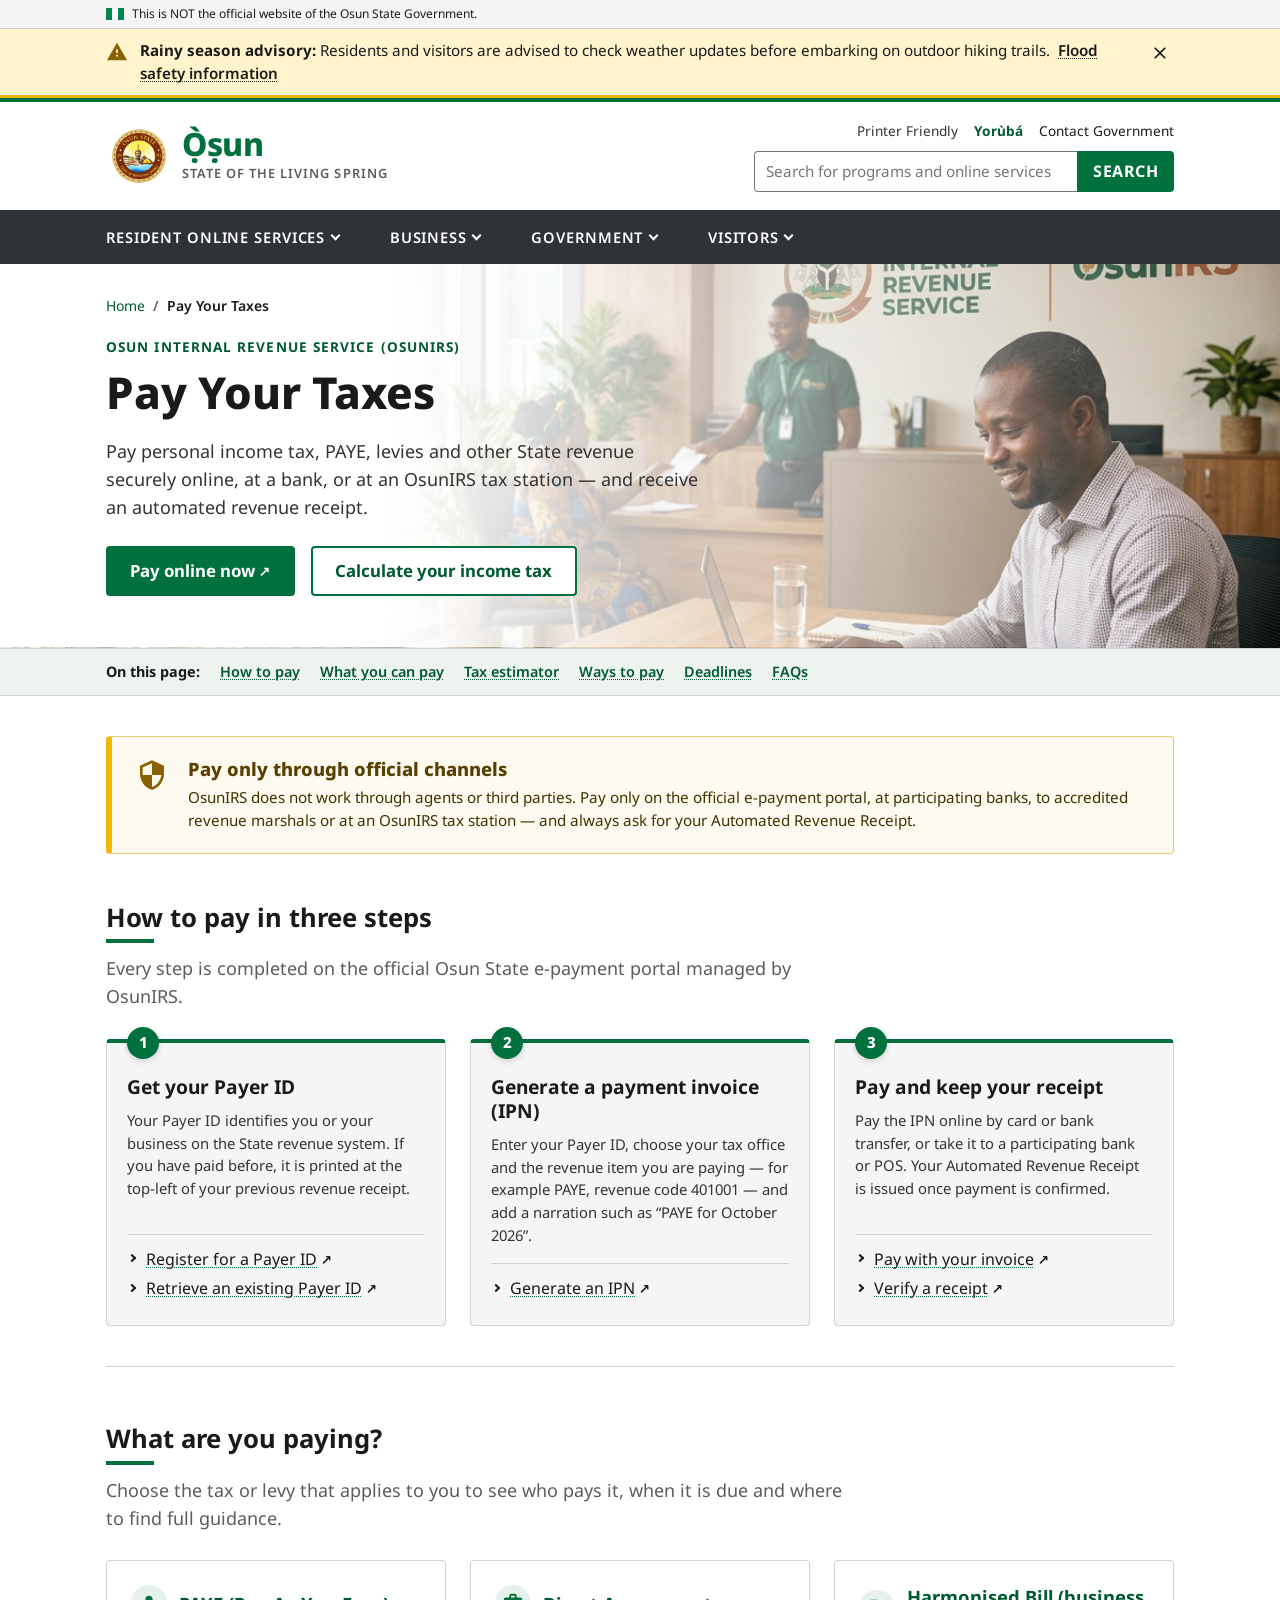
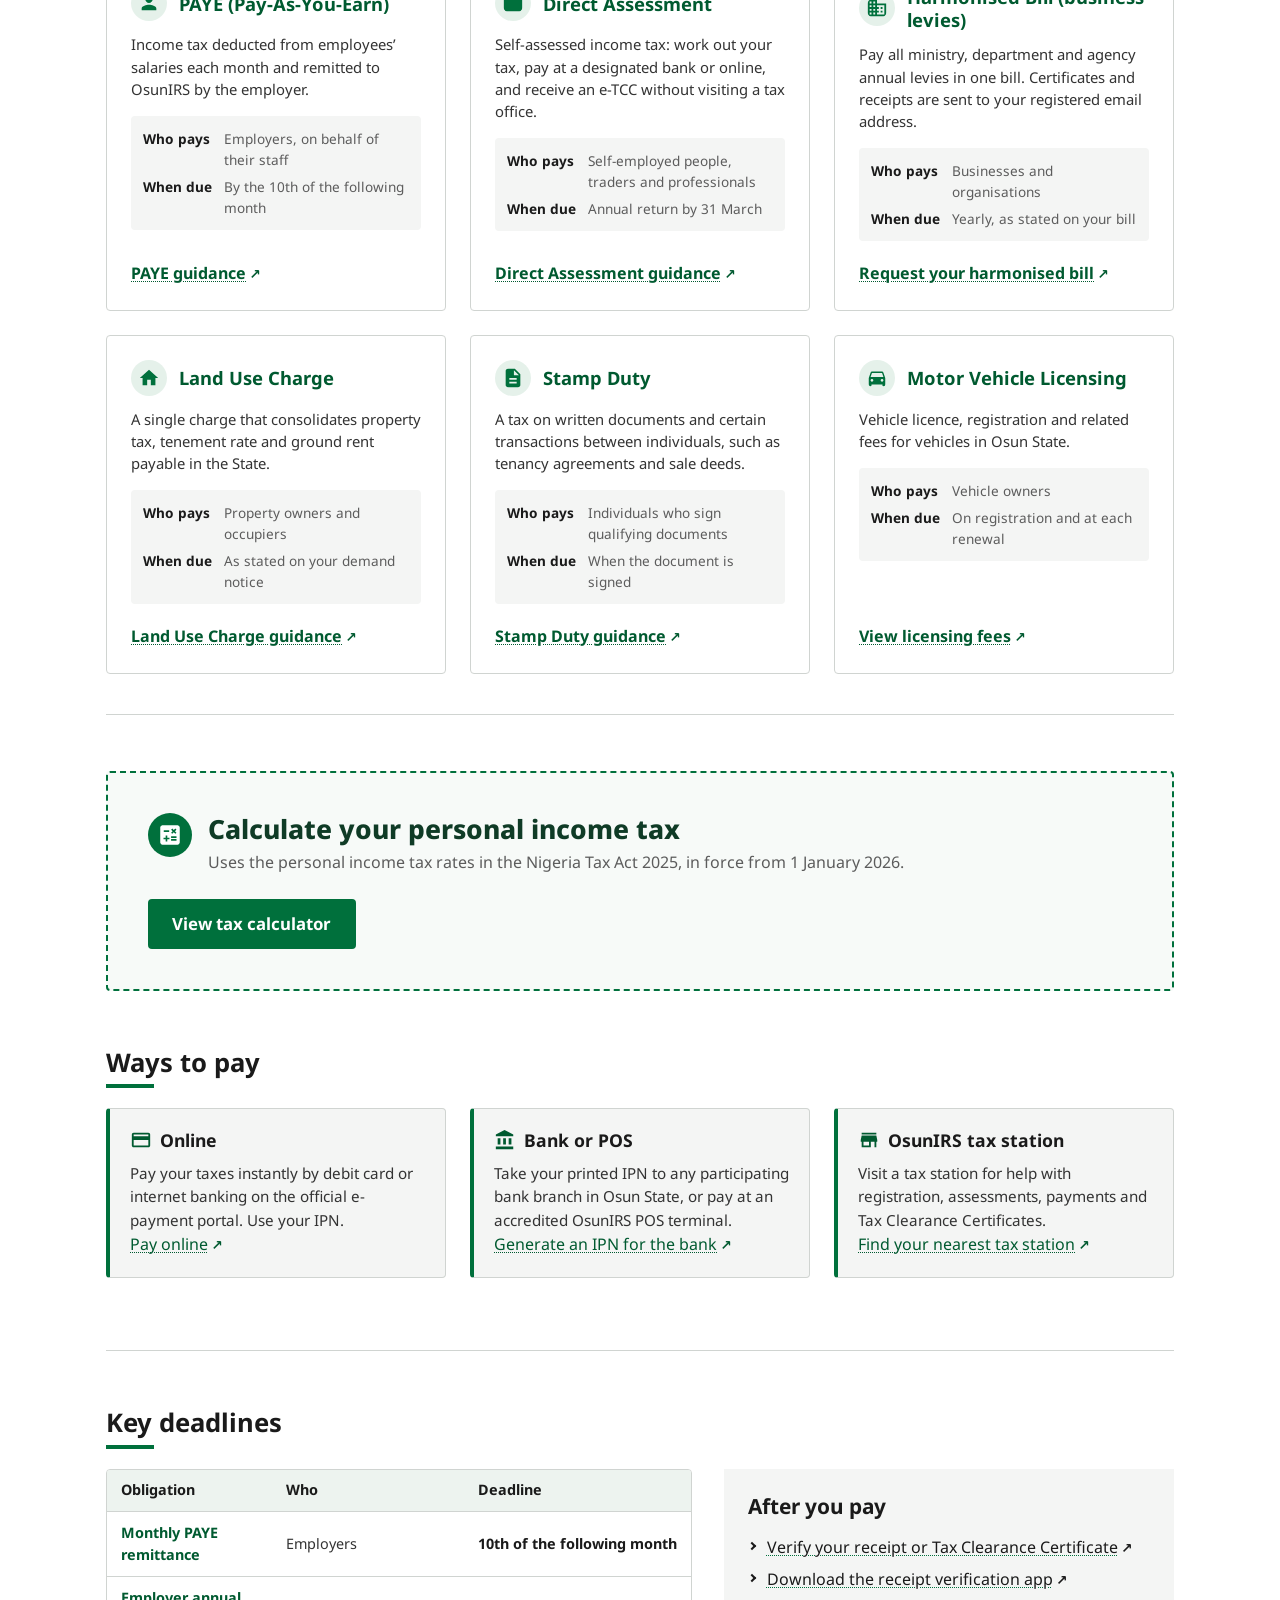
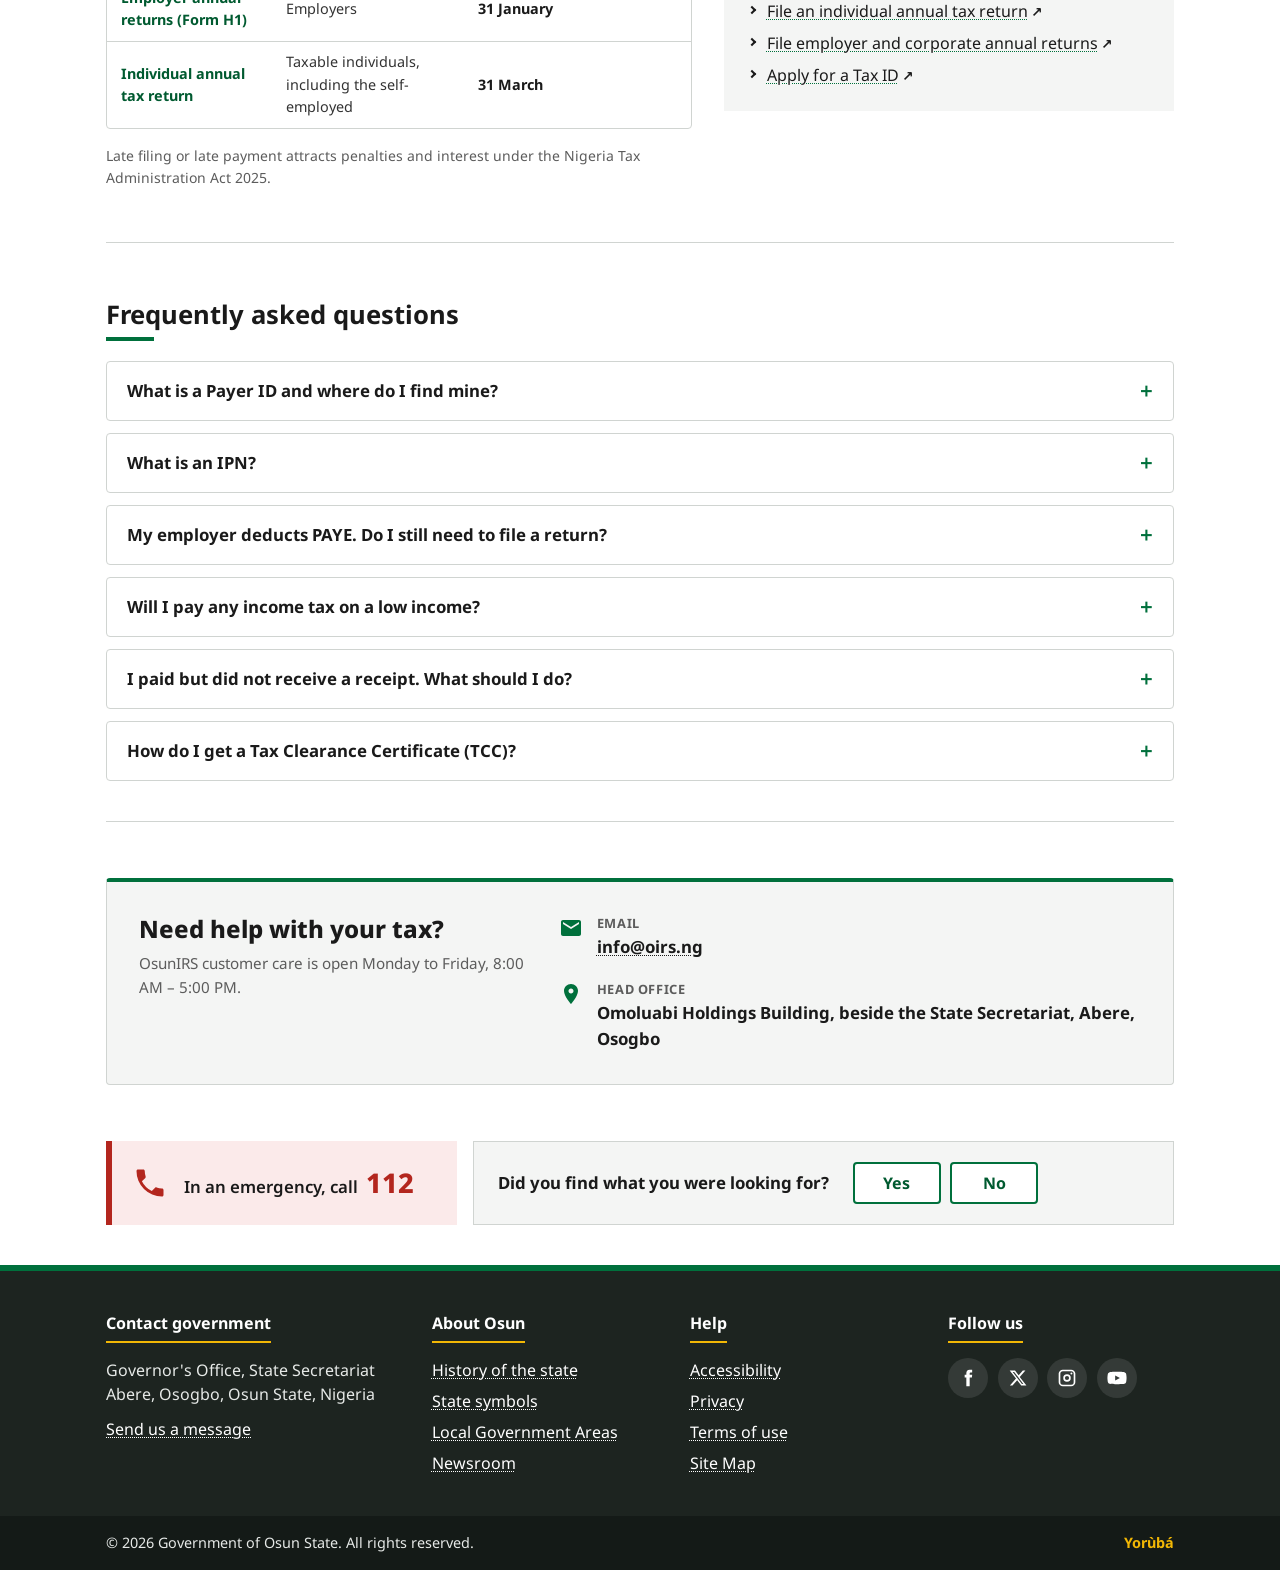
<file: taxes/pay-your-taxes.html>
<!DOCTYPE html>
<html lang="en">

<head>
  <meta charset="UTF-8">
  <meta name="viewport" content="width=device-width, initial-scale=1.0">
  <title data-i18n="tax.meta.title">Pay Your Taxes | Government of Osun State</title>
  <meta name="description" data-i18n-attr="content:tax.meta.description"
    content="Pay personal income tax, PAYE, Direct Assessment, levies and other Osun State revenue online through the Osun Internal Revenue Service (OsunIRS). Get a Payer ID, generate an IPN, calculate your tax and find key deadlines.">
  <meta name="theme-color" content="#00703c">
  <link rel="preconnect" href="https://fonts.googleapis.com">
  <link rel="preconnect" href="https://fonts.gstatic.com" crossorigin>
  <link href="https://fonts.googleapis.com/css2?family=Noto+Sans:wght@400;600;700;800&display=swap" rel="stylesheet">
  <link rel="stylesheet" href="../styles.css">
</head>

<body>
  <a class="skip-link" href="#main" data-i18n="a11y.skip">Skip to main content</a>

  <!-- ============ OFFICIAL TOP BAR ============ -->
  <div class="official-topbar" aria-label="Official government website" data-i18n-attr="aria-label:topbar.label">
    <div class="container official-topbar__inner">
      <svg class="official-topbar__flag" viewBox="0 0 24 16" width="18" height="12" aria-hidden="true"
        focusable="false">
        <rect width="8" height="16" fill="#008751" />
        <rect x="8" width="8" height="16" fill="#ffffff" />
        <rect x="16" width="8" height="16" fill="#008751" />
        <rect width="24" height="16" fill="none" stroke="rgba(0, 0, 0, 0.15)" stroke-width="1" />
      </svg>
      <span class="official-topbar__text" data-i18n="topbar.official">This is NOT the official website of the Osun State
        Government.</span>
    </div>
  </div>

  <!-- ============ ALERT BANNER ============ -->
  <div class="alert" id="site-alert" role="region" aria-labelledby="alert-title">
    <div class="container alert__inner">
      <svg class="alert__icon" viewBox="0 0 24 24" aria-hidden="true">
        <path d="M12 2 1 21h22L12 2zm1 15h-2v-2h2v2zm0-4h-2V9h2v4z" />
      </svg>
      <p class="alert__text">
        <strong id="alert-title" data-i18n="alert.title">Rainy season advisory:</strong>
        <span data-i18n="alert.body">Residents and visitors are advised to check weather updates before embarking on
          outdoor hiking trails.</span>
        <a href="#" data-i18n="alert.link">Flood safety information</a>
      </p>
      <button class="alert__close" type="button" data-i18n-attr="aria-label:alert.dismiss" aria-label="Dismiss alert">
        <svg viewBox="0 0 24 24" aria-hidden="true">
          <path d="M19 6.4 17.6 5 12 10.6 6.4 5 5 6.4 10.6 12 5 17.6 6.4 19 12 13.4 17.6 19 19 17.6 13.4 12z" />
        </svg>
      </button>
    </div>
  </div>

  <!-- ============ HEADER ============ -->
  <header class="site-header">
    <div class="container site-header__inner">
      <a class="brand" href="../index.html" data-i18n-attr="aria-label:brand.home"
        aria-label="Government of Osun State home">
        <img class="brand__emblem" src="../assets/images/osun-logo.jpg" alt="Osun State Logo" width="64" height="64">
        <span class="brand__text">
          <span class="brand__name" data-i18n="brand.name">Ọ̀ṣun</span>
          <span class="brand__tagline" data-i18n="brand.tagline">State of the Living Spring</span>
        </span>
      </a>

      <div class="site-header__tools">
        <ul class="utility-nav" aria-label="Utility" data-i18n-attr="aria-label:utility.label">
          <li><button type="button" class="link-button" id="print-btn" data-i18n="utility.print">Printer
              Friendly</button></li>
          <li><button type="button" class="link-button lang-toggle" lang="yo" data-lang-toggle>Yorùbá</button></li>
          <li><a href="#contact" data-i18n="utility.contact">Contact Government</a></li>
        </ul>

        <form class="search" role="search" id="search-form" action="#" autocomplete="off">
          <label class="visually-hidden" for="search-input" data-i18n="search.label">Search osunstate.gov.ng</label>
          <input class="search__input" id="search-input" type="search" name="q"
            placeholder="Search for programs and online services" data-i18n-attr="placeholder:search.placeholder"
            aria-controls="search-suggestions" aria-autocomplete="list" aria-expanded="false">
          <button class="search__button" type="submit" data-i18n="search.button">Search</button>
          <ul class="search__suggestions" id="search-suggestions" role="listbox" hidden></ul>
        </form>
      </div>

      <button class="menu-toggle" type="button" aria-expanded="false" aria-controls="primary-nav">
        <span class="menu-toggle__bars" aria-hidden="true"></span>
        <span data-i18n="nav.menu">Menu</span>
      </button>
    </div>

    <!-- ============ PRIMARY NAV ============ -->
    <nav class="primary-nav" id="primary-nav" aria-label="Main" data-i18n-attr="aria-label:nav.label">
      <ul class="container primary-nav__list">
        <li class="primary-nav__item">
          <button class="primary-nav__trigger" type="button" aria-expanded="false" aria-controls="mega-residents"
            data-i18n="nav.residents">Resident Online Services</button>
          <div class="mega" id="mega-residents" hidden>
            <div class="container mega__grid">
              <div>
                <h2 class="mega__heading" data-i18n="mega.health">Health</h2>
                <ul>
                  <li><a href="#" data-i18n="mega.health.1">Osun Health Insurance Scheme (OHIS)</a></li>
                  <li><a href="#" data-i18n="mega.health.2">Hospitals and primary health centres</a></li>
                  <li><a href="#" data-i18n="mega.health.3">Immunisation</a></li>
                </ul>
              </div>
              <div>
                <h2 class="mega__heading" data-i18n="mega.education">Education</h2>
                <ul>
                  <li><a href="#" data-i18n="mega.education.1">Public schools</a></li>
                  <li><a href="#" data-i18n="mega.education.2">Scholarships and bursaries</a></li>
                  <li><a href="#" data-i18n="mega.education.3">Tertiary institutions</a></li>
                </ul>
              </div>
              <div>
                <h2 class="mega__heading" data-i18n="mega.land">Land and housing</h2>
                <ul>
                  <li><a href="#" data-i18n="mega.land.1">Certificate of Occupancy</a></li>
                  <li><a href="#" data-i18n="mega.land.2">Land search and GIS</a></li>
                  <li><a href="#" data-i18n="mega.land.3">Building permits</a></li>
                </ul>
              </div>
              <div>
                <h2 class="mega__heading" data-i18n="mega.records">Records and identity</h2>
                <ul>
                  <li><a href="../records/register-a-birth.html" data-i18n="mega.records.1">Birth and death
                      registration</a></li>
                  <li><a href="#" data-i18n="mega.records.2">Certificate of state of origin</a></li>
                  <li><a href="#" data-i18n="mega.records.3">Driver and vehicle licensing</a></li>
                </ul>
              </div>
            </div>
          </div>
        </li>
        <li class="primary-nav__item">
          <button class="primary-nav__trigger" type="button" aria-expanded="false" aria-controls="mega-business"
            data-i18n="nav.business">Business</button>
          <div class="mega" id="mega-business" hidden>
            <div class="container mega__grid">
              <div>
                <h2 class="mega__heading" data-i18n="mega.start">Start and grow</h2>
                <ul>
                  <li><a href="#" data-i18n="mega.start.1">Starting a business</a></li>
                  <li><a href="#" data-i18n="mega.start.2">Registration and permits</a></li>
                  <li><a href="#" data-i18n="mega.start.3">Support for small businesses</a></li>
                </ul>
              </div>
              <div>
                <h2 class="mega__heading" data-i18n="mega.invest">Invest in Osun</h2>
                <ul>
                  <li><a href="#" data-i18n="mega.invest.1">Investment opportunities</a></li>
                  <li><a href="#" data-i18n="mega.invest.2">Agriculture and agribusiness</a></li>
                  <li><a href="#" data-i18n="mega.invest.3">Solid minerals</a></li>
                </ul>
              </div>
              <div>
                <h2 class="mega__heading" data-i18n="mega.tax">Taxes and procurement</h2>
                <ul>
                  <li><a href="pay-your-taxes.html" aria-current="page" data-i18n="mega.tax.1">Pay taxes online
                      (OSIRS)</a></li>
                  <li><a href="calculate-personal-income-tax.html" data-i18n="mega.tax.calc">Calculate personal
                      income tax</a></li>
                  <li><a href="#" data-i18n="mega.tax.2">Tax clearance certificate</a></li>
                  <li><a href="#" data-i18n="mega.tax.3">Tenders and contracts</a></li>
                </ul>
              </div>
            </div>
          </div>
        </li>
        <li class="primary-nav__item">
          <button class="primary-nav__trigger" type="button" aria-expanded="false" aria-controls="mega-government"
            data-i18n="nav.government">Government</button>
          <div class="mega" id="mega-government" hidden>
            <div class="container mega__grid">
              <div>
                <h2 class="mega__heading" data-i18n="mega.exec">Executive</h2>
                <ul>
                  <li><a href="#" data-i18n="mega.exec.1">Office of the Governor</a></li>
                  <li><a href="#" data-i18n="mega.exec.2">Office of the Deputy Governor</a></li>
                  <li><a href="#" data-i18n="mega.exec.3">State Executive Council</a></li>
                </ul>
              </div>
              <div>
                <h2 class="mega__heading" data-i18n="mega.arms">Legislature and judiciary</h2>
                <ul>
                  <li><a href="#" data-i18n="mega.arms.1">Osun State House of Assembly</a></li>
                  <li><a href="#" data-i18n="mega.arms.2">State Judiciary</a></li>
                  <li><a href="../laws/laws-and-gazettes.html" data-i18n="mega.arms.3">Laws and gazettes</a></li>
                </ul>
              </div>
              <div>
                <h2 class="mega__heading" data-i18n="mega.orgs">Organisations</h2>
                <ul>
                  <li><a href="#" data-i18n="mega.orgs.1">Ministries, departments and agencies</a></li>
                  <li><a href="../lgas/local-government-areas.html" data-i18n="mega.orgs.2">Local Government Areas</a></li>
                  <li><a href="#" data-i18n="mega.orgs.3">Budget and open data</a></li>
                  <li><a href="../jobs/jobs.html" data-i18n="mega.orgs.jobs">Jobs and careers</a></li>
                </ul>
              </div>
            </div>
          </div>
        </li>
        <li class="primary-nav__item">
          <button class="primary-nav__trigger" type="button" aria-expanded="false" aria-controls="mega-visitors"
            data-i18n="nav.visitors">Visitors</button>
          <div class="mega" id="mega-visitors" hidden>
            <div class="container mega__grid">
              <div>
                <h2 class="mega__heading" data-i18n="mega.see">Places to see</h2>
                <ul>
                  <li><a href="../tourism/tourist.html" data-i18n="mega.see.tourist">Tourist Centres</a></li>
                  <li><a href="../tourism/plan-your-visit.html?site=osun-sacred-grove">Osun-Osogbo Sacred Grove</a></li>
                  <li><a href="../tourism/plan-your-visit.html?site=olumirin-waterfall">Olumirin Waterfall,
                      Erin-Ijesha</a></li>
                  <li><a href="../tourism/plan-your-visit.html?site=oduduwa-shrine">Ile-Ife, cradle of the Yoruba</a>
                  </li>
                </ul>
              </div>
              <div>
                <h2 class="mega__heading" data-i18n="mega.events">Culture and events</h2>
                <ul>
                  <li><a href="#" data-i18n="mega.events.1">Osun-Osogbo Festival</a></li>
                  <li><a href="#" data-i18n="mega.events.2">Festivals calendar</a></li>
                  <li><a href="#" data-i18n="mega.events.3">Museums and arts</a></li>
                </ul>
              </div>
              <div>
                <h2 class="mega__heading" data-i18n="mega.plan">Plan your trip</h2>
                <ul>
                  <li><a href="../tourism/plan-your-visit.html" data-i18n="plan.cta">Plan your visit</a></li>
                  <li><a href="#" data-i18n="mega.plan.1">Getting to Osun</a></li>
                  <li><a href="#" data-i18n="mega.plan.2">Hotels and accommodation</a></li>
                  <li><a href="#" data-i18n="mega.plan.3">Maps</a></li>
                </ul>
              </div>
            </div>
          </div>
        </li>
      </ul>
    </nav>
  </header>

  <!-- ============ MAIN CONTENT ============ -->
  <main id="main" tabindex="-1">
    <div id="pay-your-taxes" data-tax-page>
      <!-- Page Header with Breadcrumbs -->
      <div class="hero-bg hero-bg--irs">
        <div class="container page-header page-header--with-breadcrumb tax-hero">
          <nav class="breadcrumb-nav" aria-label="Breadcrumb">
            <ol class="breadcrumbs">
              <li><a href="../index.html">Home</a></li>
              <li aria-current="page"><span data-i18n="tax.title">Pay Your Taxes</span></li>
            </ol>
          </nav>

          <div class="tax-hero__grid">
            <div>
              <p class="tax-hero__eyebrow" data-i18n="tax.eyebrow">Osun Internal Revenue Service (OsunIRS)</p>
              <h1 class="page-title" data-i18n="tax.title">Pay Your Taxes</h1>
              <p class="page-lead" data-i18n="tax.lead">Pay personal income tax, PAYE, levies and other State revenue
                securely online, at a bank, or at an OsunIRS tax station — and receive an automated revenue receipt.</p>
              <div class="tax-hero__actions">
                <a class="btn btn--primary btn--lg ext-link" href="https://osun.electroniccollectionsecg.com/payments/pay"
                  data-i18n="tax.cta.pay">Pay online now</a>
                <a class="btn btn--outline btn--lg" href="calculate-personal-income-tax.html"
                  data-i18n="tax.cta.calc">Calculate your income
                  tax</a>
              </div>
            </div>
          </div>
        </div>
      </div>

      <!-- On this page -->
      <nav class="tax-toc" aria-labelledby="tax-toc-label">
        <div class="container tax-toc__inner">
          <p class="tax-toc__label" id="tax-toc-label" data-i18n="tax.toc.label">On this page:</p>
          <ul>
            <li><a href="#tax-steps" data-i18n="tax.toc.1">How to pay</a></li>
            <li><a href="#tax-types" data-i18n="tax.toc.2">What you can pay</a></li>
            <li><a href="#tax-calculator" data-i18n="tax.toc.3">Tax estimator</a></li>
            <li><a href="#tax-channels" data-i18n="tax.toc.4">Ways to pay</a></li>
            <li><a href="#tax-dates" data-i18n="tax.toc.5">Deadlines</a></li>
            <li><a href="#tax-faq" data-i18n="tax.toc.6">FAQs</a></li>
          </ul>
        </div>
      </nav>

      <div class="container">
        <!-- ============ OFFICIAL CHANNELS NOTICE ============ -->
        <div class="tax-notice" role="note" aria-labelledby="tax-notice-title">
          <svg viewBox="0 0 24 24" aria-hidden="true" focusable="false">
            <path
              d="M12 1L3 5v6c0 5.55 3.84 10.74 9 12 5.16-1.26 9-6.45 9-12V5l-9-4zm0 10.99h7c-.53 4.12-3.28 7.79-7 8.94V12H5V6.3l7-3.11v8.8z" />
          </svg>
          <div>
            <h2 class="tax-notice__title" id="tax-notice-title" data-i18n="tax.notice.title">Pay only through official
              channels</h2>
            <p data-i18n="tax.notice.body">OsunIRS does not work through agents or third parties. Pay only on the
              official
              e-payment portal, at participating banks, to accredited revenue marshals or at an OsunIRS tax station —
              and
              always ask for your Automated Revenue Receipt.</p>
          </div>
        </div>

        <!-- ============ HOW TO PAY: 3 STEPS ============ -->
        <section class="tax-section" id="tax-steps" aria-labelledby="tax-steps-title">
          <h2 class="section-title" id="tax-steps-title" data-i18n="tax.steps.title">How to pay in three steps</h2>
          <p class="tax-section__lead" data-i18n="tax.steps.lead">Every step is completed on the official Osun State
            e-payment portal managed by OsunIRS.</p>

          <ol class="tax-steps">
            <li class="tax-step">
              <span class="tax-step__num" aria-hidden="true">1</span>
              <h3 class="tax-step__title" data-i18n="tax.step1.title">Get your Payer ID</h3>
              <p data-i18n="tax.step1.body">Your Payer ID identifies you or your business on the State revenue system.
                If you have paid before, it is printed at the top-left of your previous revenue receipt.</p>
              <ul class="chevron-list chevron-list--compact tax-step__links">
                <li><a class="ext-link" href="https://osun.electroniccollectionsecg.com/taxes/apply"
                    data-i18n="tax.step1.link1">Register for a Payer ID</a></li>
                <li><a class="ext-link" href="https://osun.electroniccollectionsecg.com/taxes/retrieve"
                    data-i18n="tax.step1.link2">Retrieve an existing Payer ID</a></li>
              </ul>
            </li>
            <li class="tax-step">
              <span class="tax-step__num" aria-hidden="true">2</span>
              <h3 class="tax-step__title" data-i18n="tax.step2.title">Generate a payment invoice (IPN)</h3>
              <p data-i18n="tax.step2.body">Enter your Payer ID, choose your tax office and the revenue item you are
                paying — for example PAYE, revenue code 401001 — and add a narration such as “PAYE for October 2026”.
              </p>
              <ul class="chevron-list chevron-list--compact tax-step__links">
                <li><a class="ext-link" href="https://osun.electroniccollectionsecg.com/payments/pay-bank-pos"
                    data-i18n="tax.step2.link">Generate an IPN</a></li>
              </ul>
            </li>
            <li class="tax-step">
              <span class="tax-step__num" aria-hidden="true">3</span>
              <h3 class="tax-step__title" data-i18n="tax.step3.title">Pay and keep your receipt</h3>
              <p data-i18n="tax.step3.body">Pay the IPN online by card or bank transfer, or take it to a participating
                bank or POS. Your Automated Revenue Receipt is issued once payment is confirmed.</p>
              <ul class="chevron-list chevron-list--compact tax-step__links">
                <li><a class="ext-link" href="https://osun.electroniccollectionsecg.com/payments/pay-with-invoice"
                    data-i18n="tax.step3.link1">Pay with your invoice</a></li>
                <li><a class="ext-link" href="https://ecg.ng/osunverify" data-i18n="tax.step3.link2">Verify a
                    receipt</a></li>
              </ul>
            </li>
          </ol>
        </section>

        <!-- ============ TAX TYPES ============ -->
        <section class="tax-section" id="tax-types" aria-labelledby="tax-types-title">
          <h2 class="section-title" id="tax-types-title" data-i18n="tax.types.title">What are you paying?</h2>
          <p class="tax-section__lead" data-i18n="tax.types.lead">Choose the tax or levy that applies to you to see who
            pays it, when it is due and where to find full guidance.</p>

          <ul class="tax-types">
            <li class="tax-type">
              <div class="tax-type__head">
                <svg class="tax-type__icon" viewBox="0 0 24 24" aria-hidden="true" focusable="false">
                  <path
                    d="M12 12c2.21 0 4-1.79 4-4s-1.79-4-4-4-4 1.79-4 4 1.79 4 4 4zm0 2c-2.67 0-8 1.34-8 4v2h16v-2c0-2.66-5.33-4-8-4z" />
                </svg>
                <h3 class="tax-type__title" data-i18n="tax.type.paye.title">PAYE (Pay-As-You-Earn)</h3>
              </div>
              <p data-i18n="tax.type.paye.desc">Income tax deducted from employees’ salaries each month and remitted
                to OsunIRS by the employer.</p>
              <dl class="tax-type__meta">
                <dt data-i18n="tax.who">Who pays</dt>
                <dd data-i18n="tax.type.paye.who">Employers, on behalf of their staff</dd>
                <dt data-i18n="tax.due">When due</dt>
                <dd data-i18n="tax.type.paye.due">By the 10th of the following month</dd>
              </dl>
              <a class="tax-type__link ext-link" href="https://irs.os.gov.ng/pay-as-you-earn/"
                data-i18n="tax.type.paye.link">PAYE guidance</a>
            </li>
            <li class="tax-type">
              <div class="tax-type__head">
                <svg class="tax-type__icon" viewBox="0 0 24 24" aria-hidden="true" focusable="false">
                  <path
                    d="M20 6h-4V4c0-1.11-.89-2-2-2h-4c-1.11 0-2 .89-2 2v2H4c-1.11 0-1.99.89-1.99 2L2 19c0 1.11.89 2 2 2h16c1.11 0 2-.89 2-2V8c0-1.11-.89-2-2-2zm-6 0h-4V4h4v2z" />
                </svg>
                <h3 class="tax-type__title" data-i18n="tax.type.da.title">Direct Assessment</h3>
              </div>
              <p data-i18n="tax.type.da.desc">Self-assessed income tax: work out your tax, pay at a designated bank or
                online, and receive an e-TCC without visiting a tax office.</p>
              <dl class="tax-type__meta">
                <dt data-i18n="tax.who">Who pays</dt>
                <dd data-i18n="tax.type.da.who">Self-employed people, traders and professionals</dd>
                <dt data-i18n="tax.due">When due</dt>
                <dd data-i18n="tax.type.da.due">Annual return by 31 March</dd>
              </dl>
              <a class="tax-type__link ext-link" href="https://irs.os.gov.ng/tax-schedule/direct-assesment/"
                data-i18n="tax.type.da.link">Direct Assessment guidance</a>
            </li>
            <li class="tax-type">
              <div class="tax-type__head">
                <svg class="tax-type__icon" viewBox="0 0 24 24" aria-hidden="true" focusable="false">
                  <path
                    d="M12 7V3H2v18h20V7H12zM6 19H4v-2h2v2zm0-4H4v-2h2v2zm0-4H4V9h2v2zm0-4H4V5h2v2zm4 12H8v-2h2v2zm0-4H8v-2h2v2zm0-4H8V9h2v2zm0-4H8V5h2v2zm10 12h-8v-2h2v-2h-2v-2h2v-2h-2V9h8v10zm-2-8h-2v2h2v-2zm0 4h-2v2h2v-2z" />
                </svg>
                <h3 class="tax-type__title" data-i18n="tax.type.hb.title">Harmonised Bill (business levies)</h3>
              </div>
              <p data-i18n="tax.type.hb.desc">Pay all ministry, department and agency annual levies in one bill.
                Certificates and receipts are sent to your registered email address.</p>
              <dl class="tax-type__meta">
                <dt data-i18n="tax.who">Who pays</dt>
                <dd data-i18n="tax.type.hb.who">Businesses and organisations</dd>
                <dt data-i18n="tax.due">When due</dt>
                <dd data-i18n="tax.type.hb.due">Yearly, as stated on your bill</dd>
              </dl>
              <a class="tax-type__link ext-link" href="https://ecg.ng/requestosunbill"
                data-i18n="tax.type.hb.link">Request
                your harmonised bill</a>
            </li>
            <li class="tax-type">
              <div class="tax-type__head">
                <svg class="tax-type__icon" viewBox="0 0 24 24" aria-hidden="true" focusable="false">
                  <path d="M10 20v-6h4v6h5v-8h3L12 3 2 12h3v8z" />
                </svg>
                <h3 class="tax-type__title" data-i18n="tax.type.luc.title">Land Use Charge</h3>
              </div>
              <p data-i18n="tax.type.luc.desc">A single charge that consolidates property tax, tenement rate and ground
                rent payable in the State.</p>
              <dl class="tax-type__meta">
                <dt data-i18n="tax.who">Who pays</dt>
                <dd data-i18n="tax.type.luc.who">Property owners and occupiers</dd>
                <dt data-i18n="tax.due">When due</dt>
                <dd data-i18n="tax.type.luc.due">As stated on your demand notice</dd>
              </dl>
              <a class="tax-type__link ext-link" href="https://irs.os.gov.ng/tax-schedule/land-use-charge/"
                data-i18n="tax.type.luc.link">Land Use Charge guidance</a>
            </li>
            <li class="tax-type">
              <div class="tax-type__head">
                <svg class="tax-type__icon" viewBox="0 0 24 24" aria-hidden="true" focusable="false">
                  <path
                    d="M14 2H6c-1.1 0-1.99.9-1.99 2L4 20c0 1.1.89 2 1.99 2H18c1.1 0 2-.9 2-2V8l-6-6zm2 16H8v-2h8v2zm0-4H8v-2h8v2zm-3-5V3.5L18.5 9H13z" />
                </svg>
                <h3 class="tax-type__title" data-i18n="tax.type.sd.title">Stamp Duty</h3>
              </div>
              <p data-i18n="tax.type.sd.desc">A tax on written documents and certain transactions between individuals,
                such as tenancy agreements and sale deeds.</p>
              <dl class="tax-type__meta">
                <dt data-i18n="tax.who">Who pays</dt>
                <dd data-i18n="tax.type.sd.who">Individuals who sign qualifying documents</dd>
                <dt data-i18n="tax.due">When due</dt>
                <dd data-i18n="tax.type.sd.due">When the document is signed</dd>
              </dl>
              <a class="tax-type__link ext-link" href="https://irs.os.gov.ng/stamp-dutY"
                data-i18n="tax.type.sd.link">Stamp
                Duty guidance</a>
            </li>
            <li class="tax-type">
              <div class="tax-type__head">
                <svg class="tax-type__icon" viewBox="0 0 24 24" aria-hidden="true" focusable="false">
                  <path
                    d="M18.92 6.01C18.72 5.42 18.16 5 17.5 5h-11c-.66 0-1.21.42-1.42 1.01L3 12v8c0 .55.45 1 1 1h1c.55 0 1-.45 1-1v-1h12v1c0 .55.45 1 1 1h1c.55 0 1-.45 1-1v-8l-2.08-5.99zM6.5 16c-.83 0-1.5-.67-1.5-1.5S5.67 13 6.5 13s1.5.67 1.5 1.5S7.33 16 6.5 16zm11 0c-.83 0-1.5-.67-1.5-1.5s.67-1.5 1.5-1.5 1.5.67 1.5 1.5-.67 1.5-1.5 1.5zM5 11l1.5-4.5h11L19 11H5z" />
                </svg>
                <h3 class="tax-type__title" data-i18n="tax.type.mv.title">Motor Vehicle Licensing</h3>
              </div>
              <p data-i18n="tax.type.mv.desc">Vehicle licence, registration and related fees for vehicles in Osun
                State.</p>
              <dl class="tax-type__meta">
                <dt data-i18n="tax.who">Who pays</dt>
                <dd data-i18n="tax.type.mv.who">Vehicle owners</dd>
                <dt data-i18n="tax.due">When due</dt>
                <dd data-i18n="tax.type.mv.due">On registration and at each renewal</dd>
              </dl>
              <a class="tax-type__link ext-link" href="https://irs.os.gov.ng/motor-vehicle-licensing"
                data-i18n="tax.type.mv.link">View licensing fees</a>
            </li>
          </ul>
        </section>

        <!-- ============ INCOME TAX ESTIMATOR TEASER ============ -->
        <section class="tax-section tax-calc tax-calc--teaser" id="tax-calculator" aria-labelledby="tax-calc-title">
          <div class="tax-calc__head">
            <svg class="tax-calc__icon" viewBox="0 0 24 24" aria-hidden="true" focusable="false">
              <path
                d="M19 3H5c-1.1 0-2 .9-2 2v14c0 1.1.9 2 2 2h14c1.1 0 2-.9 2-2V5c0-1.1-.9-2-2-2zm-5.97 4.06L14.09 6l1.41 1.41L16.91 6l1.06 1.06-1.41 1.41 1.41 1.41-1.06 1.06-1.41-1.4-1.41 1.41-1.06-1.06 1.41-1.41-1.41-1.42zm-6.78.66h5v1.5h-5v-1.5zM11.5 16h-2v2H8v-2H6v-1.5h2v-2h1.5v2h2V16zm6.5 1.25h-5v-1.5h5v1.5zm0-2.5h-5v-1.5h5v1.5z" />
            </svg>
            <div>
              <h2 class="tax-calc__title" id="tax-calc-title" data-i18n="tax.calc.title">Calculate your personal income
                tax</h2>
              <p class="tax-calc__lead" data-i18n="tax.calc.lead">Uses the personal income tax rates in the Nigeria Tax
                Act 2025, in force from 1 January 2026.</p>
            </div>
          </div>
          <div class="tax-calc__teaser-action">
            <a class="btn btn--primary btn--lg" href="calculate-personal-income-tax.html" data-i18n="tax.calc.view">View
              tax calculator</a>
          </div>
        </section>

        <!-- ============ WAYS TO PAY ============ -->
        <section class="tax-section" id="tax-channels" aria-labelledby="tax-channels-title">
          <h2 class="section-title" id="tax-channels-title" data-i18n="tax.channels.title">Ways to pay</h2>
          <div class="details-grid tax-channels">
            <div class="info-card">
              <div class="info-card__header">
                <svg class="info-card__icon" viewBox="0 0 24 24" aria-hidden="true" focusable="false">
                  <path
                    d="M20 4H4c-1.11 0-1.99.89-1.99 2L2 18c0 1.11.89 2 2 2h16c1.11 0 2-.89 2-2V6c0-1.11-.89-2-2-2zm0 14H4v-6h16v6zm0-10H4V6h16v2z" />
                </svg>
                <h3 data-i18n="tax.channel.online.title">Online</h3>
              </div>
              <p data-i18n="tax.channel.online.body">Pay your taxes instantly by debit card or internet banking on the
                official e-payment portal. Use your IPN.</p>
              <a class="tax-channel__link ext-link" href="https://osun.electroniccollectionsecg.com/payments/pay"
                data-i18n="tax.channel.online.link">Pay online</a>
            </div>
            <div class="info-card">
              <div class="info-card__header">
                <svg class="info-card__icon" viewBox="0 0 24 24" aria-hidden="true" focusable="false">
                  <path d="M4 10v7h3v-7H4zm6 0v7h3v-7h-3zM2 22h19v-3H2v3zm14-12v7h3v-7h-3zm-4.5-9L2 6v2h19V6l-9.5-5z" />
                </svg>
                <h3 data-i18n="tax.channel.bank.title">Bank or POS</h3>
              </div>
              <p data-i18n="tax.channel.bank.body">Take your printed IPN to any participating bank branch in Osun State,
                or pay at an accredited OsunIRS POS terminal.</p>
              <a class="tax-channel__link ext-link"
                href="https://osun.electroniccollectionsecg.com/payments/pay-bank-pos"
                data-i18n="tax.channel.bank.link">Generate an IPN for the bank</a>
            </div>
            <div class="info-card">
              <div class="info-card__header">
                <svg class="info-card__icon" viewBox="0 0 24 24" aria-hidden="true" focusable="false">
                  <path d="M20 4H4v2h16V4zm1 10v-2l-1-5H4l-1 5v2h1v6h10v-6h4v6h2v-6h1zm-9 4H6v-4h6v4z" />
                </svg>
                <h3 data-i18n="tax.channel.station.title">OsunIRS tax station</h3>
              </div>
              <p data-i18n="tax.channel.station.body">Visit a tax station for help with registration, assessments,
                payments and Tax Clearance Certificates.</p>
              <a class="tax-channel__link ext-link" href="https://irs.os.gov.ng/tax-stations/"
                data-i18n="tax.channel.station.link">Find your nearest tax station</a>
            </div>
          </div>
        </section>

        <!-- ============ DEADLINES + AFTER YOU PAY ============ -->
        <section class="tax-section" id="tax-dates" aria-labelledby="tax-dates-title">
          <h2 class="section-title" id="tax-dates-title" data-i18n="tax.dates.title">Key deadlines</h2>
          <div class="tax-split">
            <div>
              <div class="tax-table-wrap">
                <table class="tax-table tax-table--dates">
                  <caption class="visually-hidden" data-i18n="tax.dates.title">Key deadlines</caption>
                  <thead>
                    <tr>
                      <th scope="col" data-i18n="tax.dates.col1">Obligation</th>
                      <th scope="col" data-i18n="tax.dates.col2">Who</th>
                      <th scope="col" data-i18n="tax.dates.col3">Deadline</th>
                    </tr>
                  </thead>
                  <tbody>
                    <tr>
                      <th scope="row" data-i18n="tax.dates.1.what">Monthly PAYE remittance</th>
                      <td data-i18n="tax.dates.1.who">Employers</td>
                      <td class="tax-table__date" data-i18n="tax.dates.1.when">10th of the following month</td>
                    </tr>
                    <tr>
                      <th scope="row" data-i18n="tax.dates.2.what">Employer annual returns (Form H1)</th>
                      <td data-i18n="tax.dates.2.who">Employers</td>
                      <td class="tax-table__date" data-i18n="tax.dates.2.when">31 January</td>
                    </tr>
                    <tr>
                      <th scope="row" data-i18n="tax.dates.3.what">Individual annual tax return</th>
                      <td data-i18n="tax.dates.3.who">Taxable individuals, including the self-employed</td>
                      <td class="tax-table__date" data-i18n="tax.dates.3.when">31 March</td>
                    </tr>
                  </tbody>
                </table>
              </div>
              <p class="tax-section__note" data-i18n="tax.dates.note">Late filing or late payment attracts penalties
                and interest under the Nigeria Tax Administration Act 2025.</p>
            </div>

            <div class="panel tax-after">
              <h3 class="panel__title" data-i18n="tax.after.title">After you pay</h3>
              <ul class="chevron-list">
                <li><a class="ext-link" href="https://ecg.ng/osunverify" data-i18n="tax.after.1">Verify your receipt or
                    Tax Clearance Certificate</a></li>
                <li><a class="ext-link" href="https://osunstate.ecg.ng/osun-state-receipt-verification-application/"
                    data-i18n="tax.after.2">Download the receipt verification app</a></li>
                <li><a class="ext-link" href="https://irs.os.gov.ng/individual-annual-tax-returns/"
                    data-i18n="tax.after.3">File an individual annual tax return</a></li>
                <li><a class="ext-link" href="https://irs.os.gov.ng/annual-returns/" data-i18n="tax.after.4">File
                    employer and corporate annual returns</a></li>
                <li><a class="ext-link" href="https://taxid.nrs.gov.ng/" data-i18n="tax.after.5">Apply for a Tax
                    ID</a></li>
              </ul>
            </div>
          </div>
        </section>

        <!-- ============ FAQ ============ -->
        <section class="tax-section" id="tax-faq" aria-labelledby="tax-faq-title">
          <h2 class="section-title" id="tax-faq-title" data-i18n="tax.faq.title">Frequently asked questions</h2>
          <div class="tax-faq">
            <details>
              <summary data-i18n="tax.faq.q1">What is a Payer ID and where do I find mine?</summary>
              <div class="tax-faq__answer">
                <p data-i18n="tax.faq.a1">A Payer ID is your unique number on the Osun State revenue system. It is
                  printed at the top-left of any automated revenue receipt you have received before. If you have never
                  paid, register for one on the e-payment portal; if you have lost it, use “Retrieve your Payer ID”.</p>
              </div>
            </details>
            <details>
              <summary data-i18n="tax.faq.q2">What is an IPN?</summary>
              <div class="tax-faq__answer">
                <p data-i18n="tax.faq.a2">An IPN (Invoice Payment Number) is a payment invoice generated for a specific
                  revenue item and amount. Banks and the online portal use it to credit your payment to the right
                  account, so always pay against an IPN.</p>
              </div>
            </details>
            <details>
              <summary data-i18n="tax.faq.q3">My employer deducts PAYE. Do I still need to file a return?</summary>
              <div class="tax-faq__answer">
                <p data-i18n="tax.faq.a3">Your employer remits and files returns for the PAYE it deducts. If you also
                  earn other income — such as rent, a business or freelance work — you must file your own annual return
                  by 31 March and pay any extra tax through Direct Assessment.</p>
              </div>
            </details>
            <details>
              <summary data-i18n="tax.faq.q4">Will I pay any income tax on a low income?</summary>
              <div class="tax-faq__answer">
                <p data-i18n="tax.faq.a4">From 1 January 2026, the first ₦800,000 of annual chargeable income is taxed
                  at
                  0%, so many low-income earners pay no personal income tax. Use the estimator above to check your
                  position.</p>
              </div>
            </details>
            <details>
              <summary data-i18n="tax.faq.q5">I paid but did not receive a receipt. What should I do?</summary>
              <div class="tax-faq__answer">
                <p data-i18n="tax.faq.a5">Keep your bank teller or transfer evidence and contact OsunIRS customer care
                  with
                  your IPN and payment reference. Once the payment is confirmed you can verify and download your receipt
                  online.</p>
              </div>
            </details>
            <details>
              <summary data-i18n="tax.faq.q6">How do I get a Tax Clearance Certificate (TCC)?</summary>
              <div class="tax-faq__answer">
                <p data-i18n="tax.faq.a6">When your tax for the preceding three years has been assessed and paid, apply
                  to OsunIRS for an electronic TCC. Anyone you give it to can check that it is genuine on the OsunIRS
                  verification portal.</p>
              </div>
            </details>
          </div>
        </section>

        <!-- ============ CONTACT OsunIRS ============ -->
        <section class="tax-section tax-contact" aria-labelledby="tax-help-title">
          <div>
            <h2 class="tax-contact__title" id="tax-help-title" data-i18n="tax.help.title">Need help with your tax?</h2>
            <p class="tax-contact__lead" data-i18n="tax.help.body">OsunIRS customer care is open Monday to Friday, 8:00
              AM
              –
              5:00 PM.</p>
          </div>
          <ul class="tax-contact__list">
            <li class="tax-contact__item">
              <svg viewBox="0 0 24 24" aria-hidden="true" focusable="false">
                <path
                  d="M20 4H4c-1.1 0-1.99.9-1.99 2L2 18c0 1.1.9 2 2 2h16c1.1 0 2-.9 2-2V6c0-1.1-.9-2-2-2zm0 4l-8 5-8-5V6l8 5 8-5v2z" />
              </svg>
              <div>
                <span class="tax-contact__label" data-i18n="tax.help.email">Email</span>
                <a class="tax-contact__value" href="mailto:info@oirs.ng">info@oirs.ng</a>
              </div>
            </li>
            <li class="tax-contact__item">
              <svg viewBox="0 0 24 24" aria-hidden="true" focusable="false">
                <path
                  d="M12 2C8.13 2 5 5.13 5 9c0 5.25 7 13 7 13s7-7.75 7-13c0-3.87-3.13-7-7-7zm0 9.5c-1.38 0-2.5-1.12-2.5-2.5s1.12-2.5 2.5-2.5 2.5 1.12 2.5 2.5-1.12 2.5-2.5 2.5z" />
              </svg>
              <div>
                <span class="tax-contact__label" data-i18n="tax.help.office">Head office</span>
                <span class="tax-contact__value" data-i18n="tax.help.address">Omoluabi Holdings Building, beside the
                  State Secretariat, Abere, Osogbo</span>
              </div>
            </li>
          </ul>
        </section>
      </div>

      <!-- ============ EMERGENCY + FEEDBACK ============ -->
      <section class="container help-row">
        <div class="emergency" role="note">
          <svg viewBox="0 0 24 24" aria-hidden="true">
            <path
              d="M6.6 10.8a15.1 15.1 0 0 0 6.6 6.6l2.2-2.2c.3-.3.7-.4 1-.2 1.1.4 2.3.6 3.6.6.6 0 1 .4 1 1V20c0 .6-.4 1-1 1A17 17 0 0 1 3 4c0-.6.4-1 1-1h3.5c.6 0 1 .4 1 1 0 1.3.2 2.5.6 3.6.1.3 0 .7-.2 1z" />
          </svg>
          <p><span data-i18n="emergency.text">In an emergency, call</span> <a class="emergency__number"
              href="tel:112">112</a></p>
        </div>

        <div class="feedback" id="feedback">
          <div class="feedback__ask">
            <p class="feedback__q" id="feedback-q" data-i18n="feedback.q">Did you find what you were looking for?</p>
            <div class="feedback__buttons" role="group" aria-labelledby="feedback-q">
              <button type="button" class="btn btn--outline" data-feedback="yes" data-i18n="feedback.yes">Yes</button>
              <button type="button" class="btn btn--outline" data-feedback="no" data-i18n="feedback.no">No</button>
            </div>
          </div>
          <p class="feedback__thanks" role="status" hidden data-i18n="feedback.thanks">Thank you for your feedback.</p>
        </div>
      </section>
    </div>
  </main>

  <!-- ============ FOOTER ============ -->
  <footer class="site-footer" id="contact">
    <div class="container site-footer__grid">
      <div>
        <h2 class="site-footer__heading" data-i18n="footer.contact">Contact government</h2>
        <address>
          <span data-i18n="footer.address1">Governor's Office, State Secretariat</span><br>
          <span data-i18n="footer.address2">Abere, Osogbo, Osun State, Nigeria</span>
        </address>
        <a href="#" data-i18n="footer.message">Send us a message</a>
      </div>
      <div>
        <h2 class="site-footer__heading" data-i18n="footer.about">About Osun</h2>
        <ul>
          <li><a href="#" data-i18n="footer.about.1">History of the state</a></li>
          <li><a href="#" data-i18n="footer.about.2">State symbols</a></li>
          <li><a href="../lgas/local-government-areas.html" data-i18n="footer.about.3">Local Government Areas</a></li>
          <li><a href="#" data-i18n="footer.about.4">Newsroom</a></li>
        </ul>
      </div>
      <div>
        <h2 class="site-footer__heading" data-i18n="footer.help">Help</h2>
        <ul>
          <li><a href="#" data-i18n="footer.help.1">Accessibility</a></li>
          <li><a href="#" data-i18n="footer.help.2">Privacy</a></li>
          <li><a href="#" data-i18n="footer.help.3">Terms of use</a></li>
          <li><a href="#" data-i18n="utility.sitemap">Site Map</a></li>
        </ul>
      </div>
      <div>
        <h2 class="site-footer__heading" data-i18n="footer.follow">Follow us</h2>
        <ul class="social">
          <li><a href="#" aria-label="Facebook"><svg viewBox="0 0 24 24" aria-hidden="true">
                <path d="M14 8V6.5c0-.7.5-1 1-1h2V2h-3c-2.8 0-4 2-4 4.3V8H8v3.5h2V22h4V11.5h2.7L17 8z" />
              </svg></a></li>
          <li><a href="#" aria-label="X"><svg viewBox="0 0 24 24" aria-hidden="true">
                <path
                  d="M17.8 3h3.1l-6.8 7.7 8 10.3h-6.2l-4.9-6.3L5.4 21H2.3l7.3-8.3L2 3h6.4l4.4 5.8zm-1.1 16.2h1.7L7.4 4.7H5.6z" />
              </svg></a></li>
          <li><a href="#" aria-label="Instagram"><svg viewBox="0 0 24 24" aria-hidden="true">
                <path
                  d="M7 2h10a5 5 0 0 1 5 5v10a5 5 0 0 1-5 5H7a5 5 0 0 1-5-5V7a5 5 0 0 1 5-5zm0 2a3 3 0 0 0-3 3v10a3 3 0 0 0 3 3h10a3 3 0 0 0 3-3V7a3 3 0 0 0-3-3zm5 3.5a4.5 4.5 0 1 1 0 9 4.5 4.5 0 0 1 0-9zm0 2a2.5 2.5 0 1 0 0 5 2.5 2.5 0 0 0 0-5zM17.3 5.5a1.2 1.2 0 1 1 0 2.4 1.2 1.2 0 0 1 0-2.4z" />
              </svg></a></li>
          <li><a href="#" aria-label="YouTube"><svg viewBox="0 0 24 24" aria-hidden="true">
                <path
                  d="M23 7.2a3 3 0 0 0-2.1-2.1C19 4.6 12 4.6 12 4.6s-7 0-8.9.5A3 3 0 0 0 1 7.2 31 31 0 0 0 .5 12a31 31 0 0 0 .5 4.8 3 3 0 0 0 2.1 2.1c1.9.5 8.9.5 8.9.5s7 0 8.9-.5a3 3 0 0 0 2.1-2.1 31 31 0 0 0 .5-4.8 31 31 0 0 0-.5-4.8zM9.8 15V9l5.7 3z" />
              </svg></a></li>
        </ul>
      </div>
    </div>
    <div class="site-footer__bottom">
      <div class="container site-footer__bottom-inner">
        <p>&copy; <span id="year">2026</span> <span data-i18n="footer.copyright">Government of Osun State. All rights
            reserved.</span></p>
        <button type="button" class="link-button lang-toggle" lang="yo" data-lang-toggle>Yorùbá</button>
      </div>
    </div>
  </footer>

  <script type="module" src="../scripts/index.js"></script>
</body>

</html>
</file>
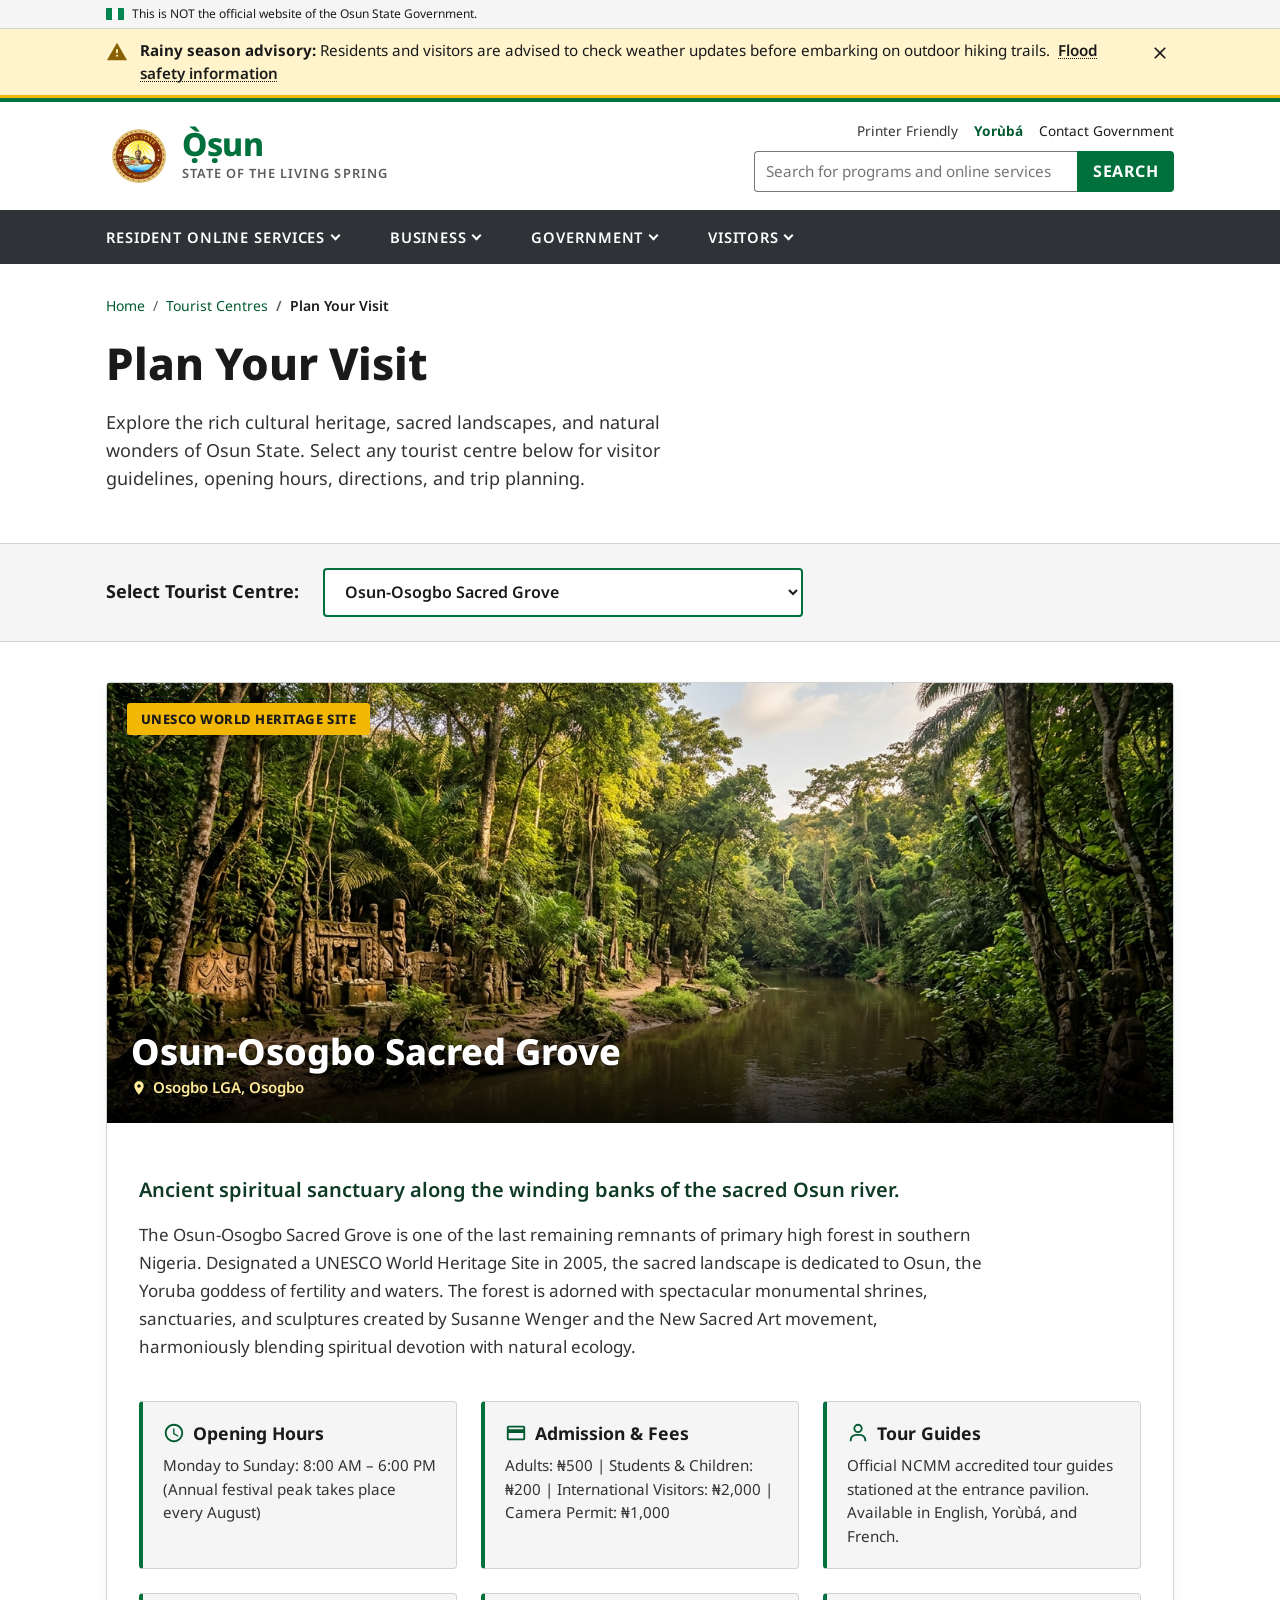
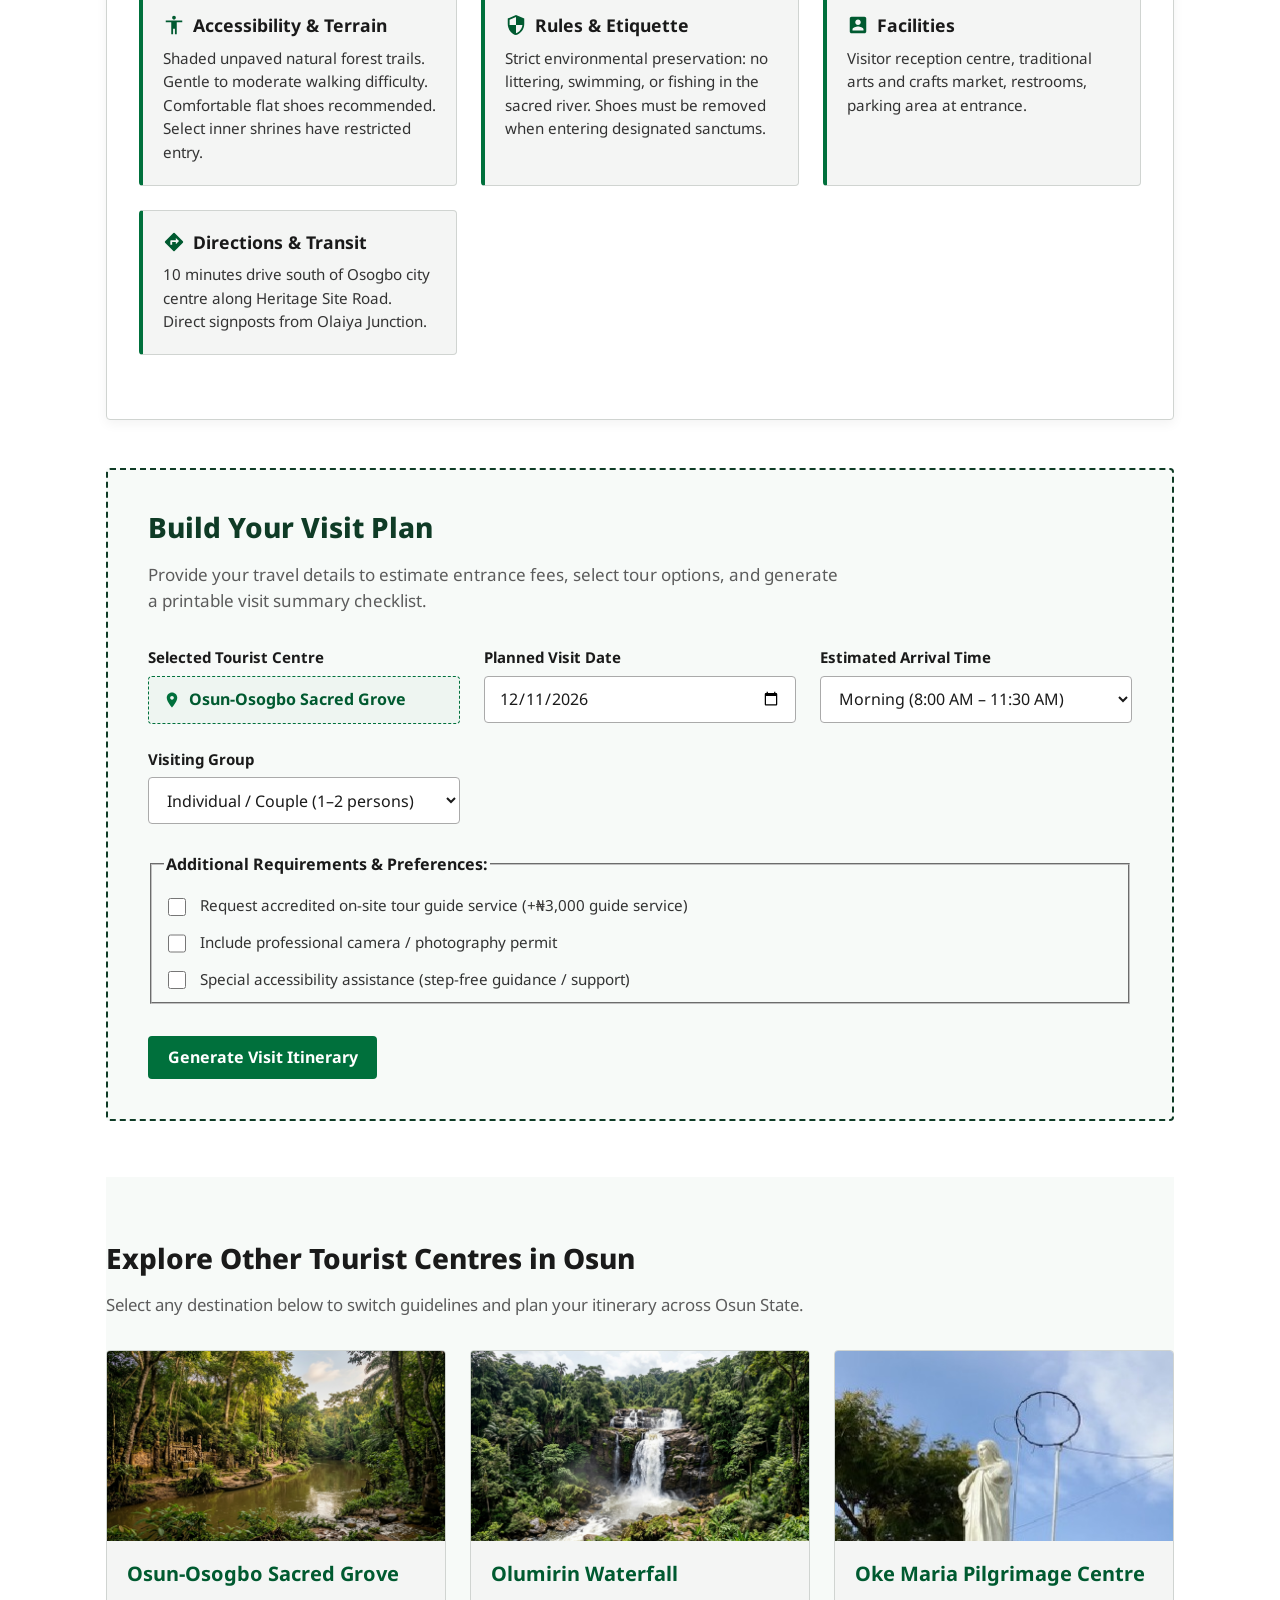
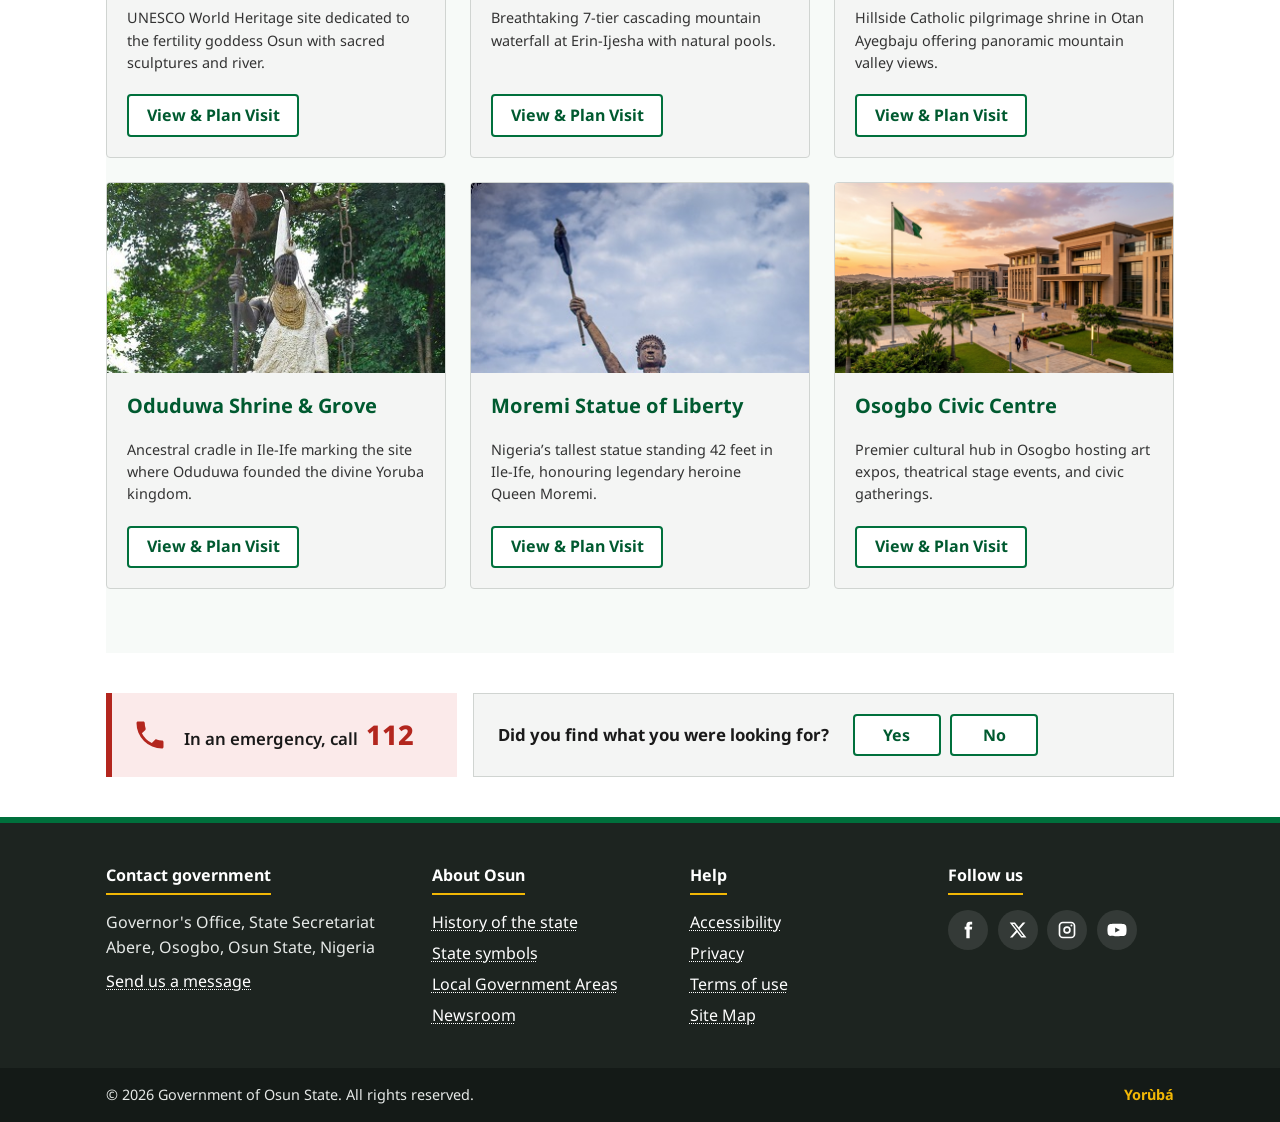
<file: tourism/plan-your-visit.html>
<!DOCTYPE html>
<html lang="en">

<head>
  <meta charset="UTF-8">
  <meta name="viewport" content="width=device-width, initial-scale=1.0">
  <title data-i18n="plan.meta.title">Plan Your Visit | Government of Osun State</title>
  <meta name="description" data-i18n-attr="content:meta.description"
    content="Plan your visit to Osun State tourist centres: Osun-Osogbo Sacred Grove, Olumirin Waterfall, Oke Maria, Oduduwa Shrine, Moremi Statue, and Osogbo Civic Centre. Opening hours, entry fees, and trip guidance.">
  <meta name="theme-color" content="#00703c">
  <link rel="preconnect" href="https://fonts.googleapis.com">
  <link rel="preconnect" href="https://fonts.gstatic.com" crossorigin>
  <link href="https://fonts.googleapis.com/css2?family=Noto+Sans:wght@400;600;700;800&display=swap" rel="stylesheet">
  <link rel="stylesheet" href="../styles.css">
</head>

<body>
  <a class="skip-link" href="#main" data-i18n="a11y.skip">Skip to main content</a>

  <!-- ============ OFFICIAL TOP BAR ============ -->
  <div class="official-topbar" aria-label="Official government website" data-i18n-attr="aria-label:topbar.label">
    <div class="container official-topbar__inner">
      <svg class="official-topbar__flag" viewBox="0 0 24 16" width="18" height="12" aria-hidden="true"
        focusable="false">
        <rect width="8" height="16" fill="#008751" />
        <rect x="8" width="8" height="16" fill="#ffffff" />
        <rect x="16" width="8" height="16" fill="#008751" />
        <rect width="24" height="16" fill="none" stroke="rgba(0, 0, 0, 0.15)" stroke-width="1" />
      </svg>
      <span class="official-topbar__text" data-i18n="topbar.official">This is NOT the official website of the Osun State
        Government.</span>
    </div>
  </div>

  <!-- ============ ALERT BANNER ============ -->
  <div class="alert" id="site-alert" role="region" aria-labelledby="alert-title">
    <div class="container alert__inner">
      <svg class="alert__icon" viewBox="0 0 24 24" aria-hidden="true">
        <path d="M12 2 1 21h22L12 2zm1 15h-2v-2h2v2zm0-4h-2V9h2v4z" />
      </svg>
      <p class="alert__text">
        <strong id="alert-title" data-i18n="alert.title">Rainy season advisory:</strong>
        <span data-i18n="alert.body">Residents and visitors are advised to check weather updates before embarking on
          outdoor hiking trails.</span>
        <a href="#" data-i18n="alert.link">Flood safety information</a>
      </p>
      <button class="alert__close" type="button" data-i18n-attr="aria-label:alert.dismiss" aria-label="Dismiss alert">
        <svg viewBox="0 0 24 24" aria-hidden="true">
          <path d="M19 6.4 17.6 5 12 10.6 6.4 5 5 6.4 10.6 12 5 17.6 6.4 19 12 13.4 17.6 19 19 17.6 13.4 12z" />
        </svg>
      </button>
    </div>
  </div>

  <!-- ============ HEADER ============ -->
  <header class="site-header">
    <div class="container site-header__inner">
      <a class="brand" href="../index.html" data-i18n-attr="aria-label:brand.home"
        aria-label="Government of Osun State home">
        <img class="brand__emblem" src="../assets/images/osun-logo.jpg" alt="Osun State Logo" width="64" height="64">
        <span class="brand__text">
          <span class="brand__name" data-i18n="brand.name">Ọ̀ṣun</span>
          <span class="brand__tagline" data-i18n="brand.tagline">State of the Living Spring</span>
        </span>
      </a>

      <div class="site-header__tools">
        <ul class="utility-nav" aria-label="Utility" data-i18n-attr="aria-label:utility.label">
          <li><button type="button" class="link-button" id="print-btn" data-i18n="utility.print">Printer
              Friendly</button></li>
          <li><button type="button" class="link-button lang-toggle" lang="yo" data-lang-toggle>Yorùbá</button></li>
          <li><a href="#contact" data-i18n="utility.contact">Contact Government</a></li>
        </ul>

        <form class="search" role="search" id="search-form" action="#" autocomplete="off">
          <label class="visually-hidden" for="search-input" data-i18n="search.label">Search osunstate.gov.ng</label>
          <input class="search__input" id="search-input" type="search" name="q"
            placeholder="Search for programs and online services" data-i18n-attr="placeholder:search.placeholder"
            aria-controls="search-suggestions" aria-autocomplete="list" aria-expanded="false">
          <button class="search__button" type="submit" data-i18n="search.button">Search</button>
          <ul class="search__suggestions" id="search-suggestions" role="listbox" hidden></ul>
        </form>
      </div>

      <button class="menu-toggle" type="button" aria-expanded="false" aria-controls="primary-nav">
        <span class="menu-toggle__bars" aria-hidden="true"></span>
        <span data-i18n="nav.menu">Menu</span>
      </button>
    </div>

    <!-- ============ PRIMARY NAV ============ -->
    <nav class="primary-nav" id="primary-nav" aria-label="Main" data-i18n-attr="aria-label:nav.label">
      <ul class="container primary-nav__list">
        <li class="primary-nav__item">
          <button class="primary-nav__trigger" type="button" aria-expanded="false" aria-controls="mega-residents"
            data-i18n="nav.residents">Resident Online Services</button>
          <div class="mega" id="mega-residents" hidden>
            <div class="container mega__grid">
              <div>
                <h2 class="mega__heading" data-i18n="mega.health">Health</h2>
                <ul>
                  <li><a href="#" data-i18n="mega.health.1">Osun Health Insurance Scheme (OHIS)</a></li>
                  <li><a href="#" data-i18n="mega.health.2">Hospitals and primary health centres</a></li>
                  <li><a href="#" data-i18n="mega.health.3">Immunisation</a></li>
                </ul>
              </div>
              <div>
                <h2 class="mega__heading" data-i18n="mega.education">Education</h2>
                <ul>
                  <li><a href="#" data-i18n="mega.education.1">Public schools</a></li>
                  <li><a href="#" data-i18n="mega.education.2">Scholarships and bursaries</a></li>
                  <li><a href="#" data-i18n="mega.education.3">Tertiary institutions</a></li>
                </ul>
              </div>
              <div>
                <h2 class="mega__heading" data-i18n="mega.land">Land and housing</h2>
                <ul>
                  <li><a href="#" data-i18n="mega.land.1">Certificate of Occupancy</a></li>
                  <li><a href="#" data-i18n="mega.land.2">Land search and GIS</a></li>
                  <li><a href="#" data-i18n="mega.land.3">Building permits</a></li>
                </ul>
              </div>
              <div>
                <h2 class="mega__heading" data-i18n="mega.records">Records and identity</h2>
                <ul>
                  <li><a href="../records/register-a-birth.html" data-i18n="mega.records.1">Birth and death registration</a></li>
                  <li><a href="#" data-i18n="mega.records.2">Certificate of state of origin</a></li>
                  <li><a href="#" data-i18n="mega.records.3">Driver and vehicle licensing</a></li>
                </ul>
              </div>
            </div>
          </div>
        </li>
        <li class="primary-nav__item">
          <button class="primary-nav__trigger" type="button" aria-expanded="false" aria-controls="mega-business"
            data-i18n="nav.business">Business</button>
          <div class="mega" id="mega-business" hidden>
            <div class="container mega__grid">
              <div>
                <h2 class="mega__heading" data-i18n="mega.start">Start and grow</h2>
                <ul>
                  <li><a href="#" data-i18n="mega.start.1">Starting a business</a></li>
                  <li><a href="#" data-i18n="mega.start.2">Registration and permits</a></li>
                  <li><a href="#" data-i18n="mega.start.3">Support for small businesses</a></li>
                </ul>
              </div>
              <div>
                <h2 class="mega__heading" data-i18n="mega.invest">Invest in Osun</h2>
                <ul>
                  <li><a href="#" data-i18n="mega.invest.1">Investment opportunities</a></li>
                  <li><a href="#" data-i18n="mega.invest.2">Agriculture and agribusiness</a></li>
                  <li><a href="#" data-i18n="mega.invest.3">Solid minerals</a></li>
                </ul>
              </div>
              <div>
                <h2 class="mega__heading" data-i18n="mega.tax">Taxes and procurement</h2>
                <ul>
                  <li><a href="../taxes/pay-your-taxes.html" data-i18n="mega.tax.1">Pay taxes online (OSIRS)</a></li>
                  <li><a href="../taxes/calculate-personal-income-tax.html" data-i18n="mega.tax.calc">Calculate personal income tax</a></li>
                  <li><a href="#" data-i18n="mega.tax.2">Tax clearance certificate</a></li>
                  <li><a href="#" data-i18n="mega.tax.3">Tenders and contracts</a></li>
                </ul>
              </div>
            </div>
          </div>
        </li>
        <li class="primary-nav__item">
          <button class="primary-nav__trigger" type="button" aria-expanded="false" aria-controls="mega-government"
            data-i18n="nav.government">Government</button>
          <div class="mega" id="mega-government" hidden>
            <div class="container mega__grid">
              <div>
                <h2 class="mega__heading" data-i18n="mega.exec">Executive</h2>
                <ul>
                  <li><a href="#" data-i18n="mega.exec.1">Office of the Governor</a></li>
                  <li><a href="#" data-i18n="mega.exec.2">Office of the Deputy Governor</a></li>
                  <li><a href="#" data-i18n="mega.exec.3">State Executive Council</a></li>
                </ul>
              </div>
              <div>
                <h2 class="mega__heading" data-i18n="mega.arms">Legislature and judiciary</h2>
                <ul>
                  <li><a href="#" data-i18n="mega.arms.1">Osun State House of Assembly</a></li>
                  <li><a href="#" data-i18n="mega.arms.2">State Judiciary</a></li>
                  <li><a href="../laws/laws-and-gazettes.html" data-i18n="mega.arms.3">Laws and gazettes</a></li>
                </ul>
              </div>
              <div>
                <h2 class="mega__heading" data-i18n="mega.orgs">Organisations</h2>
                <ul>
                  <li><a href="#" data-i18n="mega.orgs.1">Ministries, departments and agencies</a></li>
                  <li><a href="../lgas/local-government-areas.html" data-i18n="mega.orgs.2">Local Government Areas</a></li>
                  <li><a href="#" data-i18n="mega.orgs.3">Budget and open data</a></li>
                  <li><a href="../jobs/jobs.html" data-i18n="mega.orgs.jobs">Jobs and careers</a></li>
                </ul>
              </div>
            </div>
          </div>
        </li>
        <li class="primary-nav__item">
          <button class="primary-nav__trigger" type="button" aria-expanded="false" aria-controls="mega-visitors"
            data-i18n="nav.visitors">Visitors</button>
          <div class="mega" id="mega-visitors" hidden>
            <div class="container mega__grid">
              <div>
                <h2 class="mega__heading" data-i18n="mega.see">Places to see</h2>
                <ul>
                  <li><a href="tourist.html" data-i18n="mega.see.tourist">Tourist Centres</a></li>
                  <li><a href="plan-your-visit.html?site=osun-sacred-grove">Osun-Osogbo Sacred Grove</a></li>
                  <li><a href="plan-your-visit.html?site=olumirin-waterfall">Olumirin Waterfall, Erin-Ijesha</a></li>
                  <li><a href="plan-your-visit.html?site=oduduwa-shrine">Ile-Ife, cradle of the Yoruba</a></li>
                </ul>
              </div>
              <div>
                <h2 class="mega__heading" data-i18n="mega.events">Culture and events</h2>
                <ul>
                  <li><a href="#" data-i18n="mega.events.1">Osun-Osogbo Festival</a></li>
                  <li><a href="#" data-i18n="mega.events.2">Festivals calendar</a></li>
                  <li><a href="#" data-i18n="mega.events.3">Museums and arts</a></li>
                </ul>
              </div>
              <div>
                <h2 class="mega__heading" data-i18n="mega.plan">Plan your trip</h2>
                <ul>
                  <li><a href="plan-your-visit.html" data-i18n="plan.cta">Plan your visit</a></li>
                  <li><a href="#" data-i18n="mega.plan.1">Getting to Osun</a></li>
                  <li><a href="#" data-i18n="mega.plan.2">Hotels and accommodation</a></li>
                  <li><a href="#" data-i18n="mega.plan.3">Maps</a></li>
                </ul>
              </div>
            </div>
          </div>
        </li>
      </ul>
    </nav>
  </header>

  <!-- ============ MAIN CONTENT ============ -->
  <main id="main" tabindex="-1">
    <div id="plan-your-visit" data-plan-page>
      <!-- Page Header with Breadcrumbs -->
      <div class="container page-header page-header--with-breadcrumb">
        <nav class="breadcrumb-nav" aria-label="Breadcrumb">
          <ol class="breadcrumbs">
            <li><a href="../index.html">Home</a></li>
            <li><a href="tourist.html">Tourist Centres</a></li>
            <li aria-current="page"><span data-i18n="plan.title">Plan Your Visit</span></li>
          </ol>
        </nav>
        <h1 class="page-title" data-i18n="plan.title">Plan Your Visit</h1>
        <p class="page-lead" data-i18n="plan.lead">Explore the rich cultural heritage, sacred landscapes, and natural
          wonders of Osun State. Select any tourist centre below for visitor guidelines, opening hours, directions, and
          trip planning.</p>
      </div>

      <!-- ============ TOURIST CENTRE SELECTOR ============ -->
      <section class="plan-selector-section" aria-labelledby="selector-heading">
        <div class="container">
          <div class="plan-selector-header">
            <label class="plan-selector-title" id="selector-heading" for="plan-site-select"
              data-i18n="plan.select.label">Select Tourist Centre:</label>
            <div class="plan-dropdown-wrap">
              <select id="plan-site-select" class="plan-dropdown" aria-controls="centre-showcase">
                <option value="osun-sacred-grove">Osun-Osogbo Sacred Grove</option>
                <option value="olumirin-waterfall">Olumirin Waterfall, Erin-Ijesha</option>
                <option value="oke-maria">Oke Maria Pilgrimage Centre</option>
                <option value="oduduwa-shrine">Oduduwa Shrine & Grove</option>
                <option value="moremi-statue">Moremi Statue of Liberty</option>
                <option value="civic-centre">Osogbo Civic Centre</option>
              </select>
            </div>
          </div>
        </div>
      </section>

      <!-- Accessible screen-reader status update -->
      <div id="plan-status-live" class="visually-hidden" role="status" aria-live="polite"></div>

      <!-- ============ SHOWCASE SECTION ============ -->
      <div class="container" id="centre-showcase">
        <article class="showcase-card">
          <!-- Hero Banner -->
          <div class="showcase-banner">
            <img id="site-hero-img" src="../assets/images/osun-sacred-grove.jpg" alt="Osun-Osogbo Sacred Grove"
              loading="eager">
            <span class="showcase-badge" id="site-badge">UNESCO World Heritage Site</span>
            <div class="showcase-meta-bar">
              <h2 id="site-name">Osun-Osogbo Sacred Grove</h2>
              <span class="showcase-location">
                <svg viewBox="0 0 24 24" width="16" height="16" aria-hidden="true">
                  <path
                    d="M12 2C8.13 2 5 5.13 5 9c0 5.25 7 13 7 13s7-7.75 7-13c0-3.87-3.13-7-7-7zm0 9.5c-1.38 0-2.5-1.12-2.5-2.5s1.12-2.5 2.5-2.5 2.5 1.12 2.5 2.5-1.12 2.5-2.5 2.5z" />
                </svg>
                <span id="site-location">Osogbo LGA, Osogbo</span>
              </span>
            </div>
          </div>

          <!-- Body Description -->
          <div class="showcase-body">
            <p class="showcase-lead" id="site-tagline">Ancient spiritual sanctuary along the winding banks of the sacred
              Osun river.</p>
            <p class="showcase-overview" id="site-overview">The Osun-Osogbo Sacred Grove is one of the last remaining
              remnants of primary high forest in southern Nigeria. Designated a UNESCO World Heritage Site in 2005, the
              sacred landscape is dedicated to Osun, the Yoruba goddess of fertility and waters.</p>

            <!-- Visitor Details Matrix -->
            <div class="details-grid">
              <!-- Hours -->
              <div class="info-card">
                <div class="info-card__header">
                  <svg class="info-card__icon" viewBox="0 0 24 24" aria-hidden="true">
                    <path
                      d="M11.99 2C6.47 2 2 6.48 2 12s4.47 10 9.99 10C17.52 22 22 17.52 22 12S17.52 2 11.99 2zM12 20c-4.42 0-8-3.58-8-8s3.58-8 8-8 8 3.58 8 8-3.58 8-8 8zm.5-13H11v6l5.25 3.15.75-1.23-4.5-2.67z" />
                  </svg>
                  <h3 data-i18n="plan.hours">Opening Hours</h3>
                </div>
                <p id="site-hours">Monday to Sunday: 8:00 AM – 6:00 PM (Annual festival peak takes place every August)
                </p>
              </div>

              <!-- Admission -->
              <div class="info-card">
                <div class="info-card__header">
                  <svg class="info-card__icon" viewBox="0 0 24 24" aria-hidden="true">
                    <path
                      d="M20 4H4c-1.11 0-1.99.89-1.99 2L2 18c0 1.11.89 2 2 2h16c1.11 0 2-.89 2-2V6c0-1.11-.89-2-2-2zm0 14H4v-6h16v6zm0-10H4V6h16v2z" />
                  </svg>
                  <h3 data-i18n="plan.admission">Admission & Fees</h3>
                </div>
                <p id="site-admission">Adults: ₦500 | Students & Children: ₦200 | International Visitors: ₦2,000 |
                  Camera Permit: ₦1,000</p>
              </div>

              <!-- Guided Tours -->
              <div class="info-card">
                <div class="info-card__header">
                  <svg class="info-card__icon" viewBox="0 0 24 24" aria-hidden="true">
                    <path
                      d="M12 2a5 5 0 1 0 5 5 5 5 0 0 0-5-5zm0 8a3 3 0 1 1 3-3 3 3 0 0 1-3 3zm9 11v-1a7 7 0 0 0-7-7h-4a7 7 0 0 0-7 7v1h2v-1a5 5 0 0 1 5-5h4a5 5 0 0 1 5 5v1z" />
                  </svg>
                  <h3 data-i18n="plan.guides">Tour Guides</h3>
                </div>
                <p id="site-guides">Official NCMM accredited tour guides stationed at the entrance pavilion. Available
                  in English, Yorùbá, and French.</p>
              </div>

              <!-- Accessibility & Terrain -->
              <div class="info-card">
                <div class="info-card__header">
                  <svg class="info-card__icon" viewBox="0 0 24 24" aria-hidden="true">
                    <path d="M12 2c1.1 0 2 .9 2 2s-.9 2-2 2-2-.9-2-2 .9-2 2-2zm9 7h-6v13h-2v-6h-2v6H9V9H3V7h18v2z" />
                  </svg>
                  <h3 data-i18n="plan.accessibility">Accessibility & Terrain</h3>
                </div>
                <p id="site-access">Shaded unpaved natural forest trails. Gentle to moderate walking difficulty.
                  Comfortable flat shoes recommended.</p>
              </div>

              <!-- Visitor Rules -->
              <div class="info-card">
                <div class="info-card__header">
                  <svg class="info-card__icon" viewBox="0 0 24 24" aria-hidden="true">
                    <path
                      d="M12 1L3 5v6c0 5.55 3.84 10.74 9 12 5.16-1.26 9-6.45 9-12V5l-9-4zm0 10.99h7c-.53 4.12-3.28 7.79-7 8.94V12H5V6.3l7-3.11v8.8z" />
                  </svg>
                  <h3 data-i18n="plan.rules">Rules & Etiquette</h3>
                </div>
                <p id="site-rules">Strict environmental preservation: no littering, swimming, or fishing in the sacred
                  river. Shoes must be removed when entering designated sanctums.</p>
              </div>

              <!-- Facilities -->
              <div class="info-card">
                <div class="info-card__header">
                  <svg class="info-card__icon" viewBox="0 0 24 24" aria-hidden="true">
                    <path
                      d="M19 3H5c-1.1 0-2 .9-2 2v14c0 1.1.9 2 2 2h14c1.1 0 2-.9 2-2V5c0-1.1-.9-2-2-2zm-7 3c1.66 0 3 1.34 3 3s-1.34 3-3 3-3-1.34-3-3 1.34-3 3-3zm6 12H6v-1.4c0-2 4-3.1 6-3.1s6 1.1 6 3.1V18z" />
                  </svg>
                  <h3 data-i18n="plan.facilities">Facilities</h3>
                </div>
                <p id="site-facilities">Visitor reception centre, traditional arts and crafts market, restrooms, parking
                  area at entrance.</p>
              </div>

              <!-- Directions -->
              <div class="info-card">
                <div class="info-card__header">
                  <svg class="info-card__icon" viewBox="0 0 24 24" aria-hidden="true">
                    <path
                      d="M21.71 11.29l-9-9a.996.996 0 0 0-1.41 0l-9 9a.996.996 0 0 0 0 1.41l9 9c.39.39 1.02.39 1.41 0l9-9a.996.996 0 0 0 0-1.41zM14 14.5V12h-4v3H8v-4c0-.55.45-1 1-1h5V7.5l3.5 3.5-3.5 3.5z" />
                  </svg>
                  <h3 data-i18n="plan.directions">Directions & Transit</h3>
                </div>
                <p id="site-directions">10 minutes drive south of Osogbo city centre along Heritage Site Road. Direct
                  signposts from Olaiya Junction.</p>
              </div>
            </div>
          </div>
        </article>

        <!-- ============ INTERACTIVE VISIT PLANNER TOOL ============ -->
        <section class="planner-section" aria-labelledby="planner-heading">
          <h2 class="planner-heading" id="planner-heading" data-i18n="plan.form.title">Build Your Visit Plan</h2>
          <p class="planner-lead" data-i18n="plan.form.desc">Provide your travel details to estimate entrance fees,
            select tour options, and generate a printable visit summary checklist.</p>

          <form id="visit-planner-form">
            <div class="planner-form-grid">
              <!-- Selected Destination -->
              <div class="form-field">
                <label for="planner-site-display" data-i18n="plan.form.site">Selected Tourist Centre</label>
                <div id="planner-site-name" class="form-field-context">
                  <svg class="form-field-context__icon" viewBox="0 0 24 24" width="18" height="18" aria-hidden="true"
                    focusable="false">
                    <path
                      d="M12 2C8.13 2 5 5.13 5 9c0 5.25 7 13 7 13s7-7.75 7-13c0-3.87-3.13-7-7-7zm0 9.5c-1.38 0-2.5-1.12-2.5-2.5s1.12-2.5 2.5-2.5 2.5 1.12 2.5 2.5-1.12 2.5-2.5 2.5z" />
                  </svg>
                  <span id="planner-site-text">Osun-Osogbo Sacred Grove</span>
                </div>
              </div>

              <!-- Visit Date -->
              <div class="form-field">
                <label for="visit-date" data-i18n="plan.form.date">Planned Visit Date</label>
                <input type="date" id="visit-date" name="visit_date" required>
              </div>

              <!-- Arrival Time -->
              <div class="form-field">
                <label for="visit-time" data-i18n="plan.form.time">Estimated Arrival Time</label>
                <select id="visit-time" name="visit_time">
                  <option value="morning">Morning (8:00 AM – 11:30 AM)</option>
                  <option value="midday">Midday (11:30 AM – 2:30 PM)</option>
                  <option value="afternoon">Afternoon (2:30 PM – 5:30 PM)</option>
                </select>
              </div>

              <!-- Group Composition -->
              <div class="form-field">
                <label for="visit-party" data-i18n="plan.form.party">Visiting Group</label>
                <select id="visit-party" name="visit_party">
                  <option value="individual" data-i18n="plan.form.party.solo">Individual / Couple (1–2 persons)</option>
                  <option value="family" data-i18n="plan.form.party.family">Family (approx. 4 persons)</option>
                  <option value="group" data-i18n="plan.form.party.group">School / Educational Group (approx. 15
                    persons)</option>
                  <option value="tour" data-i18n="plan.form.party.tour">Large Tour Delegation (approx. 30 persons)
                  </option>
                </select>
              </div>
            </div>

            <!-- Optional Services -->
            <fieldset class="checkbox-group">
              <legend>Additional Requirements & Preferences:</legend>
              <div class="checkbox-list">
                <label class="checkbox-item">
                  <input type="checkbox" id="req-guide" name="req_guide">
                  <span data-i18n="plan.form.guide_req">Request accredited on-site tour guide service (+₦3,000 guide
                    service)</span>
                </label>
                <label class="checkbox-item">
                  <input type="checkbox" id="req-camera" name="req_camera">
                  <span data-i18n="plan.form.camera_req">Include professional camera / photography permit</span>
                </label>
                <label class="checkbox-item">
                  <input type="checkbox" id="req-access" name="req_access">
                  <span data-i18n="plan.form.access_req">Special accessibility assistance (step-free guidance /
                    support)</span>
                </label>
              </div>
            </fieldset>

            <div class="planner-cta-row">
              <button type="submit" class="btn btn--primary" data-i18n="plan.form.submit">Generate Visit
                Itinerary</button>
            </div>
          </form>
        </section>

        <!-- ============ EXPLORE OTHER SITES ============ -->
        <section class="other-sites-section" aria-labelledby="other-sites-heading">
          <h2 class="other-sites-heading" id="other-sites-heading" data-i18n="plan.other.title">Explore Other Tourist
            Centres in Osun</h2>
          <p class="other-sites-lead" data-i18n="plan.other.desc">Select any destination below to switch guidelines and
            plan your itinerary across Osun State.</p>

          <div class="other-sites-grid">
            <!-- Grove -->
            <article class="other-site-card" data-site-card="osun-sacred-grove">
              <img src="../assets/images/osun-sacred-grove.jpg" alt="Osun-Osogbo Sacred Grove" loading="lazy">
              <div class="other-site-card__content">
                <h3>Osun-Osogbo Sacred Grove</h3>
                <p>UNESCO World Heritage site dedicated to the fertility goddess Osun with sacred sculptures and river.
                </p>
                <button type="button" class="btn btn--outline btn--sm switch-btn"
                  data-switch-site="osun-sacred-grove">View & Plan Visit</button>
              </div>
            </article>

            <!-- Waterfall -->
            <article class="other-site-card" data-site-card="olumirin-waterfall">
              <img src="../assets/images/olumirin-waterfall.jpg" alt="Olumirin Waterfall" loading="lazy">
              <div class="other-site-card__content">
                <h3>Olumirin Waterfall</h3>
                <p>Breathtaking 7-tier cascading mountain waterfall at Erin-Ijesha with natural pools.</p>
                <button type="button" class="btn btn--outline btn--sm switch-btn"
                  data-switch-site="olumirin-waterfall">View & Plan Visit</button>
              </div>
            </article>

            <!-- Oke Maria -->
            <article class="other-site-card" data-site-card="oke-maria">
              <img src="../assets/images/oke-maria.jpg" alt="Oke Maria" loading="lazy">
              <div class="other-site-card__content">
                <h3>Oke Maria Pilgrimage Centre</h3>
                <p>Hillside Catholic pilgrimage shrine in Otan Ayegbaju offering panoramic mountain valley views.</p>
                <button type="button" class="btn btn--outline btn--sm switch-btn" data-switch-site="oke-maria">View &
                  Plan Visit</button>
              </div>
            </article>

            <!-- Oduduwa Shrine -->
            <article class="other-site-card" data-site-card="oduduwa-shrine">
              <img src="../assets/images/oduduwa-shrine-groove.jpg" alt="Oduduwa Shrine" loading="lazy">
              <div class="other-site-card__content">
                <h3>Oduduwa Shrine & Grove</h3>
                <p>Ancestral cradle in Ile-Ife marking the site where Oduduwa founded the divine Yoruba kingdom.</p>
                <button type="button" class="btn btn--outline btn--sm switch-btn" data-switch-site="oduduwa-shrine">View
                  & Plan Visit</button>
              </div>
            </article>

            <!-- Moremi Statue -->
            <article class="other-site-card" data-site-card="moremi-statue">
              <img src="../assets/images/moremi-statue.jpg" alt="Moremi Statue" loading="lazy">
              <div class="other-site-card__content">
                <h3>Moremi Statue of Liberty</h3>
                <p>Nigeria’s tallest statue standing 42 feet in Ile-Ife, honouring legendary heroine Queen Moremi.</p>
                <button type="button" class="btn btn--outline btn--sm switch-btn" data-switch-site="moremi-statue">View
                  & Plan Visit</button>
              </div>
            </article>

            <!-- Civic Centre -->
            <article class="other-site-card" data-site-card="civic-centre">
              <img src="../assets/images/civic-centre.jpg" alt="Osogbo Civic Centre" loading="lazy">
              <div class="other-site-card__content">
                <h3>Osogbo Civic Centre</h3>
                <p>Premier cultural hub in Osogbo hosting art expos, theatrical stage events, and civic gatherings.</p>
                <button type="button" class="btn btn--outline btn--sm switch-btn" data-switch-site="civic-centre">View &
                  Plan Visit</button>
              </div>
            </article>
          </div>
        </section>
      </div>

      <!-- ============ EMERGENCY + FEEDBACK ============ -->
      <section class="container help-row">
        <div class="emergency" role="note">
          <svg viewBox="0 0 24 24" aria-hidden="true">
            <path
              d="M6.6 10.8a15.1 15.1 0 0 0 6.6 6.6l2.2-2.2c.3-.3.7-.4 1-.2 1.1.4 2.3.6 3.6.6.6 0 1 .4 1 1V20c0 .6-.4 1-1 1A17 17 0 0 1 3 4c0-.6.4-1 1-1h3.5c.6 0 1 .4 1 1 0 1.3.2 2.5.6 3.6.1.3 0 .7-.2 1z" />
          </svg>
          <p><span data-i18n="emergency.text">In an emergency, call</span> <a class="emergency__number"
              href="tel:112">112</a></p>
        </div>

        <div class="feedback" id="feedback">
          <div class="feedback__ask">
            <p class="feedback__q" id="feedback-q" data-i18n="feedback.q">Did you find what you were looking for?</p>
            <div class="feedback__buttons" role="group" aria-labelledby="feedback-q">
              <button type="button" class="btn btn--outline" data-feedback="yes" data-i18n="feedback.yes">Yes</button>
              <button type="button" class="btn btn--outline" data-feedback="no" data-i18n="feedback.no">No</button>
            </div>
          </div>
          <p class="feedback__thanks" role="status" hidden data-i18n="feedback.thanks">Thank you for your feedback.</p>
        </div>
      </section>
    </div>
  </main>

  <!-- ============ FOOTER ============ -->
  <footer class="site-footer" id="contact">
    <div class="container site-footer__grid">
      <div>
        <h2 class="site-footer__heading" data-i18n="footer.contact">Contact government</h2>
        <address>
          <span data-i18n="footer.address1">Governor's Office, State Secretariat</span><br>
          <span data-i18n="footer.address2">Abere, Osogbo, Osun State, Nigeria</span>
        </address>
        <a href="#" data-i18n="footer.message">Send us a message</a>
      </div>
      <div>
        <h2 class="site-footer__heading" data-i18n="footer.about">About Osun</h2>
        <ul>
          <li><a href="#" data-i18n="footer.about.1">History of the state</a></li>
          <li><a href="#" data-i18n="footer.about.2">State symbols</a></li>
          <li><a href="../lgas/local-government-areas.html" data-i18n="footer.about.3">Local Government Areas</a></li>
          <li><a href="#" data-i18n="footer.about.4">Newsroom</a></li>
        </ul>
      </div>
      <div>
        <h2 class="site-footer__heading" data-i18n="footer.help">Help</h2>
        <ul>
          <li><a href="#" data-i18n="footer.help.1">Accessibility</a></li>
          <li><a href="#" data-i18n="footer.help.2">Privacy</a></li>
          <li><a href="#" data-i18n="footer.help.3">Terms of use</a></li>
          <li><a href="#" data-i18n="utility.sitemap">Site Map</a></li>
        </ul>
      </div>
      <div>
        <h2 class="site-footer__heading" data-i18n="footer.follow">Follow us</h2>
        <ul class="social">
          <li><a href="#" aria-label="Facebook"><svg viewBox="0 0 24 24" aria-hidden="true">
                <path d="M14 8V6.5c0-.7.5-1 1-1h2V2h-3c-2.8 0-4 2-4 4.3V8H8v3.5h2V22h4V11.5h2.7L17 8z" />
              </svg></a></li>
          <li><a href="#" aria-label="X"><svg viewBox="0 0 24 24" aria-hidden="true">
                <path
                  d="M17.8 3h3.1l-6.8 7.7 8 10.3h-6.2l-4.9-6.3L5.4 21H2.3l7.3-8.3L2 3h6.4l4.4 5.8zm-1.1 16.2h1.7L7.4 4.7H5.6z" />
              </svg></a></li>
          <li><a href="#" aria-label="Instagram"><svg viewBox="0 0 24 24" aria-hidden="true">
                <path
                  d="M7 2h10a5 5 0 0 1 5 5v10a5 5 0 0 1-5 5H7a5 5 0 0 1-5-5V7a5 5 0 0 1 5-5zm0 2a3 3 0 0 0-3 3v10a3 3 0 0 0 3 3h10a3 3 0 0 0 3-3V7a3 3 0 0 0-3-3zm5 3.5a4.5 4.5 0 1 1 0 9 4.5 4.5 0 0 1 0-9zm0 2a2.5 2.5 0 1 0 0 5 2.5 2.5 0 0 0 0-5zM17.3 5.5a1.2 1.2 0 1 1 0 2.4 1.2 1.2 0 0 1 0-2.4z" />
              </svg></a></li>
          <li><a href="#" aria-label="YouTube"><svg viewBox="0 0 24 24" aria-hidden="true">
                <path
                  d="M23 7.2a3 3 0 0 0-2.1-2.1C19 4.6 12 4.6 12 4.6s-7 0-8.9.5A3 3 0 0 0 1 7.2 31 31 0 0 0 .5 12a31 31 0 0 0 .5 4.8 3 3 0 0 0 2.1 2.1c1.9.5 8.9.5 8.9.5s7 0 8.9-.5a3 3 0 0 0 2.1-2.1 31 31 0 0 0 .5-4.8 31 31 0 0 0-.5-4.8zM9.8 15V9l5.7 3z" />
              </svg></a></li>
        </ul>
      </div>
    </div>
    <div class="site-footer__bottom">
      <div class="container site-footer__bottom-inner">
        <p>&copy; <span id="year">2026</span> <span data-i18n="footer.copyright">Government of Osun State. All rights
            reserved.</span></p>
        <button type="button" class="link-button lang-toggle" lang="yo" data-lang-toggle>Yorùbá</button>
      </div>
    </div>
  </footer>

  <!-- Generated Itinerary Modal -->
  <dialog id="itinerary-modal" class="itinerary-modal" aria-labelledby="itinerary-modal-title">
    <button type="button" class="itinerary-modal__close" data-close-itinerary aria-label="Close">&times;</button>
    <div id="itinerary-summary" class="summary-card"></div>
  </dialog>

  <script type="module" src="../scripts/index.js"></script>
</body>

</html>
</file>
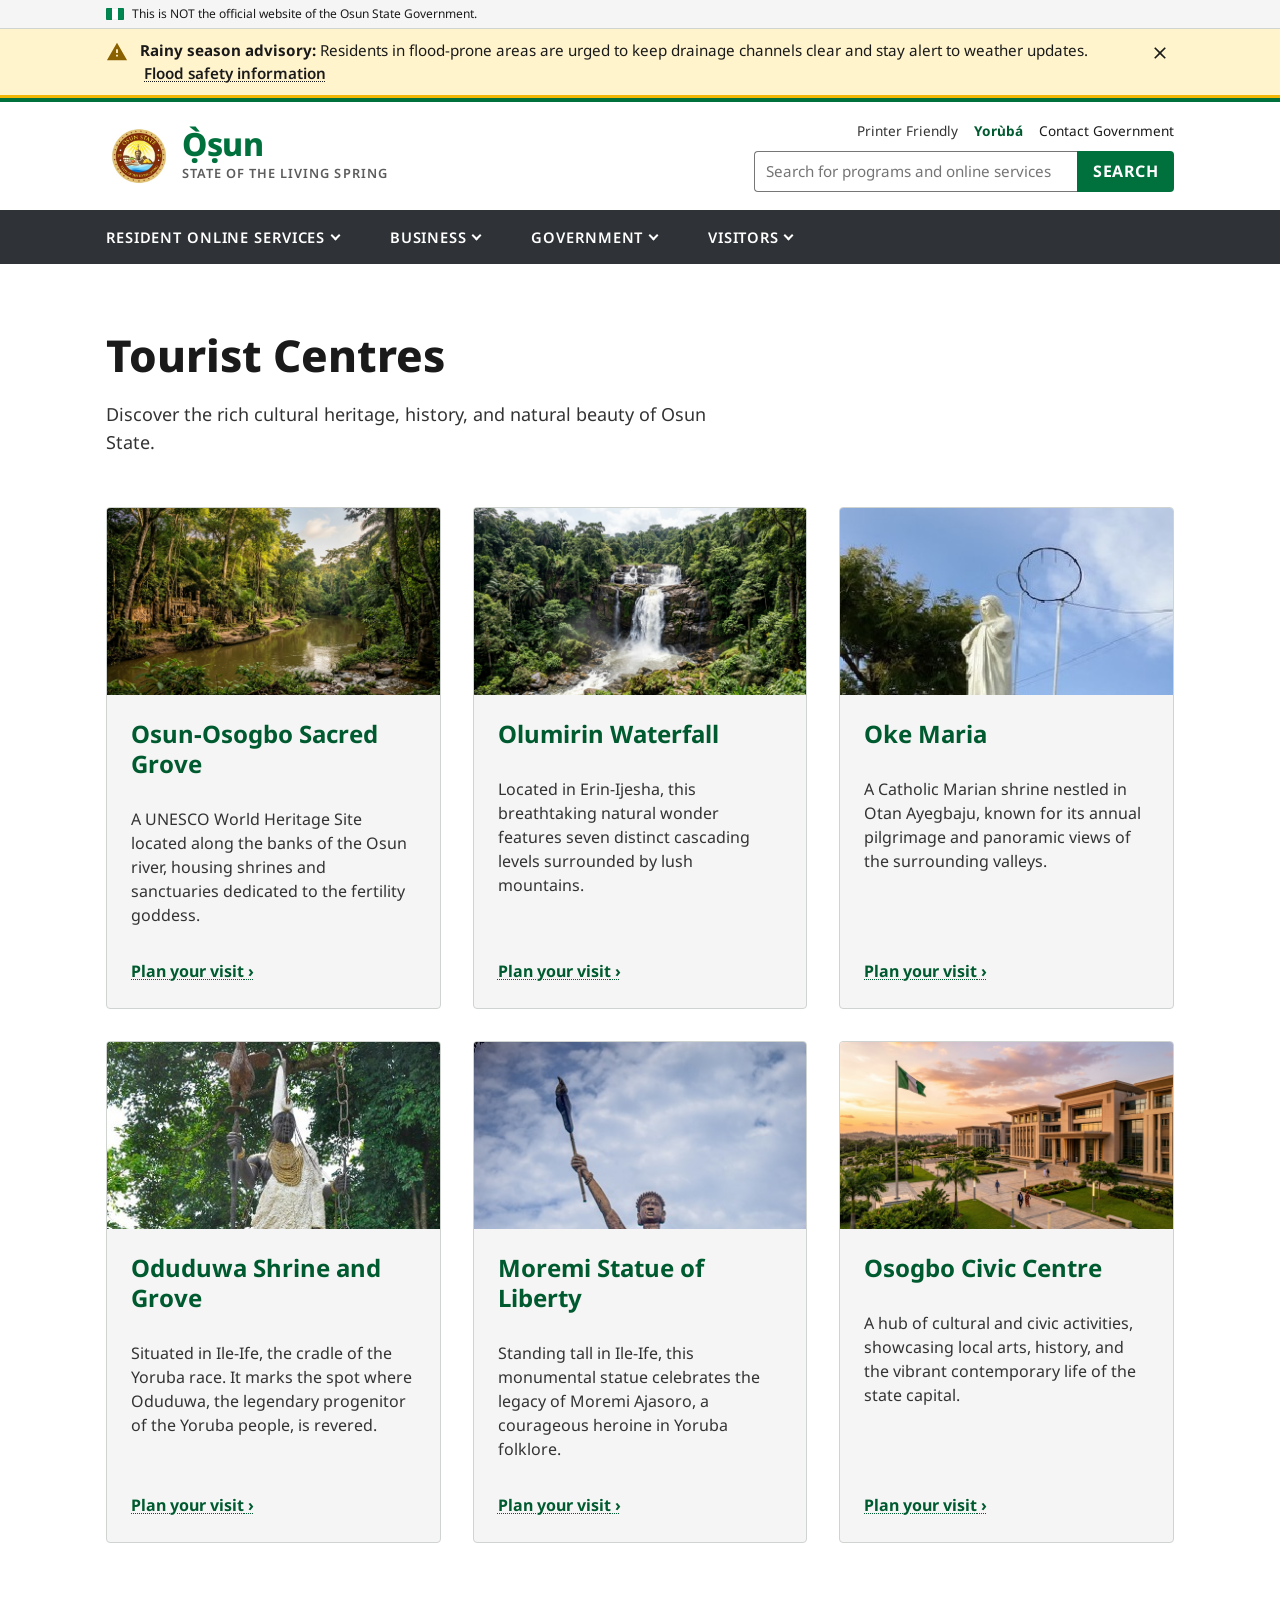
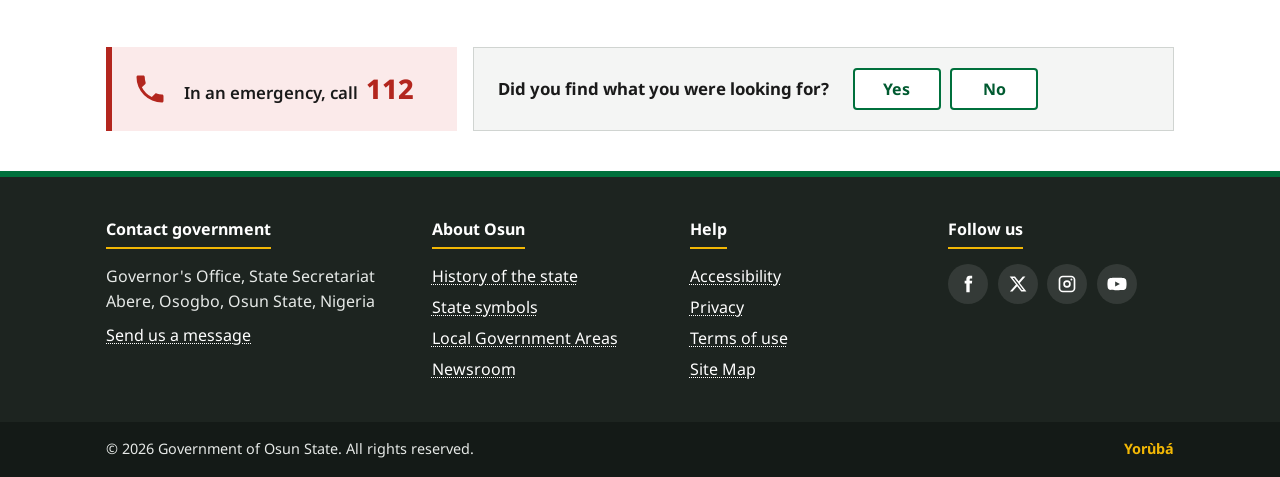
<file: tourism/tourist.html>
<!DOCTYPE html>
<html lang="en">

<head>
  <meta charset="UTF-8">
  <meta name="viewport" content="width=device-width, initial-scale=1.0">
  <title data-i18n="meta.title">Government of Osun State | State of the Living Spring</title>
  <meta name="description" data-i18n-attr="content:meta.description"
    content="Official website of the Government of Osun State, Nigeria. Find programs, online services, news and information for residents, businesses and visitors.">
  <meta name="theme-color" content="#00703c">
  <link rel="preconnect" href="https://fonts.googleapis.com">
  <link rel="preconnect" href="https://fonts.gstatic.com" crossorigin>
  <link href="https://fonts.googleapis.com/css2?family=Noto+Sans:wght@400;600;700;800&display=swap" rel="stylesheet">
  <link rel="stylesheet" href="../styles.css">
</head>

<body>
  <a class="skip-link" href="#main" data-i18n="a11y.skip">Skip to main content</a>

  <!-- ============ OFFICIAL TOP BAR ============ -->
  <div class="official-topbar" aria-label="Official government website" data-i18n-attr="aria-label:topbar.label">
    <div class="container official-topbar__inner">
      <svg class="official-topbar__flag" viewBox="0 0 24 16" width="18" height="12" aria-hidden="true"
        focusable="false">
        <rect width="8" height="16" fill="#008751" />
        <rect x="8" width="8" height="16" fill="#ffffff" />
        <rect x="16" width="8" height="16" fill="#008751" />
        <rect width="24" height="16" fill="none" stroke="rgba(0, 0, 0, 0.15)" stroke-width="1" />
      </svg>
      <span class="official-topbar__text" data-i18n="topbar.official">This is the official website of the Osun State
        Government.</span>
    </div>
  </div>

  <!-- ============ ALERT BANNER ============ -->
  <div class="alert" id="site-alert" role="region" aria-labelledby="alert-title">
    <div class="container alert__inner">
      <svg class="alert__icon" viewBox="0 0 24 24" aria-hidden="true">
        <path d="M12 2 1 21h22L12 2zm1 15h-2v-2h2v2zm0-4h-2V9h2v4z" />
      </svg>
      <p class="alert__text">
        <strong id="alert-title" data-i18n="alert.title">Rainy season advisory:</strong>
        <span data-i18n="alert.body">Residents in flood-prone areas are urged to keep drainage channels clear and stay
          alert to weather updates.</span>
        <a href="#" data-i18n="alert.link">Flood safety information</a>
      </p>
      <button class="alert__close" type="button" data-i18n-attr="aria-label:alert.dismiss" aria-label="Dismiss alert">
        <svg viewBox="0 0 24 24" aria-hidden="true">
          <path d="M19 6.4 17.6 5 12 10.6 6.4 5 5 6.4 10.6 12 5 17.6 6.4 19 12 13.4 17.6 19 19 17.6 13.4 12z" />
        </svg>
      </button>
    </div>
  </div>

  <!-- ============ HEADER ============ -->
  <header class="site-header">
    <div class="container site-header__inner">
      <a class="brand" href="../index.html" data-i18n-attr="aria-label:brand.home"
        aria-label="Government of Osun State home">
        <img class="brand__emblem" src="../assets/images/osun-logo.jpg" alt="Osun State Logo" width="64" height="64">
        <span class="brand__text">
          <span class="brand__name" data-i18n="brand.name">Ọ̀ṣun</span>
          <span class="brand__tagline" data-i18n="brand.tagline">State of the Living Spring</span>
        </span>
      </a>

      <div class="site-header__tools">
        <ul class="utility-nav" aria-label="Utility" data-i18n-attr="aria-label:utility.label">
          <li><button type="button" class="link-button" id="print-btn" data-i18n="utility.print">Printer
              Friendly</button></li>
          <li><button type="button" class="link-button lang-toggle" lang="yo" data-lang-toggle>Yorùbá</button></li>

          <li><a href="#contact" data-i18n="utility.contact">Contact Government</a></li>
        </ul>

        <form class="search" role="search" id="search-form" action="#" autocomplete="off">
          <label class="visually-hidden" for="search-input" data-i18n="search.label">Search osunstate.gov.ng</label>
          <input class="search__input" id="search-input" type="search" name="q"
            placeholder="Search for programs and online services" data-i18n-attr="placeholder:search.placeholder"
            aria-controls="search-suggestions" aria-autocomplete="list" aria-expanded="false">
          <button class="search__button" type="submit" data-i18n="search.button">Search</button>
          <ul class="search__suggestions" id="search-suggestions" role="listbox" hidden></ul>
        </form>
      </div>

      <button class="menu-toggle" type="button" aria-expanded="false" aria-controls="primary-nav">
        <span class="menu-toggle__bars" aria-hidden="true"></span>
        <span data-i18n="nav.menu">Menu</span>
      </button>
    </div>

    <!-- ============ PRIMARY NAV ============ -->
    <nav class="primary-nav" id="primary-nav" aria-label="Main" data-i18n-attr="aria-label:nav.label">
      <ul class="container primary-nav__list">
        <li class="primary-nav__item">
          <button class="primary-nav__trigger" type="button" aria-expanded="false" aria-controls="mega-residents"
            data-i18n="nav.residents">Resident Online Services</button>
          <div class="mega" id="mega-residents" hidden>
            <div class="container mega__grid">
              <div>
                <h2 class="mega__heading" data-i18n="mega.health">Health</h2>
                <ul>
                  <li><a href="#" data-i18n="mega.health.1">Osun Health Insurance Scheme (OHIS)</a></li>
                  <li><a href="#" data-i18n="mega.health.2">Hospitals and primary health centres</a></li>
                  <li><a href="#" data-i18n="mega.health.3">Immunisation</a></li>
                </ul>
              </div>
              <div>
                <h2 class="mega__heading" data-i18n="mega.education">Education</h2>
                <ul>
                  <li><a href="#" data-i18n="mega.education.1">Public schools</a></li>
                  <li><a href="#" data-i18n="mega.education.2">Scholarships and bursaries</a></li>
                  <li><a href="#" data-i18n="mega.education.3">Tertiary institutions</a></li>
                </ul>
              </div>
              <div>
                <h2 class="mega__heading" data-i18n="mega.land">Land and housing</h2>
                <ul>
                  <li><a href="#" data-i18n="mega.land.1">Certificate of Occupancy</a></li>
                  <li><a href="#" data-i18n="mega.land.2">Land search and GIS</a></li>
                  <li><a href="#" data-i18n="mega.land.3">Building permits</a></li>
                </ul>
              </div>
              <div>
                <h2 class="mega__heading" data-i18n="mega.records">Records and identity</h2>
                <ul>
                  <li><a href="../records/register-a-birth.html" data-i18n="mega.records.1">Birth and death registration</a></li>
                  <li><a href="#" data-i18n="mega.records.2">Certificate of state of origin</a></li>
                  <li><a href="#" data-i18n="mega.records.3">Driver and vehicle licensing</a></li>
                </ul>
              </div>
            </div>
          </div>
        </li>
        <li class="primary-nav__item">
          <button class="primary-nav__trigger" type="button" aria-expanded="false" aria-controls="mega-business"
            data-i18n="nav.business">Business</button>
          <div class="mega" id="mega-business" hidden>
            <div class="container mega__grid">
              <div>
                <h2 class="mega__heading" data-i18n="mega.start">Start and grow</h2>
                <ul>
                  <li><a href="#" data-i18n="mega.start.1">Starting a business</a></li>
                  <li><a href="#" data-i18n="mega.start.2">Registration and permits</a></li>
                  <li><a href="#" data-i18n="mega.start.3">Support for small businesses</a></li>
                </ul>
              </div>
              <div>
                <h2 class="mega__heading" data-i18n="mega.invest">Invest in Osun</h2>
                <ul>
                  <li><a href="#" data-i18n="mega.invest.1">Investment opportunities</a></li>
                  <li><a href="#" data-i18n="mega.invest.2">Agriculture and agribusiness</a></li>
                  <li><a href="#" data-i18n="mega.invest.3">Solid minerals</a></li>
                </ul>
              </div>
              <div>
                <h2 class="mega__heading" data-i18n="mega.tax">Taxes and procurement</h2>
                <ul>
                  <li><a href="../taxes/pay-your-taxes.html" data-i18n="mega.tax.1">Pay taxes online (OSIRS)</a></li>
                  <li><a href="../taxes/calculate-personal-income-tax.html" data-i18n="mega.tax.calc">Calculate personal income tax</a></li>
                  <li><a href="#" data-i18n="mega.tax.2">Tax clearance certificate</a></li>
                  <li><a href="#" data-i18n="mega.tax.3">Tenders and contracts</a></li>
                </ul>
              </div>
            </div>
          </div>
        </li>
        <li class="primary-nav__item">
          <button class="primary-nav__trigger" type="button" aria-expanded="false" aria-controls="mega-government"
            data-i18n="nav.government">Government</button>
          <div class="mega" id="mega-government" hidden>
            <div class="container mega__grid">
              <div>
                <h2 class="mega__heading" data-i18n="mega.exec">Executive</h2>
                <ul>
                  <li><a href="#" data-i18n="mega.exec.1">Office of the Governor</a></li>
                  <li><a href="#" data-i18n="mega.exec.2">Office of the Deputy Governor</a></li>
                  <li><a href="#" data-i18n="mega.exec.3">State Executive Council</a></li>
                </ul>
              </div>
              <div>
                <h2 class="mega__heading" data-i18n="mega.arms">Legislature and judiciary</h2>
                <ul>
                  <li><a href="#" data-i18n="mega.arms.1">Osun State House of Assembly</a></li>
                  <li><a href="#" data-i18n="mega.arms.2">State Judiciary</a></li>
                  <li><a href="../laws/laws-and-gazettes.html" data-i18n="mega.arms.3">Laws and gazettes</a></li>
                </ul>
              </div>
              <div>
                <h2 class="mega__heading" data-i18n="mega.orgs">Organisations</h2>
                <ul>
                  <li><a href="#" data-i18n="mega.orgs.1">Ministries, departments and agencies</a></li>
                  <li><a href="../lgas/local-government-areas.html" data-i18n="mega.orgs.2">Local Government Areas</a></li>
                  <li><a href="#" data-i18n="mega.orgs.3">Budget and open data</a></li>
                  <li><a href="../jobs/jobs.html" data-i18n="mega.orgs.jobs">Jobs and careers</a></li>
                </ul>
              </div>
            </div>
          </div>
        </li>
        <li class="primary-nav__item">
          <button class="primary-nav__trigger" type="button" aria-expanded="false" aria-controls="mega-visitors"
            data-i18n="nav.visitors">Visitors</button>
          <div class="mega" id="mega-visitors" hidden>
            <div class="container mega__grid">
              <div>
                <h2 class="mega__heading" data-i18n="mega.see">Places to see</h2>
                <ul>
                  <li><a href="tourist.html" data-i18n="mega.see.tourist">Tourist Centres</a></li>
                  <li><a href="plan-your-visit.html?site=osun-sacred-grove" data-i18n="mega.see.1">Osun-Osogbo Sacred
                      Grove</a></li>
                  <li><a href="plan-your-visit.html?site=olumirin-waterfall" data-i18n="mega.see.2">Olumirin Waterfall,
                      Erin-Ijesha</a></li>
                  <li><a href="plan-your-visit.html?site=oduduwa-shrine" data-i18n="mega.see.3">Ile-Ife, cradle of the
                      Yoruba</a></li>
                </ul>
              </div>
              <div>
                <h2 class="mega__heading" data-i18n="mega.events">Culture and events</h2>
                <ul>
                  <li><a href="#" data-i18n="mega.events.1">Osun-Osogbo Festival</a></li>
                  <li><a href="#" data-i18n="mega.events.2">Festivals calendar</a></li>
                  <li><a href="#" data-i18n="mega.events.3">Museums and arts</a></li>
                </ul>
              </div>
              <div>
                <h2 class="mega__heading" data-i18n="mega.plan">Plan your trip</h2>
                <ul>
                  <li><a href="plan-your-visit.html" data-i18n="plan.cta">Plan your visit</a></li>
                  <li><a href="#" data-i18n="mega.plan.1">Getting to Osun</a></li>
                  <li><a href="#" data-i18n="mega.plan.2">Hotels and accommodation</a></li>
                  <li><a href="#" data-i18n="mega.plan.3">Maps</a></li>
                </ul>
              </div>
            </div>
          </div>
        </li>
      </ul>
    </nav>
  </header>


  <main id="main" tabindex="-1">
    <div class="container page-header">
      <h1 class="page-title">Tourist Centres</h1>
      <p class="page-lead">Discover the rich cultural heritage, history, and natural beauty of Osun State.</p>
    </div>

    <section class="container tourist-grid">

      <article class="tourist-card">
        <img src="../assets/images/osun-sacred-grove.jpg" alt="Osun Sacred Grove" loading="lazy">
        <div class="tourist-card__content">
          <h2>Osun-Osogbo Sacred Grove</h2>
          <p>A UNESCO World Heritage Site located along the banks of the Osun river, housing shrines and sanctuaries
            dedicated to the fertility goddess.</p>
          <a class="more-link" href="plan-your-visit.html?site=osun-sacred-grove" data-i18n="tourist.cta">Plan your
            visit</a>
        </div>
      </article>

      <article class="tourist-card">
        <img src="../assets/images/olumirin-waterfall.jpg" alt="Olumirin Waterfall" loading="lazy">
        <div class="tourist-card__content">
          <h2>Olumirin Waterfall</h2>
          <p>Located in Erin-Ijesha, this breathtaking natural wonder features seven distinct cascading levels
            surrounded by lush mountains.</p>
          <a class="more-link" href="plan-your-visit.html?site=olumirin-waterfall" data-i18n="tourist.cta">Plan your
            visit</a>
        </div>
      </article>

      <article class="tourist-card">
        <img src="../assets/images/oke-maria.jpg" alt="Oke Maria" loading="lazy">
        <div class="tourist-card__content">
          <h2>Oke Maria</h2>
          <p>A Catholic Marian shrine nestled in Otan Ayegbaju, known for its annual pilgrimage and panoramic views of
            the surrounding valleys.</p>
          <a class="more-link" href="plan-your-visit.html?site=oke-maria" data-i18n="tourist.cta">Plan your visit</a>
        </div>
      </article>

      <article class="tourist-card">
        <img src="../assets/images/oduduwa-shrine-groove.jpg" alt="Oduduwa Shrine and Grove" loading="lazy">
        <div class="tourist-card__content">
          <h2>Oduduwa Shrine and Grove</h2>
          <p>Situated in Ile-Ife, the cradle of the Yoruba race. It marks the spot where Oduduwa, the legendary
            progenitor of the Yoruba people, is revered.</p>
          <a class="more-link" href="plan-your-visit.html?site=oduduwa-shrine" data-i18n="tourist.cta">Plan your
            visit</a>
        </div>
      </article>

      <article class="tourist-card">
        <img src="../assets/images/moremi-statue.jpg" alt="Moremi Statue of Liberty" loading="lazy">
        <div class="tourist-card__content">
          <h2>Moremi Statue of Liberty</h2>
          <p>Standing tall in Ile-Ife, this monumental statue celebrates the legacy of Moremi Ajasoro, a courageous
            heroine in Yoruba folklore.</p>
          <a class="more-link" href="plan-your-visit.html?site=moremi-statue" data-i18n="tourist.cta">Plan your
            visit</a>
        </div>
      </article>

      <article class="tourist-card">
        <img src="../assets/images/civic-centre.jpg" alt="Osogbo Civic Centre" loading="lazy">
        <div class="tourist-card__content">
          <h2>Osogbo Civic Centre</h2>
          <p>A hub of cultural and civic activities, showcasing local arts, history, and the vibrant contemporary life
            of the state capital.</p>
          <a class="more-link" href="plan-your-visit.html?site=civic-centre" data-i18n="tourist.cta">Plan your visit</a>
        </div>
      </article>

    </section>

    <!-- ============ EMERGENCY + FEEDBACK ============ -->
    <section class="container help-row">
      <div class="emergency" role="note">
        <svg viewBox="0 0 24 24" aria-hidden="true">
          <path
            d="M6.6 10.8a15.1 15.1 0 0 0 6.6 6.6l2.2-2.2c.3-.3.7-.4 1-.2 1.1.4 2.3.6 3.6.6.6 0 1 .4 1 1V20c0 .6-.4 1-1 1A17 17 0 0 1 3 4c0-.6.4-1 1-1h3.5c.6 0 1 .4 1 1 0 1.3.2 2.5.6 3.6.1.3 0 .7-.2 1z" />
        </svg>
        <p><span data-i18n="emergency.text">In an emergency, call</span> <a class="emergency__number"
            href="tel:112">112</a></p>
      </div>

      <div class="feedback" id="feedback">
        <div class="feedback__ask">
          <p class="feedback__q" id="feedback-q" data-i18n="feedback.q">Did you find what you were looking for?</p>
          <div class="feedback__buttons" role="group" aria-labelledby="feedback-q">
            <button type="button" class="btn btn--outline" data-feedback="yes" data-i18n="feedback.yes">Yes</button>
            <button type="button" class="btn btn--outline" data-feedback="no" data-i18n="feedback.no">No</button>
          </div>
        </div>
        <p class="feedback__thanks" role="status" hidden data-i18n="feedback.thanks">Thank you for your feedback.</p>
      </div>
    </section>
  </main>


  <!-- ============ FOOTER ============ -->
  <footer class="site-footer" id="contact">
    <div class="container site-footer__grid">
      <div>
        <h2 class="site-footer__heading" data-i18n="footer.contact">Contact government</h2>
        <address>
          <span data-i18n="footer.address1">Governor's Office, State Secretariat</span><br>
          <span data-i18n="footer.address2">Abere, Osogbo, Osun State, Nigeria</span>
        </address>
        <a href="#" data-i18n="footer.message">Send us a message</a>
      </div>
      <div>
        <h2 class="site-footer__heading" data-i18n="footer.about">About Osun</h2>
        <ul>
          <li><a href="#" data-i18n="footer.about.1">History of the state</a></li>
          <li><a href="#" data-i18n="footer.about.2">State symbols</a></li>
          <li><a href="../lgas/local-government-areas.html" data-i18n="footer.about.3">Local Government Areas</a></li>
          <li><a href="#" data-i18n="footer.about.4">Newsroom</a></li>
        </ul>
      </div>
      <div>
        <h2 class="site-footer__heading" data-i18n="footer.help">Help</h2>
        <ul>
          <li><a href="#" data-i18n="footer.help.1">Accessibility</a></li>
          <li><a href="#" data-i18n="footer.help.2">Privacy</a></li>
          <li><a href="#" data-i18n="footer.help.3">Terms of use</a></li>
          <li><a href="#" data-i18n="utility.sitemap">Site Map</a></li>
        </ul>
      </div>
      <div>
        <h2 class="site-footer__heading" data-i18n="footer.follow">Follow us</h2>
        <ul class="social">
          <li><a href="#" aria-label="Facebook"><svg viewBox="0 0 24 24" aria-hidden="true">
                <path d="M14 8V6.5c0-.7.5-1 1-1h2V2h-3c-2.8 0-4 2-4 4.3V8H8v3.5h2V22h4V11.5h2.7L17 8z" />
              </svg></a></li>
          <li><a href="#" aria-label="X"><svg viewBox="0 0 24 24" aria-hidden="true">
                <path
                  d="M17.8 3h3.1l-6.8 7.7 8 10.3h-6.2l-4.9-6.3L5.4 21H2.3l7.3-8.3L2 3h6.4l4.4 5.8zm-1.1 16.2h1.7L7.4 4.7H5.6z" />
              </svg></a></li>
          <li><a href="#" aria-label="Instagram"><svg viewBox="0 0 24 24" aria-hidden="true">
                <path
                  d="M7 2h10a5 5 0 0 1 5 5v10a5 5 0 0 1-5 5H7a5 5 0 0 1-5-5V7a5 5 0 0 1 5-5zm0 2a3 3 0 0 0-3 3v10a3 3 0 0 0 3 3h10a3 3 0 0 0 3-3V7a3 3 0 0 0-3-3zm5 3.5a4.5 4.5 0 1 1 0 9 4.5 4.5 0 0 1 0-9zm0 2a2.5 2.5 0 1 0 0 5 2.5 2.5 0 0 0 0-5zM17.3 5.5a1.2 1.2 0 1 1 0 2.4 1.2 1.2 0 0 1 0-2.4z" />
              </svg></a></li>
          <li><a href="#" aria-label="YouTube"><svg viewBox="0 0 24 24" aria-hidden="true">
                <path
                  d="M23 7.2a3 3 0 0 0-2.1-2.1C19 4.6 12 4.6 12 4.6s-7 0-8.9.5A3 3 0 0 0 1 7.2 31 31 0 0 0 .5 12a31 31 0 0 0 .5 4.8 3 3 0 0 0 2.1 2.1c1.9.5 8.9.5 8.9.5s7 0 8.9-.5a3 3 0 0 0 2.1-2.1 31 31 0 0 0 .5-4.8 31 31 0 0 0-.5-4.8zM9.8 15V9l5.7 3z" />
              </svg></a></li>
        </ul>
      </div>
    </div>
    <div class="site-footer__bottom">
      <div class="container site-footer__bottom-inner">
        <p>&copy; <span id="year">2026</span> <span data-i18n="footer.copyright">Government of Osun State. All rights
            reserved.</span></p>
        <button type="button" class="link-button lang-toggle" lang="yo" data-lang-toggle>Yorùbá</button>
      </div>
    </div>
  </footer>

  <script type="module" src="../scripts/index.js"></script>
</body>

</html>
</file>
<file: styles.css>
/* =========================================================
   Government of Osun State — Homepage styles
   Layout inspired by manitoba.ca, accessibility patterns by ontario.ca
   ========================================================= */

:root {
  --green: #00703c;
  --green-dark: #005a30;
  --green-deep: #0f3b26;
  --gold: #f2b705;
  --gold-soft: #fff4cc;
  --ink: #1a1a1a;
  --text: #333;
  --muted: #5c5c5c;
  --nav: #2f3337;
  --box: #e1e3e1;
  --panel: #f4f5f4;
  --line: #d0d4d1;
  --white: #fff;
  --radius: 4px;
  --container: 1100px;
  --font: 'Noto Sans', system-ui, -apple-system, Roboto, sans-serif;
}

*,
*::before,
*::after {
  box-sizing: border-box;
}

html {
  font-size: 16px;
  scroll-behavior: smooth;
}

body {
  margin: 0;
  font-family: var(--font);
  color: var(--text);
  background: var(--white);
  line-height: 1.55;
  -webkit-font-smoothing: antialiased;
}

img,
svg {
  display: block;
  max-width: 100%;
}

a {
  color: var(--green-dark);
  text-underline-offset: 2px;
  text-decoration: 1px underline dotted;
  cursor: pointer;
}
a:hover {
  color: var(--ink);
  text-decoration-style: solid;
}

h1,
h2,
h3 {
  color: var(--ink);
  line-height: 1.25;
  margin: 0;
}

ul,
ol {
  margin: 0;
  padding: 0;
  list-style: none;
}

button {
  font: inherit;
  cursor: pointer;
}

:focus-visible {
  outline: 3px solid var(--ink);
  outline-offset: 0;
  box-shadow: 0 0 0 6px var(--gold);
}

.container {
  width: 100%;
  max-width: var(--container);
  margin-inline: auto;
  padding-inline: 1rem;
}

.visually-hidden {
  position: absolute !important;
  width: 1px;
  height: 1px;
  padding: 0;
  margin: -1px;
  overflow: hidden;
  clip: rect(0 0 0 0);
  white-space: nowrap;
  border: 0;
}

.skip-link {
  position: absolute;
  left: 1rem;
  top: -100px;
  z-index: 1000;
  background: var(--gold);
  color: var(--ink);
  padding: 0.75rem 1rem;
  font-weight: 700;
  text-decoration: none;
}
.skip-link:focus {
  top: 1rem;
}

.link-button {
  background: none;
  border: 0;
  padding: 0;
  color: inherit;
  text-decoration: none;
}
.link-button:hover {
  text-decoration: underline;
}

/* ---------- Buttons ---------- */
.btn {
  display: inline-block;
  padding: 0.55rem 1.1rem;
  border: 2px solid transparent;
  border-radius: var(--radius);
  font-weight: 700;
  text-decoration: none;
  line-height: 1.3;
}
.btn--primary {
  background: var(--green);
  color: var(--white);
  border-color: var(--green);
}
.btn--primary:hover {
  background: var(--gold);
  border-color: var(--gold);
  color: var(--ink);
}
.btn--outline {
  background: var(--white);
  color: var(--green-dark);
  border-color: var(--green);
  min-width: 5.5rem;
}
.btn--outline:hover {
  background: var(--green);
  color: var(--white);
}

/* ---------- Official top bar ---------- */
.official-topbar {
  background: var(--panel);
  border-bottom: 1px solid var(--line);
  font-size: 0.8rem;
  line-height: 1.4;
  color: var(--muted);
}
.official-topbar__inner {
  display: flex;
  align-items: center;
  gap: 0.5rem;
  padding-block: 0.35rem;
}
.official-topbar__flag {
  width: 18px;
  height: 12px;
  flex: none;
  border-radius: 1px;
}
.official-topbar__text {
  font-size: 0.75rem;
  color: var(--ink);
}

/* ---------- Alert banner ---------- */
.alert {
  background: var(--gold-soft);
  border-bottom: 3px solid var(--gold);
  color: var(--ink);
}
.alert__inner {
  display: flex;
  align-items: flex-start;
  gap: 0.75rem;
  padding-block: 0.6rem;
}
.alert__icon {
  width: 22px;
  height: 22px;
  flex: none;
  fill: #8a6100;
  margin-top: 2px;
}
.alert__text {
  margin: 0;
  flex: 1;
  font-size: 0.95rem;
}
.alert__text a {
  color: var(--ink);
  font-weight: 600;
  margin-left: 0.25rem;
}
.alert__close {
  flex: none;
  background: none;
  border: 0;
  padding: 0.25rem;
  border-radius: var(--radius);
}
.alert__close svg {
  width: 20px;
  height: 20px;
  fill: var(--ink);
}
.alert__close:hover {
  background: rgba(0, 0, 0, 0.08);
}

/* ---------- Header ---------- */
.site-header {
  position: relative;
  z-index: 50;
  background: var(--white);
  border-top: 4px solid var(--green);
}
.site-header__inner {
  display: flex;
  align-items: center;
  justify-content: space-between;
  gap: 1.5rem;
  padding-block: 1.1rem;
}

.brand {
  display: flex;
  align-items: center;
  gap: 0.75rem;
  text-decoration: none;
}
.brand__emblem {
  width: 64px;
  height: 64px;
  flex: none;
  object-fit: contain;
}
.brand__text {
  display: flex;
  flex-direction: column;
}
.brand__name {
  font-size: 2rem;
  font-weight: 800;
  line-height: 1;
  letter-spacing: -0.5px;
  color: var(--green);
}
.brand__tagline {
  font-size: 0.8rem;
  font-weight: 600;
  letter-spacing: 0.08em;
  text-transform: uppercase;
  color: var(--muted);
  margin-top: 0.3rem;
}

.site-header__tools {
  display: flex;
  flex-direction: column;
  align-items: flex-end;
  gap: 0.6rem;
}

.utility-nav {
  display: flex;
  flex-wrap: wrap;
  justify-content: flex-end;
  gap: 0.25rem 1rem;
  font-size: 0.85rem;
}
.utility-nav a {
  color: var(--ink);
  text-decoration: none;
}
.utility-nav a:hover {
  text-decoration: underline;
}
.lang-toggle {
  font-weight: 700;
  color: var(--green-dark);
}

/* Search */
.search {
  position: relative;
  display: flex;
  width: 420px;
  max-width: 100%;
}
.search__input {
  flex: 1;
  min-width: 0;
  padding: 0.5rem 0.7rem;
  font: inherit;
  font-size: 0.95rem;
  border: 1px solid #767676;
  border-right: 0;
  border-radius: var(--radius) 0 0 var(--radius);
}
.search__button {
  padding: 0.5rem 1rem;
  border: 0;
  border-radius: 0 var(--radius) var(--radius) 0;
  background: var(--green);
  color: var(--white);
  font-weight: 700;
  text-transform: uppercase;
  letter-spacing: 0.03em;
}
.search__button:hover {
  background: var(--green-dark);
}
.search__suggestions {
  position: absolute;
  top: 100%;
  left: 0;
  right: 0;
  margin-top: 2px;
  background: var(--white);
  border: 1px solid var(--line);
  box-shadow: 0 8px 24px rgba(0, 0, 0, 0.15);
  z-index: 60;
  max-height: 320px;
  overflow-y: auto;
}
.search__suggestions a {
  display: block;
  padding: 0.55rem 0.8rem;
  color: var(--ink);
  text-decoration: none;
  font-size: 0.95rem;
}
.search__suggestions a:hover,
.search__suggestions a[aria-selected='true'] {
  background: var(--gold-soft);
}
.search__suggestions .empty {
  padding: 0.55rem 0.8rem;
  color: var(--muted);
  font-size: 0.95rem;
}

/* Mobile menu toggle */
.menu-toggle {
  display: none;
  align-items: center;
  gap: 0.5rem;
  padding: 0.5rem 0.8rem;
  background: var(--nav);
  color: var(--white);
  border: 0;
  border-radius: var(--radius);
  font-weight: 700;
}
.menu-toggle__bars,
.menu-toggle__bars::before,
.menu-toggle__bars::after {
  display: block;
  width: 18px;
  height: 2px;
  background: currentColor;
  position: relative;
  transition: transform 0.2s;
}
.menu-toggle__bars::before,
.menu-toggle__bars::after {
  content: '';
  position: absolute;
  left: 0;
}
.menu-toggle__bars::before {
  top: -6px;
}
.menu-toggle__bars::after {
  top: 6px;
}
.menu-toggle[aria-expanded='true'] .menu-toggle__bars {
  background: transparent;
}
.menu-toggle[aria-expanded='true'] .menu-toggle__bars::before {
  transform: translateY(6px) rotate(45deg);
}
.menu-toggle[aria-expanded='true'] .menu-toggle__bars::after {
  transform: translateY(-6px) rotate(-45deg);
}

/* ---------- Primary navigation ---------- */
.primary-nav {
  background: var(--nav);
}
.primary-nav__list {
  display: flex;
  gap: 0;
}
.primary-nav__item {
  position: static;
}
.primary-nav__trigger {
  position: relative;
  display: flex;
  align-items: center;
  gap: 0.4rem;
  height: 100%;
  padding: 1rem 1.6rem 1rem 0;
  margin-right: 1.6rem;
  background: none;
  border: 0;
  color: var(--white);
  font-size: 0.92rem;
  font-weight: 600;
  letter-spacing: 0.06em;
  text-transform: uppercase;
  text-align: left;
}
.primary-nav__trigger::after {
  content: '';
  width: 7px;
  height: 7px;
  border-right: 2px solid currentColor;
  border-bottom: 2px solid currentColor;
  transform: translateY(-2px) rotate(45deg);
  transition: transform 0.2s;
}
.primary-nav__trigger[aria-expanded='true']::after {
  transform: translateY(2px) rotate(-135deg);
}
.primary-nav__trigger::before {
  content: '';
  position: absolute;
  left: 0;
  right: 1.6rem;
  bottom: 0;
  height: 4px;
  background: var(--gold);
  transform: scaleX(0);
  transform-origin: left;
  transition: transform 0.2s;
}
.primary-nav__trigger:hover::before,
.primary-nav__trigger[aria-expanded='true']::before {
  transform: scaleX(1);
}

/* Mega menu */
.mega {
  position: absolute;
  left: 0;
  right: 0;
  top: 100%;
  background: var(--white);
  border-top: 4px solid var(--gold);
  box-shadow: 0 14px 28px rgba(0, 0, 0, 0.18);
}
.mega__grid {
  display: grid;
  grid-template-columns: repeat(auto-fit, minmax(200px, 1fr));
  gap: 1.5rem 2rem;
  padding-block: 1.75rem 2rem;
}
.mega__heading {
  font-size: 1rem;
  margin-bottom: 0.6rem;
  padding-bottom: 0.4rem;
  border-bottom: 2px solid var(--green);
}
.mega li + li {
  margin-top: 0.35rem;
}
.mega a {
  color: var(--ink);
  text-decoration: 1px underline dotted;
}
.mega a:hover {
  color: var(--green-dark);
  text-decoration: underline;
}

/* ---------- Hero carousel ---------- */
.hero {
  position: relative;
}
.hero__viewport {
  position: relative;
  height: 340px;
  background: var(--green-deep);
  overflow: hidden;
}
.hero__slide {
  position: absolute;
  inset: 0;
  opacity: 0;
  visibility: hidden;
  transition:
    opacity 0.6s ease,
    visibility 0.6s;
}
.hero__slide.is-active {
  opacity: 1;
  visibility: visible;
}
.hero__img {
  width: 100%;
  height: 100%;
  object-fit: cover;
}
.hero__panel {
  position: absolute;
  top: 50%;
  right: 0;
  transform: translateY(-50%);
  width: 36%;
  min-width: 320px;
  padding: 1.6rem 3.5rem 1.6rem 1.6rem;
  background: rgba(12, 22, 16, 0.9);
  color: var(--white);
}
.hero__eyebrow {
  margin: 0 0 0.35rem;
  color: var(--gold);
  font-size: 0.85rem;
  font-weight: 700;
  letter-spacing: 0.1em;
  text-transform: uppercase;
}
.hero__title {
  color: var(--white);
  font-size: 1.55rem;
  font-weight: 700;
  text-transform: uppercase;
  letter-spacing: 0.02em;
}
.hero__date {
  margin: 0.7rem 0 1rem;
  font-size: 1.15rem;
  letter-spacing: 0.04em;
  text-transform: uppercase;
}

.hero__arrow {
  position: absolute;
  top: 170px;
  transform: translateY(-50%);
  width: 34px;
  height: 34px;
  display: grid;
  place-items: center;
  background: rgba(90, 96, 92, 0.85);
  border: 0;
  z-index: 2;
}
.hero__arrow svg {
  width: 24px;
  height: 24px;
  fill: var(--white);
}
.hero__arrow:hover {
  background: var(--green);
}
.hero__arrow--prev {
  left: 1.25rem;
}
.hero__arrow--next {
  right: 1.25rem;
}

.hero__controls {
  position: absolute;
  left: 2.25rem;
  bottom: 1rem;
  display: flex;
  align-items: center;
  gap: 0.6rem;
  z-index: 2;
  padding: 0.3rem 0.5rem;
  background: rgba(12, 22, 16, 0.7);
  border-radius: 999px;
}
.hero__pause {
  width: 28px;
  height: 28px;
  display: grid;
  place-items: center;
  background: none;
  border: 0;
  border-radius: 50%;
}
.hero__pause svg {
  width: 18px;
  height: 18px;
  fill: var(--white);
}
.hero__pause .icon-play {
  display: none;
}
.hero__pause[aria-pressed='true'] .icon-pause {
  display: none;
}
.hero__pause[aria-pressed='true'] .icon-play {
  display: block;
}
.hero__dots {
  display: flex;
  gap: 0.45rem;
}
.hero__dot {
  width: 12px;
  height: 12px;
  padding: 0;
  border: 2px solid var(--white);
  border-radius: 50%;
  background: transparent;
}
.hero__dot[aria-current='true'] {
  background: var(--gold);
  border-color: var(--gold);
}

/* ---------- Quick link boxes ---------- */
.link-boxes {
  display: grid;
  grid-template-columns: repeat(3, 1fr);
  gap: 10px;
  margin-top: 10px;
}
.link-box {
  background: var(--box);
  padding: 1.6rem 1.25rem 1.75rem;
}
.link-box__title {
  font-size: 1.3rem;
  font-weight: 700;
  margin-bottom: 1rem;
}

.chevron-list li {
  position: relative;
  padding-left: 1.2rem;
}
.chevron-list li + li {
  margin-top: 0.45rem;
}
.chevron-list li::before {
  content: '';
  position: absolute;
  left: 0.1rem;
  top: 0.55em;
  width: 6px;
  height: 6px;
  border-top: 2px solid var(--ink);
  border-right: 2px solid var(--ink);
  transform: rotate(45deg);
}
.chevron-list a {
  color: var(--ink);
  text-decoration: 1px underline dotted var(--green);
}
.chevron-list a:hover {
  color: var(--green-dark);
  text-decoration: underline;
}
.chevron-list--compact li + li {
  margin-top: 0.3rem;
}

/* ---------- Section titles ---------- */
.section-title {
  font-size: 1.6rem;
  font-weight: 700;
  margin-bottom: 1.25rem;
  padding-bottom: 0.6rem;
  position: relative;
}
.section-title::after {
  content: '';
  position: absolute;
  left: 0;
  bottom: 0;
  width: 3rem;
  height: 4px;
  background: var(--green);
}
.section-title--light {
  color: var(--white);
}
.section-title--light::after {
  background: var(--gold);
}

/* ---------- Popular services ---------- */
.services {
  margin-top: 2.75rem;
}
.services__grid {
  display: grid;
  grid-template-columns: repeat(3, 1fr);
  gap: 1rem;
}
.service-card {
  display: grid;
  grid-template-columns: auto 1fr;
  grid-template-rows: auto 1fr;
  column-gap: 1rem;
  height: 100%;
  padding: 1.2rem 1.25rem;
  background: var(--white);
  border: 1px solid var(--line);
  border-top: 4px solid var(--line);
  border-radius: var(--radius);
  color: var(--text);
  text-decoration: none;
  transition:
    border-color 0.15s,
    box-shadow 0.15s,
    transform 0.15s;
}
.service-card:hover {
  border-top-color: var(--green);
  box-shadow: 0 6px 18px rgba(0, 0, 0, 0.1);
  transform: translateY(-2px);
  color: var(--text);
}
.service-card__icon {
  grid-row: 1 / 3;
  width: 44px;
  height: 44px;
  padding: 9px;
  border-radius: 50%;
  background: #e5f1ea;
  fill: var(--green);
}
.service-card__title {
  font-weight: 700;
  color: var(--green-dark);
  font-size: 1.05rem;
  text-decoration: underline;
  text-decoration-color: transparent;
}
.service-card:hover .service-card__title {
  text-decoration-color: currentColor;
}
.service-card__desc {
  font-size: 0.92rem;
  color: var(--muted);
  margin-top: 0.2rem;
}

/* ---------- Feature row (Governor / News / Visit) ---------- */
.feature-row {
  display: grid;
  grid-template-columns: 1fr 2fr 1.15fr;
  gap: 10px;
  margin-top: 2.75rem;
}
.panel {
  background: var(--panel);
  padding: 1.5rem 1.25rem;
  display: flex;
  flex-direction: column;
}
.panel__title {
  font-size: 1.3rem;
  font-weight: 700;
  margin-bottom: 1rem;
}

.governor {
  margin: 0 0 1rem;
  text-align: center;
}
.governor__photo {
  display: block;
  margin: 0 auto;
  width: 100%;
  max-width: 180px;
  height: auto;
  aspect-ratio: 6 / 7;
  object-fit: cover;
  padding: 6px;
  background: #fdfaf6;
  border: 6px double #b08d57;
  box-shadow: 2px 4px 12px rgba(0, 0, 0, 0.25);
  border-radius: 2px;
}
.governor__photo svg {
  width: 100%;
  height: 100%;
}
.governor figcaption {
  margin-top: 0.75rem;
}
.governor__name {
  display: block;
  color: var(--ink);
  line-height: 1.35;
}
.governor__role {
  display: block;
  font-size: 0.9rem;
  color: var(--muted);
  margin-top: 0.15rem;
}

.news-list li {
  padding-block: 0.55rem;
  border-bottom: 1px solid var(--line);
}
.news-list li:first-child {
  padding-top: 0;
}
.news-list time {
  font-weight: 700;
  color: var(--ink);
  white-space: nowrap;
}
.news-list a {
  color: var(--text);
  text-decoration: 1px underline dotted var(--green);
}
.news-list a:hover {
  color: var(--green-dark);
  text-decoration: underline;
}

.more-link {
  margin-top: auto;
  padding-top: 1rem;
  font-weight: 700;
  align-self: flex-start;
}
.more-link::after {
  content: ' \203A';
}

.visit__img {
  width: 100%;
  height: auto;
  aspect-ratio: 16 / 10;
  object-fit: cover;
  margin-bottom: 0.9rem;
}
.panel--visit p {
  margin: 0;
}

/* ---------- Facts band ---------- */
.facts {
  margin-top: 2.75rem;
  padding-block: 2.5rem;
  color: var(--white);
  background:
    url("data:image/svg+xml,%3Csvg xmlns='http://www.w3.org/2000/svg' width='120' height='24' viewBox='0 0 120 24'%3E%3Cpath d='M0 12c10 8 20 8 30 0s20-8 30 0 20 8 30 0 20-8 30 0' fill='none' stroke='%23ffffff' stroke-opacity='.06' stroke-width='3'/%3E%3C/svg%3E") repeat,
    linear-gradient(135deg, var(--green-deep), var(--green));
}
.facts__grid {
  display: grid;
  grid-template-columns: repeat(4, 1fr);
  gap: 1rem;
  margin: 0;
}
.fact {
  border-left: 4px solid var(--gold);
  padding: 0.25rem 0 0.25rem 1rem;
}
.fact dt {
  font-size: 0.85rem;
  text-transform: uppercase;
  letter-spacing: 0.08em;
  opacity: 0.9;
}
.fact dd {
  margin: 0.25rem 0 0;
  font-size: 1.5rem;
  font-weight: 700;
  line-height: 1.25;
}

/* ---------- Help row ---------- */
.help-row {
  display: grid;
  grid-template-columns: 1fr 2fr;
  gap: 1rem;
  margin-block: 2.5rem;
}
.emergency {
  display: flex;
  align-items: center;
  gap: 1rem;
  padding: 1.25rem;
  background: #fbeaea;
  border-left: 6px solid #b3261e;
  color: var(--ink);
}
.emergency svg {
  width: 36px;
  height: 36px;
  flex: none;
  fill: #b3261e;
}
.emergency p {
  margin: 0;
  font-weight: 600;
  font-size: 1.05rem;
}
.emergency__number {
  color: #b3261e;
  font-size: 1.7rem;
  font-weight: 800;
  text-decoration: none;
  margin-left: 0.25rem;
}
.emergency__number:hover {
  color: var(--ink);
  text-decoration: underline;
}

.feedback {
  display: flex;
  align-items: center;
  padding: 1.25rem 1.5rem;
  background: var(--panel);
  border: 1px solid var(--line);
}
.feedback__ask {
  display: flex;
  flex-wrap: wrap;
  align-items: center;
  gap: 0.75rem 1.5rem;
  width: 100%;
}
.feedback__ask[hidden] {
  display: none;
}
.feedback__q {
  margin: 0;
  font-weight: 700;
  color: var(--ink);
  font-size: 1.05rem;
}
.feedback__buttons {
  display: flex;
  gap: 0.6rem;
}
.feedback__thanks {
  margin: 0;
  font-weight: 700;
  color: var(--green-dark);
}

/* ---------- Footer ---------- */
.site-footer {
  background: #1d2420;
  color: #e6e9e7;
  border-top: 6px solid var(--green);
}
.site-footer a {
  color: var(--white);
}
.site-footer a:hover {
  color: var(--gold);
}
.site-footer__grid {
  display: grid;
  grid-template-columns: 1.3fr 1fr 1fr 1fr;
  gap: 2rem;
  padding-block: 2.5rem;
}
.site-footer__heading {
  color: var(--white);
  font-size: 1rem;
  margin-bottom: 0.9rem;
  padding-bottom: 0.5rem;
  border-bottom: 2px solid var(--gold);
  display: inline-block;
}
.site-footer address {
  font-style: normal;
  margin-bottom: 0.6rem;
}
.site-footer li + li {
  margin-top: 0.4rem;
}
.social {
  display: flex;
  gap: 0.6rem;
}
.social li + li {
  margin-top: 0;
}
.social a {
  display: grid;
  place-items: center;
  width: 40px;
  height: 40px;
  border-radius: 50%;
  background: rgba(255, 255, 255, 0.1);
}
.social a:hover {
  background: var(--gold);
}
.social svg {
  width: 20px;
  height: 20px;
  fill: var(--white);
}
.social a:hover svg {
  fill: var(--ink);
}
.site-footer__bottom {
  background: #141a17;
  font-size: 0.9rem;
}
.site-footer__bottom-inner {
  display: flex;
  justify-content: space-between;
  align-items: center;
  gap: 1rem;
  padding-block: 1rem;
}
.site-footer__bottom p {
  margin: 0;
}
.site-footer .lang-toggle {
  color: var(--gold);
}

/* =========================================================
   Responsive
   ========================================================= */
@media (max-width: 960px) {
  .services__grid {
    grid-template-columns: repeat(2, 1fr);
  }
  .feature-row {
    grid-template-columns: 1fr 1fr;
  }
  .panel--news {
    grid-column: 1 / -1;
    order: -1;
  }
  .facts__grid {
    grid-template-columns: repeat(2, 1fr);
    row-gap: 1.5rem;
  }
  .site-footer__grid {
    grid-template-columns: 1fr 1fr;
  }
  .search {
    width: 340px;
  }
}

@media (max-width: 820px) {
  .site-header__inner {
    flex-wrap: wrap;
  }
  .site-header__tools {
    order: 3;
    width: 100%;
    align-items: stretch;
  }
  .utility-nav {
    justify-content: flex-start;
  }
  .search {
    width: 100%;
  }
  .menu-toggle {
    display: inline-flex;
  }

  .primary-nav {
    display: none;
  }
  .primary-nav.is-open {
    display: block;
  }
  .primary-nav__list {
    flex-direction: column;
    padding-inline: 0;
  }
  .primary-nav__item + .primary-nav__item {
    border-top: 1px solid rgba(255, 255, 255, 0.12);
  }
  .primary-nav__trigger {
    width: 100%;
    justify-content: space-between;
    padding: 1rem 1.25rem;
    margin: 0;
  }
  .primary-nav__trigger::before {
    display: none;
  }
  .mega {
    position: static;
    box-shadow: none;
    border-top: 0;
    background: #f1f3f2;
  }
  .mega__grid {
    grid-template-columns: 1fr;
    gap: 1.25rem;
    padding-block: 1.25rem;
  }
  .hero__viewport {
    height: auto;
  }
  .hero__slide {
    position: relative;
    display: none;
  }
  .hero__slide.is-active {
    display: block;
  }
  .hero__img {
    height: 220px;
  }
  .hero__panel {
    position: static;
    transform: none;
    width: 100%;
    min-width: 0;
    padding: 1.25rem;
    background: var(--green-deep);
  }
  .hero__arrow {
    top: 110px;
  }
  .hero__controls {
    top: 172px;
    bottom: auto;
    left: 2.25rem;
  }
  .link-boxes {
    grid-template-columns: 1fr;
  }
}

@media (max-width: 600px) {
  .brand__emblem {
    width: 52px;
    height: 52px;
  }
  .brand__name {
    font-size: 2rem;
  }
  .brand__tagline {
    font-size: 0.7rem;
  }
  .services__grid,
  .feature-row,
  .help-row,
  .site-footer__grid {
    grid-template-columns: 1fr;
  }
  .facts__grid {
    grid-template-columns: 1fr 1fr;
  }
  .fact dd {
    font-size: 1.2rem;
  }
  .site-footer__bottom-inner {
    flex-direction: column;
    align-items: flex-start;
  }
  .hero__title {
    font-size: 1.3rem;
  }
}

@media (prefers-reduced-motion: reduce) {
  html {
    scroll-behavior: auto;
  }
  *,
  *::before,
  *::after {
    transition: none !important;
    animation: none !important;
  }
}

/* =========================================================
   Print ("Printer Friendly")
   ========================================================= */
@media print {
  .alert,
  .primary-nav,
  .menu-toggle,
  .site-header__tools,
  .hero__arrow,
  .hero__controls,
  .feedback,
  .social,
  .site-footer__bottom .lang-toggle,
  .skip-link {
    display: none !important;
  }
  body {
    color: #000;
  }
  .hero__viewport {
    height: auto;
    background: none;
  }
  .hero__slide {
    position: static;
    opacity: 1;
    visibility: visible;
    display: none;
  }
  .hero__slide.is-active {
    display: block;
  }
  .hero__img {
    display: none;
  }
  .hero__panel {
    position: static;
    transform: none;
    width: 100%;
    background: none;
    color: #000;
    padding: 0;
  }
  .hero__title {
    color: #000;
  }
  .link-box,
  .panel,
  .facts {
    background: none !important;
    color: #000;
    border: 1px solid #999;
  }
  .section-title--light,
  .fact dd {
    color: #000;
  }
  .services__grid,
  .link-boxes,
  .feature-row {
    gap: 6px;
  }
  .site-footer {
    background: none;
    color: #000;
    border-top: 2px solid #000;
  }
  .site-footer a,
  .site-footer__heading {
    color: #000;
  }
  a {
    color: #000;
  }
}

@media (max-width: 600px) {
  li:has(#print-btn) {
    display: none;
  }
}

.panel--governor .panel__title {
  text-align: center;
}

/* ---------- Page Header ---------- */
.page-header {
  padding-block: 4rem 2rem;
}
.page-title {
  font-size: 2.75rem;
  font-weight: 800;
  color: var(--ink);
  margin-bottom: 0.5rem;
}
.page-lead {
  font-size: 1.125rem;
  color: var(--text);
  max-width: 60ch;
}

/* ---------- Tourist Grid ---------- */
.tourist-grid {
  display: grid;
  grid-template-columns: repeat(auto-fill, minmax(320px, 1fr));
  gap: 2rem;
  padding-bottom: 4rem;
}
.tourist-card {
  background: var(--panel);
  border: 1px solid var(--line);
  display: flex;
  flex-direction: column;
  overflow: hidden;
  border-radius: 4px;
}
.tourist-card img {
  width: 100%;
  aspect-ratio: 16 / 9;
  object-fit: cover;
  object-position: top;
}
.tourist-card__content {
  padding: 1.5rem;
  flex: 1;
  display: flex;
  flex-direction: column;
}
.tourist-card__content h2 {
  font-size: 1.5rem;
  color: var(--green-dark);
  margin-bottom: 0.75rem;
}
.tourist-card__content p {
  line-height: 1.5;
  color: var(--text);
  margin-bottom: 1rem;
}
.tourist-card .more-link {
  margin-top: auto;
  color: var(--green-dark);
}
@media (max-width: 600px) {
  .page-header {
    padding-block: 2rem 1.5rem;
  }
  .page-title {
    font-size: 2.25rem;
  }
}

/* =========================================================
   Plan Your Visit Page Styles
   ========================================================= */

/* Breadcrumbs */
.breadcrumb-nav {
  margin-bottom: 1.25rem;
}
.breadcrumbs {
  display: flex;
  flex-wrap: wrap;
  align-items: center;
  list-style: none;
  margin: 0;
  padding: 0;
  gap: 0.5rem;
  font-size: 0.875rem;
  color: var(--muted);
  line-height: 1.4;
}
.breadcrumbs li {
  display: inline-flex;
  align-items: center;
  list-style: none;
  margin: 0;
  padding: 0;
}
.breadcrumbs li + li::before {
  content: '/';
  display: inline-block;
  margin-right: 0.5rem;
  color: var(--muted);
  user-select: none;
}
.breadcrumbs a {
  color: var(--green-dark);
  text-decoration: none;
}
.breadcrumbs a:hover {
  text-decoration: underline;
}
.breadcrumbs [aria-current='page'] {
  color: var(--ink);
  font-weight: 600;
}

.page-header--with-breadcrumb {
  padding-top: 2rem;
}

/* Destination Selector */
.plan-selector-section {
  background: var(--panel);
  border-top: 1px solid var(--line);
  border-bottom: 1px solid var(--line);
  padding-block: 1.5rem;
  margin-bottom: 2.5rem;
}
.plan-selector-header {
  display: flex;
  flex-wrap: wrap;
  align-items: center;
  gap: 1rem 1.5rem;
}
.plan-selector-title {
  font-size: 1.125rem;
  font-weight: 700;
  color: var(--ink);
}
.plan-dropdown-wrap {
  display: flex;
  align-items: center;
  flex: 1;
  max-width: 480px;
  min-width: 280px;
}
.plan-dropdown {
  width: 100%;
  padding: 0.65rem 1rem;
  font-family: inherit;
  font-size: 1rem;
  font-weight: 600;
  color: var(--ink);
  background: var(--white);
  border: 2px solid var(--green);
  border-radius: var(--radius);
  cursor: pointer;
}
.plan-dropdown:focus-visible {
  outline: 3px solid var(--ink);
  box-shadow: 0 0 0 4px var(--gold);
}

/* Showcase Hero */
.showcase-card {
  background: var(--white);
  border: 1px solid var(--line);
  border-radius: var(--radius);
  overflow: hidden;
  margin-bottom: 3rem;
  box-shadow: 0 4px 12px rgba(0, 0, 0, 0.05);
}
.showcase-banner {
  position: relative;
  background: var(--ink);
  max-height: 480px;
  overflow: hidden;
}
.showcase-banner img {
  width: 100%;
  height: 440px;
  object-fit: cover;
  object-position: center 30%;
  transition: transform 0.3s ease;
}
.showcase-badge {
  position: absolute;
  top: 1.25rem;
  left: 1.25rem;
  background: var(--gold);
  color: var(--ink);
  font-size: 0.8125rem;
  font-weight: 800;
  text-transform: uppercase;
  letter-spacing: 0.04em;
  padding: 0.4rem 0.85rem;
  border-radius: 3px;
  box-shadow: 0 2px 6px rgba(0, 0, 0, 0.2);
}
.showcase-meta-bar {
  position: absolute;
  bottom: 0;
  left: 0;
  right: 0;
  background: linear-gradient(to top, rgba(0, 0, 0, 0.85) 0%, rgba(0, 0, 0, 0.4) 70%, transparent 100%);
  color: var(--white);
  padding: 2.5rem 1.5rem 1.25rem;
}
.showcase-meta-bar h2 {
  color: var(--white);
  font-size: 2.25rem;
  font-weight: 800;
  line-height: 1.15;
  margin-bottom: 0.25rem;
  text-shadow: 0 1px 3px rgba(0, 0, 0, 0.4);
}
.showcase-location {
  display: inline-flex;
  align-items: center;
  gap: 0.35rem;
  font-size: 0.9375rem;
  color: #ffeb99;
  font-weight: 600;
}
.showcase-location svg {
  fill: currentColor;
}

.showcase-body {
  padding: 2rem;
}
.showcase-lead {
  font-size: 1.25rem;
  font-weight: 600;
  color: var(--green-deep);
  line-height: 1.45;
  margin-bottom: 1rem;
}
.showcase-overview {
  font-size: 1.0625rem;
  line-height: 1.65;
  color: var(--text);
  margin-bottom: 2.5rem;
  max-width: 85ch;
}

/* Showcase Detail Matrix */
.details-grid {
  display: grid;
  grid-template-columns: repeat(auto-fit, minmax(300px, 1fr));
  gap: 1.5rem;
  margin-bottom: 2rem;
}
.info-card {
  background: var(--panel);
  border: 1px solid var(--line);
  border-left: 4px solid var(--green);
  border-radius: var(--radius);
  padding: 1.25rem;
}
.info-card__header {
  display: flex;
  align-items: center;
  gap: 0.5rem;
  margin-bottom: 0.65rem;
}
.info-card__icon {
  width: 22px;
  height: 22px;
  fill: var(--green-dark);
  flex-shrink: 0;
}
.info-card h3 {
  font-size: 1.1rem;
  font-weight: 700;
  color: var(--ink);
}
.info-card p {
  margin: 0;
  font-size: 0.95rem;
  line-height: 1.55;
  color: var(--text);
}

/* Visit Planner Interactive Form */
.planner-section {
  background: #f7faf8;
  border: 2px dashed var(--green-deep);
  border-radius: var(--radius);
  padding: 2.5rem;
  margin-bottom: 3.5rem;
}
.planner-heading {
  margin-bottom: 0.5rem;
  font-size: 1.75rem;
  font-weight: 800;
  color: var(--green-deep);
}
.planner-lead {
  font-size: 1.0625rem;
  color: var(--muted);
  margin-bottom: 2rem;
  max-width: 70ch;
}
.planner-form-grid {
  display: grid;
  grid-template-columns: repeat(auto-fit, minmax(240px, 1fr));
  gap: 1.5rem;
  margin-bottom: 1.75rem;
}
.form-field {
  display: flex;
  flex-direction: column;
  gap: 0.4rem;
}
.form-field label {
  font-weight: 700;
  font-size: 0.9375rem;
  color: var(--ink);
}
.form-field input,
.form-field select {
  font-family: inherit;
  font-size: 1rem;
  padding: 0.65rem 0.85rem;
  border: 1px solid #aaa;
  border-radius: var(--radius);
  background: var(--white);
  color: var(--ink);
}
.form-field input:focus,
.form-field select:focus {
  outline: 3px solid var(--ink);
  box-shadow: 0 0 0 4px var(--gold);
}
.form-field-context {
  display: flex;
  align-items: center;
  gap: 0.5rem;
  background: #eef5f1;
  padding: 0.65rem 0.85rem;
  border-radius: var(--radius);
  font-weight: 700;
  color: var(--green-dark);
  border: 1px dashed var(--green);
}
.form-field-context__icon {
  width: 18px;
  height: 18px;
  fill: var(--green);
  flex-shrink: 0;
}
.checkbox-group {
  margin-bottom: 2rem;
}
.checkbox-group legend {
  font-weight: 700;
  font-size: 1rem;
  color: var(--ink);
  margin-bottom: 0.75rem;
}
.checkbox-list {
  display: flex;
  flex-direction: column;
  gap: 0.75rem;
}
.checkbox-item {
  display: flex;
  align-items: flex-start;
  gap: 0.65rem;
  cursor: pointer;
  font-size: 0.95rem;
}
.checkbox-item input[type='checkbox'] {
  margin-top: 0.2rem;
  width: 1.15rem;
  height: 1.15rem;
  accent-color: var(--green);
}
.planner-cta-row {
  display: flex;
  flex-wrap: wrap;
  align-items: center;
  gap: 1rem;
}

/* Summary Box */
.summary-card {
  margin-top: 2rem;
}
.summary-box {
  background: var(--white);
  border: 2px solid var(--green);
  border-radius: var(--radius);
  padding: 2rem;
  box-shadow: 0 4px 16px rgba(0, 112, 60, 0.12);
  position: relative;
}
.summary-box__header {
  display: flex;
  flex-wrap: wrap;
  justify-content: space-between;
  align-items: flex-start;
  gap: 1rem;
  padding-bottom: 1.25rem;
  border-bottom: 2px solid var(--gold);
  margin-bottom: 1.5rem;
}
.summary-ref {
  display: inline-block;
  font-size: 0.8125rem;
  text-transform: uppercase;
  color: var(--muted);
  letter-spacing: 0.05em;
  margin-bottom: 0.25rem;
}
.summary-title {
  font-size: 1.5rem;
  font-weight: 800;
  color: var(--green-dark);
}
.summary-grid {
  display: grid;
  grid-template-columns: repeat(auto-fit, minmax(220px, 1fr));
  gap: 1.25rem;
  margin-bottom: 1.75rem;
}
.summary-grid strong {
  display: block;
  font-size: 0.875rem;
  color: var(--muted);
  margin-bottom: 0.25rem;
}
.summary-grid p {
  margin: 0;
  font-size: 1.05rem;
  font-weight: 600;
  color: var(--ink);
}
.summary-estimate {
  background: var(--gold-soft);
  border: 1px solid #edd78c;
  padding: 1rem 1.25rem;
  border-radius: var(--radius);
  display: flex;
  flex-wrap: wrap;
  align-items: baseline;
  gap: 0.75rem;
  margin-bottom: 1.5rem;
}
.summary-estimate span {
  font-weight: 700;
  color: #634f00;
}
.summary-estimate strong {
  font-size: 1.35rem;
  color: #423500;
}
.summary-estimate small {
  color: #735d03;
}
.summary-checklist {
  background: var(--panel);
  padding: 1.25rem;
  border-radius: var(--radius);
}
.summary-checklist h4 {
  font-size: 1rem;
  font-weight: 700;
  margin: 0 0 0.5rem 0;
  color: var(--ink);
}
.summary-checklist ul {
  padding-left: 1.25rem;
  list-style: disc;
}
.summary-checklist li {
  font-size: 0.9375rem;
  margin-bottom: 0.35rem;
  color: var(--text);
}

/* Itinerary Modal */
.itinerary-modal {
  width: min(760px, calc(100% - 2rem));
  max-height: calc(100vh - 2rem);
  padding: 0;
  border: 0;
  border-radius: var(--radius);
  background: transparent;
  overflow: auto;
}
.itinerary-modal::backdrop {
  background: rgba(15, 59, 38, 0.6);
}
body:has(.itinerary-modal[open]) {
  overflow: hidden;
}
.itinerary-modal .summary-card {
  margin-top: 0;
}
.itinerary-modal .summary-box__header {
  padding-right: 2.5rem;
}
.itinerary-modal__close {
  position: absolute;
  top: 0.75rem;
  right: 0.75rem;
  z-index: 1;
  width: 2.25rem;
  height: 2.25rem;
  border: 0;
  border-radius: var(--radius);
  background: transparent;
  color: var(--ink);
  font-size: 1.75rem;
  line-height: 1;
  cursor: pointer;
}
.itinerary-modal__close:hover {
  background: var(--panel);
}
.itinerary-modal__close:focus-visible {
  outline: 3px solid var(--gold);
  outline-offset: 2px;
}

/* Other Sites Grid */
.other-sites-section {
  background-color: #f7faf8;
  padding: 4rem 0;
}
.other-sites-heading {
  font-size: 1.75rem;
  font-weight: 800;
  margin-bottom: 0.5rem;
}
.other-sites-lead {
  font-size: 1.05rem;
  color: var(--muted);
  margin-bottom: 2rem;
}
.other-sites-grid {
  display: grid;
  grid-template-columns: repeat(auto-fill, minmax(300px, 1fr));
  gap: 1.5rem;
}
.other-site-card {
  background: var(--panel);
  border: 1px solid var(--line);
  border-radius: var(--radius);
  overflow: hidden;
  display: flex;
  flex-direction: column;
  transition:
    transform 0.15s ease,
    box-shadow 0.15s ease;
}
.other-site-card:hover {
  transform: translateY(-2px);
  box-shadow: 0 4px 10px rgba(0, 0, 0, 0.08);
}
.other-site-card img {
  width: 100%;
  height: auto;
  aspect-ratio: 16 / 9;
  object-fit: cover;
  object-position: top;
}
.other-site-card__content {
  padding: 1.25rem;
  flex: 1;
  display: flex;
  flex-direction: column;
}
.other-site-card h3 {
  font-size: 1.25rem;
  color: var(--green-dark);
  margin-bottom: 0.4rem;
}
.other-site-card p {
  font-size: 0.9rem;
  color: var(--text);
  margin-bottom: 1.25rem;
  flex: 1;
}
.other-site-card .switch-btn {
  align-self: flex-start;
}
.other-site-card.is-current {
  border: 2px solid var(--green);
  background: #f1f7f3;
}

/* Responsive Rules */
@media (max-width: 768px) {
  .showcase-banner img {
    height: 280px;
  }
  .showcase-meta-bar h2 {
    font-size: 1.65rem;
  }
  .planner-section {
    padding: 1.5rem;
  }
  .summary-box {
    padding: 1.25rem;
  }
}

/* Print Styles for Itinerary */
@media print {
  .skip-link,
  .official-topbar,
  .site-header,
  .alert,
  .breadcrumb-nav,
  .plan-selector-section,
  .planner-section,
  .other-sites-section,
  .site-footer,
  .print-itinerary-btn,
  .help-row {
    display: none !important;
  }
  body {
    background: #fff;
    color: #000;
  }
  .container {
    max-width: 100%;
    padding: 0;
  }
  .summary-card {
    display: block !important;
    margin: 0;
  }
  .summary-box {
    border: 2px solid #000;
    box-shadow: none;
    padding: 1.5rem;
  }
  .summary-title {
    color: #000;
  }
  .showcase-banner img {
    height: 200px;
  }
  /* Print only the itinerary when the modal is open */
  body:has(.itinerary-modal[open]) > *:not(.itinerary-modal) {
    display: none !important;
  }
  .itinerary-modal[open] {
    position: absolute;
    inset: 0 auto auto 0;
    width: 100%;
    max-width: none;
    max-height: none;
    margin: 0;
    overflow: visible;
  }
  .itinerary-modal::backdrop {
    background: none;
  }
  .itinerary-modal__close {
    display: none !important;
  }
}

/* =========================================================
   Pay Your Taxes Page Styles
   ========================================================= */

.btn--lg {
  padding: 0.75rem 1.4rem;
  font-size: 1.05rem;
}

.ext-link::after {
  content: ' \2197';
  font-size: 0.85em;
  font-weight: 700;
  display: inline-block;
  margin-left: 0.2rem;
  text-decoration: none;
}

/* Tax Hero Grid */
.tax-hero {
  padding-top: 2rem;
  padding-bottom: 2.5rem;
}
.tax-hero__grid {
  display: grid;
  grid-template-columns: 1fr minmax(0, 360px);
  gap: 2.5rem;
  align-items: center;
}
.tax-hero__img {
  width: 100%;
  height: auto;
  border-radius: var(--radius);
}
.tax-hero__eyebrow {
  margin: 0 0 0.5rem;
  font-size: 0.85rem;
  font-weight: 700;
  letter-spacing: 0.08em;
  text-transform: uppercase;
  color: var(--green-dark);
}
.tax-hero__actions {
  display: flex;
  flex-wrap: wrap;
  gap: 1rem;
  margin-top: 1.5rem;
  margin-bottom: 0.75rem;
}
.tax-hero__note {
  font-size: 0.875rem;
  color: var(--muted);
  margin: 0.5rem 0 0;
}

/* In-page Table of Contents Bar */
.tax-toc {
  background: #edf3ef;
  border-top: 1px solid var(--line);
  border-bottom: 1px solid var(--line);
  padding-block: 0.75rem;
  margin-bottom: 2.5rem;
}
.tax-toc__inner {
  display: flex;
  flex-wrap: wrap;
  align-items: center;
  gap: 0.75rem 1.25rem;
  font-size: 0.9rem;
}
.tax-toc__label {
  font-weight: 700;
  color: var(--ink);
  margin: 0;
}
.tax-toc ul {
  display: flex;
  flex-wrap: wrap;
  gap: 0.5rem 1.25rem;
}
.tax-toc a {
  color: var(--green-dark);
  font-weight: 600;
  text-decoration: 1px underline dotted;
}
.tax-toc a:hover {
  color: var(--ink);
  text-decoration: underline;
}

/* Notice box (Anti-fraud / Official channel warning) */
.tax-notice {
  display: flex;
  gap: 1.25rem;
  align-items: flex-start;
  background: #fdfaf0;
  border: 1px solid #e5c977;
  border-left: 6px solid var(--gold);
  border-radius: var(--radius);
  padding: 1.25rem 1.5rem;
  margin-bottom: 3rem;
}
.tax-notice svg {
  width: 32px;
  height: 32px;
  fill: #8a6100;
  flex-shrink: 0;
  margin-top: 0.15rem;
}
.tax-notice__title {
  font-size: 1.15rem;
  font-weight: 800;
  color: #593f00;
  margin-bottom: 0.35rem;
}
.tax-notice p {
  margin: 0;
  font-size: 0.95rem;
  line-height: 1.55;
  color: #3f3200;
}

/* Tax Sections */
.tax-section {
  margin-bottom: 3.5rem;
  padding-bottom: 2.5rem;
  border-bottom: 1px solid var(--line);
}
.tax-section__lead {
  font-size: 1.125rem;
  color: var(--muted);
  max-width: 75ch;
  margin-top: -0.5rem;
  margin-bottom: 1.75rem;
}
.tax-section__note {
  font-size: 0.875rem;
  color: var(--muted);
  margin-top: 0.75rem;
}

/* 3-Step Process Cards */
.tax-steps {
  display: grid;
  grid-template-columns: repeat(3, 1fr);
  gap: 1.5rem;
  counter-reset: tax-step-counter;
}
.tax-step {
  position: relative;
  background: var(--panel);
  border: 1px solid var(--line);
  border-top: 4px solid var(--green);
  border-radius: var(--radius);
  padding: 1.75rem 1.25rem 1.5rem;
  display: flex;
  flex-direction: column;
}
.tax-step__num {
  position: absolute;
  top: -16px;
  left: 1.25rem;
  width: 32px;
  height: 32px;
  background: var(--green);
  color: var(--white);
  border-radius: 50%;
  display: grid;
  place-items: center;
  font-weight: 800;
  font-size: 0.95rem;
  box-shadow: 0 2px 6px rgba(0, 0, 0, 0.15);
}
.tax-step__title {
  font-size: 1.2rem;
  font-weight: 700;
  color: var(--ink);
  margin-top: 0.25rem;
  margin-bottom: 0.6rem;
}
.tax-step p {
  margin: 0 0 1rem;
  font-size: 0.925rem;
  color: var(--text);
  line-height: 1.55;
  flex: 1;
}
.tax-step__links {
  margin-top: auto;
  padding-top: 0.75rem;
  border-top: 1px solid var(--line);
}

/* Tax Types Grid (6 items) */
.tax-types {
  display: grid;
  grid-template-columns: repeat(auto-fill, minmax(320px, 1fr));
  gap: 1.5rem;
}
.tax-type {
  background: var(--white);
  border: 1px solid var(--line);
  border-radius: var(--radius);
  padding: 1.5rem;
  display: flex;
  flex-direction: column;
  transition:
    transform 0.15s,
    box-shadow 0.15s;
}
.tax-type:hover {
  transform: translateY(-2px);
  box-shadow: 0 6px 16px rgba(0, 0, 0, 0.08);
}
.tax-type__head {
  display: flex;
  align-items: center;
  gap: 0.75rem;
  margin-bottom: 0.75rem;
}
.tax-type__icon {
  width: 36px;
  height: 36px;
  padding: 7px;
  border-radius: 50%;
  background: #e5f1ea;
  fill: var(--green);
  flex-shrink: 0;
}
.tax-type__title {
  font-size: 1.15rem;
  font-weight: 700;
  color: var(--green-dark);
}
.tax-type p {
  font-size: 0.925rem;
  color: var(--text);
  margin: 0 0 1rem;
  line-height: 1.5;
}
.tax-type__meta {
  display: grid;
  grid-template-columns: auto 1fr;
  gap: 0.35rem 0.75rem;
  font-size: 0.85rem;
  margin: 0 0 1.25rem;
  padding: 0.75rem;
  background: var(--panel);
  border-radius: var(--radius);
}
.tax-type__meta dt {
  font-weight: 700;
  color: var(--ink);
}
.tax-type__meta dd {
  margin: 0;
  color: var(--muted);
}
.tax-type__link {
  margin-top: auto;
  font-weight: 700;
  color: var(--green-dark);
  align-self: flex-start;
}

/* Tax Calculator Section */
.tax-calc {
  background: #f7faf8;
  border: 2px dashed var(--green);
  border-radius: var(--radius);
  padding: 2.25rem;
}
.tax-calc__head {
  display: flex;
  align-items: flex-start;
  gap: 1rem;
  margin-bottom: 2rem;
}
.tax-calc__icon {
  width: 44px;
  height: 44px;
  padding: 9px;
  border-radius: 50%;
  background: var(--green);
  fill: var(--white);
  flex-shrink: 0;
}
.tax-calc__title {
  font-size: 1.65rem;
  font-weight: 800;
  color: var(--green-deep);
  margin-bottom: 0.25rem;
}
.tax-calc__lead {
  font-size: 1rem;
  color: var(--muted);
  margin: 0;
}
.tax-calc__grid {
  display: grid;
  grid-template-columns: 1fr 1fr;
  gap: 2.5rem;
  align-items: start;
}
.tax-calc--teaser {
  padding: 2.5rem;
}
.tax-calc--teaser .tax-calc__head {
  margin-bottom: 1.5rem;
}
.tax-calc__teaser-action {
  display: flex;
  align-items: center;
  gap: 1rem;
}

/* Tax Form */
.tax-form {
  background: var(--white);
  border: 1px solid var(--line);
  border-radius: var(--radius);
  padding: 1.75rem;
  box-shadow: 0 2px 8px rgba(0, 0, 0, 0.04);
}
.tax-period {
  border: 0;
  padding: 0;
  margin: 0 0 1.25rem;
}
.tax-period legend {
  font-weight: 700;
  font-size: 0.925rem;
  color: var(--ink);
  margin-bottom: 0.5rem;
}
.tax-period__options {
  display: flex;
  gap: 1.5rem;
}
.tax-period__option {
  display: inline-flex;
  align-items: center;
  gap: 0.4rem;
  font-size: 0.95rem;
  font-weight: 600;
  cursor: pointer;
}
.tax-period__option input[type='radio'] {
  accent-color: var(--green);
  width: 1.1rem;
  height: 1.1rem;
}
.tax-field {
  margin-bottom: 1.25rem;
}
.tax-field label {
  display: block;
  font-weight: 700;
  font-size: 0.925rem;
  color: var(--ink);
  margin-bottom: 0.2rem;
}
.tax-field__optional {
  font-weight: 400;
  color: var(--muted);
  font-size: 0.85rem;
}
.tax-field__hint {
  font-size: 0.825rem;
  color: var(--muted);
  margin: 0 0 0.4rem;
  line-height: 1.4;
}
.tax-field__error {
  font-size: 0.825rem;
  color: #b3261e;
  font-weight: 600;
  margin: 0 0 0.4rem;
}
.tax-field__input {
  position: relative;
  display: flex;
  align-items: center;
}
.tax-field__prefix {
  position: absolute;
  left: 0.85rem;
  color: var(--muted);
  font-weight: 700;
  pointer-events: none;
}
.tax-field input {
  width: 100%;
  padding: 0.65rem 0.85rem 0.65rem 2.2rem;
  font-family: inherit;
  font-size: 1.05rem;
  font-weight: 600;
  color: var(--ink);
  background: var(--white);
  border: 1px solid #767676;
  border-radius: var(--radius);
}
.tax-field input:focus {
  outline: 3px solid var(--ink);
  box-shadow: 0 0 0 4px var(--gold);
}
.tax-field input[aria-invalid='true'] {
  border-color: #b3261e;
  background-color: #fff8f8;
}
.tax-form__actions {
  display: flex;
  gap: 0.75rem;
  margin-top: 1.5rem;
}

/* Tax Results Panel */
.tax-results {
  background: var(--white);
  border: 1px solid var(--line);
  border-radius: var(--radius);
  padding: 1.75rem;
  box-shadow: 0 2px 8px rgba(0, 0, 0, 0.04);
}
.tax-results__title {
  font-size: 1.25rem;
  font-weight: 800;
  color: var(--ink);
  margin-bottom: 0.75rem;
}
.tax-results__empty {
  font-size: 0.95rem;
  color: var(--muted);
  margin-top: 1rem;
  font-style: italic;
}

/* Tables (Rates table and Deadlines table) */
.tax-table-wrap {
  overflow-x: auto;
  border: 1px solid var(--line);
  border-radius: var(--radius);
  margin-bottom: 1rem;
}
.tax-table {
  width: 100%;
  border-collapse: collapse;
  font-size: 0.9rem;
  text-align: left;
}
.tax-table th,
.tax-table td {
  padding: 0.6rem 0.85rem;
  border-bottom: 1px solid var(--line);
}
.tax-table tbody tr:last-child th,
.tax-table tbody tr:last-child td {
  border-bottom: 0;
}
.tax-table thead th {
  background: #edf3ef;
  font-weight: 700;
  color: var(--ink);
}
.tax-table tbody tr:hover {
  background: #fbfcfb;
}
.tax-table .num {
  text-align: right;
  font-variant-numeric: tabular-nums;
  font-weight: 600;
}
.tax-table--dates th {
  font-weight: 700;
  color: var(--green-dark);
}
.tax-table__date {
  font-weight: 700;
  color: var(--ink);
  white-space: nowrap;
}

/* Dynamic Calculation Results */
.tax-summary-box {
  background: var(--gold-soft);
  border: 1px solid #edd78c;
  border-left: 6px solid #d49f00;
  border-radius: var(--radius);
  padding: 1.25rem;
  margin-bottom: 1.25rem;
}
.tax-summary-box__label {
  font-size: 0.825rem;
  text-transform: uppercase;
  letter-spacing: 0.05em;
  font-weight: 700;
  color: #634f00;
  margin-bottom: 0.25rem;
}
.tax-summary-box__amount {
  font-size: 2rem;
  font-weight: 800;
  color: #3b2f00;
  line-height: 1.1;
  margin-bottom: 0.25rem;
}
.tax-summary-box__sub {
  font-size: 0.875rem;
  color: #594600;
  margin: 0;
}

.tax-stat-grid {
  display: grid;
  grid-template-columns: repeat(2, 1fr);
  gap: 0.75rem;
  margin-bottom: 1.25rem;
}
.tax-stat-card {
  background: var(--panel);
  border: 1px solid var(--line);
  border-radius: var(--radius);
  padding: 0.75rem 0.85rem;
}
.tax-stat-card dt {
  font-size: 0.775rem;
  text-transform: uppercase;
  letter-spacing: 0.04em;
  color: var(--muted);
  margin-bottom: 0.2rem;
  font-weight: 600;
}
.tax-stat-card dd {
  font-size: 1.1rem;
  font-weight: 700;
  color: var(--ink);
  margin: 0;
  font-variant-numeric: tabular-nums;
}

.tax-band-list {
  list-style: none;
  padding: 0;
  margin: 0 0 1.25rem;
  border: 1px solid var(--line);
  border-radius: var(--radius);
}
.tax-band-item {
  display: flex;
  justify-content: space-between;
  align-items: center;
  padding: 0.5rem 0.75rem;
  font-size: 0.85rem;
  border-bottom: 1px solid var(--line);
}
.tax-band-item:last-child {
  border-bottom: 0;
}
.tax-band-item__rate {
  font-weight: 700;
  color: var(--green-dark);
}
.tax-band-item__tax {
  font-weight: 700;
  font-variant-numeric: tabular-nums;
}

.tax-cta-box {
  background: #edf3ef;
  border-radius: var(--radius);
  padding: 1rem;
  text-align: center;
}
.tax-cta-box p {
  font-size: 0.875rem;
  color: var(--muted);
  margin: 0 0 0.6rem;
}

/* Worked examples and notice boxes on calculator page */
.tax-example-card {
  background: var(--white);
  border: 1px solid var(--line);
  border-left: 4px solid var(--green);
  border-radius: var(--radius);
  padding: 1.25rem 1.5rem;
  margin-bottom: 1rem;
}
.tax-example-card__title {
  font-size: 1.05rem;
  font-weight: 700;
  color: var(--green-deep);
  margin-bottom: 0.35rem;
}
.tax-notice-box {
  background: #edf3ef;
  border-left: 4px solid var(--green);
  border-radius: var(--radius);
  padding: 1rem 1.25rem;
  margin: 1.25rem 0;
  font-size: 0.95rem;
  line-height: 1.5;
}

/* Deadlines & After you pay split layout */
.tax-split {
  display: grid;
  grid-template-columns: 1.3fr 1fr;
  gap: 2rem;
  align-items: start;
}
.tax-split > * {
  min-width: 0;
}
.tax-after {
  padding: 1.5rem;
}

/* FAQ Accordions */
.tax-faq {
  display: flex;
  flex-direction: column;
  gap: 0.75rem;
}
.tax-faq details {
  background: var(--white);
  border: 1px solid var(--line);
  border-radius: var(--radius);
  overflow: hidden;
  transition: border-color 0.2s;
}
.tax-faq details[open] {
  border-color: var(--green);
}
.tax-faq summary {
  padding: 1rem 1.25rem;
  font-weight: 700;
  font-size: 1.05rem;
  color: var(--ink);
  cursor: pointer;
  list-style: none;
  display: flex;
  justify-content: space-between;
  align-items: center;
  user-select: none;
}
.tax-faq summary::-webkit-details-marker {
  display: none;
}
.tax-faq summary::after {
  content: '+';
  font-size: 1.4rem;
  font-weight: 600;
  color: var(--green);
  line-height: 1;
  transition: transform 0.2s;
}
.tax-faq details[open] summary::after {
  content: '\2212';
}
.tax-faq summary:hover {
  background: #f7faf8;
}
.tax-faq summary:focus-visible {
  outline: 3px solid var(--ink);
  box-shadow: 0 0 0 4px var(--gold);
}
.tax-faq__answer {
  padding: 0 1.25rem 1.25rem;
  border-top: 1px solid #f0f0f0;
}
.tax-faq__answer p {
  margin: 0.75rem 0 0;
  font-size: 0.95rem;
  line-height: 1.6;
  color: var(--text);
}

/* Contact OsunIRS Bar */
.tax-contact {
  background: var(--panel);
  border: 1px solid var(--line);
  border-top: 4px solid var(--green);
  border-radius: var(--radius);
  padding: 2rem;
  display: grid;
  grid-template-columns: 1fr 1.5fr;
  gap: 2rem;
  align-items: start;
}
.tax-contact > * {
  min-width: 0;
}
.tax-contact__title {
  font-size: 1.5rem;
  font-weight: 800;
  color: var(--ink);
  margin-bottom: 0.5rem;
}
.tax-contact__lead {
  font-size: 0.95rem;
  color: var(--muted);
  margin: 0;
}
.tax-contact__list {
  display: flex;
  flex-direction: column;
  gap: 1.25rem;
}
.tax-contact__item {
  display: flex;
  align-items: flex-start;
  gap: 0.85rem;
}
.tax-contact__item > div {
  min-width: 0;
}
.tax-contact__item svg {
  width: 24px;
  height: 24px;
  fill: var(--green);
  flex-shrink: 0;
  margin-top: 2px;
}
.tax-contact__label {
  display: block;
  font-size: 0.8rem;
  text-transform: uppercase;
  letter-spacing: 0.05em;
  font-weight: 700;
  color: var(--muted);
}
.tax-contact__value {
  font-size: 1.05rem;
  font-weight: 700;
  color: var(--ink);
  overflow-wrap: anywhere;
  word-break: break-word;
}

/* Responsive Rules for Tax Page */
@media (max-width: 960px) {
  .tax-hero__grid {
    grid-template-columns: 1fr;
    gap: 1.5rem;
  }
  .tax-steps {
    grid-template-columns: 1fr;
    gap: 1.75rem;
  }
  .tax-calc__grid {
    grid-template-columns: 1fr;
    gap: 1.5rem;
  }
  .tax-split {
    grid-template-columns: 1fr;
    gap: 1.5rem;
  }
  .tax-contact {
    grid-template-columns: 1fr;
    gap: 1.5rem;
  }
}

@media (max-width: 600px) {
  .tax-hero__img {
    max-width: 360px;
  }
  .tax-table--dates th,
  .tax-table--dates td {
    padding: 0.6rem;
  }
  .tax-table__date {
    white-space: normal;
  }
  .tax-calc,
  .tax-contact {
    padding: 1.25rem;
  }
  .tax-form,
  .tax-results {
    padding: 1.25rem;
  }
  .tax-stat-grid {
    grid-template-columns: 1fr;
  }
  .tax-hero__actions {
    flex-direction: column;
  }
  .tax-hero__actions .btn {
    width: 100%;
    text-align: center;
  }
}

/* Print Rules for Tax Page */
@media print {
  .tax-toc,
  .tax-hero__actions,
  .tax-form__actions,
  .tax-cta-box {
    display: none !important;
  }
  .tax-calc {
    background: none !important;
    border: 1px solid #000;
    padding: 1rem;
  }
  .tax-form,
  .tax-results,
  .tax-step,
  .tax-type {
    border: 1px solid #666;
    box-shadow: none !important;
    background: none !important;
  }
  .tax-summary-box {
    background: none !important;
    border: 2px solid #000;
  }
  .tax-summary-box__amount,
  .tax-summary-box__label,
  .tax-summary-box__sub {
    color: #000 !important;
  }
  .tax-faq details {
    border: 1px solid #666;
  }
  .tax-faq details[open] {
    border: 1px solid #000;
  }
  .tax-faq summary::after {
    display: none;
  }
  .tax-faq__answer {
    display: block !important;
  }
}

/* =========================================================
   Register a Birth Page Styles
   ========================================================= */

.birth-select,
.birth-search-input {
  width: 100%;
  padding: 0.65rem 0.85rem;
  font-family: inherit;
  font-size: 1rem;
  font-weight: 600;
  color: var(--ink);
  background: var(--white);
  border: 1px solid #767676;
  border-radius: var(--radius);
}
.birth-select:focus,
.birth-search-input:focus {
  outline: 3px solid var(--ink);
  box-shadow: 0 0 0 4px var(--gold);
}

.birth-results-header {
  display: flex;
  flex-wrap: wrap;
  justify-content: space-between;
  align-items: center;
  gap: 0.75rem;
  margin-bottom: 0.9rem;
}
.birth-results-header .tax-results__title {
  margin-bottom: 0;
}

.birth-subheading {
  font-size: 0.95rem;
  font-weight: 700;
  margin: 0 0 0.6rem;
  color: var(--ink);
}

.birth-checklist {
  list-style: none;
  padding: 0;
  margin: 0 0 1.25rem;
  border: 1px solid var(--line);
  border-radius: var(--radius);
  background: var(--white);
}
.birth-checklist__item {
  display: flex;
  align-items: flex-start;
  gap: 0.65rem;
  padding: 0.65rem 0.85rem;
  font-size: 0.9rem;
  line-height: 1.45;
  color: var(--text);
  border-bottom: 1px solid var(--line);
}
.birth-checklist__item:last-child {
  border-bottom: 0;
}
.birth-checklist__icon {
  width: 20px;
  height: 20px;
  padding: 3px;
  border-radius: 50%;
  background: #e5f1ea;
  fill: var(--green-dark);
  flex-shrink: 0;
  margin-top: 0.1rem;
}

.birth-lga-callout {
  background: var(--panel);
  border: 1px solid var(--line);
  border-left: 4px solid var(--green);
  border-radius: var(--radius);
  padding: 0.9rem 1rem;
  margin-bottom: 1.25rem;
}
.birth-lga-callout strong {
  color: var(--ink);
  font-size: 0.9rem;
}
.birth-lga-callout p {
  margin: 0.25rem 0 0;
  font-size: 0.875rem;
  line-height: 1.45;
  color: var(--text);
}
.birth-lga-callout__sub {
  margin-top: 0.45rem !important;
  padding-top: 0.45rem;
  border-top: 1px dashed var(--line);
}

/* Interactive Osun LGA Registration Centre Finder */
.birth-lga-finder {
  margin-top: 2.25rem;
  background: #f7faf8;
  border: 1px solid var(--line);
  border-top: 4px solid var(--green);
  border-radius: var(--radius);
  padding: 1.75rem;
}
.birth-lga-finder__header {
  display: flex;
  flex-direction: column;
  gap: 1.25rem;
  margin-bottom: 1rem;
}
.birth-lga-finder__title {
  font-size: 1.35rem;
  font-weight: 800;
  color: var(--green-deep);
  margin-bottom: 0.25rem;
}
.birth-lga-finder__sub {
  font-size: 0.95rem;
  color: var(--muted);
  margin: 0;
}
.birth-lga-finder__controls {
  display: grid;
  grid-template-columns: 1fr 1.2fr;
  gap: 1rem;
}
.birth-lga-finder__count {
  font-size: 0.875rem;
  font-weight: 600;
  color: var(--muted);
  margin: 0 0 1rem;
}

.birth-lga-grid {
  display: grid;
  grid-template-columns: 1fr;
  gap: 1.25rem;
}
.birth-lga-card {
  width: 100%;
  background: var(--white);
  border: 1px solid var(--line);
  border-radius: var(--radius);
  padding: 1.25rem;
  display: flex;
  flex-direction: column;
  justify-content: space-between;
  gap: 0.85rem;
  transition:
    border-color 0.15s,
    box-shadow 0.15s;
}
.birth-lga-card:hover {
  border-color: var(--green);
  box-shadow: 0 4px 12px rgba(0, 0, 0, 0.06);
}
.birth-lga-card__badge {
  display: inline-block;
  font-size: 0.75rem;
  font-weight: 700;
  text-transform: uppercase;
  letter-spacing: 0.04em;
  background: #e5f1ea;
  color: var(--green-dark);
  padding: 0.2rem 0.55rem;
  border-radius: 3px;
  margin-bottom: 0.45rem;
}
.birth-lga-card__title {
  font-size: 1.15rem;
  font-weight: 800;
  color: var(--ink);
  margin: 0 0 0.35rem;
}
.birth-lga-card__hq {
  display: flex;
  align-items: center;
  gap: 0.35rem;
  margin: 0;
  font-size: 0.875rem;
  color: var(--green-dark);
}
.birth-lga-card__hq svg {
  fill: var(--green);
  flex-shrink: 0;
}
.birth-lga-card__body {
  display: flex;
  flex-direction: column;
  gap: 0.45rem;
  padding-top: 0.65rem;
  border-top: 1px solid var(--line);
}
.birth-lga-card__body p {
  margin: 0;
  font-size: 0.875rem;
  line-height: 1.45;
  color: var(--text);
}
.birth-lga-card__footer {
  margin-top: auto;
  padding-top: 0.4rem;
}
.birth-lga-empty {
  grid-column: 1 / -1;
  background: var(--white);
  border: 1px dashed var(--line);
  border-radius: var(--radius);
  padding: 2rem;
  text-align: center;
  color: var(--muted);
}

.birth-lga-finder__more {
  margin-top: 1.5rem;
  text-align: center;
}
.birth-lga-more-link {
  display: inline-flex;
  align-items: center;
  gap: 0.35rem;
  font-size: 1rem;
  font-weight: 700;
  color: var(--green-dark);
  text-decoration: none;
  padding: 0.5rem 1rem;
}
.birth-lga-more-link svg {
  fill: currentColor;
  flex-shrink: 0;
}
.birth-lga-more-link:hover {
  color: var(--ink);
}

@media (max-width: 768px) {
  .birth-lga-finder {
    padding: 1.25rem;
  }
  .birth-lga-finder__controls {
    grid-template-columns: 1fr;
  }
}

@media print {
  .birth-lga-finder__controls,
  .birth-lga-finder__more,
  .birth-lga-card__footer,
  [data-print-checklist] {
    display: none !important;
  }
}

/* =========================================================
   Laws and Gazettes Page Styles
   ========================================================= */

.laws-finder {
  margin-top: 1.25rem;
}

.laws-finder__controls {
  display: grid;
  grid-template-columns: 1fr 1fr 1.35fr;
  gap: 1rem;
  align-items: end;
}

.laws-filter-label {
  display: block;
  font-size: 0.85rem;
  font-weight: 700;
  color: var(--ink);
  margin-bottom: 0.35rem;
}

.laws-finder__status-bar {
  display: flex;
  flex-wrap: wrap;
  justify-content: space-between;
  align-items: center;
  gap: 0.75rem;
  margin-bottom: 1.1rem;
}

.laws-finder__status-bar .birth-lga-finder__count {
  margin-bottom: 0;
}

.laws-grid {
  display: grid;
  grid-template-columns: repeat(2, 1fr);
  gap: 1.25rem;
}

.law-card {
  background: var(--white);
  border: 1px solid var(--line);
  border-top: 4px solid var(--green);
  border-radius: var(--radius);
  padding: 1.35rem;
  display: flex;
  flex-direction: column;
  justify-content: space-between;
  gap: 0.9rem;
  transition:
    border-color 0.15s,
    box-shadow 0.15s;
}

.law-card:hover {
  border-color: var(--green-dark);
  box-shadow: 0 5px 14px rgba(0, 0, 0, 0.07);
}

.law-card--gazette {
  border-top-color: #c99700;
}

.law-card--regulation {
  border-top-color: #0f3b26;
}

.law-card--bill {
  border-top-color: #2f5d8a;
}

.law-card__badges {
  display: flex;
  flex-wrap: wrap;
  align-items: center;
  gap: 0.45rem;
  margin-bottom: 0.5rem;
}

.law-badge {
  display: inline-block;
  font-size: 0.72rem;
  font-weight: 700;
  text-transform: uppercase;
  letter-spacing: 0.04em;
  padding: 0.2rem 0.55rem;
  border-radius: 3px;
  background: #e5f1ea;
  color: var(--green-dark);
}

.law-badge--gazette {
  background: var(--gold-soft);
  color: #5c4500;
}

.law-badge--regulation {
  background: #e2ebe6;
  color: var(--green-deep);
}

.law-badge--bill {
  background: #e6eef7;
  color: #1d446b;
}

.law-badge--sector {
  background: var(--panel);
  color: var(--muted);
  border: 1px solid var(--line);
}

.law-card__citation {
  font-size: 0.825rem;
  font-weight: 700;
  color: var(--green-dark);
  margin: 0 0 0.25rem;
}

.law-card__title {
  font-size: 1.15rem;
  font-weight: 800;
  color: var(--ink);
  margin: 0 0 0.45rem;
  line-height: 1.3;
}

.law-card__summary {
  margin: 0;
  font-size: 0.9rem;
  line-height: 1.5;
  color: var(--text);
}

.law-card__meta {
  display: grid;
  grid-template-columns: repeat(2, 1fr);
  gap: 0.5rem 0.75rem;
  padding-top: 0.75rem;
  border-top: 1px solid var(--line);
  margin: 0;
  font-size: 0.825rem;
}

.law-card__meta dt {
  font-weight: 700;
  color: var(--muted);
  text-transform: uppercase;
  font-size: 0.72rem;
  letter-spacing: 0.03em;
}

.law-card__meta dd {
  margin: 0.1rem 0 0;
  font-weight: 600;
  color: var(--ink);
}

.law-card__actions {
  display: flex;
  flex-wrap: wrap;
  gap: 0.6rem;
  padding-top: 0.35rem;
}

/* Law Detail Modal */
.law-modal .itinerary-card {
  background: var(--white);
  border: 2px solid var(--green);
  border-radius: var(--radius);
  padding: 1.75rem;
  box-shadow: 0 12px 32px rgba(0, 0, 0, 0.22);
  position: relative;
}

.law-modal .itinerary-card__header {
  padding-right: 2.5rem;
  padding-bottom: 1rem;
  border-bottom: 2px solid var(--gold);
  margin-bottom: 1.25rem;
}

.law-modal .itinerary-card__eyebrow {
  display: inline-block;
  font-size: 0.75rem;
  font-weight: 800;
  text-transform: uppercase;
  letter-spacing: 0.05em;
  background: #e5f1ea;
  color: var(--green-dark);
  padding: 0.2rem 0.6rem;
  border-radius: 3px;
  margin-bottom: 0.4rem;
}

.law-modal .itinerary-card__header h2 {
  font-size: 1.4rem;
  font-weight: 800;
  color: var(--ink);
}

.law-modal .itinerary-modal__close {
  display: grid;
  place-items: center;
}

.law-modal .itinerary-modal__close svg {
  fill: var(--ink);
}

.law-modal .itinerary-card__footer {
  display: flex;
  flex-wrap: wrap;
  gap: 0.75rem;
  margin-top: 1.5rem;
  padding-top: 1rem;
  border-top: 1px solid var(--line);
}

.law-citation-box {
  background: var(--panel);
  border-left: 4px solid var(--green);
  padding: 0.85rem 1rem;
  border-radius: var(--radius);
  margin-bottom: 1.1rem;
  font-size: 0.9rem;
}

.law-citation-box strong {
  display: block;
  font-size: 0.78rem;
  text-transform: uppercase;
  letter-spacing: 0.04em;
  color: var(--muted);
  margin-bottom: 0.2rem;
}

.law-provisions-list {
  list-style: disc;
  padding-left: 1.25rem;
  margin: 0.5rem 0 1rem;
}

.law-provisions-list li {
  font-size: 0.92rem;
  line-height: 1.5;
  margin-bottom: 0.35rem;
  color: var(--text);
}

@media (max-width: 960px) {
  .laws-finder__controls {
    grid-template-columns: 1fr;
  }
  .laws-grid {
    grid-template-columns: 1fr;
  }
}

@media print {
  .laws-finder__controls,
  .law-card__actions,
  #laws-more-wrap,
  #laws-reset-filters {
    display: none !important;
  }
}

/* =========================================================
   Jobs and Careers Page Styles
   (cards, modal and filters reuse the Laws and Gazettes styles)
   ========================================================= */

.jobs-finder__controls {
  display: grid;
  grid-template-columns: repeat(3, 1fr);
  gap: 1rem;
  align-items: end;
}

.jobs-finder__search {
  grid-column: 1 / -1;
}

.jobs-list {
  display: grid;
  gap: 0.75rem;
}

.job-row {
  display: flex;
  flex-wrap: wrap;
  justify-content: space-between;
  align-items: center;
  gap: 0.75rem 1.5rem;
  background: var(--white);
  border: 1px solid var(--line);
  border-left: 4px solid var(--green);
  border-radius: var(--radius);
  padding: 1rem 1.25rem;
}

.job-row--contract {
  border-left-color: #c99700;
}

.job-row--internship {
  border-left-color: #2f5d8a;
}

.job-row:hover {
  border-color: var(--green-dark);
  box-shadow: 0 5px 14px rgba(0, 0, 0, 0.07);
}

.job-row__main .law-card__title {
  margin-bottom: 0.4rem;
}

.job-row__meta {
  display: flex;
  flex-wrap: wrap;
  align-items: center;
  gap: 0.6rem;
  margin: 0;
  font-size: 0.875rem;
  font-weight: 600;
  color: var(--ink);
}

.job-row__side {
  display: flex;
  flex-direction: column;
  align-items: flex-end;
  gap: 0.35rem;
  font-size: 0.875rem;
}

.job-row__closes {
  margin: 0;
  font-weight: 600;
  color: var(--ink);
}

.job-row__closes span {
  display: block;
  font-size: 0.72rem;
  font-weight: 700;
  text-transform: uppercase;
  letter-spacing: 0.03em;
  color: var(--muted);
}

.job-row__link {
  font-weight: 700;
  color: var(--green-dark);
  text-decoration: underline;
}

#jobs-more-wrap[hidden] {
  display: none;
}

.job-badge--permanent {
  background: #e5f1ea;
  color: var(--green-dark);
}

.job-badge--contract {
  background: var(--gold-soft);
  color: #5c4500;
}

.job-badge--internship {
  background: #e6eef7;
  color: #1d446b;
}

@media (max-width: 960px) {
  .jobs-finder__controls {
    grid-template-columns: 1fr;
  }
}

@media print {
  .jobs-finder__controls,
  #jobs-reset-filters {
    display: none !important;
  }
}

#jobs-reset-filters[hidden] {
  display: none;
}

/* Hero with a full-width photo background that fades from white (left) to transparent (right) */
.hero-bg {
  background-image: linear-gradient(to right, #fff 0%, #fff 30%, rgba(255, 255, 255, 0) 100%), var(--hero-img);
  background-position: right center;
  background-repeat: no-repeat;
  background-size: cover;
}

.hero-bg--irs {
  --hero-img: url('assets/images/serving-citizens-at-osun-irs.jpg');
}

.hero-bg--calc {
  --hero-img: url('assets/images/laptop-on-the-table-with-tax-documents.jpg');
}

.hero-bg--birth {
  --hero-img: url('assets/images/couple-registering-newborn.jpg');
}

.hero-bg--jobs {
  --hero-img: url('assets/images/professionals-conversing-in-hallway.jpg');
}

.hero-bg--laws {
  --hero-img: url('assets/images/law-books-on-shelf.jpg');
}

.hero-bg--lga {
  --hero-img: url('assets/images/council-officers-working-in-office.jpg');
}

.hero-bg .tax-hero__grid {
  grid-template-columns: minmax(0, 640px);
}

@media (max-width: 960px) {
  .hero-bg {
    background-image: linear-gradient(rgba(255, 255, 255, 0.88), rgba(255, 255, 255, 0.88)), var(--hero-img);
  }
}

/* --- Local Government Areas page --- */
.lga-glance {
  grid-template-columns: repeat(4, 1fr);
}

.lga-glance .tax-stat-card dd {
  font-size: 2rem;
  font-weight: 800;
  color: var(--green-deep);
}

.lga-related {
  margin-top: 1.5rem;
}

.lga-groups {
  display: grid;
  gap: 1.25rem;
  counter-reset: lga;
}

.lga-group {
  background: var(--panel);
  border: 1px solid var(--line);
  border-top: 4px solid var(--green);
  border-radius: var(--radius);
  padding: 1.25rem 1.5rem;
}

.lga-list {
  list-style: none;
  margin: 1rem 0 0;
  padding: 0;
  columns: 2;
  column-gap: 2rem;
}

.lga-item {
  counter-increment: lga;
  break-inside: avoid;
  padding: 0.6rem 0;
  border-bottom: 1px solid var(--line);
}

.lga-item__title {
  font-size: 1rem;
  font-weight: 800;
  color: var(--green-deep);
  margin: 0;
}

.lga-item__title::before {
  content: counter(lga) '. ';
}

.lga-item__hq {
  font-size: 0.9rem;
  color: var(--muted);
  margin: 0.1rem 0 0;
}

@media (max-width: 640px) {
  .lga-glance {
    grid-template-columns: repeat(2, 1fr);
  }

  .lga-list {
    columns: 1;
  }
}
</file>
